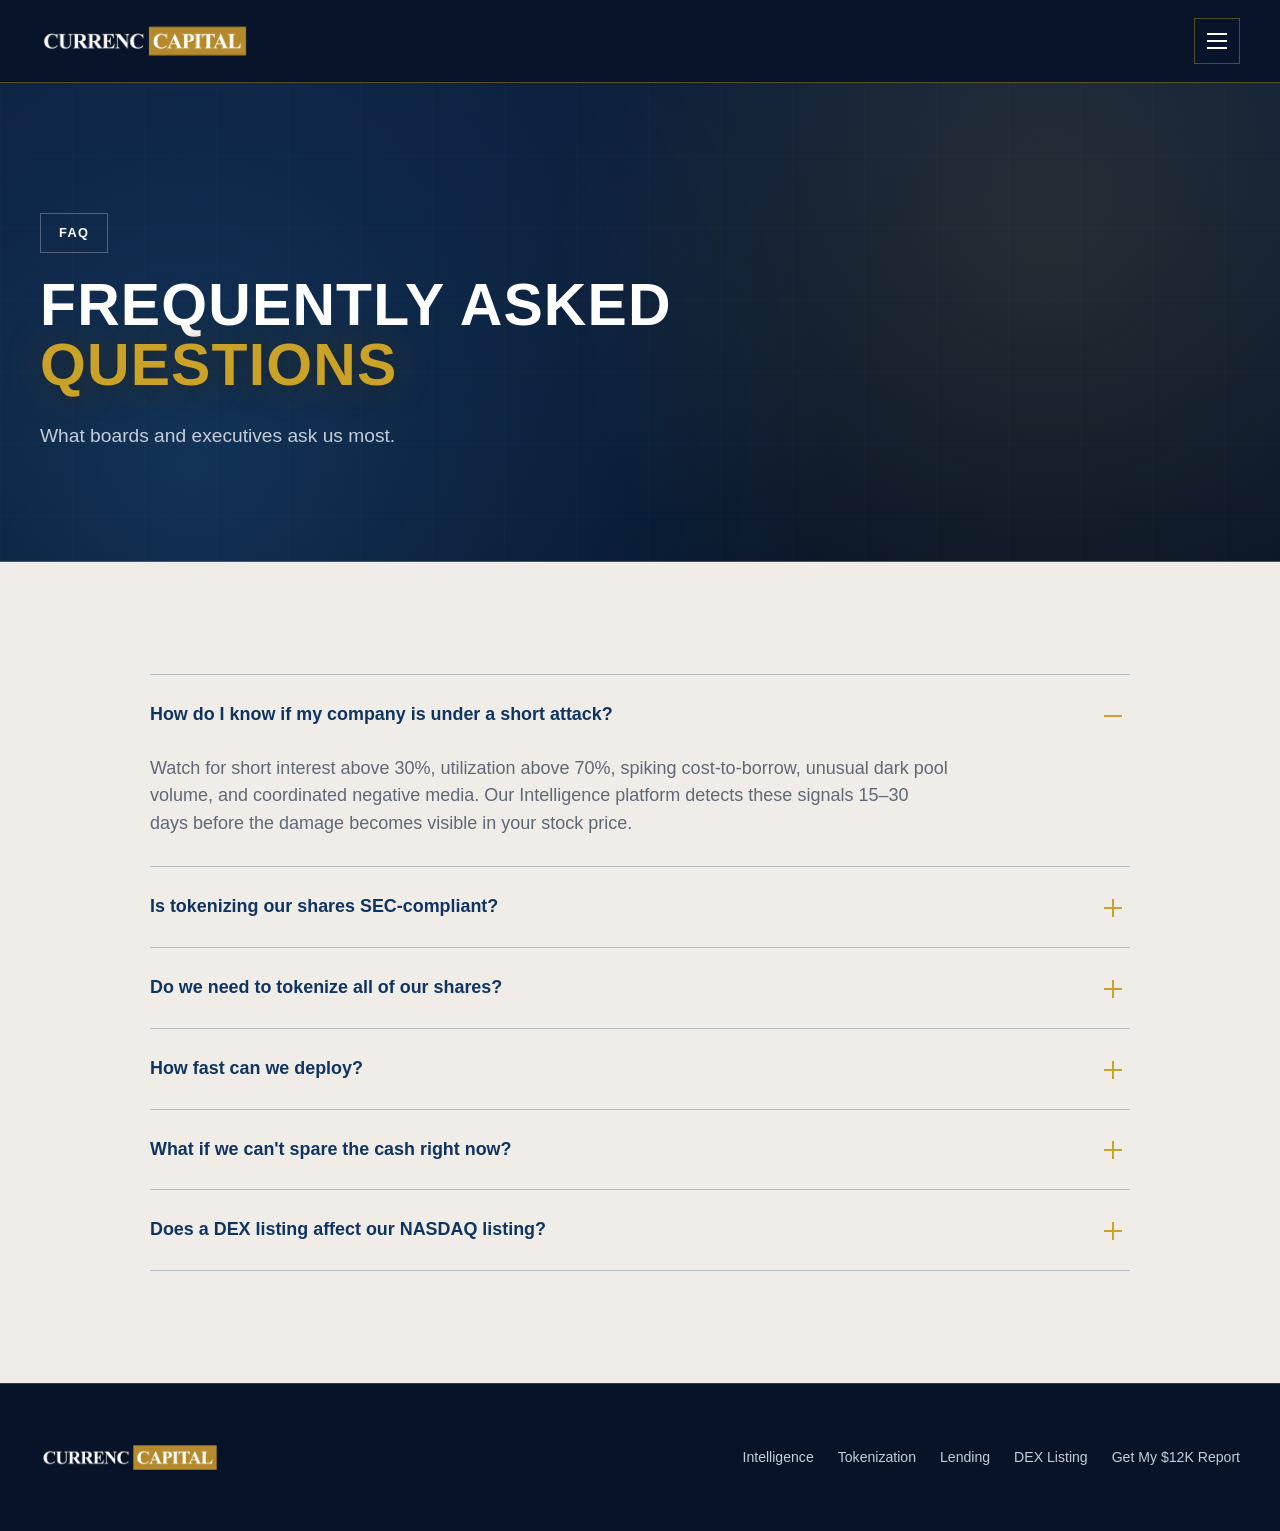
<file: faq.html>
<!doctype html>
<html lang="en">
  <head>
    <meta charset="utf-8" />
    <meta name="viewport" content="width=device-width, initial-scale=1" />
    <title>FAQ | CURRENC Capital</title>
    <meta name="description" content="Frequently asked questions about CURRENC Capital's Equity Defense Infrastructure." />
    <link rel="stylesheet" href="./styles.css?v=2026071an" />
  </head>
  <body>
    <svg class="icon-sprite" aria-hidden="true" focusable="false">
      <defs>
        <symbol id="icon-radar" viewBox="0 0 24 24">
          <circle cx="12" cy="12" r="9" fill="none" stroke="currentColor" stroke-width="1.6" />
          <circle cx="12" cy="12" r="4.2" fill="none" stroke="currentColor" stroke-width="1.6" />
          <circle cx="12" cy="12" r="1.3" fill="currentColor" stroke="none" />
          <path d="M12 3v3M21 12h-3" stroke="currentColor" stroke-width="1.6" stroke-linecap="round" />
        </symbol>
        <symbol id="icon-coin" viewBox="0 0 24 24">
          <circle cx="12" cy="12" r="8.5" fill="none" stroke="currentColor" stroke-width="1.6" />
          <circle cx="12" cy="12" r="4" fill="none" stroke="currentColor" stroke-width="1.4" />
          <path d="M12 2v2.2M12 19.8V22M2 12h2.2M19.8 12H22" stroke="currentColor" stroke-width="1.4" stroke-linecap="round" />
        </symbol>
        <symbol id="icon-bank" viewBox="0 0 24 24">
          <path d="M12 3 3 8h18L12 3z" fill="none" stroke="currentColor" stroke-width="1.6" stroke-linejoin="round" />
          <path d="M4 10h16M6 10v8M10.3 10v8M13.7 10v8M18 10v8M3 20h18" stroke="currentColor" stroke-width="1.6" stroke-linecap="round" />
        </symbol>
        <symbol id="icon-globe" viewBox="0 0 24 24">
          <circle cx="12" cy="12" r="9" fill="none" stroke="currentColor" stroke-width="1.6" />
          <ellipse cx="12" cy="12" rx="4" ry="9" fill="none" stroke="currentColor" stroke-width="1.6" />
          <path d="M3 12h18" stroke="currentColor" stroke-width="1.6" />
        </symbol>
        <symbol id="icon-megaphone" viewBox="0 0 24 24">
          <path d="M3 10v4h3l8 4.5V5.5L6 10H3z" fill="none" stroke="currentColor" stroke-width="1.6" stroke-linejoin="round" />
          <path d="M15 9.2a4 4 0 010 5.6" fill="none" stroke="currentColor" stroke-width="1.6" stroke-linecap="round" />
        </symbol>
        <symbol id="icon-ticker" viewBox="0 0 24 24">
          <path d="M3 16.5l5.5-6 4 3.5L21 5" fill="none" stroke="currentColor" stroke-width="1.7" stroke-linecap="round" stroke-linejoin="round" />
          <circle cx="21" cy="5" r="1.4" fill="currentColor" stroke="none" />
        </symbol>
        <symbol id="icon-clock" viewBox="0 0 24 24">
          <circle cx="12" cy="12" r="9" fill="none" stroke="currentColor" stroke-width="1.6" />
          <path d="M12 7v5l3.5 2" fill="none" stroke="currentColor" stroke-width="1.6" stroke-linecap="round" stroke-linejoin="round" />
        </symbol>
        <symbol id="icon-no-cash" viewBox="0 0 24 24">
          <rect x="2.5" y="6.5" width="19" height="12" rx="1.4" fill="none" stroke="currentColor" stroke-width="1.6" />
          <circle cx="12" cy="12.5" r="3" fill="none" stroke="currentColor" stroke-width="1.5" />
          <path d="M4 20L20 4" stroke="currentColor" stroke-width="1.6" stroke-linecap="round" />
        </symbol>
        <symbol id="icon-building" viewBox="0 0 24 24">
          <path d="M4 21V7.2L12 3l8 4.2V21" fill="none" stroke="currentColor" stroke-width="1.6" stroke-linejoin="round" />
          <path d="M9.5 21v-5.5h5V21M3 21h18" fill="none" stroke="currentColor" stroke-width="1.6" stroke-linecap="round" />
        </symbol>
        <symbol id="icon-warning" viewBox="0 0 24 24">
          <path d="M12 3 22 20H2L12 3z" fill="none" stroke="currentColor" stroke-width="1.6" stroke-linejoin="round" />
          <path d="M12 10v4M12 17h.01" stroke="currentColor" stroke-width="1.8" stroke-linecap="round" />
        </symbol>
        <symbol id="icon-gauge" viewBox="0 0 24 24">
          <path d="M4 16a8 8 0 0116 0" fill="none" stroke="currentColor" stroke-width="1.6" stroke-linecap="round" />
          <path d="M12 16l4.2-5" stroke="currentColor" stroke-width="1.6" stroke-linecap="round" />
          <circle cx="12" cy="16" r="1.3" fill="currentColor" stroke="none" />
        </symbol>
        <symbol id="icon-trend-down" viewBox="0 0 24 24">
          <path d="M3 6l6.5 6.5 4-4L21 17" fill="none" stroke="currentColor" stroke-width="1.7" stroke-linecap="round" stroke-linejoin="round" />
          <path d="M21 10.5V17h-6.5" fill="none" stroke="currentColor" stroke-width="1.7" stroke-linecap="round" stroke-linejoin="round" />
        </symbol>
        <symbol id="icon-trend-up" viewBox="0 0 24 24">
          <path d="M3 17.5l6.5-6.5 4 4L21 6.5" fill="none" stroke="currentColor" stroke-width="1.7" stroke-linecap="round" stroke-linejoin="round" />
          <path d="M15 6.5h6V12.5" fill="none" stroke="currentColor" stroke-width="1.7" stroke-linecap="round" stroke-linejoin="round" />
        </symbol>
        <symbol id="icon-hourglass" viewBox="0 0 24 24">
          <path d="M6 3h12M6 21h12" stroke="currentColor" stroke-width="1.6" stroke-linecap="round" />
          <path d="M7 3c0 5 5 5.4 5 9s-5 4-5 9M17 3c0 5-5 5.4-5 9s5 4 5 9" fill="none" stroke="currentColor" stroke-width="1.6" stroke-linejoin="round" />
        </symbol>
        <symbol id="icon-layers" viewBox="0 0 24 24">
          <path d="M12 2 2 7.5l10 5 10-5L12 2z" fill="none" stroke="currentColor" stroke-width="1.6" stroke-linejoin="round" />
          <path d="M2 12.3l10 5 10-5M2 17l10 5 10-5" fill="none" stroke="currentColor" stroke-width="1.6" stroke-linejoin="round" />
        </symbol>
        <symbol id="icon-shuffle" viewBox="0 0 24 24">
          <path d="M17 3h4v4M3 21 21 3M21 17v4h-4M14.5 14.5 21 21M3 3l5.5 5.5" fill="none" stroke="currentColor" stroke-width="1.6" stroke-linecap="round" stroke-linejoin="round" />
        </symbol>
        <symbol id="icon-moon" viewBox="0 0 24 24">
          <path d="M20.5 13.4A8.5 8.5 0 1110.6 3.5a7 7 0 009.9 9.9z" fill="none" stroke="currentColor" stroke-width="1.6" stroke-linejoin="round" />
        </symbol>
        <symbol id="icon-arrow-right" viewBox="0 0 24 24">
          <path d="M4 12h14M13 6l6 6-6 6" fill="none" stroke="currentColor" stroke-width="1.8" stroke-linecap="square" />
        </symbol>
        <symbol id="icon-badge-check" viewBox="0 0 24 24">
          <path d="M12 2.5 15 4.6 18.8 5 18 8.8 19 12l-1 3.2.8 3.8-3.8.4L12 21.5 9 19.4l-3.8-.4.8-3.8L5 12l1-3.2L5.2 5 9 4.6 12 2.5z" fill="none" stroke="currentColor" stroke-width="1.4" stroke-linejoin="round" />
          <path d="M8.5 12.3l2.3 2.3 4.7-4.7" fill="none" stroke="currentColor" stroke-width="1.7" stroke-linecap="round" stroke-linejoin="round" />
        </symbol>
        <symbol id="icon-rocket" viewBox="0 0 24 24">
          <path d="M14.5 4.5c3 .3 5 2.3 5.3 5.3-3.6.9-7.5 5.2-9.6 9.4l-3-3c4.2-2.1 8.5-6 9.4-9.6z" fill="none" stroke="currentColor" stroke-width="1.6" stroke-linejoin="round" />
          <path d="M4.8 19.2c.6-2.2 1.8-3.6 3.6-4M4.8 19.2c2.2-.6 3.6-1.8 4-3.6" fill="none" stroke="currentColor" stroke-width="1.6" stroke-linecap="round" />
          <circle cx="15" cy="9" r="1.4" fill="currentColor" stroke="none" />
        </symbol>
        <symbol id="icon-dollar" viewBox="0 0 24 24">
          <circle cx="12" cy="12" r="9" fill="none" stroke="currentColor" stroke-width="1.6" />
          <path d="M12 6.5v11M15 9.6c0-1.5-1.4-2.6-3-2.6s-3 1-3 2.4 1.3 2 3 2.6 3 1.1 3 2.6-1.4 2.4-3 2.4-3-1.1-3-2.4" fill="none" stroke="currentColor" stroke-width="1.5" stroke-linecap="round" />
        </symbol>
        <symbol id="icon-calendar" viewBox="0 0 24 24">
          <rect x="3" y="5" width="18" height="16" rx="1.4" fill="none" stroke="currentColor" stroke-width="1.6" />
          <path d="M3 10h18M8 3v4M16 3v4" stroke="currentColor" stroke-width="1.6" stroke-linecap="round" />
        </symbol>
        <symbol id="icon-mail" viewBox="0 0 24 24">
          <rect x="2.5" y="5" width="19" height="14" rx="1.4" fill="none" stroke="currentColor" stroke-width="1.6" />
          <path d="M3.5 6.5 12 13l8.5-6.5" fill="none" stroke="currentColor" stroke-width="1.6" stroke-linecap="round" stroke-linejoin="round" />
        </symbol>
        <symbol id="icon-doc" viewBox="0 0 24 24">
          <path d="M6 2.5h8L19 7.5V21.5H6z" fill="none" stroke="currentColor" stroke-width="1.6" stroke-linejoin="round" />
          <path d="M14 2.5v5h5M9 12h7M9 15.5h7M9 8.5h3" stroke="currentColor" stroke-width="1.5" stroke-linecap="round" />
        </symbol>
        <symbol id="icon-book" viewBox="0 0 24 24">
          <path d="M4 4.5A2.5 2.5 0 016.5 2H20v17.5H6.5A2.5 2.5 0 004 22z" fill="none" stroke="currentColor" stroke-width="1.6" stroke-linejoin="round" />
          <path d="M4 19.5A2.5 2.5 0 016.5 17H20M8 6.5h8" stroke="currentColor" stroke-width="1.6" stroke-linecap="round" />
        </symbol>
        <symbol id="icon-list" viewBox="0 0 24 24">
          <path d="M8 6h13M8 12h13M8 18h13" stroke="currentColor" stroke-width="1.7" stroke-linecap="round" />
          <path d="M3.5 6h.01M3.5 12h.01M3.5 18h.01" stroke="currentColor" stroke-width="2.4" stroke-linecap="round" />
        </symbol>
        <symbol id="icon-send" viewBox="0 0 24 24">
          <path d="M21 3 3 10.5l7 2.5 2.5 7L21 3z" fill="none" stroke="currentColor" stroke-width="1.6" stroke-linejoin="round" />
          <path d="M10 13 21 3" stroke="currentColor" stroke-width="1.6" stroke-linecap="round" />
        </symbol>
        <symbol id="icon-shield" viewBox="0 0 24 24">
          <path d="M12 2.5c2.6 1.2 4.6 1.7 7 2.2-.1 6.3-2 10.6-7 13.8-5-3.2-6.9-7.5-7-13.8 2.4-.5 4.4-1 7-2.2z" fill="none" stroke="currentColor" stroke-width="1.6" stroke-linejoin="round" />
          <path d="M9 11.5l2.2 2.2 4-4.5" fill="none" stroke="currentColor" stroke-width="1.7" stroke-linecap="round" stroke-linejoin="round" />
        </symbol>
      </defs>
    </svg>

    <header class="site-header">
      <div class="container header-inner">
        <a class="brand" href="./index.html" aria-label="CURRENC Capital home">
          <img src="./Resources/All-Logos_Currenc-Capital_Logo_White.png" alt="CURRENC Capital" />
        </a>
        <button class="nav-toggle" type="button" aria-label="Open menu" aria-expanded="false" aria-controls="primary-nav">
          <span></span><span></span><span></span>
        </button>
        <nav class="site-nav" id="primary-nav" aria-label="Primary navigation">
          <a data-i18n="common.nav.home" href="./index.html">Home</a>
          <a data-i18n="common.nav.story" href="./our-story.html">Our Story</a>
          <a data-i18n="common.nav.problem" href="./index.html#problem">Problem</a>
          <div class="nav-dd">
            <a class="nav-dd-toggle" href="./index.html#solution"><span data-i18n="common.nav.arsenal">Arsenal</span><svg class="nav-chev" viewBox="0 0 16 16" width="12" height="12" fill="none" aria-hidden="true"><path d="M4 6l4 4 4-4" stroke="currentColor" stroke-width="1.6" stroke-linecap="round" stroke-linejoin="round"/></svg></a>
            <div class="nav-dd-menu">
              <a data-i18n="common.nav.arsenal_overview" href="./index.html#solution">Arsenal Overview</a>
              <a data-i18n="common.nav.w01" href="weapon-intelligence.html">01 · Intelligence</a>
              <a data-i18n="common.nav.w02" href="weapon-tokenization.html">02 · Tokenization</a>
              <a data-i18n="common.nav.w03" href="weapon-lending.html">03 · Lending</a>
              <a data-i18n="common.nav.w04" href="weapon-dex-listing.html">04 · DEX Listing</a>
            </div>
          </div>
          <a data-i18n="common.nav.deployment" href="./index.html#deployment">Deployment</a>
          <a data-i18n="common.nav.partner" href="./partner-reseller.html">Partner Reseller (IR)</a>
          <a class="nav-cta nav-cta-mobile" data-i18n="common.cta.report" href="./short-analysis.html">Get My $12K Report</a>
          <div class="lang-switch lang-switch-mobile">
            <select class="lang-select" aria-label="Select language">
              <option value="en">Eng</option>
              <option value="zh-Hant">繁</option>
              <option value="zh-Hans">簡</option>
            </select>
          </div>
        </nav>
        <div class="lang-switch lang-switch-desktop">
          <select class="lang-select" aria-label="Select language">
            <option value="en">Eng</option>
            <option value="zh-Hant">繁</option>
            <option value="zh-Hans">簡</option>
          </select>
        </div>
        <a class="nav-cta nav-cta-desktop" data-i18n="common.cta.report" href="./short-analysis.html">Get My $12K Report</a>
      </div>
    </header>
    <div class="nav-scrim" hidden></div>
    <main>
      <section class="page-hero">
        <div class="container">
          <span class="page-hero-num" aria-hidden="true"></span>
          <p class="meta">FAQ</p>
          <h1>FREQUENTLY ASKED <span class="h1-accent">QUESTIONS</span></h1>
          <p class="hero-subhead">What boards and executives ask us most.</p>
        </div>
      </section>

      <section class="section-full section-light reveal">
        <div class="container">
          <div class="faq-list">
            <details class="faq-item" open>
              <summary data-i18n="home.faqq.001">How do I know if my company is under a short attack?<span class="faq-marker" aria-hidden="true"></span></summary>
              <div class="faq-body">
                <p data-i18n="home.faq.004">Watch for short interest above 30%, utilization above 70%, spiking cost-to-borrow, unusual dark pool volume, and coordinated negative media. Our Intelligence platform detects these signals 15–30 days before the damage becomes visible in your stock price.</p>
              </div>
            </details>
            <details class="faq-item">
              <summary data-i18n="home.faqq.002">Is tokenizing our shares SEC-compliant?<span class="faq-marker" aria-hidden="true"></span></summary>
              <div class="faq-body">
                <p data-i18n="home.faq.005">Yes. Tokenization is executed through Securitize — the first FINRA-approved broker-dealer for tokenized securities, with a registered ATS and over $1B tokenized. ERC-1400 security tokens carry programmable, auto-enforced compliance.</p>
              </div>
            </details>
            <details class="faq-item">
              <summary data-i18n="home.faqq.003">Do we need to tokenize all of our shares?<span class="faq-marker" aria-hidden="true"></span></summary>
              <div class="faq-body">
                <p data-i18n="home.faq.006">No. Most companies start with insider and treasury blocks. Every share you tokenize is a share removed from the global lending pool — reducing the ammunition available to short sellers. Each weapon is modular and can be deployed independently.</p>
              </div>
            </details>
            <details class="faq-item">
              <summary data-i18n="home.faqq.004">How fast can we deploy?<span class="faq-marker" aria-hidden="true"></span></summary>
              <div class="faq-body">
                <p data-i18n="home.faq.007">Intelligence + Tokenization go live in 4 weeks from signed engagement. Lending protocols add 2–3 weeks, DEX listing 3–4 weeks, and IR &amp; Market Making runs as an ongoing engagement.</p>
              </div>
            </details>
            <details class="faq-item">
              <summary data-i18n="home.faqq.005">What if we can't spare the cash right now?<span class="faq-marker" aria-hidden="true"></span></summary>
              <div class="faq-body">
                <p data-i18n="home.faq.008">We offer a no-cash-outlay option — pay in shares at the current market price. Companies under attack need every dollar for operations; our pricing is built around that reality.</p>
              </div>
            </details>
            <details class="faq-item">
              <summary data-i18n="home.faqq.006">Does a DEX listing affect our NASDAQ listing?<span class="faq-marker" aria-hidden="true"></span></summary>
              <div class="faq-body">
                <p data-i18n="home.faq.009">No — it's complementary. Your NASDAQ listing continues unchanged while tokenized shares trade 24/7 on-chain. Cross-market arbitrage by an institutional market maker keeps pricing in parity between venues.</p>
              </div>
            </details>
          </div>
        </div>
      </section>
    </main>

    <footer class="footer-simple">
      <div class="container">
        <img src="./Resources/All-Logos_Currenc-Capital_Logo_White.png" alt="CURRENC Capital" />
        <nav aria-label="Footer navigation">
          <a data-i18n="common.footer.intel" href="./weapon-intelligence.html">Intelligence</a>
          <a data-i18n="common.footer.token" href="./weapon-tokenization.html">Tokenization</a>
          <a data-i18n="common.footer.lend" href="./weapon-lending.html">Lending</a>
          <a data-i18n="common.footer.dex" href="./weapon-dex-listing.html">DEX Listing</a>
          <a data-i18n="common.cta.report" href="./short-analysis.html">Get My $12K Report</a>
        </nav>
      </div>
    </footer>

    <script src="./translations.js?v=2026071an"></script>
    <script src="./i18n.js?v=2026071an"></script>
    <script src="./script.js?v=2026071an"></script>
  </body>
</html>
</file>
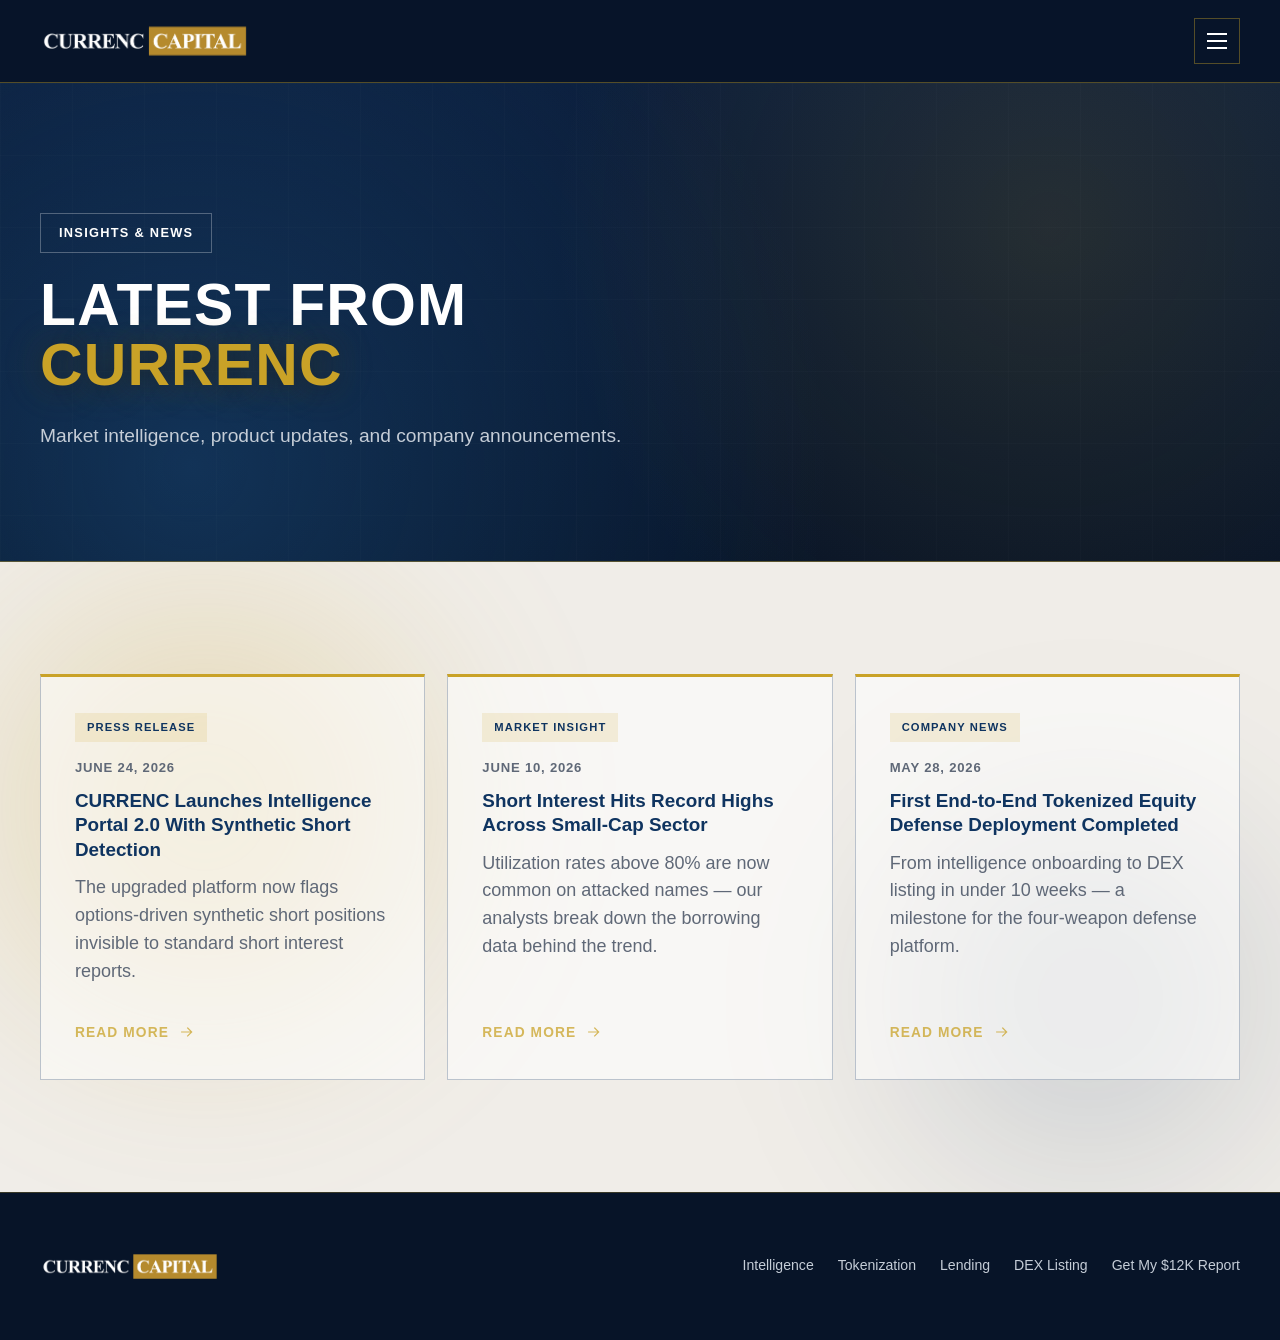
<file: insights.html>
<!doctype html>
<html lang="en">
  <head>
    <meta charset="utf-8" />
    <meta name="viewport" content="width=device-width, initial-scale=1" />
    <title>Insights &amp; News | CURRENC Capital</title>
    <meta name="description" content="Market intelligence, product updates, and company announcements from CURRENC Capital." />
    <link rel="stylesheet" href="./styles.css?v=2026071an" />
  </head>
  <body>
    <svg class="icon-sprite" aria-hidden="true" focusable="false">
      <defs>
        <symbol id="icon-radar" viewBox="0 0 24 24">
          <circle cx="12" cy="12" r="9" fill="none" stroke="currentColor" stroke-width="1.6" />
          <circle cx="12" cy="12" r="4.2" fill="none" stroke="currentColor" stroke-width="1.6" />
          <circle cx="12" cy="12" r="1.3" fill="currentColor" stroke="none" />
          <path d="M12 3v3M21 12h-3" stroke="currentColor" stroke-width="1.6" stroke-linecap="round" />
        </symbol>
        <symbol id="icon-coin" viewBox="0 0 24 24">
          <circle cx="12" cy="12" r="8.5" fill="none" stroke="currentColor" stroke-width="1.6" />
          <circle cx="12" cy="12" r="4" fill="none" stroke="currentColor" stroke-width="1.4" />
          <path d="M12 2v2.2M12 19.8V22M2 12h2.2M19.8 12H22" stroke="currentColor" stroke-width="1.4" stroke-linecap="round" />
        </symbol>
        <symbol id="icon-bank" viewBox="0 0 24 24">
          <path d="M12 3 3 8h18L12 3z" fill="none" stroke="currentColor" stroke-width="1.6" stroke-linejoin="round" />
          <path d="M4 10h16M6 10v8M10.3 10v8M13.7 10v8M18 10v8M3 20h18" stroke="currentColor" stroke-width="1.6" stroke-linecap="round" />
        </symbol>
        <symbol id="icon-globe" viewBox="0 0 24 24">
          <circle cx="12" cy="12" r="9" fill="none" stroke="currentColor" stroke-width="1.6" />
          <ellipse cx="12" cy="12" rx="4" ry="9" fill="none" stroke="currentColor" stroke-width="1.6" />
          <path d="M3 12h18" stroke="currentColor" stroke-width="1.6" />
        </symbol>
        <symbol id="icon-megaphone" viewBox="0 0 24 24">
          <path d="M3 10v4h3l8 4.5V5.5L6 10H3z" fill="none" stroke="currentColor" stroke-width="1.6" stroke-linejoin="round" />
          <path d="M15 9.2a4 4 0 010 5.6" fill="none" stroke="currentColor" stroke-width="1.6" stroke-linecap="round" />
        </symbol>
        <symbol id="icon-ticker" viewBox="0 0 24 24">
          <path d="M3 16.5l5.5-6 4 3.5L21 5" fill="none" stroke="currentColor" stroke-width="1.7" stroke-linecap="round" stroke-linejoin="round" />
          <circle cx="21" cy="5" r="1.4" fill="currentColor" stroke="none" />
        </symbol>
        <symbol id="icon-clock" viewBox="0 0 24 24">
          <circle cx="12" cy="12" r="9" fill="none" stroke="currentColor" stroke-width="1.6" />
          <path d="M12 7v5l3.5 2" fill="none" stroke="currentColor" stroke-width="1.6" stroke-linecap="round" stroke-linejoin="round" />
        </symbol>
        <symbol id="icon-no-cash" viewBox="0 0 24 24">
          <rect x="2.5" y="6.5" width="19" height="12" rx="1.4" fill="none" stroke="currentColor" stroke-width="1.6" />
          <circle cx="12" cy="12.5" r="3" fill="none" stroke="currentColor" stroke-width="1.5" />
          <path d="M4 20L20 4" stroke="currentColor" stroke-width="1.6" stroke-linecap="round" />
        </symbol>
        <symbol id="icon-building" viewBox="0 0 24 24">
          <path d="M4 21V7.2L12 3l8 4.2V21" fill="none" stroke="currentColor" stroke-width="1.6" stroke-linejoin="round" />
          <path d="M9.5 21v-5.5h5V21M3 21h18" fill="none" stroke="currentColor" stroke-width="1.6" stroke-linecap="round" />
        </symbol>
        <symbol id="icon-warning" viewBox="0 0 24 24">
          <path d="M12 3 22 20H2L12 3z" fill="none" stroke="currentColor" stroke-width="1.6" stroke-linejoin="round" />
          <path d="M12 10v4M12 17h.01" stroke="currentColor" stroke-width="1.8" stroke-linecap="round" />
        </symbol>
        <symbol id="icon-gauge" viewBox="0 0 24 24">
          <path d="M4 16a8 8 0 0116 0" fill="none" stroke="currentColor" stroke-width="1.6" stroke-linecap="round" />
          <path d="M12 16l4.2-5" stroke="currentColor" stroke-width="1.6" stroke-linecap="round" />
          <circle cx="12" cy="16" r="1.3" fill="currentColor" stroke="none" />
        </symbol>
        <symbol id="icon-trend-down" viewBox="0 0 24 24">
          <path d="M3 6l6.5 6.5 4-4L21 17" fill="none" stroke="currentColor" stroke-width="1.7" stroke-linecap="round" stroke-linejoin="round" />
          <path d="M21 10.5V17h-6.5" fill="none" stroke="currentColor" stroke-width="1.7" stroke-linecap="round" stroke-linejoin="round" />
        </symbol>
        <symbol id="icon-trend-up" viewBox="0 0 24 24">
          <path d="M3 17.5l6.5-6.5 4 4L21 6.5" fill="none" stroke="currentColor" stroke-width="1.7" stroke-linecap="round" stroke-linejoin="round" />
          <path d="M15 6.5h6V12.5" fill="none" stroke="currentColor" stroke-width="1.7" stroke-linecap="round" stroke-linejoin="round" />
        </symbol>
        <symbol id="icon-hourglass" viewBox="0 0 24 24">
          <path d="M6 3h12M6 21h12" stroke="currentColor" stroke-width="1.6" stroke-linecap="round" />
          <path d="M7 3c0 5 5 5.4 5 9s-5 4-5 9M17 3c0 5-5 5.4-5 9s5 4 5 9" fill="none" stroke="currentColor" stroke-width="1.6" stroke-linejoin="round" />
        </symbol>
        <symbol id="icon-layers" viewBox="0 0 24 24">
          <path d="M12 2 2 7.5l10 5 10-5L12 2z" fill="none" stroke="currentColor" stroke-width="1.6" stroke-linejoin="round" />
          <path d="M2 12.3l10 5 10-5M2 17l10 5 10-5" fill="none" stroke="currentColor" stroke-width="1.6" stroke-linejoin="round" />
        </symbol>
        <symbol id="icon-shuffle" viewBox="0 0 24 24">
          <path d="M17 3h4v4M3 21 21 3M21 17v4h-4M14.5 14.5 21 21M3 3l5.5 5.5" fill="none" stroke="currentColor" stroke-width="1.6" stroke-linecap="round" stroke-linejoin="round" />
        </symbol>
        <symbol id="icon-moon" viewBox="0 0 24 24">
          <path d="M20.5 13.4A8.5 8.5 0 1110.6 3.5a7 7 0 009.9 9.9z" fill="none" stroke="currentColor" stroke-width="1.6" stroke-linejoin="round" />
        </symbol>
        <symbol id="icon-arrow-right" viewBox="0 0 24 24">
          <path d="M4 12h14M13 6l6 6-6 6" fill="none" stroke="currentColor" stroke-width="1.8" stroke-linecap="square" />
        </symbol>
        <symbol id="icon-badge-check" viewBox="0 0 24 24">
          <path d="M12 2.5 15 4.6 18.8 5 18 8.8 19 12l-1 3.2.8 3.8-3.8.4L12 21.5 9 19.4l-3.8-.4.8-3.8L5 12l1-3.2L5.2 5 9 4.6 12 2.5z" fill="none" stroke="currentColor" stroke-width="1.4" stroke-linejoin="round" />
          <path d="M8.5 12.3l2.3 2.3 4.7-4.7" fill="none" stroke="currentColor" stroke-width="1.7" stroke-linecap="round" stroke-linejoin="round" />
        </symbol>
        <symbol id="icon-rocket" viewBox="0 0 24 24">
          <path d="M14.5 4.5c3 .3 5 2.3 5.3 5.3-3.6.9-7.5 5.2-9.6 9.4l-3-3c4.2-2.1 8.5-6 9.4-9.6z" fill="none" stroke="currentColor" stroke-width="1.6" stroke-linejoin="round" />
          <path d="M4.8 19.2c.6-2.2 1.8-3.6 3.6-4M4.8 19.2c2.2-.6 3.6-1.8 4-3.6" fill="none" stroke="currentColor" stroke-width="1.6" stroke-linecap="round" />
          <circle cx="15" cy="9" r="1.4" fill="currentColor" stroke="none" />
        </symbol>
        <symbol id="icon-dollar" viewBox="0 0 24 24">
          <circle cx="12" cy="12" r="9" fill="none" stroke="currentColor" stroke-width="1.6" />
          <path d="M12 6.5v11M15 9.6c0-1.5-1.4-2.6-3-2.6s-3 1-3 2.4 1.3 2 3 2.6 3 1.1 3 2.6-1.4 2.4-3 2.4-3-1.1-3-2.4" fill="none" stroke="currentColor" stroke-width="1.5" stroke-linecap="round" />
        </symbol>
        <symbol id="icon-calendar" viewBox="0 0 24 24">
          <rect x="3" y="5" width="18" height="16" rx="1.4" fill="none" stroke="currentColor" stroke-width="1.6" />
          <path d="M3 10h18M8 3v4M16 3v4" stroke="currentColor" stroke-width="1.6" stroke-linecap="round" />
        </symbol>
        <symbol id="icon-mail" viewBox="0 0 24 24">
          <rect x="2.5" y="5" width="19" height="14" rx="1.4" fill="none" stroke="currentColor" stroke-width="1.6" />
          <path d="M3.5 6.5 12 13l8.5-6.5" fill="none" stroke="currentColor" stroke-width="1.6" stroke-linecap="round" stroke-linejoin="round" />
        </symbol>
        <symbol id="icon-doc" viewBox="0 0 24 24">
          <path d="M6 2.5h8L19 7.5V21.5H6z" fill="none" stroke="currentColor" stroke-width="1.6" stroke-linejoin="round" />
          <path d="M14 2.5v5h5M9 12h7M9 15.5h7M9 8.5h3" stroke="currentColor" stroke-width="1.5" stroke-linecap="round" />
        </symbol>
        <symbol id="icon-book" viewBox="0 0 24 24">
          <path d="M4 4.5A2.5 2.5 0 016.5 2H20v17.5H6.5A2.5 2.5 0 004 22z" fill="none" stroke="currentColor" stroke-width="1.6" stroke-linejoin="round" />
          <path d="M4 19.5A2.5 2.5 0 016.5 17H20M8 6.5h8" stroke="currentColor" stroke-width="1.6" stroke-linecap="round" />
        </symbol>
        <symbol id="icon-list" viewBox="0 0 24 24">
          <path d="M8 6h13M8 12h13M8 18h13" stroke="currentColor" stroke-width="1.7" stroke-linecap="round" />
          <path d="M3.5 6h.01M3.5 12h.01M3.5 18h.01" stroke="currentColor" stroke-width="2.4" stroke-linecap="round" />
        </symbol>
        <symbol id="icon-send" viewBox="0 0 24 24">
          <path d="M21 3 3 10.5l7 2.5 2.5 7L21 3z" fill="none" stroke="currentColor" stroke-width="1.6" stroke-linejoin="round" />
          <path d="M10 13 21 3" stroke="currentColor" stroke-width="1.6" stroke-linecap="round" />
        </symbol>
        <symbol id="icon-shield" viewBox="0 0 24 24">
          <path d="M12 2.5c2.6 1.2 4.6 1.7 7 2.2-.1 6.3-2 10.6-7 13.8-5-3.2-6.9-7.5-7-13.8 2.4-.5 4.4-1 7-2.2z" fill="none" stroke="currentColor" stroke-width="1.6" stroke-linejoin="round" />
          <path d="M9 11.5l2.2 2.2 4-4.5" fill="none" stroke="currentColor" stroke-width="1.7" stroke-linecap="round" stroke-linejoin="round" />
        </symbol>
      </defs>
    </svg>

    <header class="site-header">
      <div class="container header-inner">
        <a class="brand" href="./index.html" aria-label="CURRENC Capital home">
          <img src="./Resources/All-Logos_Currenc-Capital_Logo_White.png" alt="CURRENC Capital" />
        </a>
        <button class="nav-toggle" type="button" aria-label="Open menu" aria-expanded="false" aria-controls="primary-nav">
          <span></span><span></span><span></span>
        </button>
        <nav class="site-nav" id="primary-nav" aria-label="Primary navigation">
          <a data-i18n="common.nav.home" href="./index.html">Home</a>
          <a data-i18n="common.nav.story" href="./our-story.html">Our Story</a>
          <a data-i18n="common.nav.problem" href="./index.html#problem">Problem</a>
          <div class="nav-dd">
            <a class="nav-dd-toggle" href="./index.html#solution"><span data-i18n="common.nav.arsenal">Arsenal</span><svg class="nav-chev" viewBox="0 0 16 16" width="12" height="12" fill="none" aria-hidden="true"><path d="M4 6l4 4 4-4" stroke="currentColor" stroke-width="1.6" stroke-linecap="round" stroke-linejoin="round"/></svg></a>
            <div class="nav-dd-menu">
              <a data-i18n="common.nav.arsenal_overview" href="./index.html#solution">Arsenal Overview</a>
              <a data-i18n="common.nav.w01" href="weapon-intelligence.html">01 · Intelligence</a>
              <a data-i18n="common.nav.w02" href="weapon-tokenization.html">02 · Tokenization</a>
              <a data-i18n="common.nav.w03" href="weapon-lending.html">03 · Lending</a>
              <a data-i18n="common.nav.w04" href="weapon-dex-listing.html">04 · DEX Listing</a>
            </div>
          </div>
          <a data-i18n="common.nav.deployment" href="./index.html#deployment">Deployment</a>
          <a data-i18n="common.nav.partner" href="./partner-reseller.html">Partner Reseller (IR)</a>
          <a class="nav-cta nav-cta-mobile" data-i18n="common.cta.report" href="./short-analysis.html">Get My $12K Report</a>
          <div class="lang-switch lang-switch-mobile">
            <select class="lang-select" aria-label="Select language">
              <option value="en">Eng</option>
              <option value="zh-Hant">繁</option>
              <option value="zh-Hans">簡</option>
            </select>
          </div>
        </nav>
        <div class="lang-switch lang-switch-desktop">
          <select class="lang-select" aria-label="Select language">
            <option value="en">Eng</option>
            <option value="zh-Hant">繁</option>
            <option value="zh-Hans">簡</option>
          </select>
        </div>
        <a class="nav-cta nav-cta-desktop" data-i18n="common.cta.report" href="./short-analysis.html">Get My $12K Report</a>
      </div>
    </header>
    <div class="nav-scrim" hidden></div>
    <main>
      <section class="page-hero">
        <div class="container">
          <span class="page-hero-num" aria-hidden="true"></span>
          <p class="meta">Insights &amp; News</p>
          <h1>LATEST FROM <span class="h1-accent">CURRENC</span></h1>
          <p class="hero-subhead">Market intelligence, product updates, and company announcements.</p>
        </div>
      </section>

      <section class="section-full section-light reveal">
        <div class="anim-bg light" aria-hidden="true"></div>
        <div class="container">
          <div class="news-grid reveal-stagger">
            <article class="news-card">
              <div class="news-tag">Press Release</div>
              <time datetime="2026-06-24">June 24, 2026</time>
              <h3 data-i18n="home.news.004">CURRENC Launches Intelligence Portal 2.0 With Synthetic Short Detection</h3>
              <p data-i18n="home.news.005">The upgraded platform now flags options-driven synthetic short positions invisible to standard short interest reports.</p>
              <span data-i18n="home.news.006" class="card-link is-soon">Read More<svg class="icon" aria-hidden="true"><use href="#icon-arrow-right"></use></svg></span>
            </article>
            <article class="news-card">
              <div class="news-tag">Market Insight</div>
              <time datetime="2026-06-10">June 10, 2026</time>
              <h3 data-i18n="home.news.007">Short Interest Hits Record Highs Across Small-Cap Sector</h3>
              <p data-i18n="home.news.008">Utilization rates above 80% are now common on attacked names — our analysts break down the borrowing data behind the trend.</p>
              <span data-i18n="home.news.009" class="card-link is-soon">Read More<svg class="icon" aria-hidden="true"><use href="#icon-arrow-right"></use></svg></span>
            </article>
            <article class="news-card">
              <div class="news-tag">Company News</div>
              <time datetime="2026-05-28">May 28, 2026</time>
              <h3 data-i18n="home.news.010">First End-to-End Tokenized Equity Defense Deployment Completed</h3>
              <p data-i18n="home.news.011">From intelligence onboarding to DEX listing in under 10 weeks — a milestone for the four-weapon defense platform.</p>
              <span data-i18n="home.news.012" class="card-link is-soon">Read More<svg class="icon" aria-hidden="true"><use href="#icon-arrow-right"></use></svg></span>
            </article>
          </div>
        </div>
      </section>
    </main>

    <footer class="footer-simple">
      <div class="container">
        <img src="./Resources/All-Logos_Currenc-Capital_Logo_White.png" alt="CURRENC Capital" />
        <nav aria-label="Footer navigation">
          <a data-i18n="common.footer.intel" href="./weapon-intelligence.html">Intelligence</a>
          <a data-i18n="common.footer.token" href="./weapon-tokenization.html">Tokenization</a>
          <a data-i18n="common.footer.lend" href="./weapon-lending.html">Lending</a>
          <a data-i18n="common.footer.dex" href="./weapon-dex-listing.html">DEX Listing</a>
          <a data-i18n="common.cta.report" href="./short-analysis.html">Get My $12K Report</a>
        </nav>
      </div>
    </footer>

    <script src="./translations.js?v=2026071an"></script>
    <script src="./i18n.js?v=2026071an"></script>
    <script src="./script.js?v=2026071an"></script>
  </body>
</html>
</file>
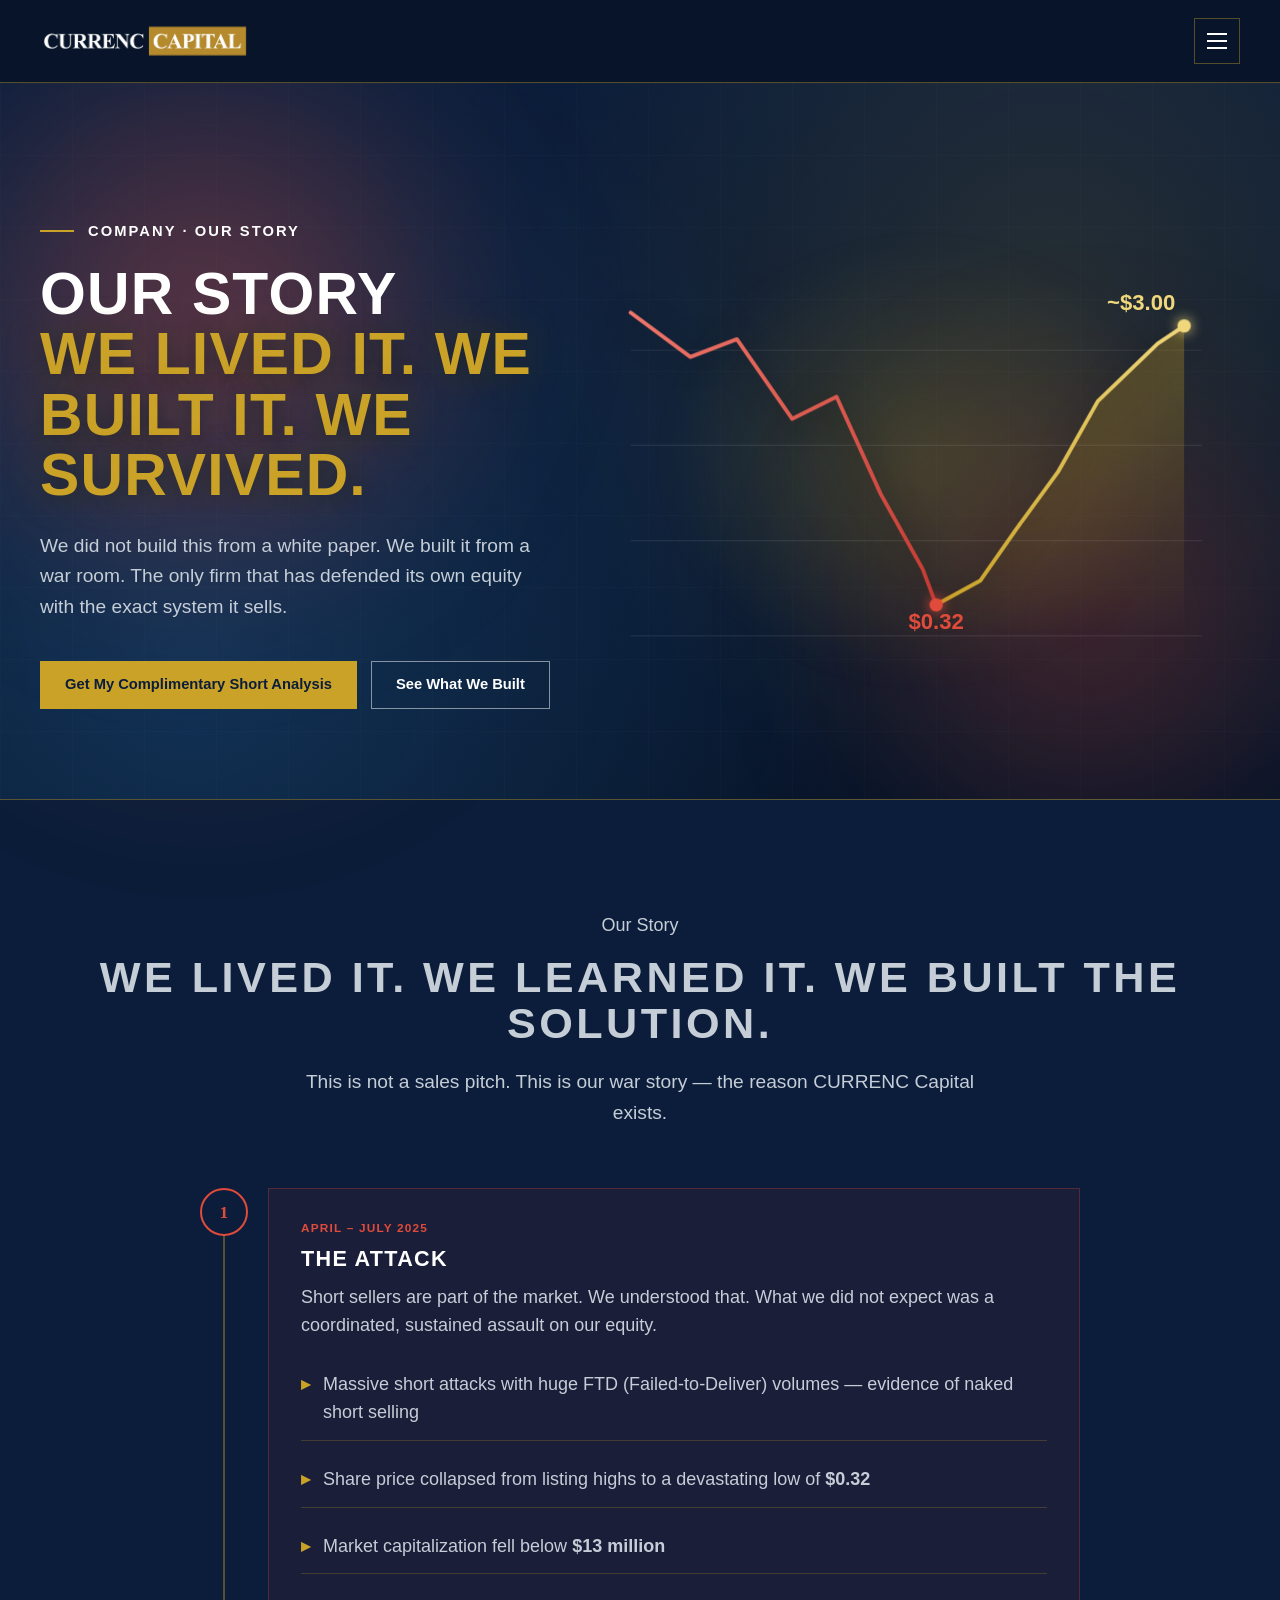
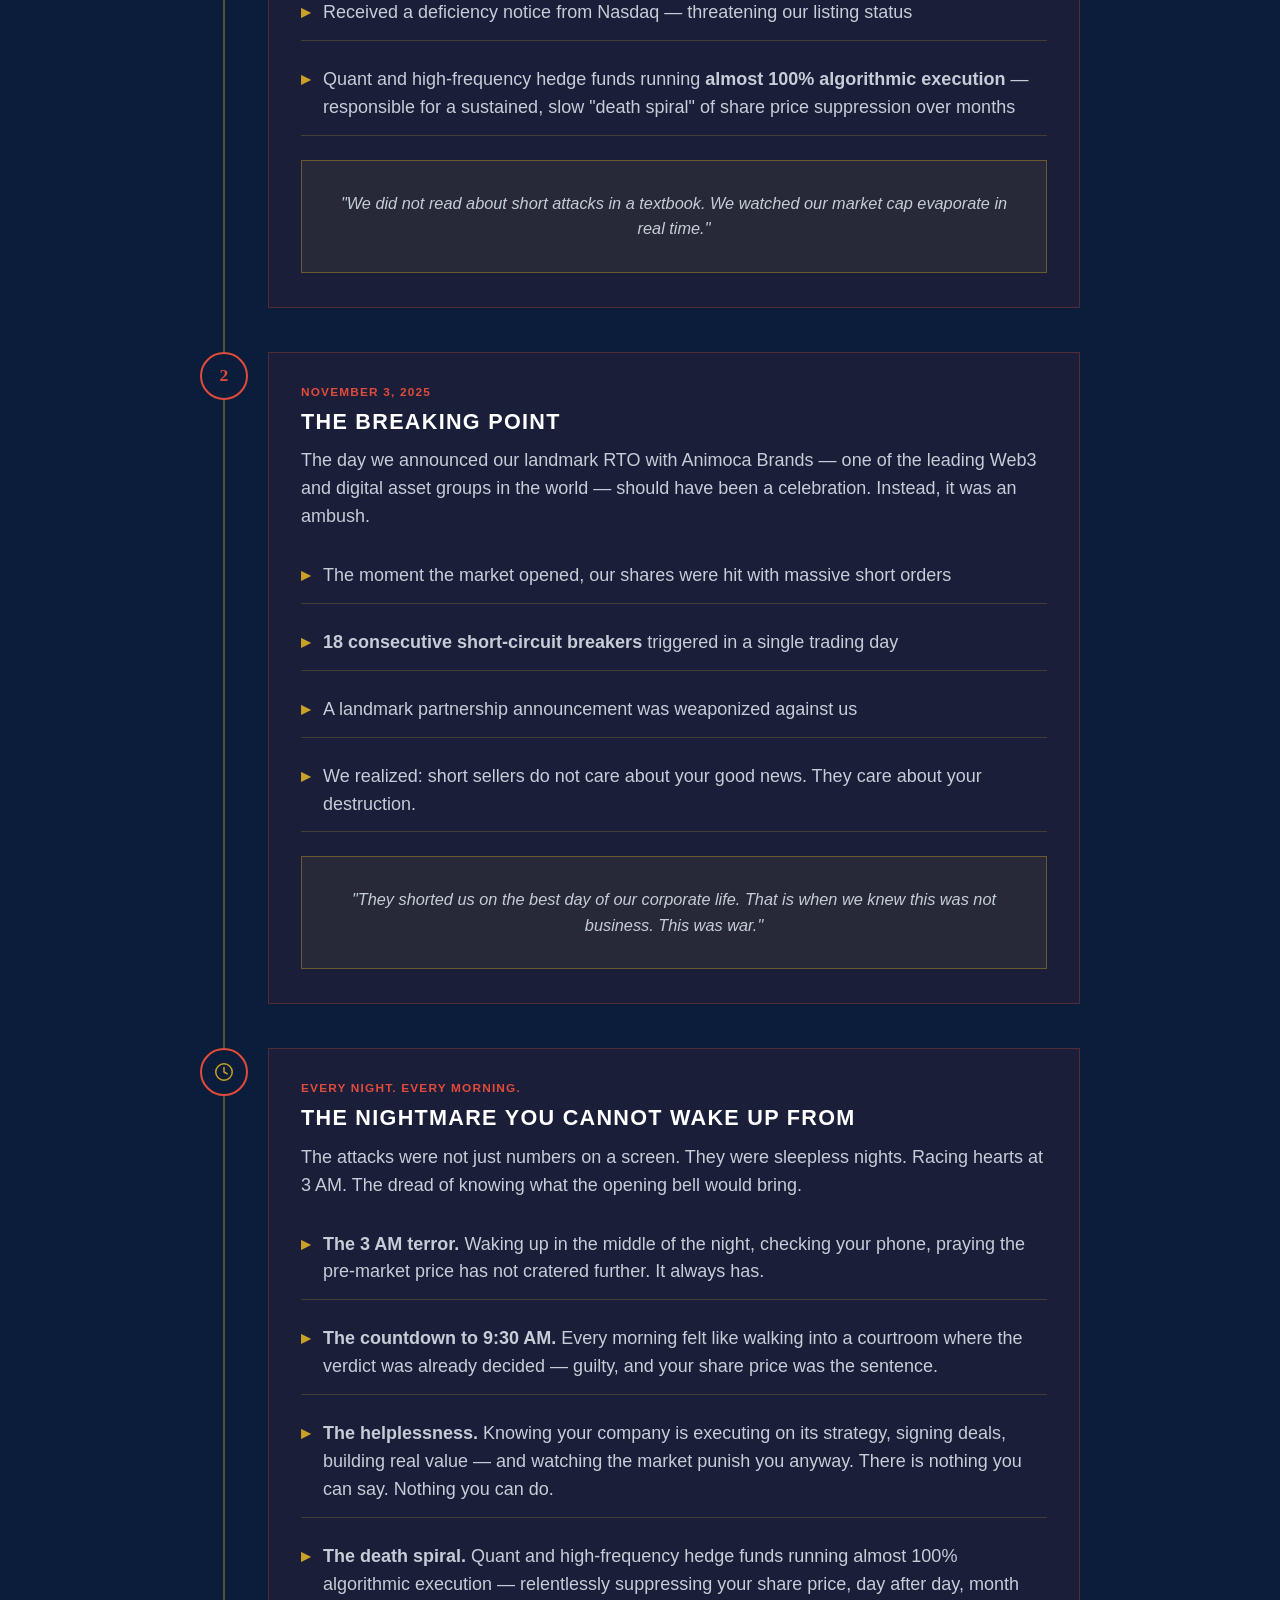
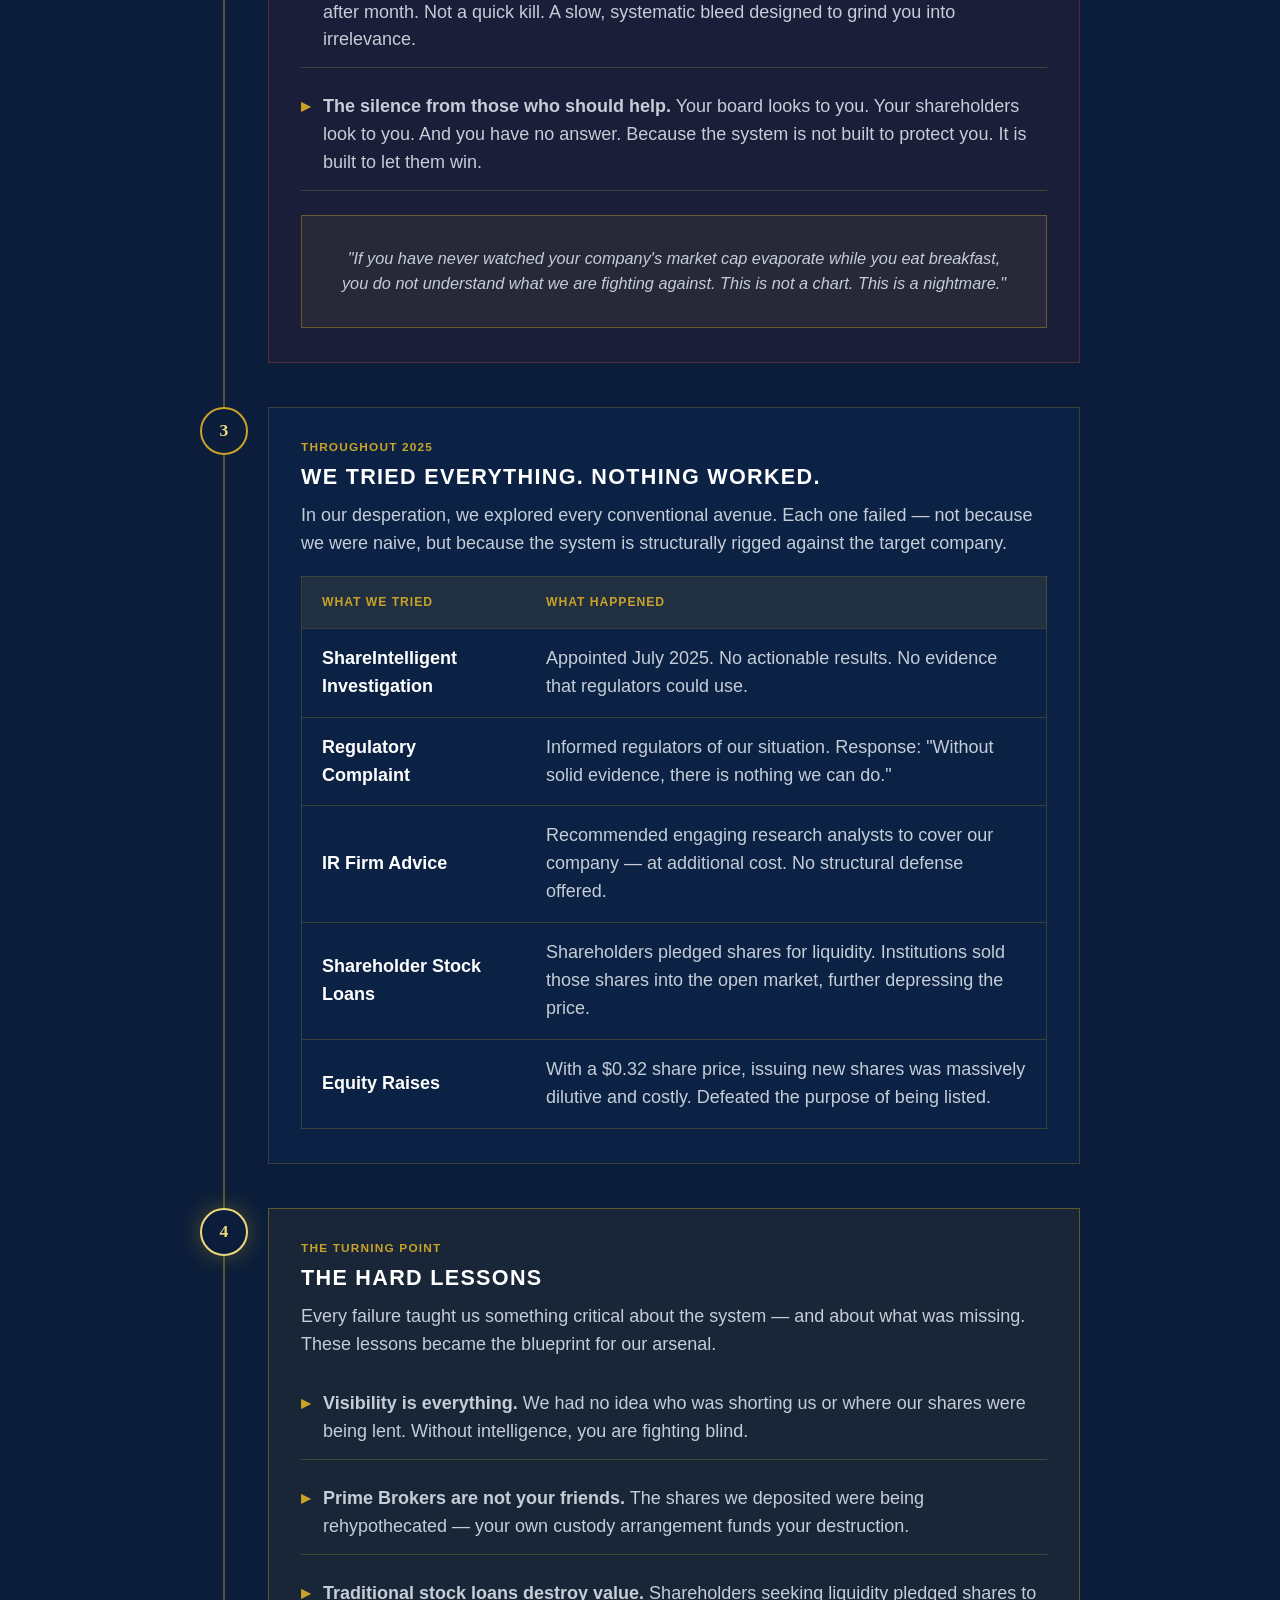
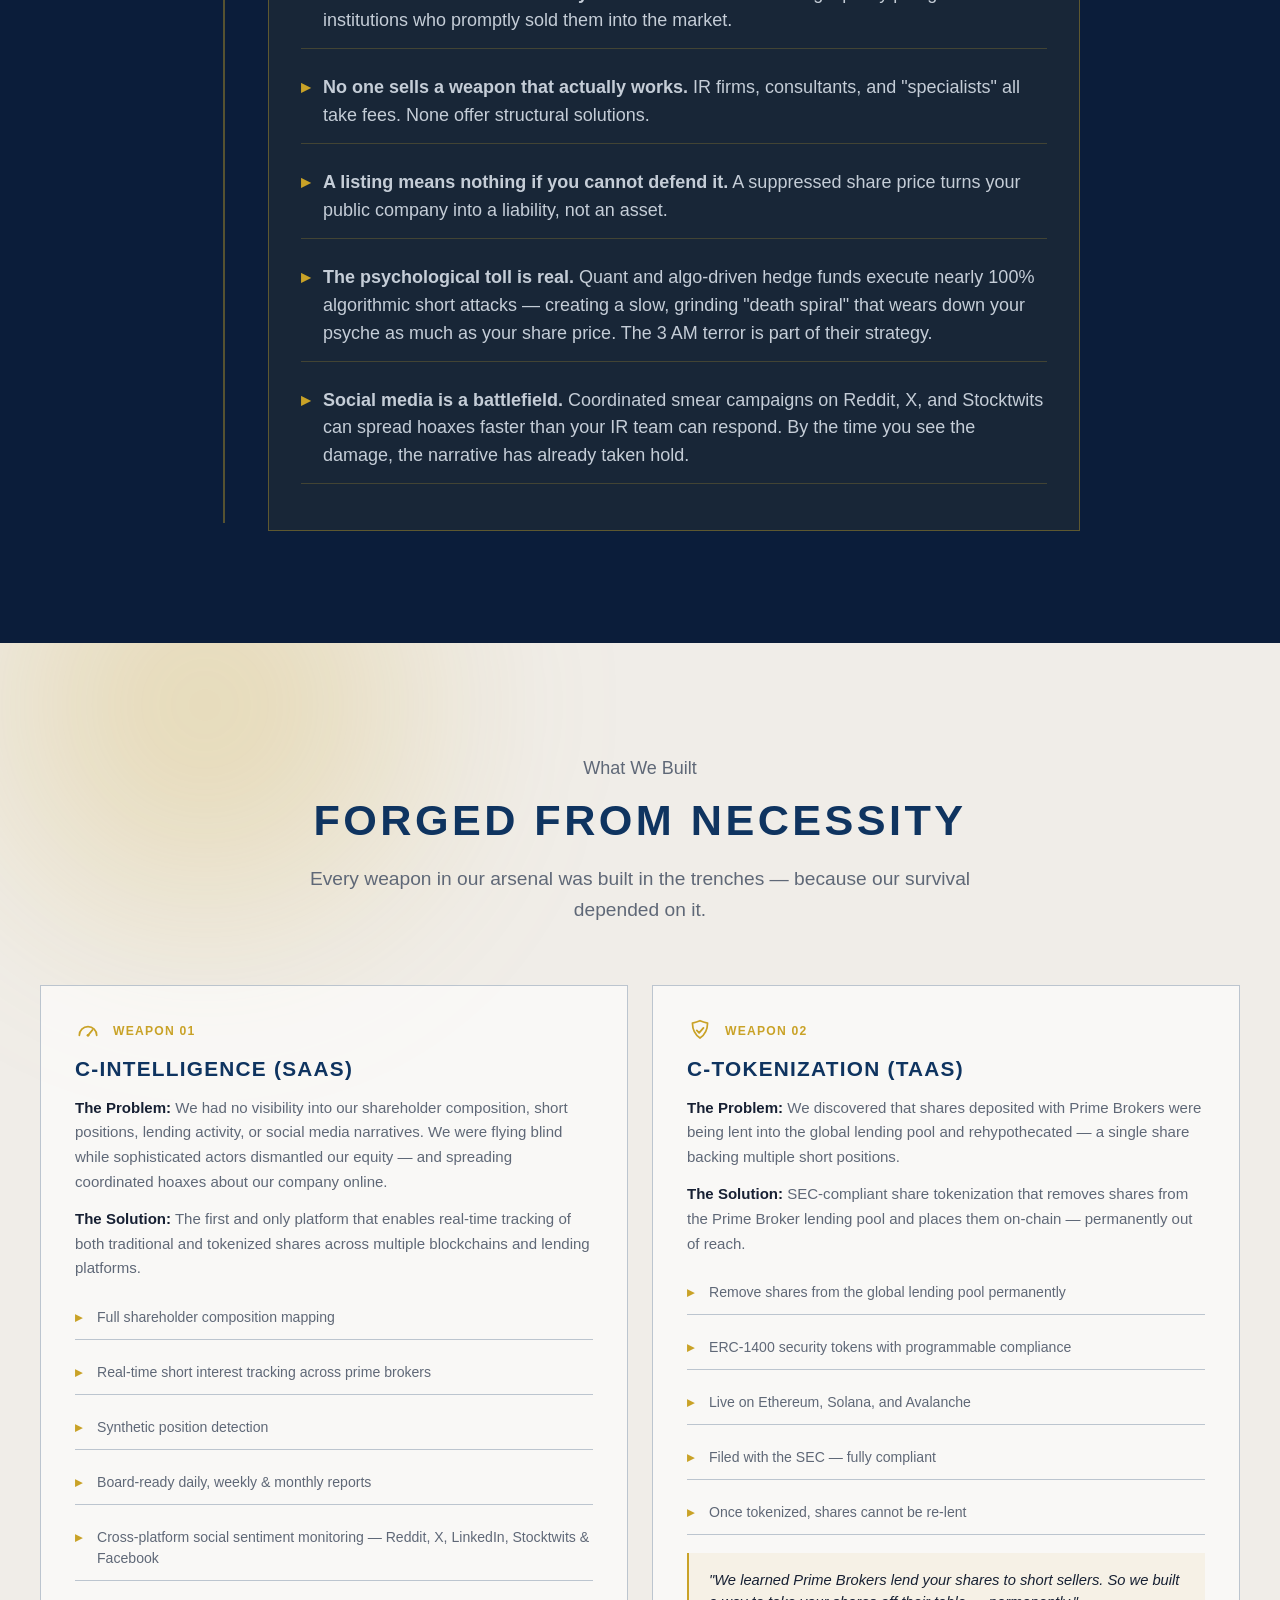
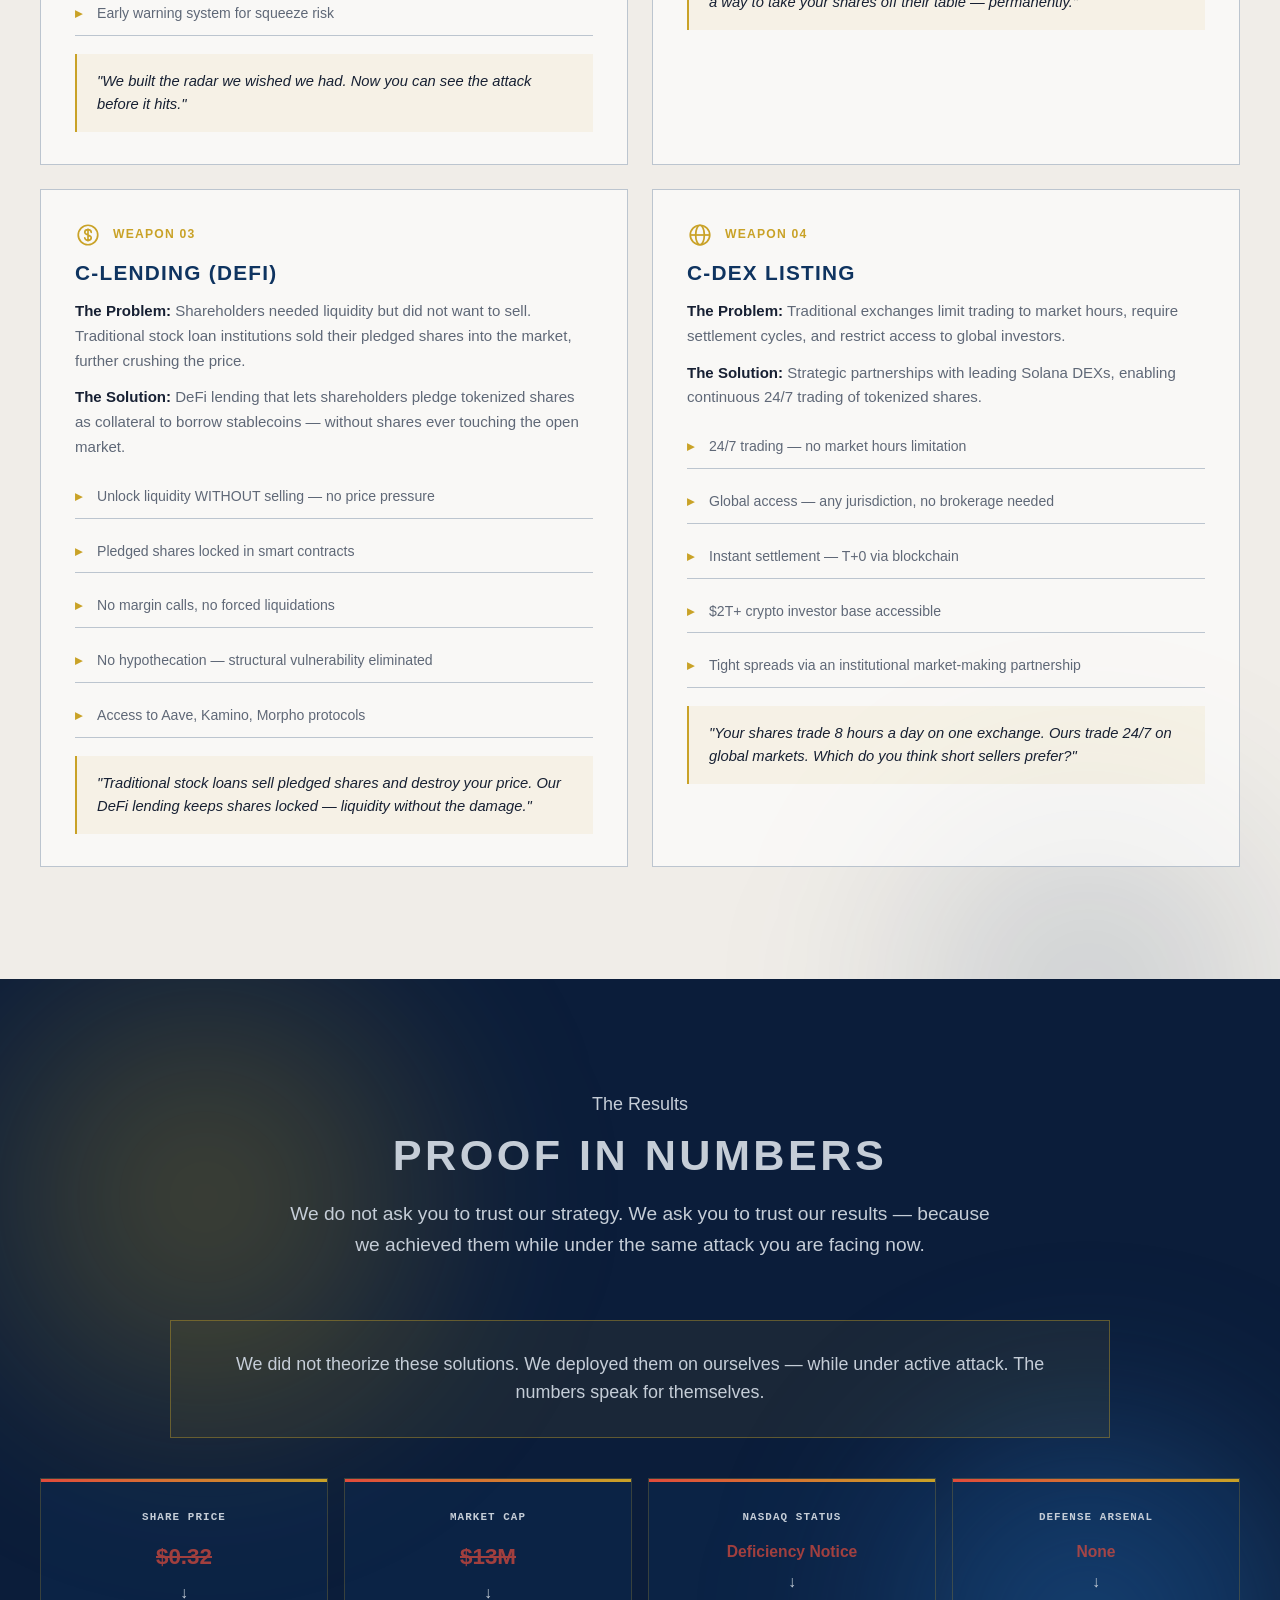
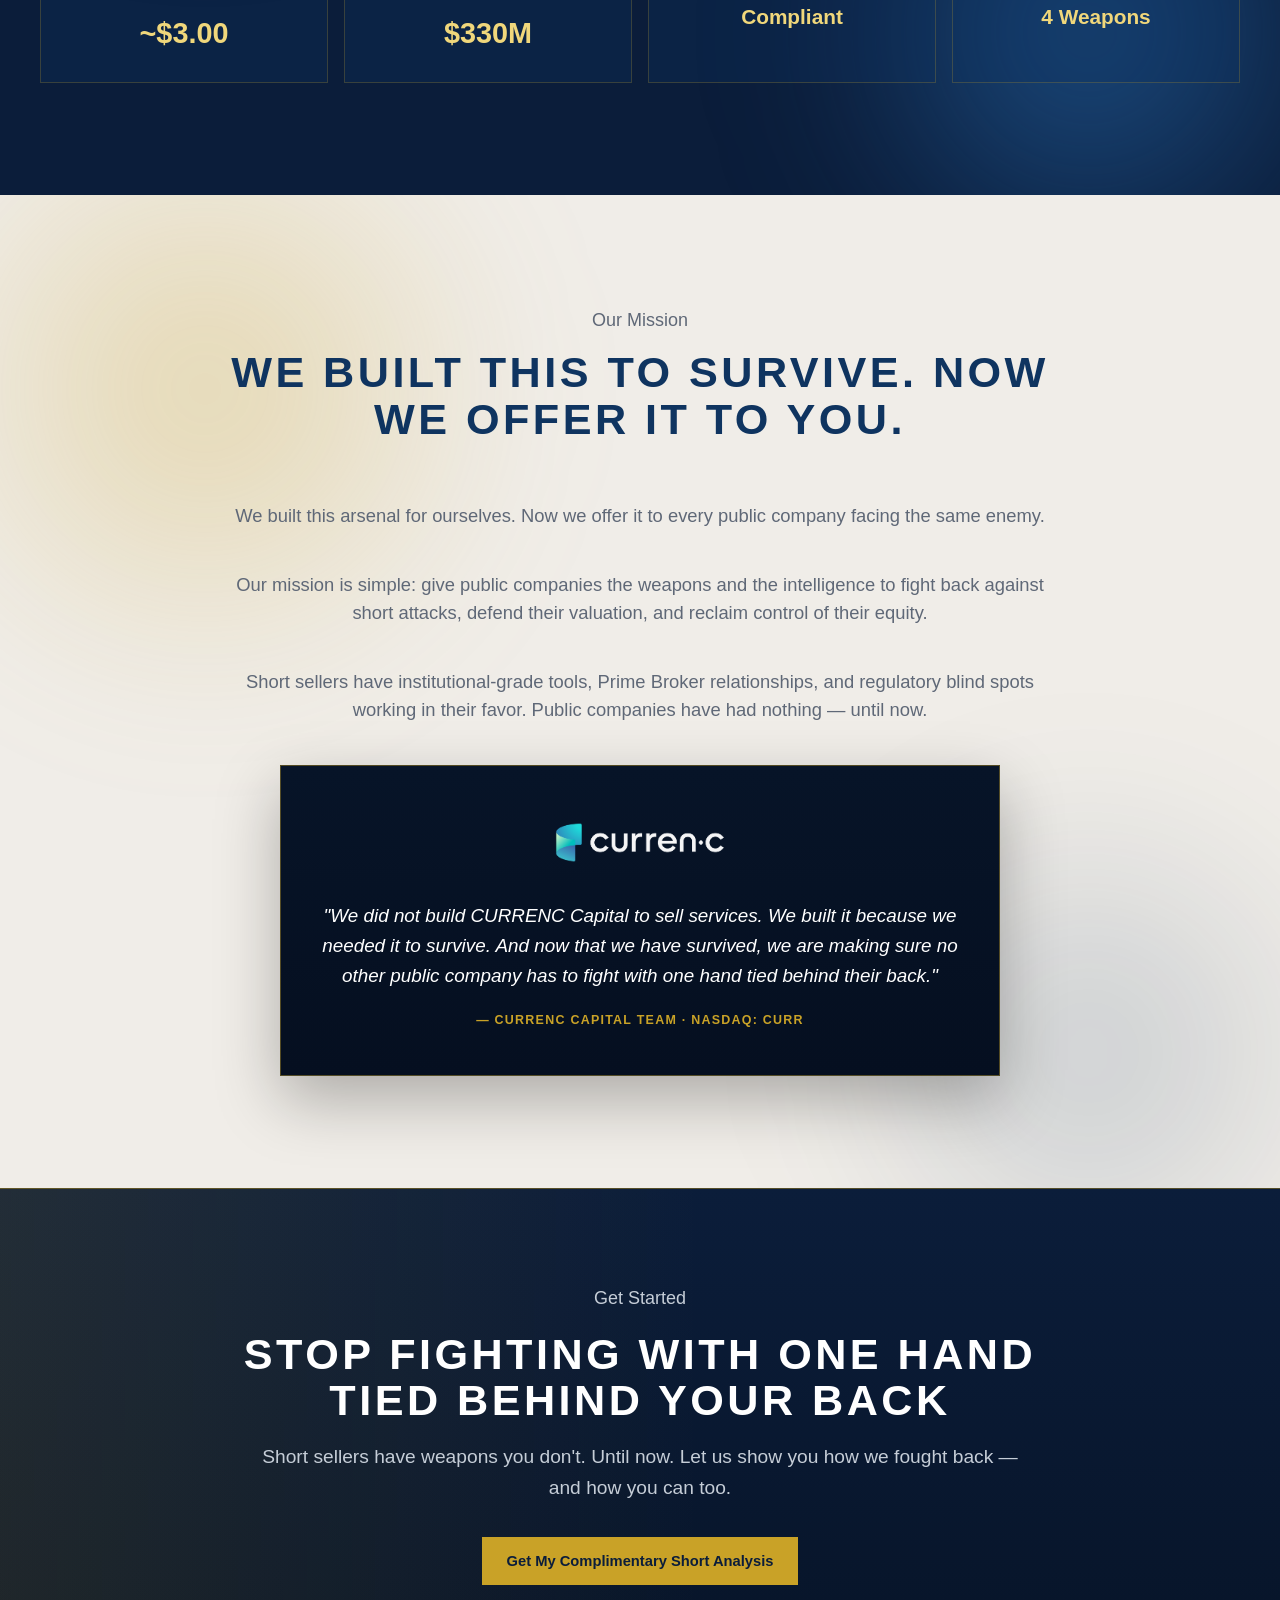
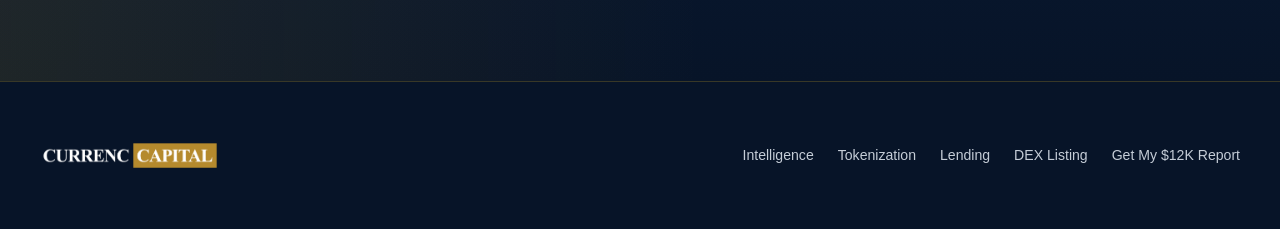
<file: our-story.html>
<!doctype html>
<html lang="en">
  <head>
    <meta charset="utf-8" />
    <meta name="viewport" content="width=device-width, initial-scale=1" />
    <title>Our Story | CURRENC Capital</title>
    <meta name="description" content="We did not build this from a white paper. We built it from a war room. The only firm that has defended its own equity with the exact system it sells." />
    <link rel="stylesheet" href="./styles.css?v=2026071an" />
  </head>
  <body>
    <svg class="icon-sprite" aria-hidden="true" focusable="false">
      <defs>
        <symbol id="icon-radar" viewBox="0 0 24 24">
          <circle cx="12" cy="12" r="9" fill="none" stroke="currentColor" stroke-width="1.6" />
          <circle cx="12" cy="12" r="4.2" fill="none" stroke="currentColor" stroke-width="1.6" />
          <circle cx="12" cy="12" r="1.3" fill="currentColor" stroke="none" />
          <path d="M12 3v3M21 12h-3" stroke="currentColor" stroke-width="1.6" stroke-linecap="round" />
        </symbol>
        <symbol id="icon-coin" viewBox="0 0 24 24">
          <circle cx="12" cy="12" r="8.5" fill="none" stroke="currentColor" stroke-width="1.6" />
          <circle cx="12" cy="12" r="4" fill="none" stroke="currentColor" stroke-width="1.4" />
          <path d="M12 2v2.2M12 19.8V22M2 12h2.2M19.8 12H22" stroke="currentColor" stroke-width="1.4" stroke-linecap="round" />
        </symbol>
        <symbol id="icon-bank" viewBox="0 0 24 24">
          <path d="M12 3 3 8h18L12 3z" fill="none" stroke="currentColor" stroke-width="1.6" stroke-linejoin="round" />
          <path d="M4 10h16M6 10v8M10.3 10v8M13.7 10v8M18 10v8M3 20h18" stroke="currentColor" stroke-width="1.6" stroke-linecap="round" />
        </symbol>
        <symbol id="icon-globe" viewBox="0 0 24 24">
          <circle cx="12" cy="12" r="9" fill="none" stroke="currentColor" stroke-width="1.6" />
          <ellipse cx="12" cy="12" rx="4" ry="9" fill="none" stroke="currentColor" stroke-width="1.6" />
          <path d="M3 12h18" stroke="currentColor" stroke-width="1.6" />
        </symbol>
        <symbol id="icon-megaphone" viewBox="0 0 24 24">
          <path d="M3 10v4h3l8 4.5V5.5L6 10H3z" fill="none" stroke="currentColor" stroke-width="1.6" stroke-linejoin="round" />
          <path d="M15 9.2a4 4 0 010 5.6" fill="none" stroke="currentColor" stroke-width="1.6" stroke-linecap="round" />
        </symbol>
        <symbol id="icon-ticker" viewBox="0 0 24 24">
          <path d="M3 16.5l5.5-6 4 3.5L21 5" fill="none" stroke="currentColor" stroke-width="1.7" stroke-linecap="round" stroke-linejoin="round" />
          <circle cx="21" cy="5" r="1.4" fill="currentColor" stroke="none" />
        </symbol>
        <symbol id="icon-clock" viewBox="0 0 24 24">
          <circle cx="12" cy="12" r="9" fill="none" stroke="currentColor" stroke-width="1.6" />
          <path d="M12 7v5l3.5 2" fill="none" stroke="currentColor" stroke-width="1.6" stroke-linecap="round" stroke-linejoin="round" />
        </symbol>
        <symbol id="icon-no-cash" viewBox="0 0 24 24">
          <rect x="2.5" y="6.5" width="19" height="12" rx="1.4" fill="none" stroke="currentColor" stroke-width="1.6" />
          <circle cx="12" cy="12.5" r="3" fill="none" stroke="currentColor" stroke-width="1.5" />
          <path d="M4 20L20 4" stroke="currentColor" stroke-width="1.6" stroke-linecap="round" />
        </symbol>
        <symbol id="icon-building" viewBox="0 0 24 24">
          <path d="M4 21V7.2L12 3l8 4.2V21" fill="none" stroke="currentColor" stroke-width="1.6" stroke-linejoin="round" />
          <path d="M9.5 21v-5.5h5V21M3 21h18" fill="none" stroke="currentColor" stroke-width="1.6" stroke-linecap="round" />
        </symbol>
        <symbol id="icon-warning" viewBox="0 0 24 24">
          <path d="M12 3 22 20H2L12 3z" fill="none" stroke="currentColor" stroke-width="1.6" stroke-linejoin="round" />
          <path d="M12 10v4M12 17h.01" stroke="currentColor" stroke-width="1.8" stroke-linecap="round" />
        </symbol>
        <symbol id="icon-gauge" viewBox="0 0 24 24">
          <path d="M4 16a8 8 0 0116 0" fill="none" stroke="currentColor" stroke-width="1.6" stroke-linecap="round" />
          <path d="M12 16l4.2-5" stroke="currentColor" stroke-width="1.6" stroke-linecap="round" />
          <circle cx="12" cy="16" r="1.3" fill="currentColor" stroke="none" />
        </symbol>
        <symbol id="icon-trend-down" viewBox="0 0 24 24">
          <path d="M3 6l6.5 6.5 4-4L21 17" fill="none" stroke="currentColor" stroke-width="1.7" stroke-linecap="round" stroke-linejoin="round" />
          <path d="M21 10.5V17h-6.5" fill="none" stroke="currentColor" stroke-width="1.7" stroke-linecap="round" stroke-linejoin="round" />
        </symbol>
        <symbol id="icon-trend-up" viewBox="0 0 24 24">
          <path d="M3 17.5l6.5-6.5 4 4L21 6.5" fill="none" stroke="currentColor" stroke-width="1.7" stroke-linecap="round" stroke-linejoin="round" />
          <path d="M15 6.5h6V12.5" fill="none" stroke="currentColor" stroke-width="1.7" stroke-linecap="round" stroke-linejoin="round" />
        </symbol>
        <symbol id="icon-hourglass" viewBox="0 0 24 24">
          <path d="M6 3h12M6 21h12" stroke="currentColor" stroke-width="1.6" stroke-linecap="round" />
          <path d="M7 3c0 5 5 5.4 5 9s-5 4-5 9M17 3c0 5-5 5.4-5 9s5 4 5 9" fill="none" stroke="currentColor" stroke-width="1.6" stroke-linejoin="round" />
        </symbol>
        <symbol id="icon-layers" viewBox="0 0 24 24">
          <path d="M12 2 2 7.5l10 5 10-5L12 2z" fill="none" stroke="currentColor" stroke-width="1.6" stroke-linejoin="round" />
          <path d="M2 12.3l10 5 10-5M2 17l10 5 10-5" fill="none" stroke="currentColor" stroke-width="1.6" stroke-linejoin="round" />
        </symbol>
        <symbol id="icon-shuffle" viewBox="0 0 24 24">
          <path d="M17 3h4v4M3 21 21 3M21 17v4h-4M14.5 14.5 21 21M3 3l5.5 5.5" fill="none" stroke="currentColor" stroke-width="1.6" stroke-linecap="round" stroke-linejoin="round" />
        </symbol>
        <symbol id="icon-moon" viewBox="0 0 24 24">
          <path d="M20.5 13.4A8.5 8.5 0 1110.6 3.5a7 7 0 009.9 9.9z" fill="none" stroke="currentColor" stroke-width="1.6" stroke-linejoin="round" />
        </symbol>
        <symbol id="icon-arrow-right" viewBox="0 0 24 24">
          <path d="M4 12h14M13 6l6 6-6 6" fill="none" stroke="currentColor" stroke-width="1.8" stroke-linecap="square" />
        </symbol>
        <symbol id="icon-badge-check" viewBox="0 0 24 24">
          <path d="M12 2.5 15 4.6 18.8 5 18 8.8 19 12l-1 3.2.8 3.8-3.8.4L12 21.5 9 19.4l-3.8-.4.8-3.8L5 12l1-3.2L5.2 5 9 4.6 12 2.5z" fill="none" stroke="currentColor" stroke-width="1.4" stroke-linejoin="round" />
          <path d="M8.5 12.3l2.3 2.3 4.7-4.7" fill="none" stroke="currentColor" stroke-width="1.7" stroke-linecap="round" stroke-linejoin="round" />
        </symbol>
        <symbol id="icon-rocket" viewBox="0 0 24 24">
          <path d="M14.5 4.5c3 .3 5 2.3 5.3 5.3-3.6.9-7.5 5.2-9.6 9.4l-3-3c4.2-2.1 8.5-6 9.4-9.6z" fill="none" stroke="currentColor" stroke-width="1.6" stroke-linejoin="round" />
          <path d="M4.8 19.2c.6-2.2 1.8-3.6 3.6-4M4.8 19.2c2.2-.6 3.6-1.8 4-3.6" fill="none" stroke="currentColor" stroke-width="1.6" stroke-linecap="round" />
          <circle cx="15" cy="9" r="1.4" fill="currentColor" stroke="none" />
        </symbol>
        <symbol id="icon-dollar" viewBox="0 0 24 24">
          <circle cx="12" cy="12" r="9" fill="none" stroke="currentColor" stroke-width="1.6" />
          <path d="M12 6.5v11M15 9.6c0-1.5-1.4-2.6-3-2.6s-3 1-3 2.4 1.3 2 3 2.6 3 1.1 3 2.6-1.4 2.4-3 2.4-3-1.1-3-2.4" fill="none" stroke="currentColor" stroke-width="1.5" stroke-linecap="round" />
        </symbol>
        <symbol id="icon-calendar" viewBox="0 0 24 24">
          <rect x="3" y="5" width="18" height="16" rx="1.4" fill="none" stroke="currentColor" stroke-width="1.6" />
          <path d="M3 10h18M8 3v4M16 3v4" stroke="currentColor" stroke-width="1.6" stroke-linecap="round" />
        </symbol>
        <symbol id="icon-mail" viewBox="0 0 24 24">
          <rect x="2.5" y="5" width="19" height="14" rx="1.4" fill="none" stroke="currentColor" stroke-width="1.6" />
          <path d="M3.5 6.5 12 13l8.5-6.5" fill="none" stroke="currentColor" stroke-width="1.6" stroke-linecap="round" stroke-linejoin="round" />
        </symbol>
        <symbol id="icon-doc" viewBox="0 0 24 24">
          <path d="M6 2.5h8L19 7.5V21.5H6z" fill="none" stroke="currentColor" stroke-width="1.6" stroke-linejoin="round" />
          <path d="M14 2.5v5h5M9 12h7M9 15.5h7M9 8.5h3" stroke="currentColor" stroke-width="1.5" stroke-linecap="round" />
        </symbol>
        <symbol id="icon-book" viewBox="0 0 24 24">
          <path d="M4 4.5A2.5 2.5 0 016.5 2H20v17.5H6.5A2.5 2.5 0 004 22z" fill="none" stroke="currentColor" stroke-width="1.6" stroke-linejoin="round" />
          <path d="M4 19.5A2.5 2.5 0 016.5 17H20M8 6.5h8" stroke="currentColor" stroke-width="1.6" stroke-linecap="round" />
        </symbol>
        <symbol id="icon-list" viewBox="0 0 24 24">
          <path d="M8 6h13M8 12h13M8 18h13" stroke="currentColor" stroke-width="1.7" stroke-linecap="round" />
          <path d="M3.5 6h.01M3.5 12h.01M3.5 18h.01" stroke="currentColor" stroke-width="2.4" stroke-linecap="round" />
        </symbol>
        <symbol id="icon-send" viewBox="0 0 24 24">
          <path d="M21 3 3 10.5l7 2.5 2.5 7L21 3z" fill="none" stroke="currentColor" stroke-width="1.6" stroke-linejoin="round" />
          <path d="M10 13 21 3" stroke="currentColor" stroke-width="1.6" stroke-linecap="round" />
        </symbol>
        <symbol id="icon-shield" viewBox="0 0 24 24">
          <path d="M12 2.5c2.6 1.2 4.6 1.7 7 2.2-.1 6.3-2 10.6-7 13.8-5-3.2-6.9-7.5-7-13.8 2.4-.5 4.4-1 7-2.2z" fill="none" stroke="currentColor" stroke-width="1.6" stroke-linejoin="round" />
          <path d="M9 11.5l2.2 2.2 4-4.5" fill="none" stroke="currentColor" stroke-width="1.7" stroke-linecap="round" stroke-linejoin="round" />
        </symbol>
      </defs>
    </svg>

    <header class="site-header">
      <div class="container header-inner">
        <a class="brand" href="./index.html" aria-label="CURRENC Capital home">
          <img src="./Resources/All-Logos_Currenc-Capital_Logo_White.png" alt="CURRENC Capital" />
        </a>
        <button class="nav-toggle" type="button" aria-label="Open menu" aria-expanded="false" aria-controls="primary-nav">
          <span></span><span></span><span></span>
        </button>
        <nav class="site-nav" id="primary-nav" aria-label="Primary navigation">
          <a data-i18n="common.nav.home" href="./index.html">Home</a>
          <a data-i18n="common.nav.story" href="./our-story.html">Our Story</a>
          <a data-i18n="common.nav.problem" href="./index.html#problem">Problem</a>
          <div class="nav-dd">
            <a class="nav-dd-toggle" href="./index.html#solution"><span data-i18n="common.nav.arsenal">Arsenal</span><svg class="nav-chev" viewBox="0 0 16 16" width="12" height="12" fill="none" aria-hidden="true"><path d="M4 6l4 4 4-4" stroke="currentColor" stroke-width="1.6" stroke-linecap="round" stroke-linejoin="round"/></svg></a>
            <div class="nav-dd-menu">
              <a data-i18n="common.nav.arsenal_overview" href="./index.html#solution">Arsenal Overview</a>
              <a data-i18n="common.nav.w01" href="weapon-intelligence.html">01 · Intelligence</a>
              <a data-i18n="common.nav.w02" href="weapon-tokenization.html">02 · Tokenization</a>
              <a data-i18n="common.nav.w03" href="weapon-lending.html">03 · Lending</a>
              <a data-i18n="common.nav.w04" href="weapon-dex-listing.html">04 · DEX Listing</a>
            </div>
          </div>
          <a data-i18n="common.nav.deployment" href="./index.html#deployment">Deployment</a>
          <a data-i18n="common.nav.partner" href="./partner-reseller.html">Partner Reseller (IR)</a>
          <a class="nav-cta nav-cta-mobile" data-i18n="common.cta.report" href="./short-analysis.html">Get My $12K Report</a>
          <div class="lang-switch lang-switch-mobile">
            <select class="lang-select" aria-label="Select language">
              <option value="en">Eng</option>
              <option value="zh-Hant">繁</option>
              <option value="zh-Hans">簡</option>
            </select>
          </div>
        </nav>
        <div class="lang-switch lang-switch-desktop">
          <select class="lang-select" aria-label="Select language">
            <option value="en">Eng</option>
            <option value="zh-Hant">繁</option>
            <option value="zh-Hans">簡</option>
          </select>
        </div>
        <a class="nav-cta nav-cta-desktop" data-i18n="common.cta.report" href="./short-analysis.html">Get My $12K Report</a>
      </div>
    </header>
    <div class="nav-scrim" hidden></div>

    <main class="story-page">
      <!-- HERO -->
      <section class="page-hero story-hero-split">
        <div class="anim-bg danger" aria-hidden="true"></div>
        <div class="container hero-split-grid">
          <div class="hero-split-text">
            <p data-i18n="story.hero.001" class="hero-kicker">Company · Our Story</p>
            <h1 data-i18n="story.hero.002">OUR STORY <span class="h1-accent">WE LIVED IT. WE BUILT IT. WE SURVIVED.</span></h1>
            <p data-i18n="story.hero.003" class="hero-subhead">We did not build this from a white paper. We built it from a war room. The only firm that has defended its own equity with the exact system it sells.</p>
            <div class="hero-actions">
              <a data-i18n="story.hero.004" class="button button-primary" href="./short-analysis.html">Get My Complimentary Short Analysis</a>
              <a data-i18n="story.hero.005" class="button button-secondary" href="#arsenal">See What We Built</a>
            </div>
          </div>
          <div class="hero-split-visual" aria-hidden="true">
            <svg class="story-chart" viewBox="0 0 560 420" role="img">
              <defs>
                <linearGradient id="scCrash" x1="0" y1="0" x2="1" y2="1">
                  <stop offset="0%" stop-color="#F0776B"/>
                  <stop offset="100%" stop-color="#C43B32"/>
                </linearGradient>
                <linearGradient id="scRecover" x1="0" y1="1" x2="1" y2="0">
                  <stop offset="0%" stop-color="#C9A227"/>
                  <stop offset="100%" stop-color="#F0D77B"/>
                </linearGradient>
                <linearGradient id="scArea" x1="0" y1="0" x2="0" y2="1">
                  <stop offset="0%" stop-color="rgba(201,162,39,0.34)"/>
                  <stop offset="100%" stop-color="rgba(201,162,39,0)"/>
                </linearGradient>
              </defs>
              <!-- grid -->
              <g class="sc-grid">
                <line x1="24" y1="372" x2="540" y2="372"/>
                <line x1="24" y1="286" x2="540" y2="286"/>
                <line x1="24" y1="200" x2="540" y2="200"/>
                <line x1="24" y1="114" x2="540" y2="114"/>
              </g>
              <!-- recovery area fill -->
              <path class="sc-area" d="M300 344 L340 322 L372 276 L410 224 L446 160 L500 108 L524 92 L524 372 L300 372 Z" fill="url(#scArea)"/>
              <!-- crash line -->
              <path class="sc-line sc-crash" d="M24 80 L78 120 L120 104 L170 176 L210 156 L250 244 L288 312 L300 344" fill="none" stroke="url(#scCrash)" stroke-width="3.5" stroke-linecap="round" stroke-linejoin="round"/>
              <!-- recovery line -->
              <path class="sc-line sc-recover" d="M300 344 L340 322 L372 276 L410 224 L446 160 L500 108 L524 92" fill="none" stroke="url(#scRecover)" stroke-width="3.5" stroke-linecap="round" stroke-linejoin="round"/>
              <!-- low point -->
              <circle class="sc-dot sc-dot-low" cx="300" cy="344" r="6"/>
              <text class="sc-label sc-label-low" x="300" y="366" text-anchor="middle">$0.32</text>
              <!-- high point -->
              <circle class="sc-dot sc-dot-high" cx="524" cy="92" r="6"/>
              <text class="sc-label sc-label-high" x="516" y="78" text-anchor="end">~$3.00</text>
            </svg>
          </div>
        </div>
      </section>

      <!-- STORY TIMELINE -->
      <section id="story" class="section-full section-dark reveal">
        <div class="anim-bg danger" aria-hidden="true"></div>
        <div class="container">
          <div class="section-heading centered">
            <p data-i18n="story.sec01.001" class="eyebrow">Our Story</p>
            <h2 data-i18n="story.sec01.002">WE LIVED IT. WE LEARNED IT. WE BUILT THE SOLUTION.</h2>
            <p data-i18n="story.sec01.003" class="section-subtitle">This is not a sales pitch. This is our war story — the reason CURRENC Capital exists.</p>
          </div>

          <ol class="story-timeline reveal-stagger">
            <li class="story-item is-danger">
              <span class="story-dot">1</span>
              <div class="story-card">
                <span data-i18n="story.ch01.001" class="story-date">April – July 2025</span>
                <h3 data-i18n="story.ch01.002">The Attack</h3>
                <p data-i18n="story.ch01.003">Short sellers are part of the market. We understood that. What we did not expect was a coordinated, sustained assault on our equity.</p>
                <ul class="tick-list">
                  <li data-i18n="story.ch01.004">Massive short attacks with huge FTD (Failed-to-Deliver) volumes — evidence of naked short selling</li>
                  <li data-i18n="story.ch01.005">Share price collapsed from listing highs to a devastating low of <strong>$0.32</strong></li>
                  <li data-i18n="story.ch01.006">Market capitalization fell below <strong>$13 million</strong></li>
                  <li data-i18n="story.ch01.007">Received a deficiency notice from Nasdaq — threatening our listing status</li>
                  <li data-i18n="story.ch01.008">Quant and high-frequency hedge funds running <strong>almost 100% algorithmic execution</strong> — responsible for a sustained, slow "death spiral" of share price suppression over months</li>
                </ul>
                <div data-i18n="story.ch01.009" class="callout-band">"We did not read about short attacks in a textbook. We watched our market cap evaporate in real time."</div>
              </div>
            </li>

            <li class="story-item is-danger">
              <span class="story-dot">2</span>
              <div class="story-card">
                <span data-i18n="story.ch02.001" class="story-date">November 3, 2025</span>
                <h3 data-i18n="story.ch02.002">The Breaking Point</h3>
                <p data-i18n="story.ch02.003">The day we announced our landmark RTO with Animoca Brands — one of the leading Web3 and digital asset groups in the world — should have been a celebration. Instead, it was an ambush.</p>
                <ul class="tick-list">
                  <li data-i18n="story.ch02.004">The moment the market opened, our shares were hit with massive short orders</li>
                  <li data-i18n="story.ch02.005"><strong>18 consecutive short-circuit breakers</strong> triggered in a single trading day</li>
                  <li data-i18n="story.ch02.006">A landmark partnership announcement was weaponized against us</li>
                  <li data-i18n="story.ch02.007">We realized: short sellers do not care about your good news. They care about your destruction.</li>
                </ul>
                <div data-i18n="story.ch02.008" class="callout-band">"They shorted us on the best day of our corporate life. That is when we knew this was not business. This was war."</div>
              </div>
            </li>

            <li class="story-item is-danger">
              <span class="story-dot" aria-hidden="true"><svg class="icon"><use href="#icon-clock"></use></svg></span>
              <div class="story-card">
                <span data-i18n="story.ch03.001" class="story-date">Every Night. Every Morning.</span>
                <h3 data-i18n="story.ch03.002">The Nightmare You Cannot Wake Up From</h3>
                <p data-i18n="story.ch03.003">The attacks were not just numbers on a screen. They were sleepless nights. Racing hearts at 3 AM. The dread of knowing what the opening bell would bring.</p>
                <ul class="tick-list">
                  <li data-i18n="story.ch03.004"><strong>The 3 AM terror.</strong> Waking up in the middle of the night, checking your phone, praying the pre-market price has not cratered further. It always has.</li>
                  <li data-i18n="story.ch03.005"><strong>The countdown to 9:30 AM.</strong> Every morning felt like walking into a courtroom where the verdict was already decided — guilty, and your share price was the sentence.</li>
                  <li data-i18n="story.ch03.006"><strong>The helplessness.</strong> Knowing your company is executing on its strategy, signing deals, building real value — and watching the market punish you anyway. There is nothing you can say. Nothing you can do.</li>
                  <li data-i18n="story.ch03.007"><strong>The death spiral.</strong> Quant and high-frequency hedge funds running almost 100% algorithmic execution — relentlessly suppressing your share price, day after day, month after month. Not a quick kill. A slow, systematic bleed designed to grind you into irrelevance.</li>
                  <li data-i18n="story.ch03.008"><strong>The silence from those who should help.</strong> Your board looks to you. Your shareholders look to you. And you have no answer. Because the system is not built to protect you. It is built to let them win.</li>
                </ul>
                <div data-i18n="story.ch03.009" class="callout-band">"If you have never watched your company's market cap evaporate while you eat breakfast, you do not understand what we are fighting against. This is not a chart. This is a nightmare."</div>
              </div>
            </li>

            <li class="story-item">
              <span class="story-dot">3</span>
              <div class="story-card">
                <span data-i18n="story.ch04.001" class="story-date">Throughout 2025</span>
                <h3 data-i18n="story.ch04.002">We Tried Everything. Nothing Worked.</h3>
                <p data-i18n="story.ch04.003">In our desperation, we explored every conventional avenue. Each one failed — not because we were naive, but because the system is structurally rigged against the target company.</p>
                <table class="data-table">
                  <thead><tr><th data-i18n="story.ch04.004">What We Tried</th><th data-i18n="story.ch04.005">What Happened</th></tr></thead>
                  <tbody>
                    <tr><td data-i18n="story.ch04.006">ShareIntelligent Investigation</td><td data-i18n="story.ch04.007">Appointed July 2025. No actionable results. No evidence that regulators could use.</td></tr>
                    <tr><td data-i18n="story.ch04.008">Regulatory Complaint</td><td data-i18n="story.ch04.009">Informed regulators of our situation. Response: "Without solid evidence, there is nothing we can do."</td></tr>
                    <tr><td data-i18n="story.ch04.010">IR Firm Advice</td><td data-i18n="story.ch04.011">Recommended engaging research analysts to cover our company — at additional cost. No structural defense offered.</td></tr>
                    <tr><td data-i18n="story.ch04.012">Shareholder Stock Loans</td><td data-i18n="story.ch04.013">Shareholders pledged shares for liquidity. Institutions sold those shares into the open market, further depressing the price.</td></tr>
                    <tr><td data-i18n="story.ch04.014">Equity Raises</td><td data-i18n="story.ch04.015">With a $0.32 share price, issuing new shares was massively dilutive and costly. Defeated the purpose of being listed.</td></tr>
                  </tbody>
                </table>
              </div>
            </li>

            <li class="story-item is-turn">
              <span class="story-dot">4</span>
              <div class="story-card">
                <span data-i18n="story.ch05.001" class="story-date">The Turning Point</span>
                <h3 data-i18n="story.ch05.002">The Hard Lessons</h3>
                <p data-i18n="story.ch05.003">Every failure taught us something critical about the system — and about what was missing. These lessons became the blueprint for our arsenal.</p>
                <ul class="tick-list">
                  <li data-i18n="story.ch05.004"><strong>Visibility is everything.</strong> We had no idea who was shorting us or where our shares were being lent. Without intelligence, you are fighting blind.</li>
                  <li data-i18n="story.ch05.005"><strong>Prime Brokers are not your friends.</strong> The shares we deposited were being rehypothecated — your own custody arrangement funds your destruction.</li>
                  <li data-i18n="story.ch05.006"><strong>Traditional stock loans destroy value.</strong> Shareholders seeking liquidity pledged shares to institutions who promptly sold them into the market.</li>
                  <li data-i18n="story.ch05.007"><strong>No one sells a weapon that actually works.</strong> IR firms, consultants, and "specialists" all take fees. None offer structural solutions.</li>
                  <li data-i18n="story.ch05.008"><strong>A listing means nothing if you cannot defend it.</strong> A suppressed share price turns your public company into a liability, not an asset.</li>
                  <li data-i18n="story.ch05.009"><strong>The psychological toll is real.</strong> Quant and algo-driven hedge funds execute nearly 100% algorithmic short attacks — creating a slow, grinding "death spiral" that wears down your psyche as much as your share price. The 3 AM terror is part of their strategy.</li>
                  <li data-i18n="story.ch05.010"><strong>Social media is a battlefield.</strong> Coordinated smear campaigns on Reddit, X, and Stocktwits can spread hoaxes faster than your IR team can respond. By the time you see the damage, the narrative has already taken hold.</li>
                </ul>
              </div>
            </li>
          </ol>
        </div>
      </section>

      <!-- WHAT WE BUILT (2x2 arsenal) -->
      <section id="arsenal" class="section-full section-light reveal">
        <div class="anim-bg light" aria-hidden="true"></div>
        <div class="container">
          <div class="section-heading centered">
            <p data-i18n="story.sec02.001" class="eyebrow">What We Built</p>
            <h2 data-i18n="story.sec02.002">FORGED FROM NECESSITY</h2>
            <p data-i18n="story.sec02.003" class="section-subtitle">Every weapon in our arsenal was built in the trenches — because our survival depended on it.</p>
          </div>

          <div class="story-arsenal reveal-stagger">
            <article class="story-weapon">
              <div class="sw-head"><svg class="icon" aria-hidden="true"><use href="#icon-gauge"></use></svg><span data-i18n="story.w01.001" class="sw-num">Weapon 01</span></div>
              <h3 data-i18n="story.w01.002">C-Intelligence (SaaS)</h3>
              <p><strong data-i18n="story.w01.003">The Problem:</strong> <span data-i18n="story.w01.004">We had no visibility into our shareholder composition, short positions, lending activity, or social media narratives. We were flying blind while sophisticated actors dismantled our equity — and spreading coordinated hoaxes about our company online.</span></p>
              <p><strong data-i18n="story.w01.005">The Solution:</strong> <span data-i18n="story.w01.006">The first and only platform that enables real-time tracking of both traditional and tokenized shares across multiple blockchains and lending platforms.</span></p>
              <ul class="tick-list">
                <li data-i18n="story.w01.007">Full shareholder composition mapping</li>
                <li data-i18n="story.w01.008">Real-time short interest tracking across prime brokers</li>
                <li data-i18n="story.w01.009">Synthetic position detection</li>
                <li data-i18n="story.w01.010">Board-ready daily, weekly &amp; monthly reports</li>
                <li data-i18n="story.w01.011">Cross-platform social sentiment monitoring — Reddit, X, LinkedIn, Stocktwits &amp; Facebook</li>
                <li data-i18n="story.w01.012">Early warning system for squeeze risk</li>
              </ul>
              <div data-i18n="story.w01.013" class="sw-pitch">"We built the radar we wished we had. Now you can see the attack before it hits."</div>
            </article>

            <article class="story-weapon">
              <div class="sw-head"><svg class="icon" aria-hidden="true"><use href="#icon-shield"></use></svg><span data-i18n="story.w02.001" class="sw-num">Weapon 02</span></div>
              <h3 data-i18n="story.w02.002">C-Tokenization (TaaS)</h3>
              <p><strong data-i18n="story.w02.003">The Problem:</strong> <span data-i18n="story.w02.004">We discovered that shares deposited with Prime Brokers were being lent into the global lending pool and rehypothecated — a single share backing multiple short positions.</span></p>
              <p><strong data-i18n="story.w02.005">The Solution:</strong> <span data-i18n="story.w02.006">SEC-compliant share tokenization that removes shares from the Prime Broker lending pool and places them on-chain — permanently out of reach.</span></p>
              <ul class="tick-list">
                <li data-i18n="story.w02.007">Remove shares from the global lending pool permanently</li>
                <li data-i18n="story.w02.008">ERC-1400 security tokens with programmable compliance</li>
                <li data-i18n="story.w02.009">Live on Ethereum, Solana, and Avalanche</li>
                <li data-i18n="story.w02.010">Filed with the SEC — fully compliant</li>
                <li data-i18n="story.w02.011">Once tokenized, shares cannot be re-lent</li>
              </ul>
              <div data-i18n="story.w02.012" class="sw-pitch">"We learned Prime Brokers lend your shares to short sellers. So we built a way to take your shares off their table — permanently."</div>
            </article>

            <article class="story-weapon">
              <div class="sw-head"><svg class="icon" aria-hidden="true"><use href="#icon-dollar"></use></svg><span data-i18n="story.w03.001" class="sw-num">Weapon 03</span></div>
              <h3 data-i18n="story.w03.002">C-Lending (DeFi)</h3>
              <p><strong data-i18n="story.w03.003">The Problem:</strong> <span data-i18n="story.w03.004">Shareholders needed liquidity but did not want to sell. Traditional stock loan institutions sold their pledged shares into the market, further crushing the price.</span></p>
              <p><strong data-i18n="story.w03.005">The Solution:</strong> <span data-i18n="story.w03.006">DeFi lending that lets shareholders pledge tokenized shares as collateral to borrow stablecoins — without shares ever touching the open market.</span></p>
              <ul class="tick-list">
                <li data-i18n="story.w03.007">Unlock liquidity WITHOUT selling — no price pressure</li>
                <li data-i18n="story.w03.008">Pledged shares locked in smart contracts</li>
                <li data-i18n="story.w03.009">No margin calls, no forced liquidations</li>
                <li data-i18n="story.w03.010">No hypothecation — structural vulnerability eliminated</li>
                <li data-i18n="story.w03.011">Access to Aave, Kamino, Morpho protocols</li>
              </ul>
              <div data-i18n="story.w03.012" class="sw-pitch">"Traditional stock loans sell pledged shares and destroy your price. Our DeFi lending keeps shares locked — liquidity without the damage."</div>
            </article>

            <article class="story-weapon">
              <div class="sw-head"><svg class="icon" aria-hidden="true"><use href="#icon-globe"></use></svg><span data-i18n="story.w04.001" class="sw-num">Weapon 04</span></div>
              <h3 data-i18n="story.w04.002">C-DEX Listing</h3>
              <p><strong data-i18n="story.w04.003">The Problem:</strong> <span data-i18n="story.w04.004">Traditional exchanges limit trading to market hours, require settlement cycles, and restrict access to global investors.</span></p>
              <p><strong data-i18n="story.w04.005">The Solution:</strong> <span data-i18n="story.w04.006">Strategic partnerships with leading Solana DEXs, enabling continuous 24/7 trading of tokenized shares.</span></p>
              <ul class="tick-list">
                <li data-i18n="story.w04.007">24/7 trading — no market hours limitation</li>
                <li data-i18n="story.w04.008">Global access — any jurisdiction, no brokerage needed</li>
                <li data-i18n="story.w04.009">Instant settlement — T+0 via blockchain</li>
                <li data-i18n="story.w04.010">$2T+ crypto investor base accessible</li>
                <li data-i18n="story.w04.011">Tight spreads via an institutional market-making partnership</li>
              </ul>
              <div data-i18n="story.w04.012" class="sw-pitch">"Your shares trade 8 hours a day on one exchange. Ours trade 24/7 on global markets. Which do you think short sellers prefer?"</div>
            </article>
          </div>
        </div>
      </section>

      <!-- RESULTS -->
      <section id="results" class="section-full section-dark reveal">
        <div class="anim-bg" aria-hidden="true"></div>
        <div class="container">
          <div class="section-heading centered">
            <p data-i18n="story.sec03.001" class="eyebrow">The Results</p>
            <h2 data-i18n="story.sec03.002">PROOF IN NUMBERS</h2>
            <p data-i18n="story.sec03.003" class="section-subtitle">We do not ask you to trust our strategy. We ask you to trust our results — because we achieved them while under the same attack you are facing now.</p>
          </div>
          <div data-i18n="story.sec03.004" class="callout-band">We did not theorize these solutions. We deployed them on ourselves — while under active attack. The numbers speak for themselves.</div>
          <div class="story-results reveal-stagger">
            <article>
              <span data-i18n="story.sec03.005" class="sr-label">Share Price</span>
              <span class="sr-before">$0.32</span>
              <span class="sr-arrow" aria-hidden="true">↓</span>
              <span class="sr-after">~$3.00</span>
            </article>
            <article>
              <span data-i18n="story.sec03.006" class="sr-label">Market Cap</span>
              <span class="sr-before">$13M</span>
              <span class="sr-arrow" aria-hidden="true">↓</span>
              <span class="sr-after">$330M</span>
            </article>
            <article>
              <span data-i18n="story.sec03.007" class="sr-label">Nasdaq Status</span>
              <span data-i18n="story.sec03.008" class="sr-before sr-text">Deficiency Notice</span>
              <span class="sr-arrow" aria-hidden="true">↓</span>
              <span data-i18n="story.sec03.009" class="sr-after sr-text">Compliant</span>
            </article>
            <article>
              <span data-i18n="story.sec03.010" class="sr-label">Defense Arsenal</span>
              <span data-i18n="story.sec03.011" class="sr-before sr-text">None</span>
              <span class="sr-arrow" aria-hidden="true">↓</span>
              <span data-i18n="story.sec03.012" class="sr-after sr-text">4 Weapons</span>
            </article>
          </div>
        </div>
      </section>

      <!-- OUR MISSION -->
      <section class="section-full section-light reveal">
        <div class="anim-bg light" aria-hidden="true"></div>
        <div class="container" style="max-width: 860px;">
          <div class="section-heading centered">
            <p data-i18n="story.sec04.001" class="eyebrow">Our Mission</p>
            <h2 data-i18n="story.sec04.002">WE BUILT THIS TO SURVIVE. NOW WE OFFER IT TO YOU.</h2>
          </div>
          <p data-i18n="story.sec04.003" class="wp-lead">We built this arsenal for ourselves. Now we offer it to every public company facing the same enemy.</p>
          <p data-i18n="story.sec04.004" class="wp-lead">Our mission is simple: give public companies the weapons and the intelligence to fight back against short attacks, defend their valuation, and reclaim control of their equity.</p>
          <p data-i18n="story.sec04.005" class="wp-lead">Short sellers have institutional-grade tools, Prime Broker relationships, and regulatory blind spots working in their favor. Public companies have had nothing — until now.</p>
          <div class="story-seal">
            <img src="./Resources/All Logos_Currenc_Logo_dark_bg.png" alt="CURRENC" class="story-seal-logo" />
            <p data-i18n="story.sec04.006" class="story-seal-quote">"We did not build CURRENC Capital to sell services. We built it because we needed it to survive. And now that we have survived, we are making sure no other public company has to fight with one hand tied behind their back."</p>
            <p data-i18n="story.sec04.007" class="story-seal-by">— CURRENC CAPITAL TEAM · NASDAQ: CURR</p>
          </div>
        </div>
      </section>

      <!-- FINAL CTA -->
      <section class="cta-band reveal">
        <div class="container">
          <p data-i18n="story.cta.001" class="eyebrow">Get Started</p>
          <h2 data-i18n="story.cta.002">STOP FIGHTING WITH ONE HAND TIED BEHIND YOUR BACK</h2>
          <p data-i18n="story.cta.003" class="section-subtitle">Short sellers have weapons you don't. Until now. Let us show you how we fought back — and how you can too.</p>
          <div class="hero-actions">
            <a data-i18n="story.cta.004" class="button button-primary" href="./short-analysis.html">Get My Complimentary Short Analysis</a>
          </div>
        </div>
      </section>
    </main>

    <footer class="footer-simple">
      <div class="container">
        <img src="./Resources/All-Logos_Currenc-Capital_Logo_White.png" alt="CURRENC Capital" />
        <nav aria-label="Footer navigation">
          <a data-i18n="common.footer.intel" href="./weapon-intelligence.html">Intelligence</a>
          <a data-i18n="common.footer.token" href="./weapon-tokenization.html">Tokenization</a>
          <a data-i18n="common.footer.lend" href="./weapon-lending.html">Lending</a>
          <a data-i18n="common.footer.dex" href="./weapon-dex-listing.html">DEX Listing</a>
          <a data-i18n="common.cta.report" href="./short-analysis.html">Get My $12K Report</a>
        </nav>
      </div>
    </footer>

    <script src="./translations.js?v=2026071an"></script>
    <script src="./i18n.js?v=2026071an"></script>
    <script src="./script.js?v=2026071an"></script>
  </body>
</html>
</file>
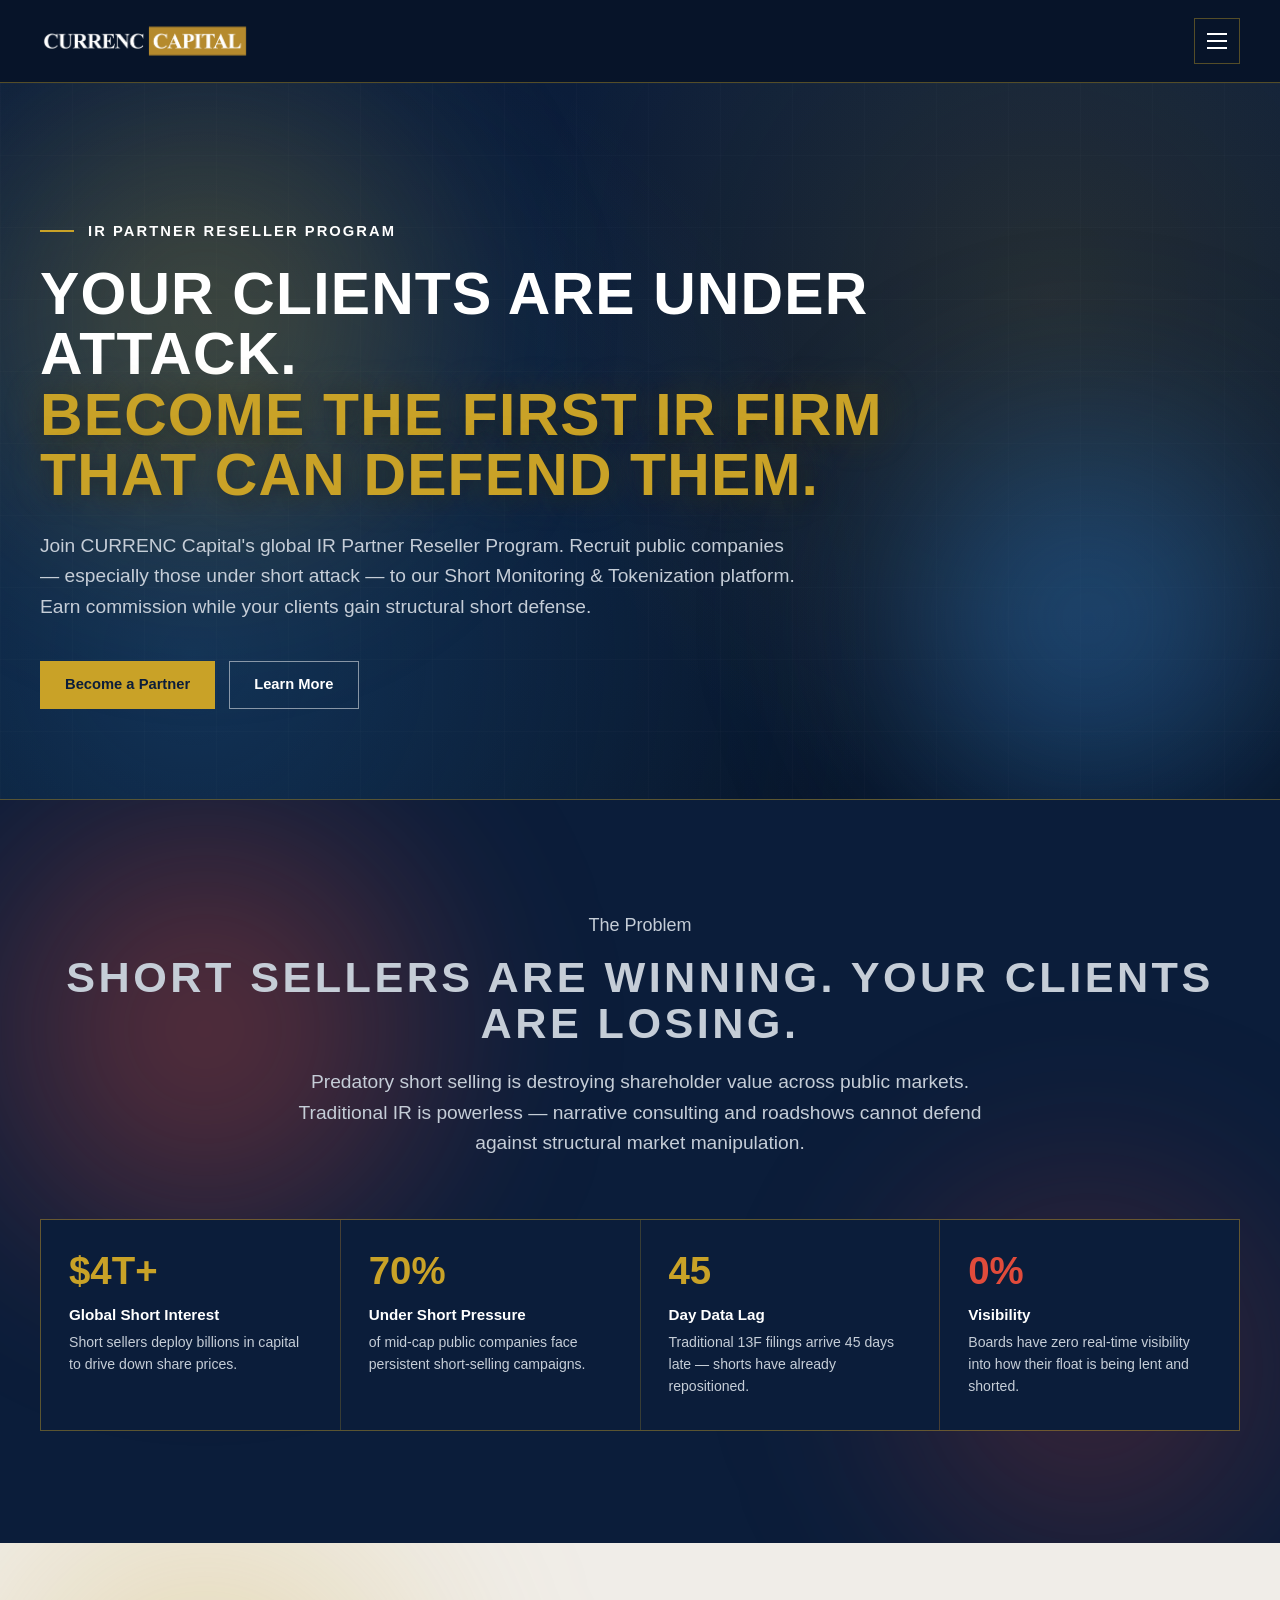
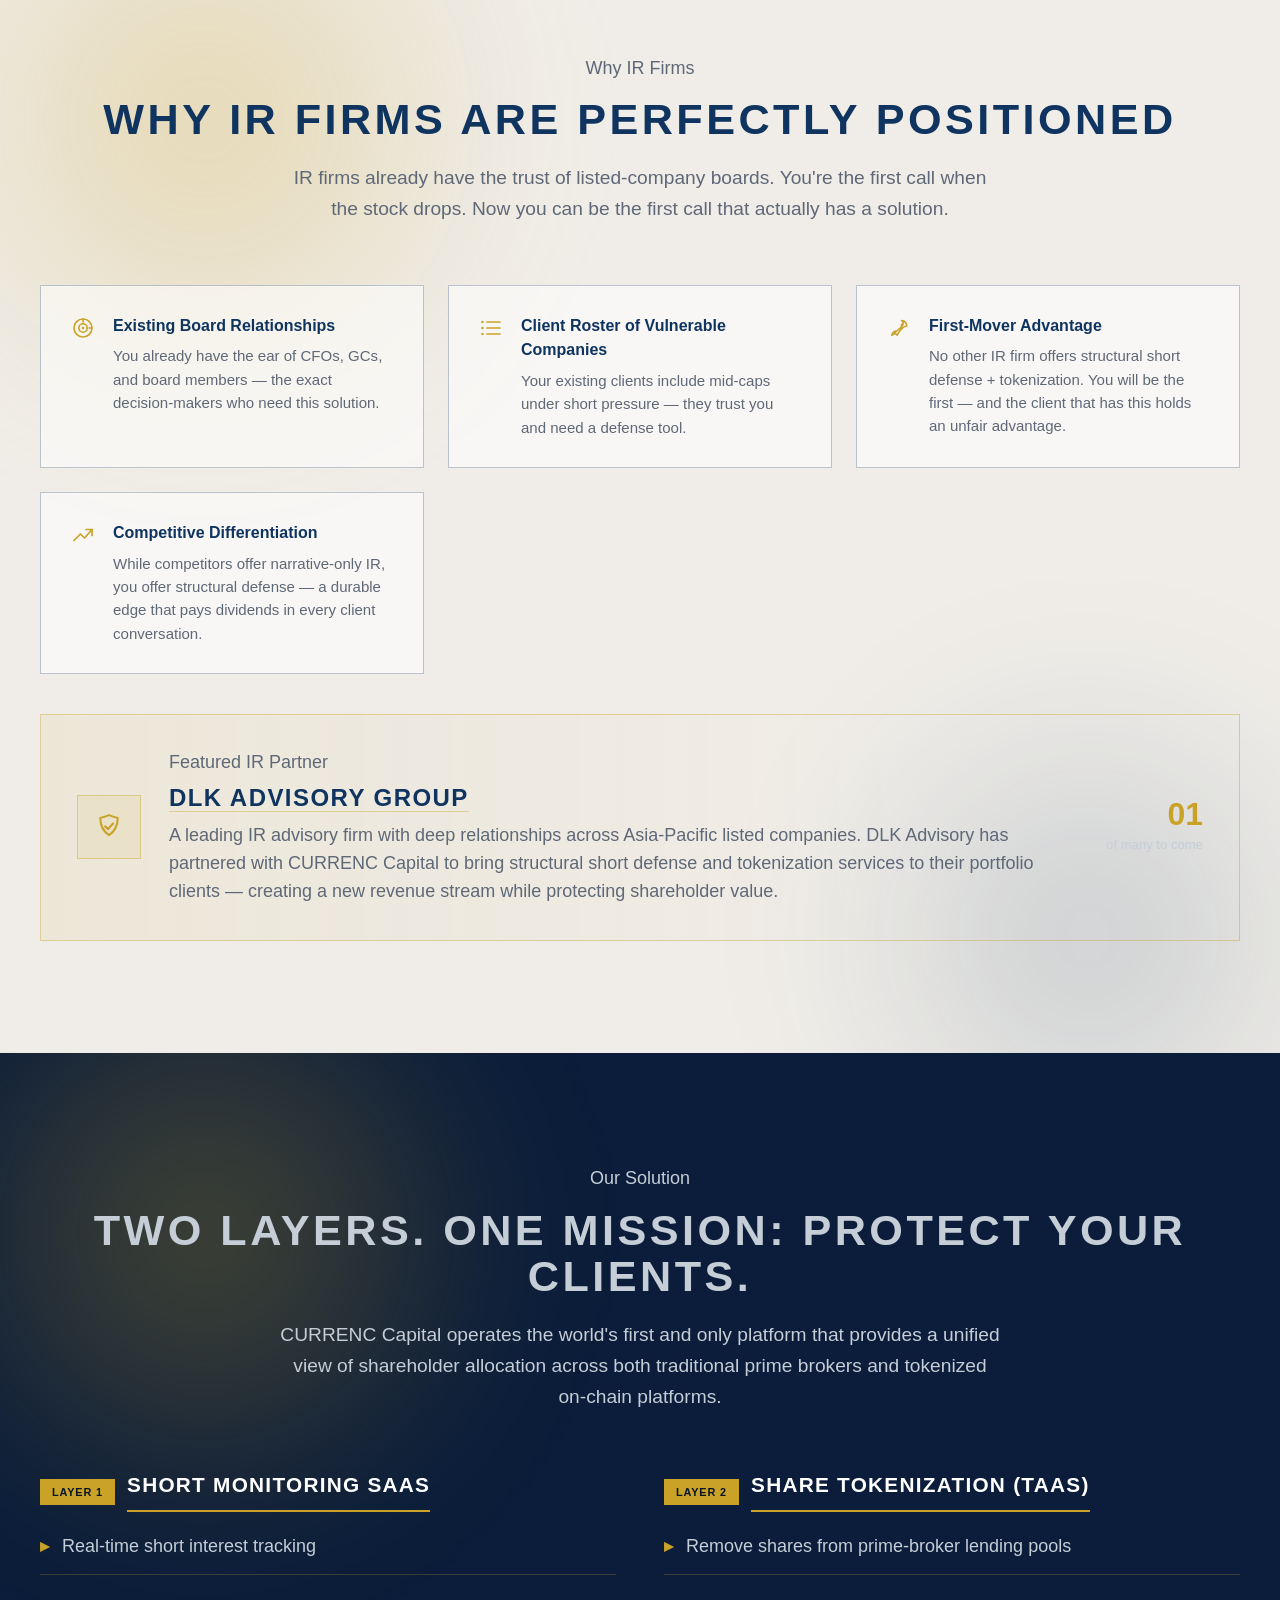
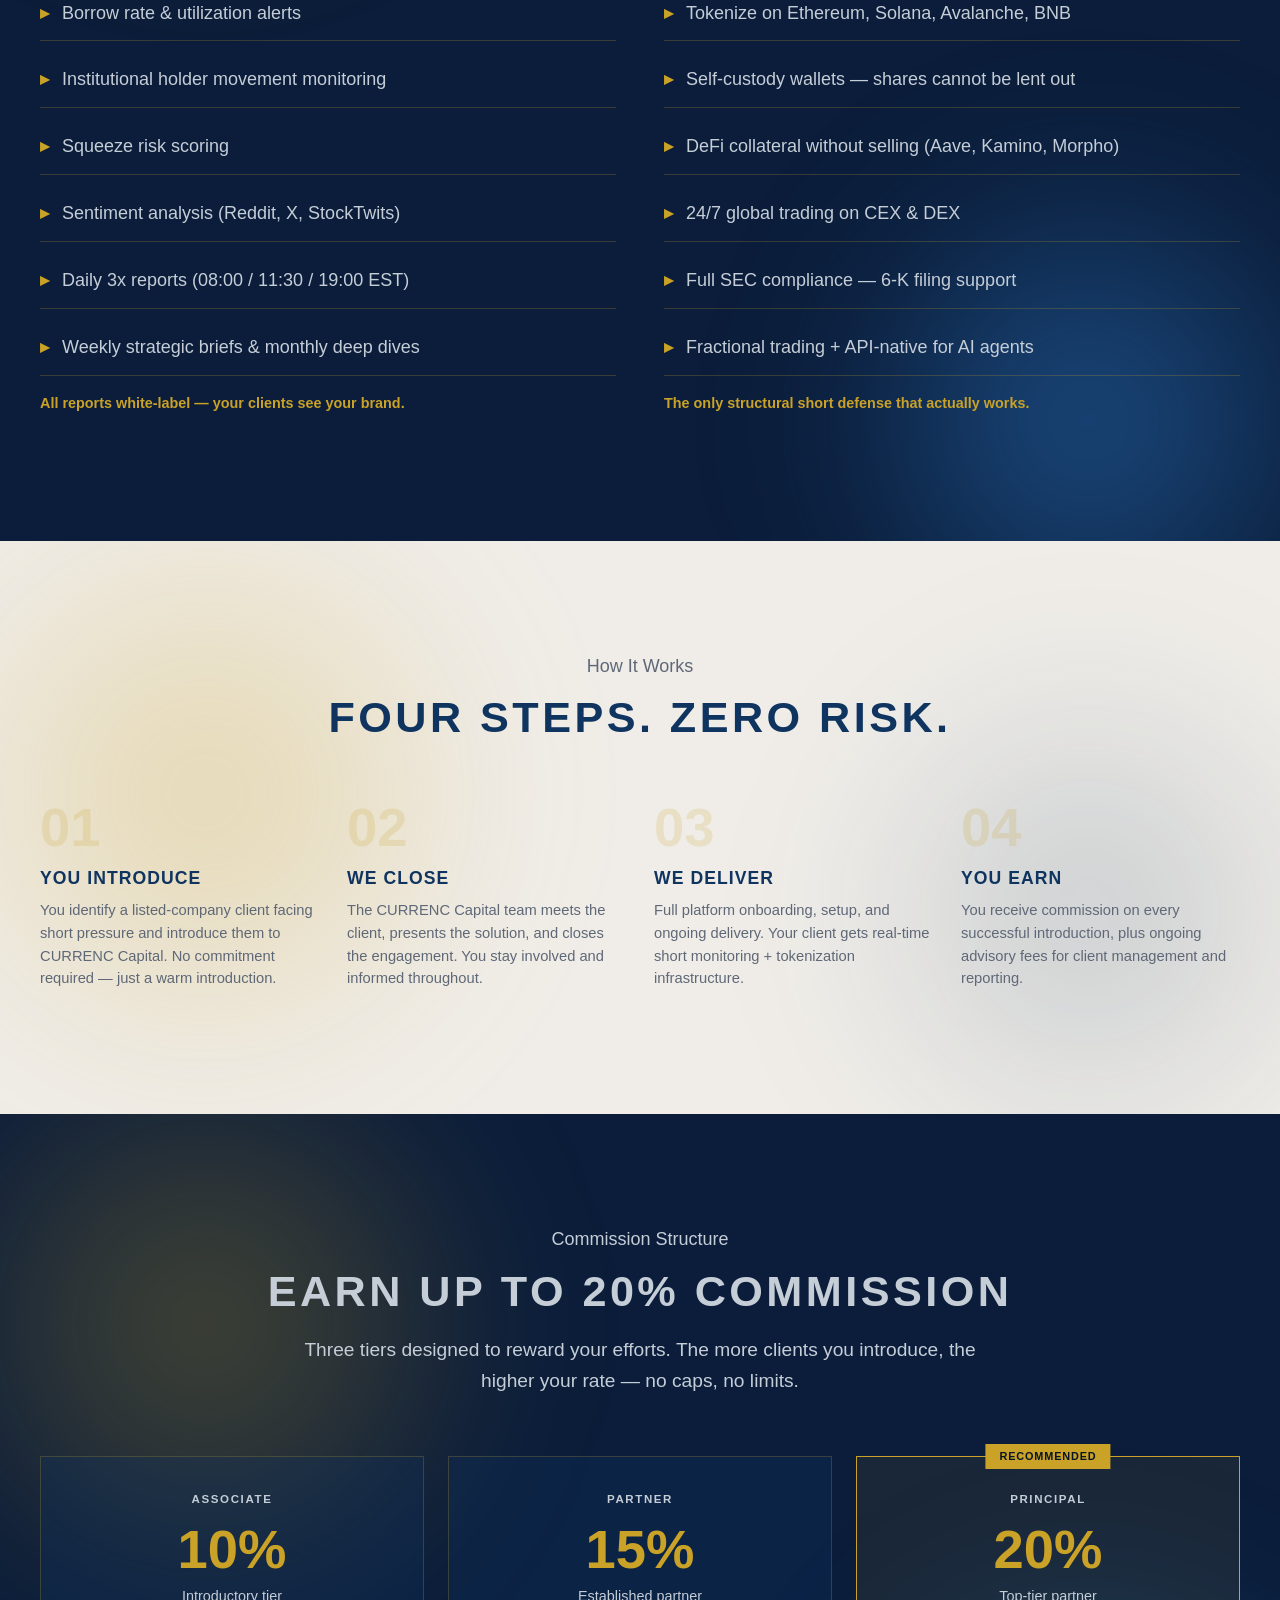
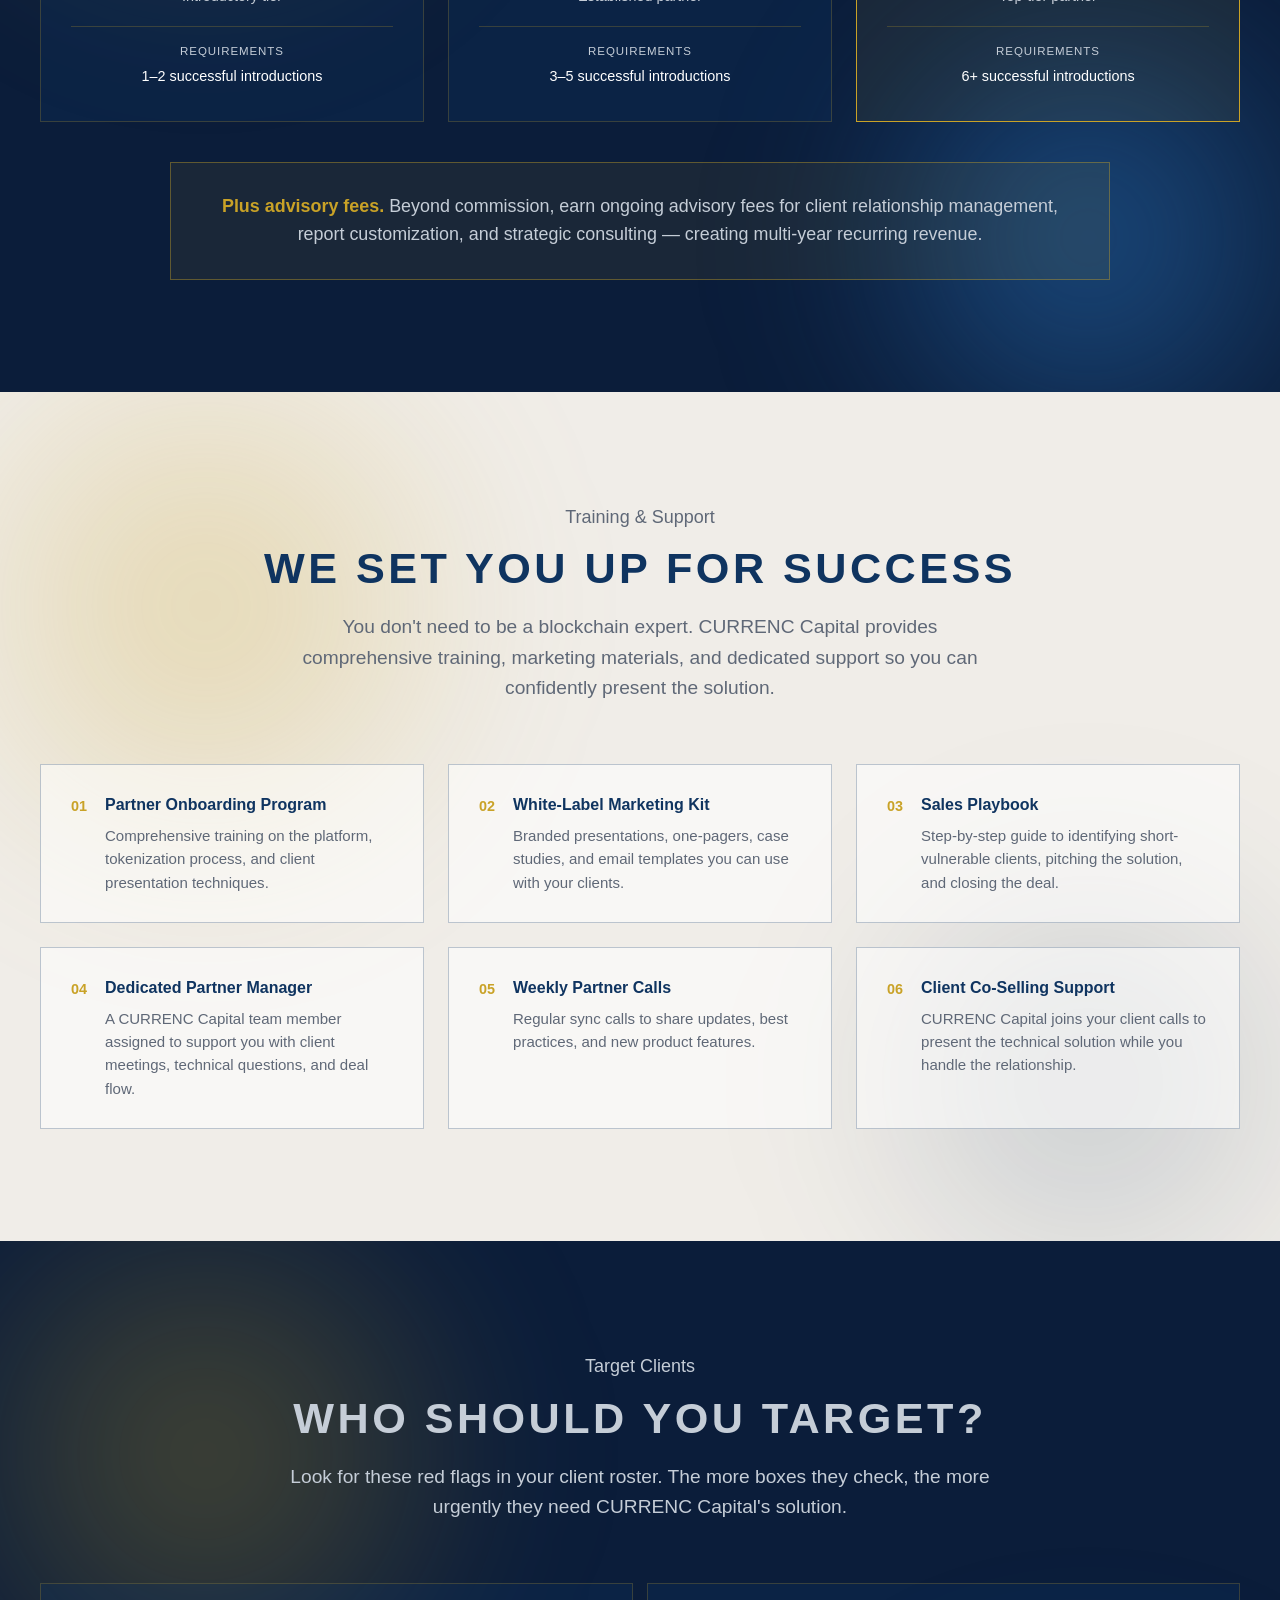
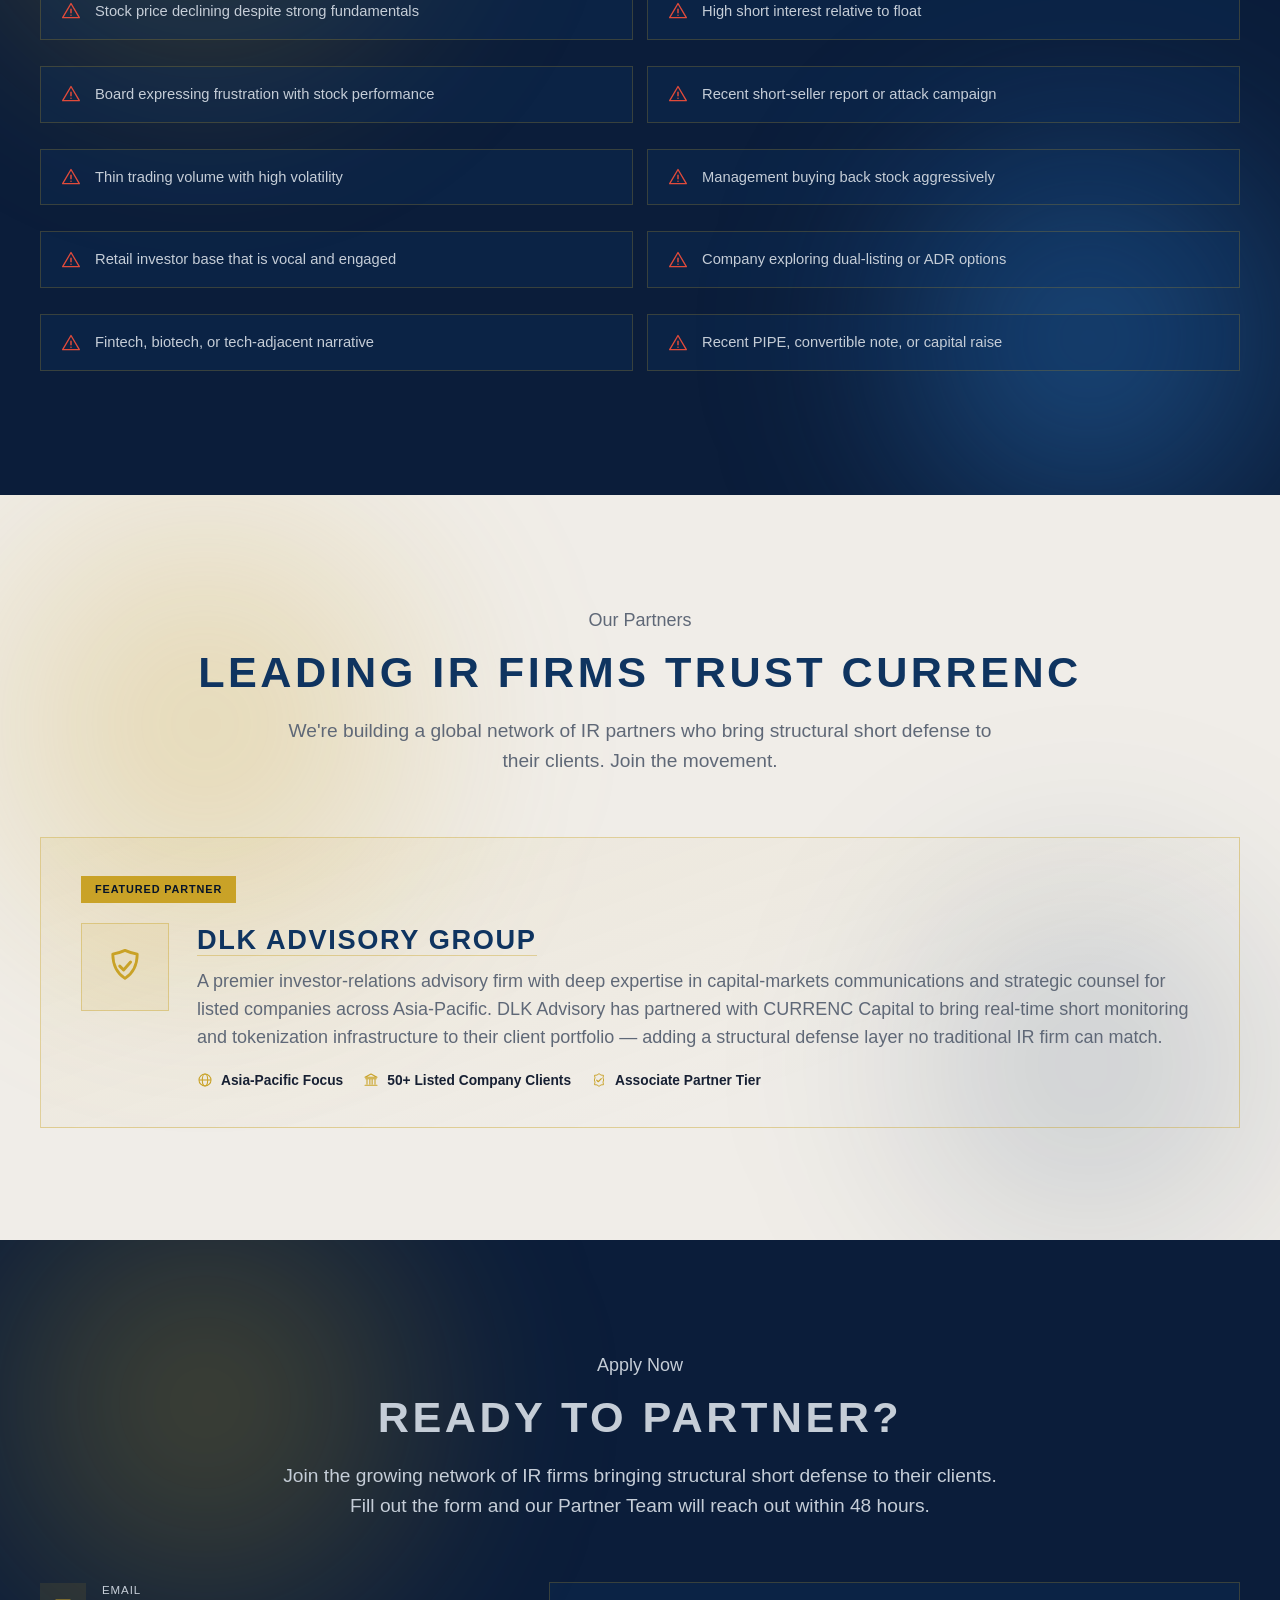
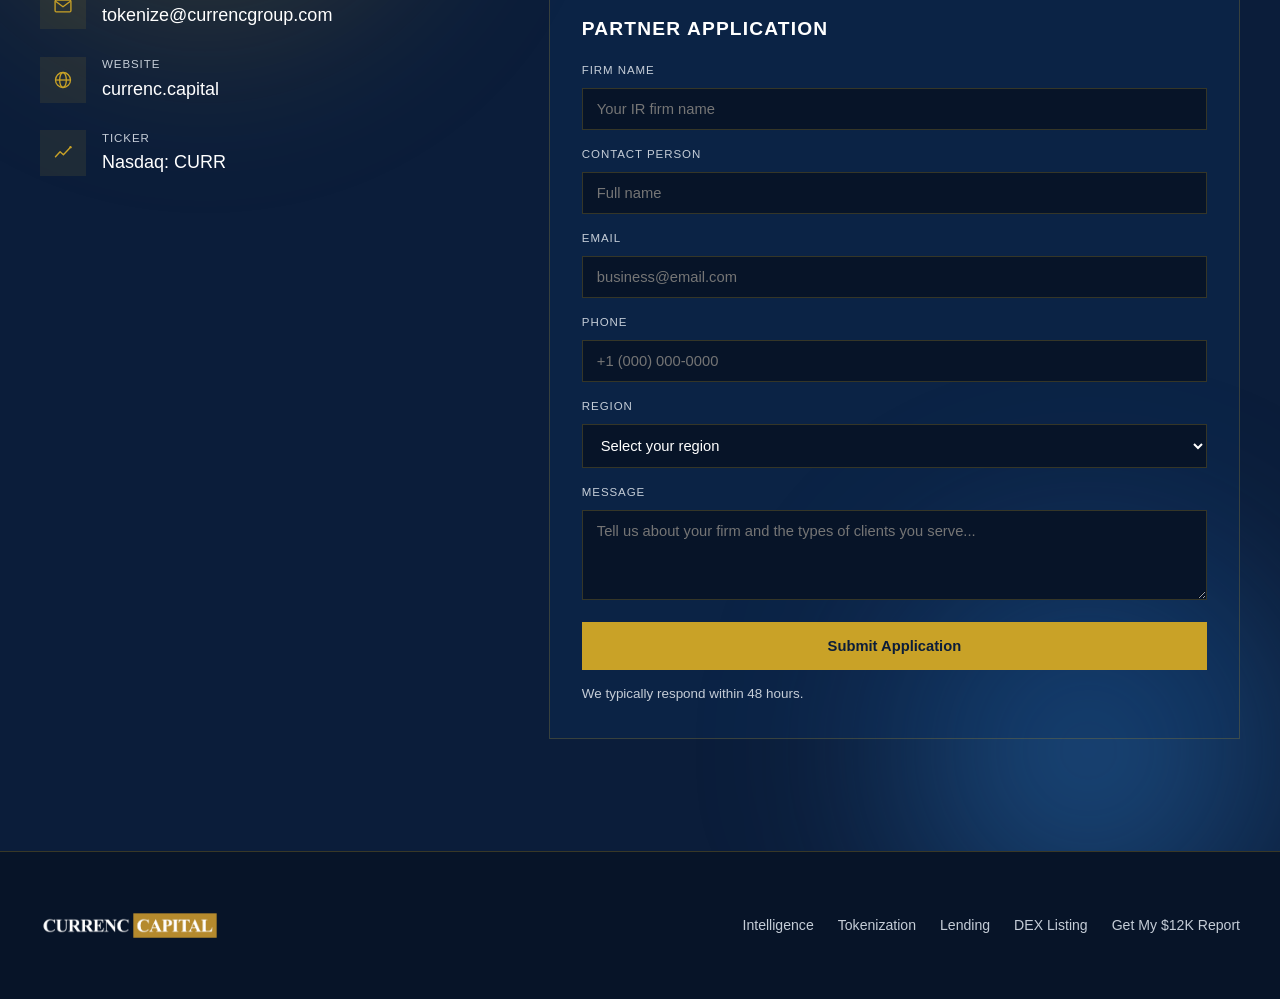
<file: partner-reseller.html>
<!doctype html>
<html lang="en">
  <head>
    <meta charset="utf-8" />
    <meta name="viewport" content="width=device-width, initial-scale=1" />
    <title>Partner Reseller (IR) | CURRENC Capital</title>
    <meta name="description" content="Join CURRENC Capital's global IR Partner Reseller Program. Help your listed-company clients fight short sellers with real-time monitoring and tokenization — and earn commission." />
    <link rel="stylesheet" href="./styles.css?v=2026071an" />
  </head>
  <body>
    <svg class="icon-sprite" aria-hidden="true" focusable="false">
      <defs>
        <symbol id="icon-radar" viewBox="0 0 24 24">
          <circle cx="12" cy="12" r="9" fill="none" stroke="currentColor" stroke-width="1.6" />
          <circle cx="12" cy="12" r="4.2" fill="none" stroke="currentColor" stroke-width="1.6" />
          <circle cx="12" cy="12" r="1.3" fill="currentColor" stroke="none" />
          <path d="M12 3v3M21 12h-3" stroke="currentColor" stroke-width="1.6" stroke-linecap="round" />
        </symbol>
        <symbol id="icon-coin" viewBox="0 0 24 24">
          <circle cx="12" cy="12" r="8.5" fill="none" stroke="currentColor" stroke-width="1.6" />
          <circle cx="12" cy="12" r="4" fill="none" stroke="currentColor" stroke-width="1.4" />
          <path d="M12 2v2.2M12 19.8V22M2 12h2.2M19.8 12H22" stroke="currentColor" stroke-width="1.4" stroke-linecap="round" />
        </symbol>
        <symbol id="icon-bank" viewBox="0 0 24 24">
          <path d="M12 3 3 8h18L12 3z" fill="none" stroke="currentColor" stroke-width="1.6" stroke-linejoin="round" />
          <path d="M4 10h16M6 10v8M10.3 10v8M13.7 10v8M18 10v8M3 20h18" stroke="currentColor" stroke-width="1.6" stroke-linecap="round" />
        </symbol>
        <symbol id="icon-globe" viewBox="0 0 24 24">
          <circle cx="12" cy="12" r="9" fill="none" stroke="currentColor" stroke-width="1.6" />
          <ellipse cx="12" cy="12" rx="4" ry="9" fill="none" stroke="currentColor" stroke-width="1.6" />
          <path d="M3 12h18" stroke="currentColor" stroke-width="1.6" />
        </symbol>
        <symbol id="icon-megaphone" viewBox="0 0 24 24">
          <path d="M3 10v4h3l8 4.5V5.5L6 10H3z" fill="none" stroke="currentColor" stroke-width="1.6" stroke-linejoin="round" />
          <path d="M15 9.2a4 4 0 010 5.6" fill="none" stroke="currentColor" stroke-width="1.6" stroke-linecap="round" />
        </symbol>
        <symbol id="icon-ticker" viewBox="0 0 24 24">
          <path d="M3 16.5l5.5-6 4 3.5L21 5" fill="none" stroke="currentColor" stroke-width="1.7" stroke-linecap="round" stroke-linejoin="round" />
          <circle cx="21" cy="5" r="1.4" fill="currentColor" stroke="none" />
        </symbol>
        <symbol id="icon-clock" viewBox="0 0 24 24">
          <circle cx="12" cy="12" r="9" fill="none" stroke="currentColor" stroke-width="1.6" />
          <path d="M12 7v5l3.5 2" fill="none" stroke="currentColor" stroke-width="1.6" stroke-linecap="round" stroke-linejoin="round" />
        </symbol>
        <symbol id="icon-no-cash" viewBox="0 0 24 24">
          <rect x="2.5" y="6.5" width="19" height="12" rx="1.4" fill="none" stroke="currentColor" stroke-width="1.6" />
          <circle cx="12" cy="12.5" r="3" fill="none" stroke="currentColor" stroke-width="1.5" />
          <path d="M4 20L20 4" stroke="currentColor" stroke-width="1.6" stroke-linecap="round" />
        </symbol>
        <symbol id="icon-building" viewBox="0 0 24 24">
          <path d="M4 21V7.2L12 3l8 4.2V21" fill="none" stroke="currentColor" stroke-width="1.6" stroke-linejoin="round" />
          <path d="M9.5 21v-5.5h5V21M3 21h18" fill="none" stroke="currentColor" stroke-width="1.6" stroke-linecap="round" />
        </symbol>
        <symbol id="icon-warning" viewBox="0 0 24 24">
          <path d="M12 3 22 20H2L12 3z" fill="none" stroke="currentColor" stroke-width="1.6" stroke-linejoin="round" />
          <path d="M12 10v4M12 17h.01" stroke="currentColor" stroke-width="1.8" stroke-linecap="round" />
        </symbol>
        <symbol id="icon-gauge" viewBox="0 0 24 24">
          <path d="M4 16a8 8 0 0116 0" fill="none" stroke="currentColor" stroke-width="1.6" stroke-linecap="round" />
          <path d="M12 16l4.2-5" stroke="currentColor" stroke-width="1.6" stroke-linecap="round" />
          <circle cx="12" cy="16" r="1.3" fill="currentColor" stroke="none" />
        </symbol>
        <symbol id="icon-trend-down" viewBox="0 0 24 24">
          <path d="M3 6l6.5 6.5 4-4L21 17" fill="none" stroke="currentColor" stroke-width="1.7" stroke-linecap="round" stroke-linejoin="round" />
          <path d="M21 10.5V17h-6.5" fill="none" stroke="currentColor" stroke-width="1.7" stroke-linecap="round" stroke-linejoin="round" />
        </symbol>
        <symbol id="icon-trend-up" viewBox="0 0 24 24">
          <path d="M3 17.5l6.5-6.5 4 4L21 6.5" fill="none" stroke="currentColor" stroke-width="1.7" stroke-linecap="round" stroke-linejoin="round" />
          <path d="M15 6.5h6V12.5" fill="none" stroke="currentColor" stroke-width="1.7" stroke-linecap="round" stroke-linejoin="round" />
        </symbol>
        <symbol id="icon-hourglass" viewBox="0 0 24 24">
          <path d="M6 3h12M6 21h12" stroke="currentColor" stroke-width="1.6" stroke-linecap="round" />
          <path d="M7 3c0 5 5 5.4 5 9s-5 4-5 9M17 3c0 5-5 5.4-5 9s5 4 5 9" fill="none" stroke="currentColor" stroke-width="1.6" stroke-linejoin="round" />
        </symbol>
        <symbol id="icon-layers" viewBox="0 0 24 24">
          <path d="M12 2 2 7.5l10 5 10-5L12 2z" fill="none" stroke="currentColor" stroke-width="1.6" stroke-linejoin="round" />
          <path d="M2 12.3l10 5 10-5M2 17l10 5 10-5" fill="none" stroke="currentColor" stroke-width="1.6" stroke-linejoin="round" />
        </symbol>
        <symbol id="icon-shuffle" viewBox="0 0 24 24">
          <path d="M17 3h4v4M3 21 21 3M21 17v4h-4M14.5 14.5 21 21M3 3l5.5 5.5" fill="none" stroke="currentColor" stroke-width="1.6" stroke-linecap="round" stroke-linejoin="round" />
        </symbol>
        <symbol id="icon-moon" viewBox="0 0 24 24">
          <path d="M20.5 13.4A8.5 8.5 0 1110.6 3.5a7 7 0 009.9 9.9z" fill="none" stroke="currentColor" stroke-width="1.6" stroke-linejoin="round" />
        </symbol>
        <symbol id="icon-arrow-right" viewBox="0 0 24 24">
          <path d="M4 12h14M13 6l6 6-6 6" fill="none" stroke="currentColor" stroke-width="1.8" stroke-linecap="square" />
        </symbol>
        <symbol id="icon-badge-check" viewBox="0 0 24 24">
          <path d="M12 2.5 15 4.6 18.8 5 18 8.8 19 12l-1 3.2.8 3.8-3.8.4L12 21.5 9 19.4l-3.8-.4.8-3.8L5 12l1-3.2L5.2 5 9 4.6 12 2.5z" fill="none" stroke="currentColor" stroke-width="1.4" stroke-linejoin="round" />
          <path d="M8.5 12.3l2.3 2.3 4.7-4.7" fill="none" stroke="currentColor" stroke-width="1.7" stroke-linecap="round" stroke-linejoin="round" />
        </symbol>
        <symbol id="icon-rocket" viewBox="0 0 24 24">
          <path d="M14.5 4.5c3 .3 5 2.3 5.3 5.3-3.6.9-7.5 5.2-9.6 9.4l-3-3c4.2-2.1 8.5-6 9.4-9.6z" fill="none" stroke="currentColor" stroke-width="1.6" stroke-linejoin="round" />
          <path d="M4.8 19.2c.6-2.2 1.8-3.6 3.6-4M4.8 19.2c2.2-.6 3.6-1.8 4-3.6" fill="none" stroke="currentColor" stroke-width="1.6" stroke-linecap="round" />
          <circle cx="15" cy="9" r="1.4" fill="currentColor" stroke="none" />
        </symbol>
        <symbol id="icon-dollar" viewBox="0 0 24 24">
          <circle cx="12" cy="12" r="9" fill="none" stroke="currentColor" stroke-width="1.6" />
          <path d="M12 6.5v11M15 9.6c0-1.5-1.4-2.6-3-2.6s-3 1-3 2.4 1.3 2 3 2.6 3 1.1 3 2.6-1.4 2.4-3 2.4-3-1.1-3-2.4" fill="none" stroke="currentColor" stroke-width="1.5" stroke-linecap="round" />
        </symbol>
        <symbol id="icon-calendar" viewBox="0 0 24 24">
          <rect x="3" y="5" width="18" height="16" rx="1.4" fill="none" stroke="currentColor" stroke-width="1.6" />
          <path d="M3 10h18M8 3v4M16 3v4" stroke="currentColor" stroke-width="1.6" stroke-linecap="round" />
        </symbol>
        <symbol id="icon-mail" viewBox="0 0 24 24">
          <rect x="2.5" y="5" width="19" height="14" rx="1.4" fill="none" stroke="currentColor" stroke-width="1.6" />
          <path d="M3.5 6.5 12 13l8.5-6.5" fill="none" stroke="currentColor" stroke-width="1.6" stroke-linecap="round" stroke-linejoin="round" />
        </symbol>
        <symbol id="icon-doc" viewBox="0 0 24 24">
          <path d="M6 2.5h8L19 7.5V21.5H6z" fill="none" stroke="currentColor" stroke-width="1.6" stroke-linejoin="round" />
          <path d="M14 2.5v5h5M9 12h7M9 15.5h7M9 8.5h3" stroke="currentColor" stroke-width="1.5" stroke-linecap="round" />
        </symbol>
        <symbol id="icon-book" viewBox="0 0 24 24">
          <path d="M4 4.5A2.5 2.5 0 016.5 2H20v17.5H6.5A2.5 2.5 0 004 22z" fill="none" stroke="currentColor" stroke-width="1.6" stroke-linejoin="round" />
          <path d="M4 19.5A2.5 2.5 0 016.5 17H20M8 6.5h8" stroke="currentColor" stroke-width="1.6" stroke-linecap="round" />
        </symbol>
        <symbol id="icon-list" viewBox="0 0 24 24">
          <path d="M8 6h13M8 12h13M8 18h13" stroke="currentColor" stroke-width="1.7" stroke-linecap="round" />
          <path d="M3.5 6h.01M3.5 12h.01M3.5 18h.01" stroke="currentColor" stroke-width="2.4" stroke-linecap="round" />
        </symbol>
        <symbol id="icon-send" viewBox="0 0 24 24">
          <path d="M21 3 3 10.5l7 2.5 2.5 7L21 3z" fill="none" stroke="currentColor" stroke-width="1.6" stroke-linejoin="round" />
          <path d="M10 13 21 3" stroke="currentColor" stroke-width="1.6" stroke-linecap="round" />
        </symbol>
        <symbol id="icon-shield" viewBox="0 0 24 24">
          <path d="M12 2.5c2.6 1.2 4.6 1.7 7 2.2-.1 6.3-2 10.6-7 13.8-5-3.2-6.9-7.5-7-13.8 2.4-.5 4.4-1 7-2.2z" fill="none" stroke="currentColor" stroke-width="1.6" stroke-linejoin="round" />
          <path d="M9 11.5l2.2 2.2 4-4.5" fill="none" stroke="currentColor" stroke-width="1.7" stroke-linecap="round" stroke-linejoin="round" />
        </symbol>
      </defs>
    </svg>

    <header class="site-header">
      <div class="container header-inner">
        <a class="brand" href="./index.html" aria-label="CURRENC Capital home">
          <img src="./Resources/All-Logos_Currenc-Capital_Logo_White.png" alt="CURRENC Capital" />
        </a>
        <button class="nav-toggle" type="button" aria-label="Open menu" aria-expanded="false" aria-controls="primary-nav">
          <span></span><span></span><span></span>
        </button>
        <nav class="site-nav" id="primary-nav" aria-label="Primary navigation">
          <a data-i18n="common.nav.home" href="./index.html">Home</a>
          <a data-i18n="common.nav.story" href="./our-story.html">Our Story</a>
          <a data-i18n="common.nav.problem" href="./index.html#problem">Problem</a>
          <div class="nav-dd">
            <a class="nav-dd-toggle" href="./index.html#solution"><span data-i18n="common.nav.arsenal">Arsenal</span><svg class="nav-chev" viewBox="0 0 16 16" width="12" height="12" fill="none" aria-hidden="true"><path d="M4 6l4 4 4-4" stroke="currentColor" stroke-width="1.6" stroke-linecap="round" stroke-linejoin="round"/></svg></a>
            <div class="nav-dd-menu">
              <a data-i18n="common.nav.arsenal_overview" href="./index.html#solution">Arsenal Overview</a>
              <a data-i18n="common.nav.w01" href="weapon-intelligence.html">01 · Intelligence</a>
              <a data-i18n="common.nav.w02" href="weapon-tokenization.html">02 · Tokenization</a>
              <a data-i18n="common.nav.w03" href="weapon-lending.html">03 · Lending</a>
              <a data-i18n="common.nav.w04" href="weapon-dex-listing.html">04 · DEX Listing</a>
            </div>
          </div>
          <a data-i18n="common.nav.deployment" href="./index.html#deployment">Deployment</a>
          <a data-i18n="common.nav.partner" href="./partner-reseller.html">Partner Reseller (IR)</a>
          <a class="nav-cta nav-cta-mobile" data-i18n="common.cta.report" href="./short-analysis.html">Get My $12K Report</a>
          <div class="lang-switch lang-switch-mobile">
            <select class="lang-select" aria-label="Select language">
              <option value="en">Eng</option>
              <option value="zh-Hant">繁</option>
              <option value="zh-Hans">簡</option>
            </select>
          </div>
        </nav>
        <div class="lang-switch lang-switch-desktop">
          <select class="lang-select" aria-label="Select language">
            <option value="en">Eng</option>
            <option value="zh-Hant">繁</option>
            <option value="zh-Hans">簡</option>
          </select>
        </div>
        <a class="nav-cta nav-cta-desktop" data-i18n="common.cta.report" href="./short-analysis.html">Get My $12K Report</a>
      </div>
    </header>
    <div class="nav-scrim" hidden></div>

    <main class="partner-page">
      <!-- HERO -->
      <section class="page-hero">
        <div class="anim-bg" aria-hidden="true"></div>
        <div class="container">
          <p class="hero-kicker">IR Partner Reseller Program</p>
          <h1>YOUR CLIENTS ARE UNDER ATTACK. <span class="h1-accent">BECOME THE FIRST IR FIRM THAT CAN DEFEND THEM.</span></h1>
          <p class="hero-subhead">Join CURRENC Capital's global IR Partner Reseller Program. Recruit public companies — especially those under short attack — to our Short Monitoring &amp; Tokenization platform. Earn commission while your clients gain structural short defense.</p>
          <div class="hero-actions">
            <a class="button button-primary" href="#apply">Become a Partner</a>
            <a class="button button-secondary" href="#why-ir">Learn More</a>
          </div>
        </div>
      </section>

      <!-- 01 PROBLEM -->
      <section id="problem" class="section-full section-dark reveal">
        <div class="anim-bg danger" aria-hidden="true"></div>
        <div class="container">
          <div class="section-heading centered">
            <p class="eyebrow">The Problem</p>
            <h2>SHORT SELLERS ARE WINNING. YOUR CLIENTS ARE LOSING.</h2>
            <p class="section-subtitle">Predatory short selling is destroying shareholder value across public markets. Traditional IR is powerless — narrative consulting and roadshows cannot defend against structural market manipulation.</p>
          </div>
          <div class="metric-grid m4 reveal-stagger">
            <article><strong>$4T+</strong><span class="m-label">Global Short Interest</span><p>Short sellers deploy billions in capital to drive down share prices.</p></article>
            <article><strong>70%</strong><span class="m-label">Under Short Pressure</span><p>of mid-cap public companies face persistent short-selling campaigns.</p></article>
            <article><strong>45</strong><span class="m-label">Day Data Lag</span><p>Traditional 13F filings arrive 45 days late — shorts have already repositioned.</p></article>
            <article><strong class="partner-stat-red">0%</strong><span class="m-label">Visibility</span><p>Boards have zero real-time visibility into how their float is being lent and shorted.</p></article>
          </div>
        </div>
      </section>

      <!-- 02 WHY IR FIRMS -->
      <section id="why-ir" class="section-full section-light reveal">
        <div class="anim-bg light" aria-hidden="true"></div>
        <div class="container">
          <div class="section-heading centered">
            <p class="eyebrow">Why IR Firms</p>
            <h2>WHY IR FIRMS ARE PERFECTLY POSITIONED</h2>
            <p class="section-subtitle">IR firms already have the trust of listed-company boards. You're the first call when the stock drops. Now you can be the first call that actually has a solution.</p>
          </div>
          <div class="feature-grid reveal-stagger">
            <article class="detail-card"><svg class="icon" aria-hidden="true"><use href="#icon-radar"></use></svg><div><strong>Existing Board Relationships</strong><p>You already have the ear of CFOs, GCs, and board members — the exact decision-makers who need this solution.</p></div></article>
            <article class="detail-card"><svg class="icon" aria-hidden="true"><use href="#icon-list"></use></svg><div><strong>Client Roster of Vulnerable Companies</strong><p>Your existing clients include mid-caps under short pressure — they trust you and need a defense tool.</p></div></article>
            <article class="detail-card"><svg class="icon" aria-hidden="true"><use href="#icon-rocket"></use></svg><div><strong>First-Mover Advantage</strong><p>No other IR firm offers structural short defense + tokenization. You will be the first — and the client that has this holds an unfair advantage.</p></div></article>
            <article class="detail-card"><svg class="icon" aria-hidden="true"><use href="#icon-trend-up"></use></svg><div><strong>Competitive Differentiation</strong><p>While competitors offer narrative-only IR, you offer structural defense — a durable edge that pays dividends in every client conversation.</p></div></article>
          </div>
          <div class="partner-feature">
            <div class="partner-feature-icon" aria-hidden="true"><svg class="icon"><use href="#icon-shield"></use></svg></div>
            <div class="partner-feature-body">
              <p class="eyebrow">Featured IR Partner</p>
              <h3><a href="https://www.dlkadvisory.com/" target="_blank" rel="noopener" class="partner-dlk-link">DLK Advisory Group</a></h3>
              <p>A leading IR advisory firm with deep relationships across Asia-Pacific listed companies. DLK Advisory has partnered with CURRENC Capital to bring structural short defense and tokenization services to their portfolio clients — creating a new revenue stream while protecting shareholder value.</p>
            </div>
            <div class="partner-feature-badge"><strong>01</strong><span>of many to come</span></div>
          </div>
        </div>
      </section>

      <!-- 03 OUR SOLUTION -->
      <section id="solution" class="section-full section-dark reveal">
        <div class="anim-bg" aria-hidden="true"></div>
        <div class="container">
          <div class="section-heading centered">
            <p class="eyebrow">Our Solution</p>
            <h2>TWO LAYERS. ONE MISSION: PROTECT YOUR CLIENTS.</h2>
            <p class="section-subtitle">CURRENC Capital operates the world's first and only platform that provides a unified view of shareholder allocation across both traditional prime brokers and tokenized on-chain platforms.</p>
          </div>
          <div class="wp-cols">
            <div class="wp-col">
              <div class="partner-layer-head"><span class="partner-layer-tag">Layer 1</span><h3>Short Monitoring SaaS</h3></div>
              <ul class="tick-list">
                <li>Real-time short interest tracking</li>
                <li>Borrow rate &amp; utilization alerts</li>
                <li>Institutional holder movement monitoring</li>
                <li>Squeeze risk scoring</li>
                <li>Sentiment analysis (Reddit, X, StockTwits)</li>
                <li>Daily 3x reports (08:00 / 11:30 / 19:00 EST)</li>
                <li>Weekly strategic briefs &amp; monthly deep dives</li>
              </ul>
              <p class="partner-layer-note">All reports white-label — your clients see your brand.</p>
            </div>
            <div class="wp-col">
              <div class="partner-layer-head"><span class="partner-layer-tag">Layer 2</span><h3>Share Tokenization (TaaS)</h3></div>
              <ul class="tick-list">
                <li>Remove shares from prime-broker lending pools</li>
                <li>Tokenize on Ethereum, Solana, Avalanche, BNB</li>
                <li>Self-custody wallets — shares cannot be lent out</li>
                <li>DeFi collateral without selling (Aave, Kamino, Morpho)</li>
                <li>24/7 global trading on CEX &amp; DEX</li>
                <li>Full SEC compliance — 6-K filing support</li>
                <li>Fractional trading + API-native for AI agents</li>
              </ul>
              <p class="partner-layer-note">The only structural short defense that actually works.</p>
            </div>
          </div>
        </div>
      </section>

      <!-- 04 HOW IT WORKS -->
      <section class="section-full section-light reveal">
        <div class="anim-bg light" aria-hidden="true"></div>
        <div class="container">
          <div class="section-heading centered">
            <p class="eyebrow">How It Works</p>
            <h2>FOUR STEPS. ZERO RISK.</h2>
          </div>
          <ol class="partner-steps reveal-stagger">
            <li><span class="partner-step-num">01</span><h3>You Introduce</h3><p>You identify a listed-company client facing short pressure and introduce them to CURRENC Capital. No commitment required — just a warm introduction.</p></li>
            <li><span class="partner-step-num">02</span><h3>We Close</h3><p>The CURRENC Capital team meets the client, presents the solution, and closes the engagement. You stay involved and informed throughout.</p></li>
            <li><span class="partner-step-num">03</span><h3>We Deliver</h3><p>Full platform onboarding, setup, and ongoing delivery. Your client gets real-time short monitoring + tokenization infrastructure.</p></li>
            <li><span class="partner-step-num">04</span><h3>You Earn</h3><p>You receive commission on every successful introduction, plus ongoing advisory fees for client management and reporting.</p></li>
          </ol>
        </div>
      </section>

      <!-- 05 COMMISSION -->
      <section id="commission" class="section-full section-dark reveal">
        <div class="anim-bg" aria-hidden="true"></div>
        <div class="container">
          <div class="section-heading centered">
            <p class="eyebrow">Commission Structure</p>
            <h2>EARN UP TO 20% COMMISSION</h2>
            <p class="section-subtitle">Three tiers designed to reward your efforts. The more clients you introduce, the higher your rate — no caps, no limits.</p>
          </div>
          <div class="partner-tiers reveal-stagger">
            <article class="partner-tier">
              <span class="partner-tier-name">Associate</span>
              <strong class="partner-tier-pct">10%</strong>
              <span class="partner-tier-sub">Introductory tier</span>
              <div class="partner-tier-req"><span>Requirements</span>1–2 successful introductions</div>
            </article>
            <article class="partner-tier">
              <span class="partner-tier-name">Partner</span>
              <strong class="partner-tier-pct">15%</strong>
              <span class="partner-tier-sub">Established partner</span>
              <div class="partner-tier-req"><span>Requirements</span>3–5 successful introductions</div>
            </article>
            <article class="partner-tier is-featured">
              <span class="partner-tier-badge">Recommended</span>
              <span class="partner-tier-name">Principal</span>
              <strong class="partner-tier-pct">20%</strong>
              <span class="partner-tier-sub">Top-tier partner</span>
              <div class="partner-tier-req"><span>Requirements</span>6+ successful introductions</div>
            </article>
          </div>
          <div class="callout-band"><strong>Plus advisory fees.</strong> Beyond commission, earn ongoing advisory fees for client relationship management, report customization, and strategic consulting — creating multi-year recurring revenue.</div>
        </div>
      </section>

      <!-- 06 TRAINING -->
      <section class="section-full section-light reveal">
        <div class="anim-bg light" aria-hidden="true"></div>
        <div class="container">
          <div class="section-heading centered">
            <p class="eyebrow">Training &amp; Support</p>
            <h2>WE SET YOU UP FOR SUCCESS</h2>
            <p class="section-subtitle">You don't need to be a blockchain expert. CURRENC Capital provides comprehensive training, marketing materials, and dedicated support so you can confidently present the solution.</p>
          </div>
          <div class="feature-grid reveal-stagger">
            <article class="detail-card"><span class="partner-mini-num">01</span><div><strong>Partner Onboarding Program</strong><p>Comprehensive training on the platform, tokenization process, and client presentation techniques.</p></div></article>
            <article class="detail-card"><span class="partner-mini-num">02</span><div><strong>White-Label Marketing Kit</strong><p>Branded presentations, one-pagers, case studies, and email templates you can use with your clients.</p></div></article>
            <article class="detail-card"><span class="partner-mini-num">03</span><div><strong>Sales Playbook</strong><p>Step-by-step guide to identifying short-vulnerable clients, pitching the solution, and closing the deal.</p></div></article>
            <article class="detail-card"><span class="partner-mini-num">04</span><div><strong>Dedicated Partner Manager</strong><p>A CURRENC Capital team member assigned to support you with client meetings, technical questions, and deal flow.</p></div></article>
            <article class="detail-card"><span class="partner-mini-num">05</span><div><strong>Weekly Partner Calls</strong><p>Regular sync calls to share updates, best practices, and new product features.</p></div></article>
            <article class="detail-card"><span class="partner-mini-num">06</span><div><strong>Client Co-Selling Support</strong><p>CURRENC Capital joins your client calls to present the technical solution while you handle the relationship.</p></div></article>
          </div>
        </div>
      </section>

      <!-- 07 TARGET CLIENTS -->
      <section class="section-full section-dark reveal">
        <div class="anim-bg" aria-hidden="true"></div>
        <div class="container">
          <div class="section-heading centered">
            <p class="eyebrow">Target Clients</p>
            <h2>WHO SHOULD YOU TARGET?</h2>
            <p class="section-subtitle">Look for these red flags in your client roster. The more boxes they check, the more urgently they need CURRENC Capital's solution.</p>
          </div>
          <ul class="partner-flags reveal-stagger">
            <li><svg class="icon" aria-hidden="true"><use href="#icon-warning"></use></svg>Stock price declining despite strong fundamentals</li>
            <li><svg class="icon" aria-hidden="true"><use href="#icon-warning"></use></svg>High short interest relative to float</li>
            <li><svg class="icon" aria-hidden="true"><use href="#icon-warning"></use></svg>Board expressing frustration with stock performance</li>
            <li><svg class="icon" aria-hidden="true"><use href="#icon-warning"></use></svg>Recent short-seller report or attack campaign</li>
            <li><svg class="icon" aria-hidden="true"><use href="#icon-warning"></use></svg>Thin trading volume with high volatility</li>
            <li><svg class="icon" aria-hidden="true"><use href="#icon-warning"></use></svg>Management buying back stock aggressively</li>
            <li><svg class="icon" aria-hidden="true"><use href="#icon-warning"></use></svg>Retail investor base that is vocal and engaged</li>
            <li><svg class="icon" aria-hidden="true"><use href="#icon-warning"></use></svg>Company exploring dual-listing or ADR options</li>
            <li><svg class="icon" aria-hidden="true"><use href="#icon-warning"></use></svg>Fintech, biotech, or tech-adjacent narrative</li>
            <li><svg class="icon" aria-hidden="true"><use href="#icon-warning"></use></svg>Recent PIPE, convertible note, or capital raise</li>
          </ul>
        </div>
      </section>

      <!-- 08 PARTNERS -->
      <section id="partners" class="section-full section-light reveal">
        <div class="anim-bg light" aria-hidden="true"></div>
        <div class="container">
          <div class="section-heading centered">
            <p class="eyebrow">Our Partners</p>
            <h2>LEADING IR FIRMS TRUST CURRENC</h2>
            <p class="section-subtitle">We're building a global network of IR partners who bring structural short defense to their clients. Join the movement.</p>
          </div>
          <div class="partner-featured">
            <span class="partner-featured-tag">Featured Partner</span>
            <div class="partner-featured-row">
              <div class="partner-featured-icon" aria-hidden="true"><svg class="icon"><use href="#icon-shield"></use></svg></div>
              <div class="partner-featured-body">
                <h3><a href="https://www.dlkadvisory.com/" target="_blank" rel="noopener" class="partner-dlk-link">DLK Advisory Group</a></h3>
                <p>A premier investor-relations advisory firm with deep expertise in capital-markets communications and strategic counsel for listed companies across Asia-Pacific. DLK Advisory has partnered with CURRENC Capital to bring real-time short monitoring and tokenization infrastructure to their client portfolio — adding a structural defense layer no traditional IR firm can match.</p>
                <div class="partner-featured-meta">
                  <span><svg class="icon" aria-hidden="true"><use href="#icon-globe"></use></svg>Asia-Pacific Focus</span>
                  <span><svg class="icon" aria-hidden="true"><use href="#icon-bank"></use></svg>50+ Listed Company Clients</span>
                  <span><svg class="icon" aria-hidden="true"><use href="#icon-badge-check"></use></svg>Associate Partner Tier</span>
                </div>
              </div>
            </div>
          </div>
        </div>
      </section>

      <!-- 10 APPLY -->
      <section id="apply" class="section-full section-dark reveal">
        <div class="anim-bg" aria-hidden="true"></div>
        <div class="container">
          <div class="section-heading centered">
            <p class="eyebrow">Apply Now</p>
            <h2>READY TO PARTNER?</h2>
            <p class="section-subtitle">Join the growing network of IR firms bringing structural short defense to their clients. Fill out the form and our Partner Team will reach out within 48 hours.</p>
          </div>
          <div class="partner-apply">
            <div class="partner-contact">
              <div class="partner-contact-item"><span class="partner-contact-ic" aria-hidden="true"><svg class="icon"><use href="#icon-mail"></use></svg></span><div><span class="partner-contact-label">Email</span>tokenize@currencgroup.com</div></div>
              <div class="partner-contact-item"><span class="partner-contact-ic" aria-hidden="true"><svg class="icon"><use href="#icon-globe"></use></svg></span><div><span class="partner-contact-label">Website</span>currenc.capital</div></div>
              <div class="partner-contact-item"><span class="partner-contact-ic" aria-hidden="true"><svg class="icon"><use href="#icon-ticker"></use></svg></span><div><span class="partner-contact-label">Ticker</span>Nasdaq: CURR</div></div>
            </div>
            <form class="partner-form" id="partner-apply-form" novalidate>
              <h3>Partner Application</h3>
              <label for="pf-firm">Firm Name<input type="text" id="pf-firm" name="firm" placeholder="Your IR firm name" autocomplete="organization" required /></label>
              <label for="pf-contact">Contact Person<input type="text" id="pf-contact" name="contact" placeholder="Full name" autocomplete="name" required /></label>
              <label for="pf-email">Email<input type="email" id="pf-email" name="email" placeholder="business@email.com" autocomplete="email" required /></label>
              <label for="pf-phone">Phone<input type="tel" id="pf-phone" name="phone" placeholder="+1 (000) 000-0000" autocomplete="tel" /></label>
              <label for="pf-region">Region
                <select id="pf-region" name="region">
                  <option value="">Select your region</option>
                  <option>North America</option>
                  <option>Asia-Pacific</option>
                  <option>Europe</option>
                  <option>Middle East</option>
                  <option>Other</option>
                </select>
              </label>
              <label for="pf-message">Message<textarea rows="4" id="pf-message" name="message" placeholder="Tell us about your firm and the types of clients you serve..."></textarea></label>
              <div class="visually-hidden" aria-hidden="true">
                <label for="pf-botcheck">Leave this field empty</label>
                <input type="checkbox" id="pf-botcheck" name="botcheck" tabindex="-1" autocomplete="off" />
              </div>
              <button type="submit" class="button button-primary">Submit Application</button>
              <p class="form-note" data-form-note>We typically respond within 48 hours.</p>
            </form>
          </div>
        </div>
      </section>
    </main>

    <footer class="footer-simple">
      <div class="container">
        <img src="./Resources/All-Logos_Currenc-Capital_Logo_White.png" alt="CURRENC Capital" />
        <nav aria-label="Footer navigation">
          <a data-i18n="common.footer.intel" href="./weapon-intelligence.html">Intelligence</a>
          <a data-i18n="common.footer.token" href="./weapon-tokenization.html">Tokenization</a>
          <a data-i18n="common.footer.lend" href="./weapon-lending.html">Lending</a>
          <a data-i18n="common.footer.dex" href="./weapon-dex-listing.html">DEX Listing</a>
          <a data-i18n="common.cta.report" href="./short-analysis.html">Get My $12K Report</a>
        </nav>
      </div>
    </footer>

    <script src="./translations.js?v=2026071an"></script>
    <script src="./i18n.js?v=2026071an"></script>
    <script src="./script.js?v=2026071an"></script>
  </body>
</html>
</file>
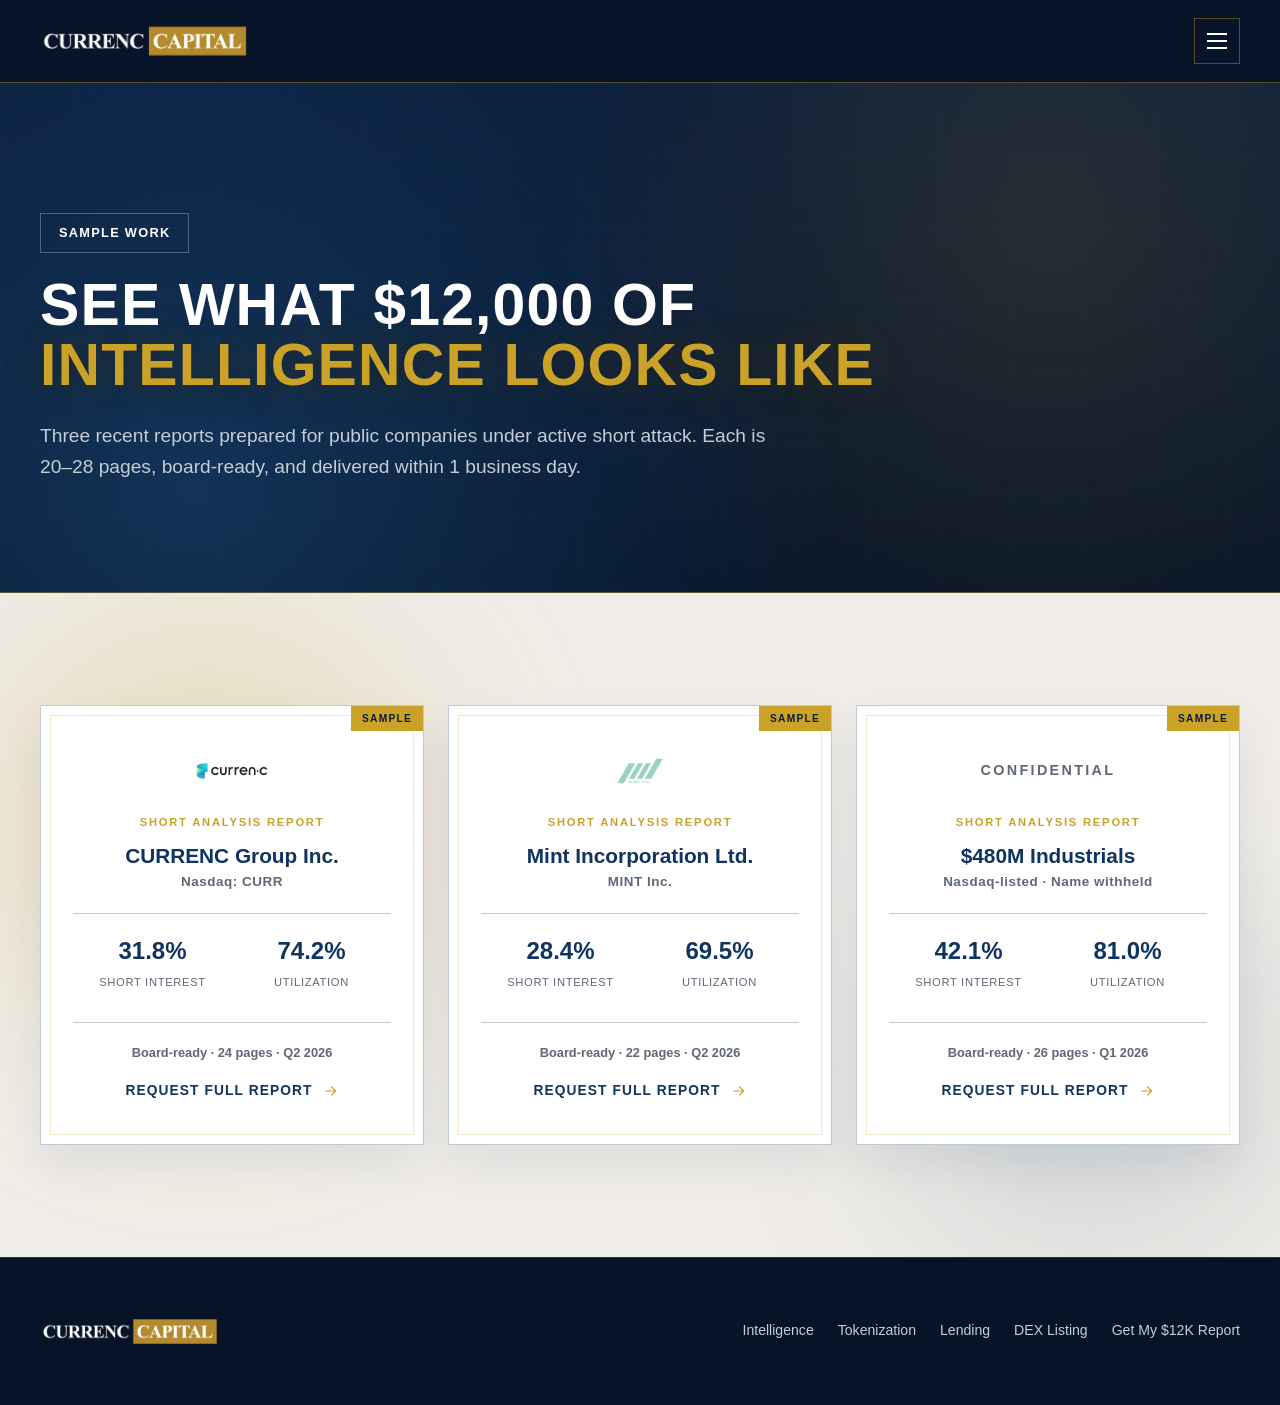
<file: sample-reports.html>
<!doctype html>
<html lang="en">
  <head>
    <meta charset="utf-8" />
    <meta name="viewport" content="width=device-width, initial-scale=1" />
    <title>Sample Analysis Reports | CURRENC Capital</title>
    <meta name="description" content="See what $12,000 of institutional-grade short analysis intelligence looks like — sample reports from CURRENC Capital." />
    <link rel="stylesheet" href="./styles.css?v=2026071an" />
  </head>
  <body>
    <svg class="icon-sprite" aria-hidden="true" focusable="false">
      <defs>
        <symbol id="icon-radar" viewBox="0 0 24 24">
          <circle cx="12" cy="12" r="9" fill="none" stroke="currentColor" stroke-width="1.6" />
          <circle cx="12" cy="12" r="4.2" fill="none" stroke="currentColor" stroke-width="1.6" />
          <circle cx="12" cy="12" r="1.3" fill="currentColor" stroke="none" />
          <path d="M12 3v3M21 12h-3" stroke="currentColor" stroke-width="1.6" stroke-linecap="round" />
        </symbol>
        <symbol id="icon-coin" viewBox="0 0 24 24">
          <circle cx="12" cy="12" r="8.5" fill="none" stroke="currentColor" stroke-width="1.6" />
          <circle cx="12" cy="12" r="4" fill="none" stroke="currentColor" stroke-width="1.4" />
          <path d="M12 2v2.2M12 19.8V22M2 12h2.2M19.8 12H22" stroke="currentColor" stroke-width="1.4" stroke-linecap="round" />
        </symbol>
        <symbol id="icon-bank" viewBox="0 0 24 24">
          <path d="M12 3 3 8h18L12 3z" fill="none" stroke="currentColor" stroke-width="1.6" stroke-linejoin="round" />
          <path d="M4 10h16M6 10v8M10.3 10v8M13.7 10v8M18 10v8M3 20h18" stroke="currentColor" stroke-width="1.6" stroke-linecap="round" />
        </symbol>
        <symbol id="icon-globe" viewBox="0 0 24 24">
          <circle cx="12" cy="12" r="9" fill="none" stroke="currentColor" stroke-width="1.6" />
          <ellipse cx="12" cy="12" rx="4" ry="9" fill="none" stroke="currentColor" stroke-width="1.6" />
          <path d="M3 12h18" stroke="currentColor" stroke-width="1.6" />
        </symbol>
        <symbol id="icon-megaphone" viewBox="0 0 24 24">
          <path d="M3 10v4h3l8 4.5V5.5L6 10H3z" fill="none" stroke="currentColor" stroke-width="1.6" stroke-linejoin="round" />
          <path d="M15 9.2a4 4 0 010 5.6" fill="none" stroke="currentColor" stroke-width="1.6" stroke-linecap="round" />
        </symbol>
        <symbol id="icon-ticker" viewBox="0 0 24 24">
          <path d="M3 16.5l5.5-6 4 3.5L21 5" fill="none" stroke="currentColor" stroke-width="1.7" stroke-linecap="round" stroke-linejoin="round" />
          <circle cx="21" cy="5" r="1.4" fill="currentColor" stroke="none" />
        </symbol>
        <symbol id="icon-clock" viewBox="0 0 24 24">
          <circle cx="12" cy="12" r="9" fill="none" stroke="currentColor" stroke-width="1.6" />
          <path d="M12 7v5l3.5 2" fill="none" stroke="currentColor" stroke-width="1.6" stroke-linecap="round" stroke-linejoin="round" />
        </symbol>
        <symbol id="icon-no-cash" viewBox="0 0 24 24">
          <rect x="2.5" y="6.5" width="19" height="12" rx="1.4" fill="none" stroke="currentColor" stroke-width="1.6" />
          <circle cx="12" cy="12.5" r="3" fill="none" stroke="currentColor" stroke-width="1.5" />
          <path d="M4 20L20 4" stroke="currentColor" stroke-width="1.6" stroke-linecap="round" />
        </symbol>
        <symbol id="icon-building" viewBox="0 0 24 24">
          <path d="M4 21V7.2L12 3l8 4.2V21" fill="none" stroke="currentColor" stroke-width="1.6" stroke-linejoin="round" />
          <path d="M9.5 21v-5.5h5V21M3 21h18" fill="none" stroke="currentColor" stroke-width="1.6" stroke-linecap="round" />
        </symbol>
        <symbol id="icon-warning" viewBox="0 0 24 24">
          <path d="M12 3 22 20H2L12 3z" fill="none" stroke="currentColor" stroke-width="1.6" stroke-linejoin="round" />
          <path d="M12 10v4M12 17h.01" stroke="currentColor" stroke-width="1.8" stroke-linecap="round" />
        </symbol>
        <symbol id="icon-gauge" viewBox="0 0 24 24">
          <path d="M4 16a8 8 0 0116 0" fill="none" stroke="currentColor" stroke-width="1.6" stroke-linecap="round" />
          <path d="M12 16l4.2-5" stroke="currentColor" stroke-width="1.6" stroke-linecap="round" />
          <circle cx="12" cy="16" r="1.3" fill="currentColor" stroke="none" />
        </symbol>
        <symbol id="icon-trend-down" viewBox="0 0 24 24">
          <path d="M3 6l6.5 6.5 4-4L21 17" fill="none" stroke="currentColor" stroke-width="1.7" stroke-linecap="round" stroke-linejoin="round" />
          <path d="M21 10.5V17h-6.5" fill="none" stroke="currentColor" stroke-width="1.7" stroke-linecap="round" stroke-linejoin="round" />
        </symbol>
        <symbol id="icon-trend-up" viewBox="0 0 24 24">
          <path d="M3 17.5l6.5-6.5 4 4L21 6.5" fill="none" stroke="currentColor" stroke-width="1.7" stroke-linecap="round" stroke-linejoin="round" />
          <path d="M15 6.5h6V12.5" fill="none" stroke="currentColor" stroke-width="1.7" stroke-linecap="round" stroke-linejoin="round" />
        </symbol>
        <symbol id="icon-hourglass" viewBox="0 0 24 24">
          <path d="M6 3h12M6 21h12" stroke="currentColor" stroke-width="1.6" stroke-linecap="round" />
          <path d="M7 3c0 5 5 5.4 5 9s-5 4-5 9M17 3c0 5-5 5.4-5 9s5 4 5 9" fill="none" stroke="currentColor" stroke-width="1.6" stroke-linejoin="round" />
        </symbol>
        <symbol id="icon-layers" viewBox="0 0 24 24">
          <path d="M12 2 2 7.5l10 5 10-5L12 2z" fill="none" stroke="currentColor" stroke-width="1.6" stroke-linejoin="round" />
          <path d="M2 12.3l10 5 10-5M2 17l10 5 10-5" fill="none" stroke="currentColor" stroke-width="1.6" stroke-linejoin="round" />
        </symbol>
        <symbol id="icon-shuffle" viewBox="0 0 24 24">
          <path d="M17 3h4v4M3 21 21 3M21 17v4h-4M14.5 14.5 21 21M3 3l5.5 5.5" fill="none" stroke="currentColor" stroke-width="1.6" stroke-linecap="round" stroke-linejoin="round" />
        </symbol>
        <symbol id="icon-moon" viewBox="0 0 24 24">
          <path d="M20.5 13.4A8.5 8.5 0 1110.6 3.5a7 7 0 009.9 9.9z" fill="none" stroke="currentColor" stroke-width="1.6" stroke-linejoin="round" />
        </symbol>
        <symbol id="icon-arrow-right" viewBox="0 0 24 24">
          <path d="M4 12h14M13 6l6 6-6 6" fill="none" stroke="currentColor" stroke-width="1.8" stroke-linecap="square" />
        </symbol>
        <symbol id="icon-badge-check" viewBox="0 0 24 24">
          <path d="M12 2.5 15 4.6 18.8 5 18 8.8 19 12l-1 3.2.8 3.8-3.8.4L12 21.5 9 19.4l-3.8-.4.8-3.8L5 12l1-3.2L5.2 5 9 4.6 12 2.5z" fill="none" stroke="currentColor" stroke-width="1.4" stroke-linejoin="round" />
          <path d="M8.5 12.3l2.3 2.3 4.7-4.7" fill="none" stroke="currentColor" stroke-width="1.7" stroke-linecap="round" stroke-linejoin="round" />
        </symbol>
        <symbol id="icon-rocket" viewBox="0 0 24 24">
          <path d="M14.5 4.5c3 .3 5 2.3 5.3 5.3-3.6.9-7.5 5.2-9.6 9.4l-3-3c4.2-2.1 8.5-6 9.4-9.6z" fill="none" stroke="currentColor" stroke-width="1.6" stroke-linejoin="round" />
          <path d="M4.8 19.2c.6-2.2 1.8-3.6 3.6-4M4.8 19.2c2.2-.6 3.6-1.8 4-3.6" fill="none" stroke="currentColor" stroke-width="1.6" stroke-linecap="round" />
          <circle cx="15" cy="9" r="1.4" fill="currentColor" stroke="none" />
        </symbol>
        <symbol id="icon-dollar" viewBox="0 0 24 24">
          <circle cx="12" cy="12" r="9" fill="none" stroke="currentColor" stroke-width="1.6" />
          <path d="M12 6.5v11M15 9.6c0-1.5-1.4-2.6-3-2.6s-3 1-3 2.4 1.3 2 3 2.6 3 1.1 3 2.6-1.4 2.4-3 2.4-3-1.1-3-2.4" fill="none" stroke="currentColor" stroke-width="1.5" stroke-linecap="round" />
        </symbol>
        <symbol id="icon-calendar" viewBox="0 0 24 24">
          <rect x="3" y="5" width="18" height="16" rx="1.4" fill="none" stroke="currentColor" stroke-width="1.6" />
          <path d="M3 10h18M8 3v4M16 3v4" stroke="currentColor" stroke-width="1.6" stroke-linecap="round" />
        </symbol>
        <symbol id="icon-mail" viewBox="0 0 24 24">
          <rect x="2.5" y="5" width="19" height="14" rx="1.4" fill="none" stroke="currentColor" stroke-width="1.6" />
          <path d="M3.5 6.5 12 13l8.5-6.5" fill="none" stroke="currentColor" stroke-width="1.6" stroke-linecap="round" stroke-linejoin="round" />
        </symbol>
        <symbol id="icon-doc" viewBox="0 0 24 24">
          <path d="M6 2.5h8L19 7.5V21.5H6z" fill="none" stroke="currentColor" stroke-width="1.6" stroke-linejoin="round" />
          <path d="M14 2.5v5h5M9 12h7M9 15.5h7M9 8.5h3" stroke="currentColor" stroke-width="1.5" stroke-linecap="round" />
        </symbol>
        <symbol id="icon-book" viewBox="0 0 24 24">
          <path d="M4 4.5A2.5 2.5 0 016.5 2H20v17.5H6.5A2.5 2.5 0 004 22z" fill="none" stroke="currentColor" stroke-width="1.6" stroke-linejoin="round" />
          <path d="M4 19.5A2.5 2.5 0 016.5 17H20M8 6.5h8" stroke="currentColor" stroke-width="1.6" stroke-linecap="round" />
        </symbol>
        <symbol id="icon-list" viewBox="0 0 24 24">
          <path d="M8 6h13M8 12h13M8 18h13" stroke="currentColor" stroke-width="1.7" stroke-linecap="round" />
          <path d="M3.5 6h.01M3.5 12h.01M3.5 18h.01" stroke="currentColor" stroke-width="2.4" stroke-linecap="round" />
        </symbol>
        <symbol id="icon-send" viewBox="0 0 24 24">
          <path d="M21 3 3 10.5l7 2.5 2.5 7L21 3z" fill="none" stroke="currentColor" stroke-width="1.6" stroke-linejoin="round" />
          <path d="M10 13 21 3" stroke="currentColor" stroke-width="1.6" stroke-linecap="round" />
        </symbol>
        <symbol id="icon-shield" viewBox="0 0 24 24">
          <path d="M12 2.5c2.6 1.2 4.6 1.7 7 2.2-.1 6.3-2 10.6-7 13.8-5-3.2-6.9-7.5-7-13.8 2.4-.5 4.4-1 7-2.2z" fill="none" stroke="currentColor" stroke-width="1.6" stroke-linejoin="round" />
          <path d="M9 11.5l2.2 2.2 4-4.5" fill="none" stroke="currentColor" stroke-width="1.7" stroke-linecap="round" stroke-linejoin="round" />
        </symbol>
      </defs>
    </svg>

    <header class="site-header">
      <div class="container header-inner">
        <a class="brand" href="./index.html" aria-label="CURRENC Capital home">
          <img src="./Resources/All-Logos_Currenc-Capital_Logo_White.png" alt="CURRENC Capital" />
        </a>
        <button class="nav-toggle" type="button" aria-label="Open menu" aria-expanded="false" aria-controls="primary-nav">
          <span></span><span></span><span></span>
        </button>
        <nav class="site-nav" id="primary-nav" aria-label="Primary navigation">
          <a data-i18n="common.nav.home" href="./index.html">Home</a>
          <a data-i18n="common.nav.story" href="./our-story.html">Our Story</a>
          <a data-i18n="common.nav.problem" href="./index.html#problem">Problem</a>
          <div class="nav-dd">
            <a class="nav-dd-toggle" href="./index.html#solution"><span data-i18n="common.nav.arsenal">Arsenal</span><svg class="nav-chev" viewBox="0 0 16 16" width="12" height="12" fill="none" aria-hidden="true"><path d="M4 6l4 4 4-4" stroke="currentColor" stroke-width="1.6" stroke-linecap="round" stroke-linejoin="round"/></svg></a>
            <div class="nav-dd-menu">
              <a data-i18n="common.nav.arsenal_overview" href="./index.html#solution">Arsenal Overview</a>
              <a data-i18n="common.nav.w01" href="weapon-intelligence.html">01 · Intelligence</a>
              <a data-i18n="common.nav.w02" href="weapon-tokenization.html">02 · Tokenization</a>
              <a data-i18n="common.nav.w03" href="weapon-lending.html">03 · Lending</a>
              <a data-i18n="common.nav.w04" href="weapon-dex-listing.html">04 · DEX Listing</a>
            </div>
          </div>
          <a data-i18n="common.nav.deployment" href="./index.html#deployment">Deployment</a>
          <a data-i18n="common.nav.partner" href="./partner-reseller.html">Partner Reseller (IR)</a>
          <a class="nav-cta nav-cta-mobile" data-i18n="common.cta.report" href="./short-analysis.html">Get My $12K Report</a>
          <div class="lang-switch lang-switch-mobile">
            <select class="lang-select" aria-label="Select language">
              <option value="en">Eng</option>
              <option value="zh-Hant">繁</option>
              <option value="zh-Hans">簡</option>
            </select>
          </div>
        </nav>
        <div class="lang-switch lang-switch-desktop">
          <select class="lang-select" aria-label="Select language">
            <option value="en">Eng</option>
            <option value="zh-Hant">繁</option>
            <option value="zh-Hans">簡</option>
          </select>
        </div>
        <a class="nav-cta nav-cta-desktop" data-i18n="common.cta.report" href="./short-analysis.html">Get My $12K Report</a>
      </div>
    </header>
    <div class="nav-scrim" hidden></div>
    <main>
      <section class="page-hero">
        <div class="container">
          <span class="page-hero-num" aria-hidden="true"></span>
          <p class="meta">Sample Work</p>
          <h1>SEE WHAT $12,000 OF <span class="h1-accent">INTELLIGENCE LOOKS LIKE</span></h1>
          <p class="hero-subhead">Three recent reports prepared for public companies under active short attack. Each is 20–28 pages, board-ready, and delivered within 1 business day.</p>
        </div>
      </section>

      <section class="section-full section-light reveal">
        <div class="anim-bg light" aria-hidden="true"></div>
        <div class="container">
          <div class="tombstone-grid reveal-stagger">
            <article class="tombstone">
              <span data-i18n="home.analysis.004" class="tomb-badge">Sample</span>
              <div class="tomb-logo"><img src="./Resources/currenc.png" alt="CURRENC Group Inc." /></div>
              <span data-i18n="home.analysis.005" class="tomb-kicker">Short Analysis Report</span>
              <h3 data-i18n="home.analysis.006">CURRENC Group Inc.</h3>
              <p data-i18n="home.analysis.007" class="tomb-sub">Nasdaq: CURR</p>
              <ul class="tomb-metrics">
                <li data-i18n="home.analysis.008"><strong>31.8%</strong><span>Short Interest</span></li>
                <li data-i18n="home.analysis.009"><strong>74.2%</strong><span>Utilization</span></li>
              </ul>
              <span data-i18n="home.analysis.010" class="tomb-foot">Board-ready · 24 pages · Q2 2026</span>
              <a class="card-link" href="./short-analysis.html">Request Full Report<svg class="icon" aria-hidden="true"><use href="#icon-arrow-right"></use></svg></a>
            </article>
            <article class="tombstone">
              <span data-i18n="home.analysis.011" class="tomb-badge">Sample</span>
              <div class="tomb-logo"><img src="./Resources/mimi.png" alt="Mint Incorporation Ltd." /></div>
              <span data-i18n="home.analysis.012" class="tomb-kicker">Short Analysis Report</span>
              <h3 data-i18n="home.analysis.013">Mint Incorporation Ltd.</h3>
              <p data-i18n="home.analysis.014" class="tomb-sub">MINT Inc.</p>
              <ul class="tomb-metrics">
                <li data-i18n="home.analysis.015"><strong>28.4%</strong><span>Short Interest</span></li>
                <li data-i18n="home.analysis.016"><strong>69.5%</strong><span>Utilization</span></li>
              </ul>
              <span data-i18n="home.analysis.017" class="tomb-foot">Board-ready · 22 pages · Q2 2026</span>
              <a class="card-link" href="./short-analysis.html">Request Full Report<svg class="icon" aria-hidden="true"><use href="#icon-arrow-right"></use></svg></a>
            </article>
            <article class="tombstone">
              <span data-i18n="home.analysis.018" class="tomb-badge">Sample</span>
              <div class="tomb-logo tomb-logo-text">Confidential</div>
              <span data-i18n="home.analysis.019" class="tomb-kicker">Short Analysis Report</span>
              <h3 data-i18n="home.analysis.020">$480M Industrials</h3>
              <p data-i18n="home.analysis.021" class="tomb-sub">Nasdaq-listed · Name withheld</p>
              <ul class="tomb-metrics">
                <li data-i18n="home.analysis.022"><strong>42.1%</strong><span>Short Interest</span></li>
                <li data-i18n="home.analysis.023"><strong>81.0%</strong><span>Utilization</span></li>
              </ul>
              <span data-i18n="home.analysis.024" class="tomb-foot">Board-ready · 26 pages · Q1 2026</span>
              <a class="card-link" href="./short-analysis.html">Request Full Report<svg class="icon" aria-hidden="true"><use href="#icon-arrow-right"></use></svg></a>
            </article>
          </div>
        </div>
      </section>
    </main>

    <footer class="footer-simple">
      <div class="container">
        <img src="./Resources/All-Logos_Currenc-Capital_Logo_White.png" alt="CURRENC Capital" />
        <nav aria-label="Footer navigation">
          <a data-i18n="common.footer.intel" href="./weapon-intelligence.html">Intelligence</a>
          <a data-i18n="common.footer.token" href="./weapon-tokenization.html">Tokenization</a>
          <a data-i18n="common.footer.lend" href="./weapon-lending.html">Lending</a>
          <a data-i18n="common.footer.dex" href="./weapon-dex-listing.html">DEX Listing</a>
          <a data-i18n="common.cta.report" href="./short-analysis.html">Get My $12K Report</a>
        </nav>
      </div>
    </footer>

    <script src="./translations.js?v=2026071an"></script>
    <script src="./i18n.js?v=2026071an"></script>
    <script src="./script.js?v=2026071an"></script>
  </body>
</html>
</file>
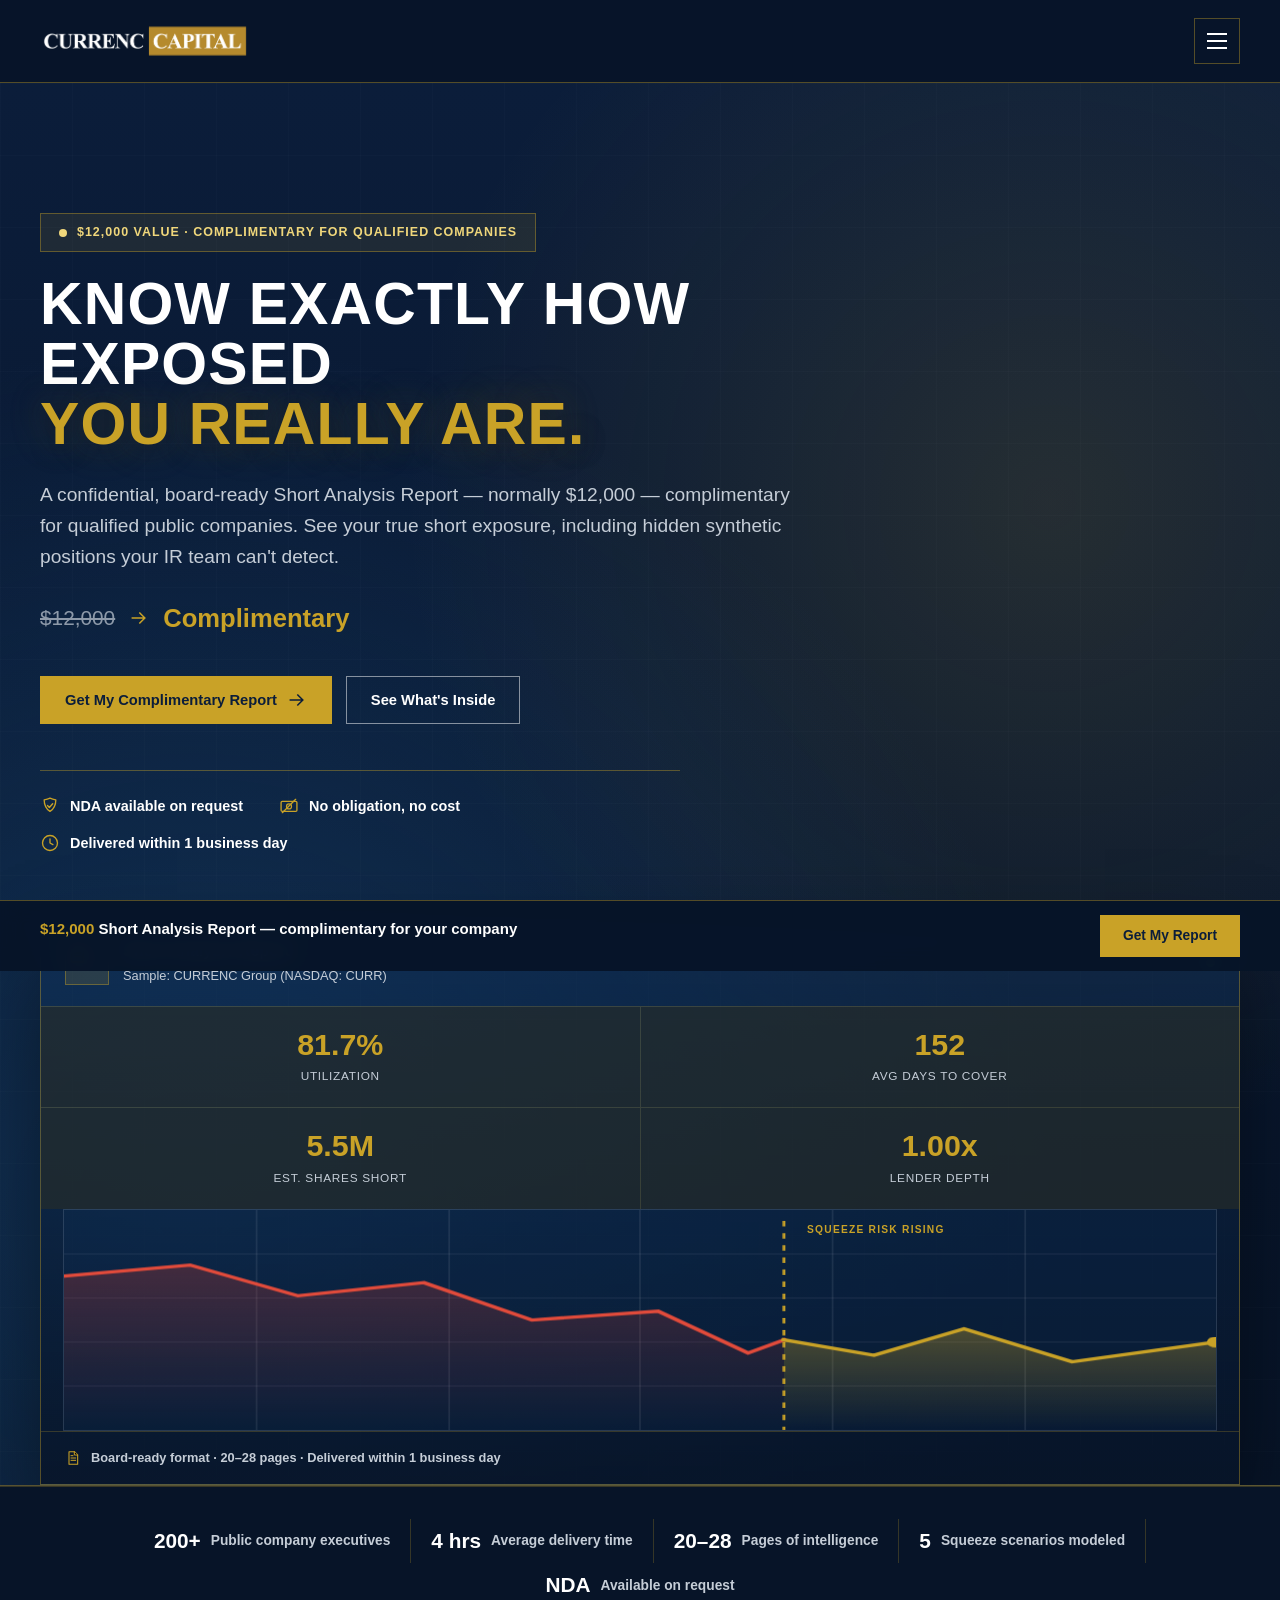
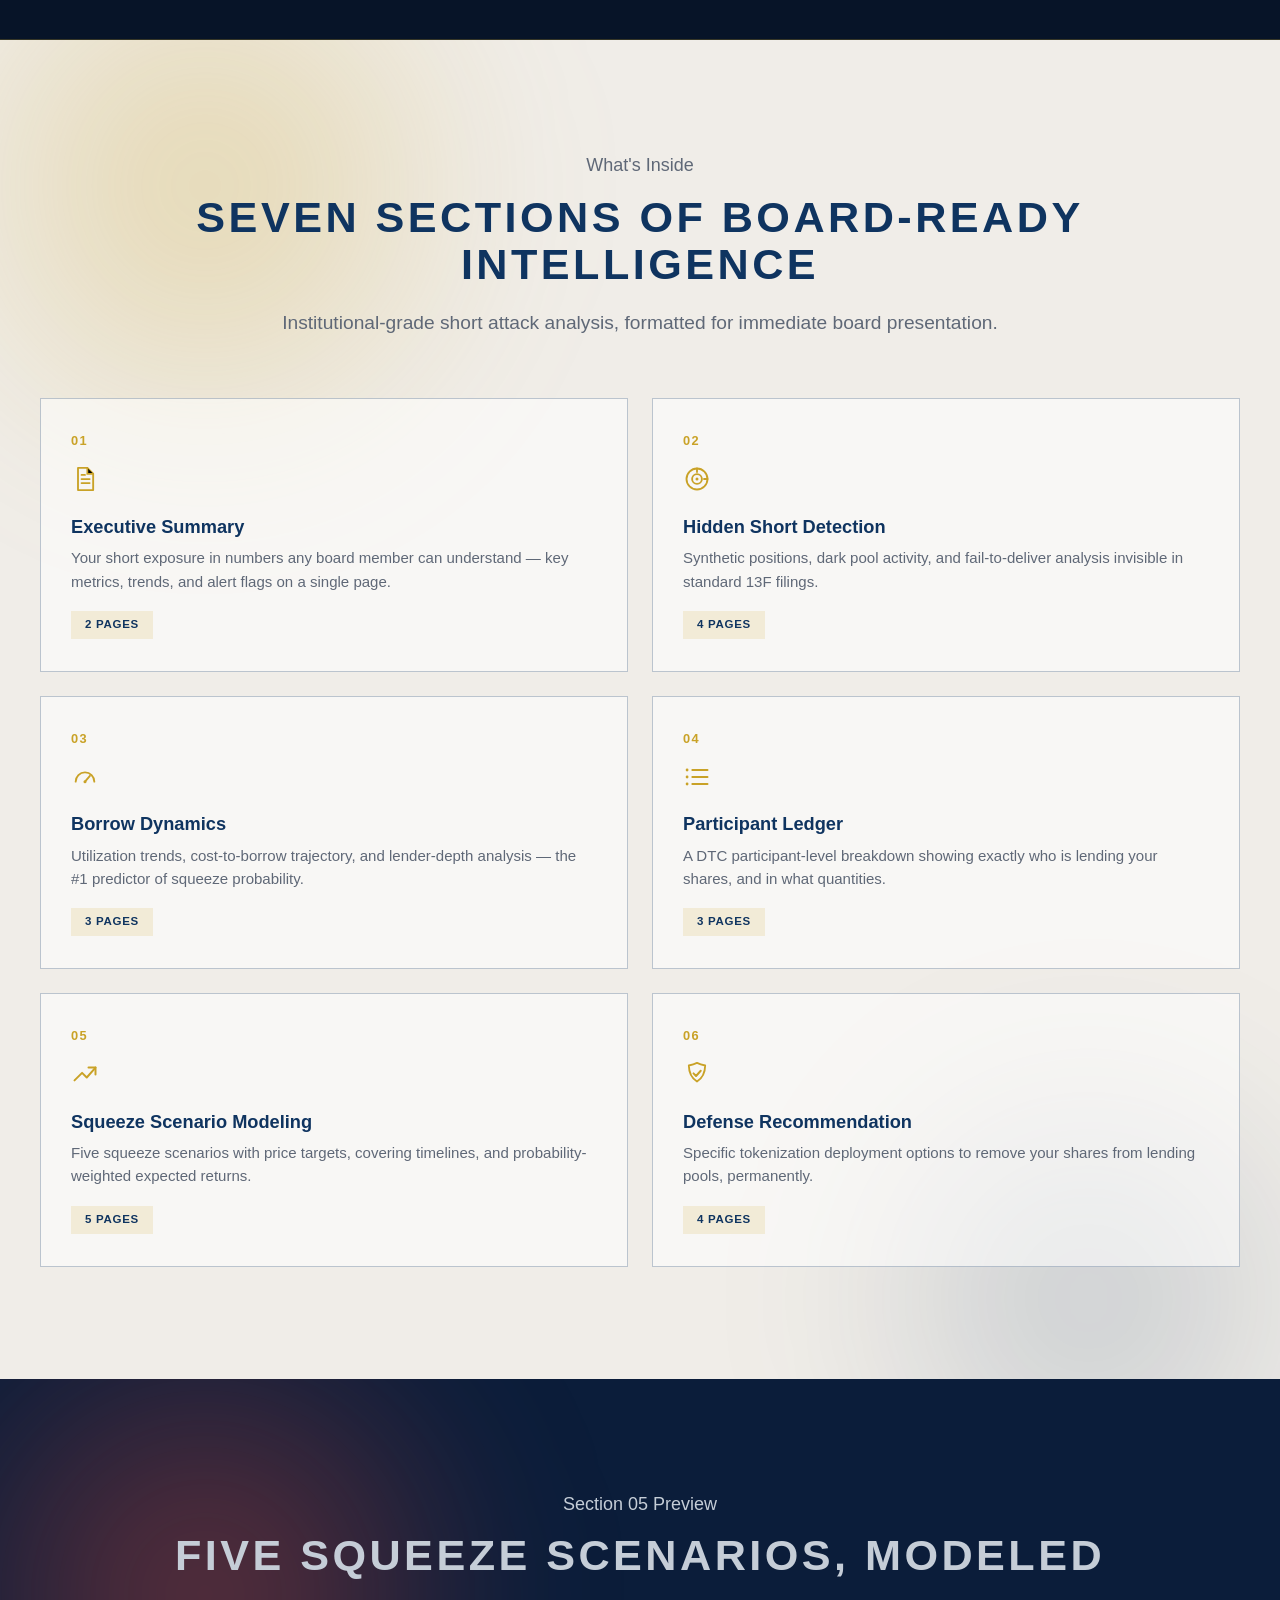
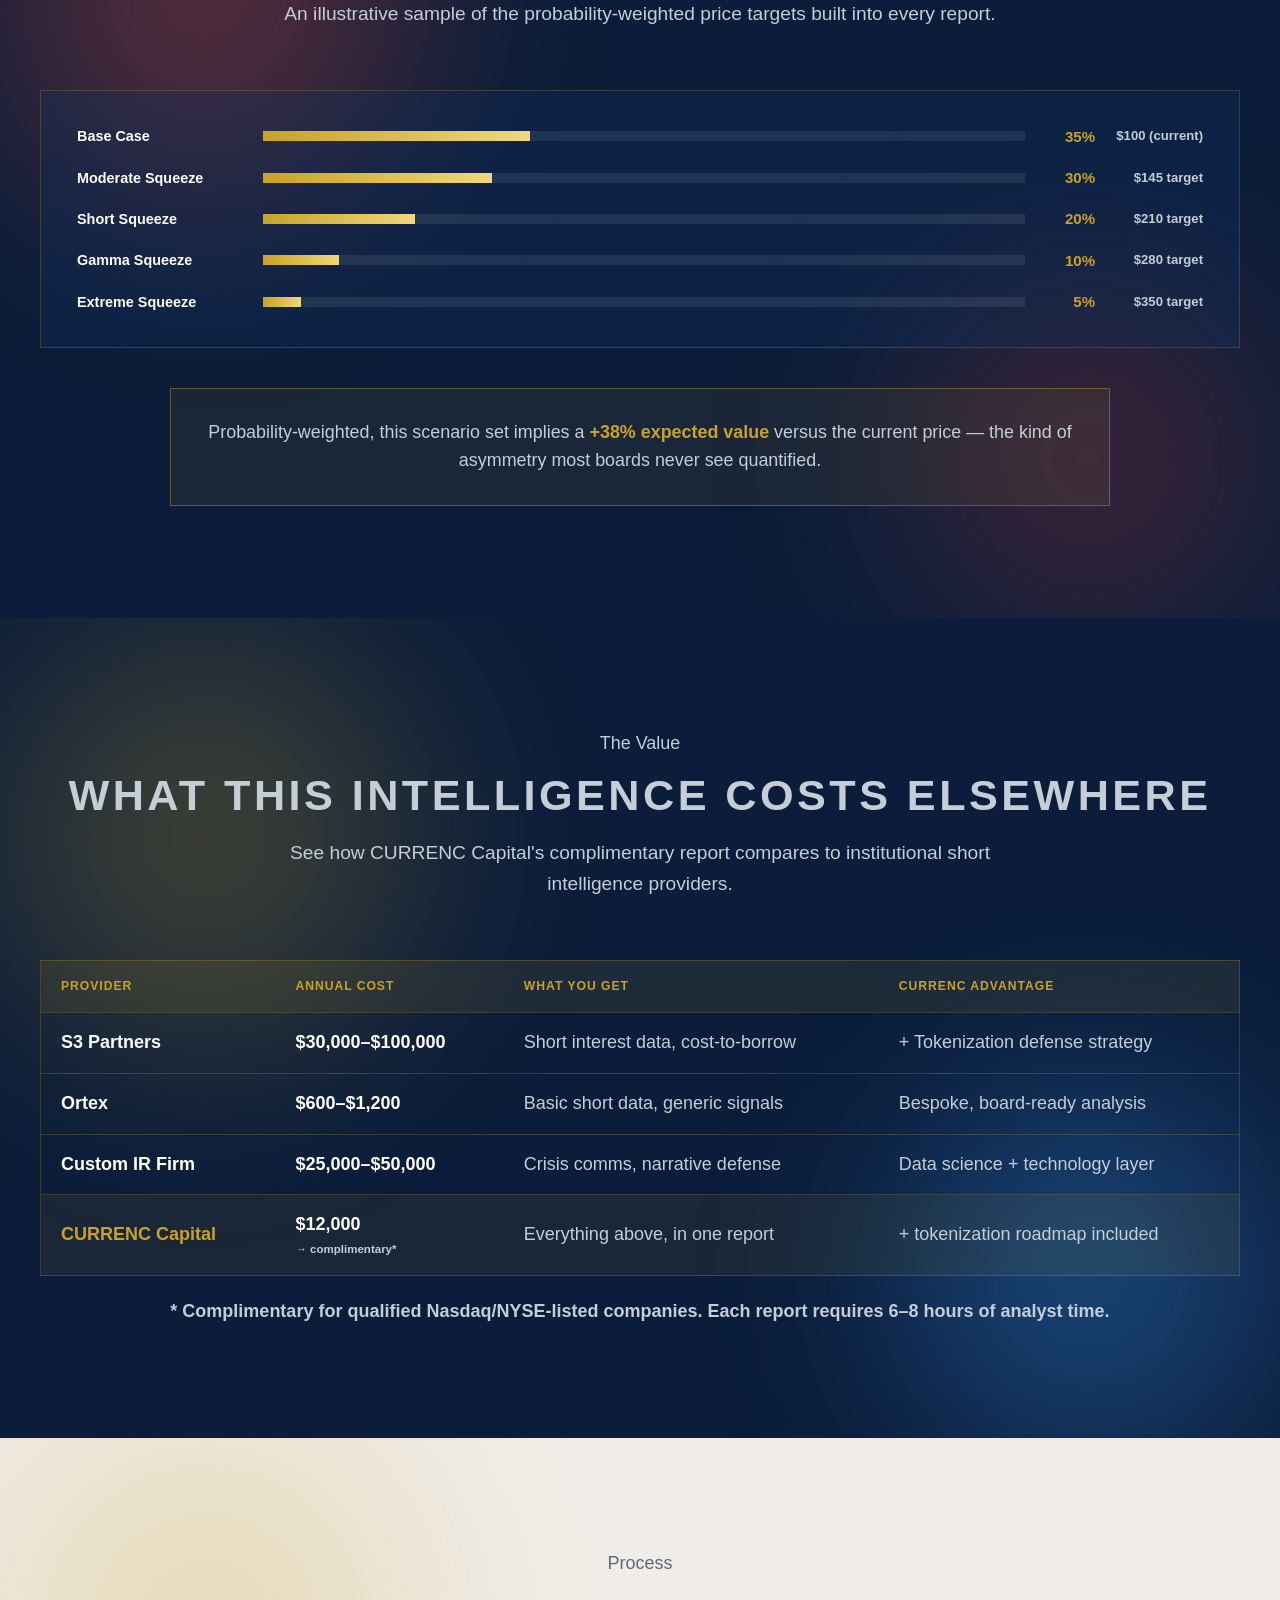
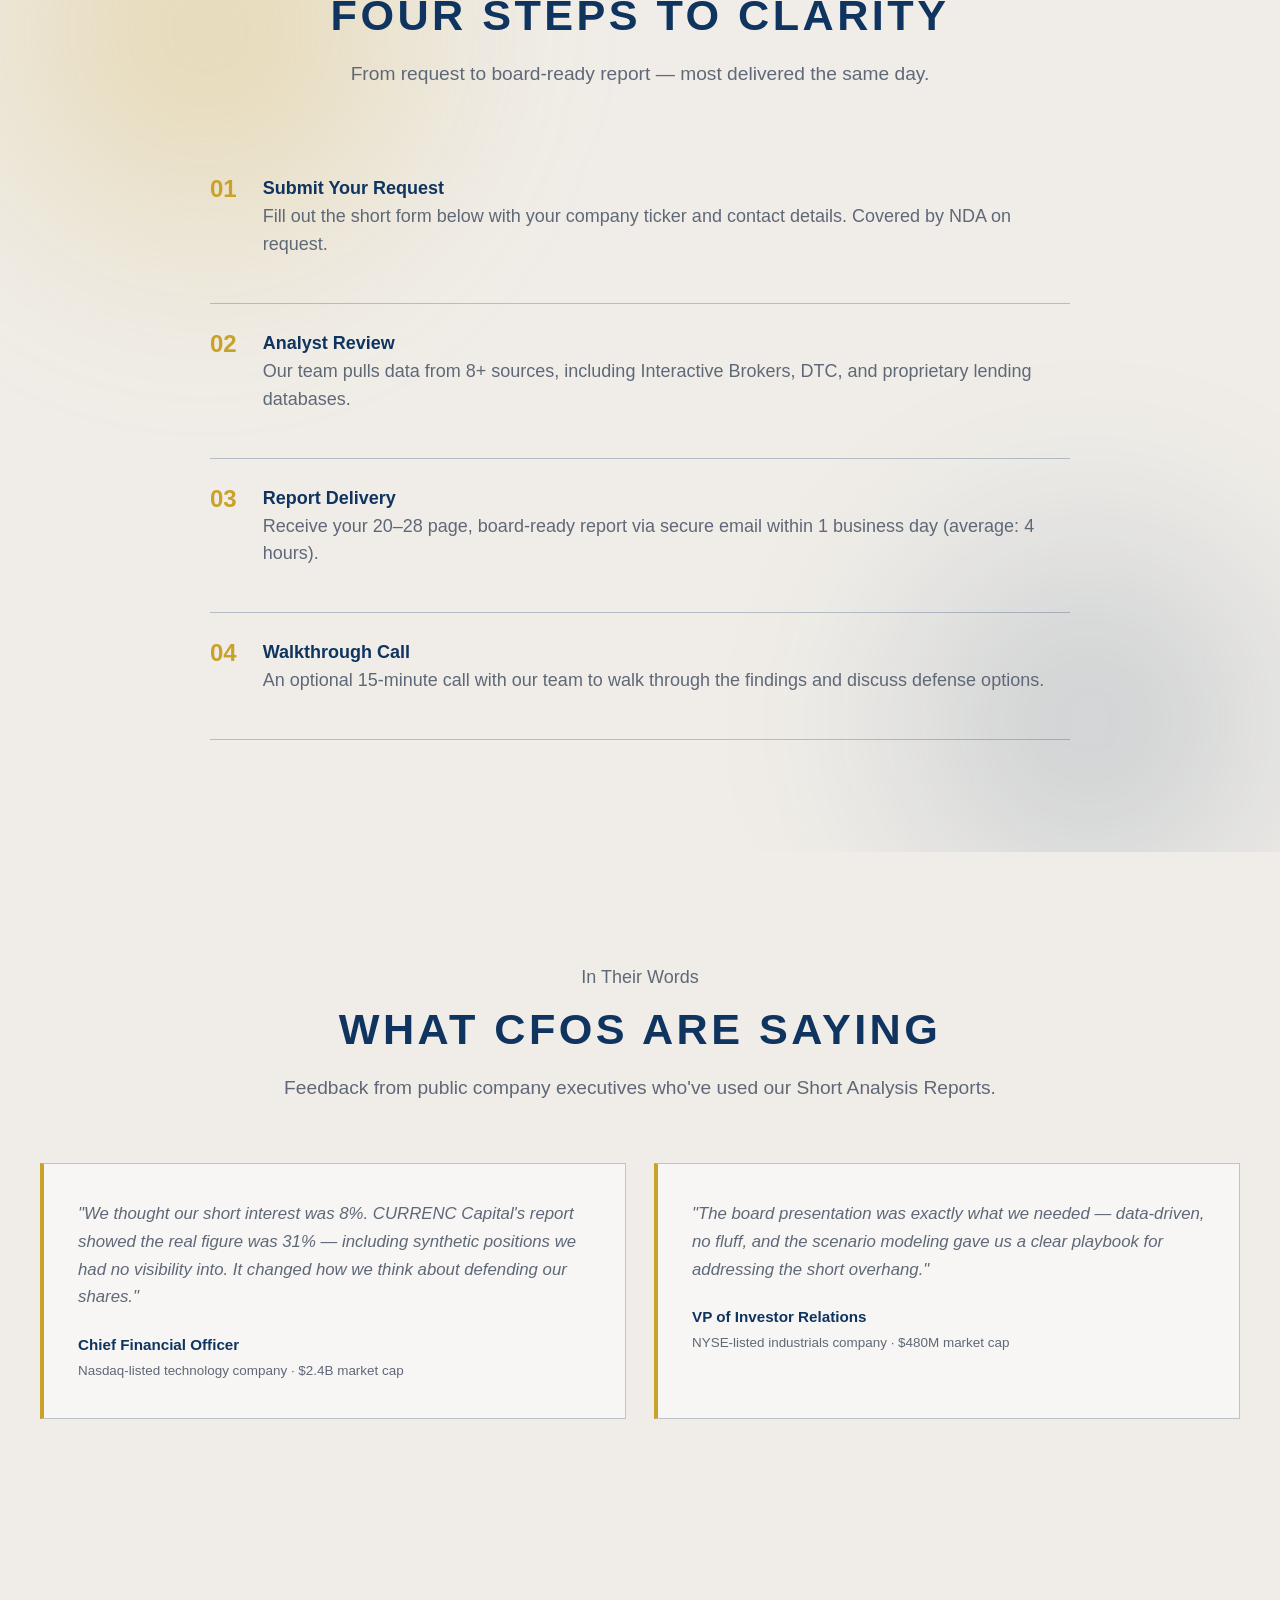
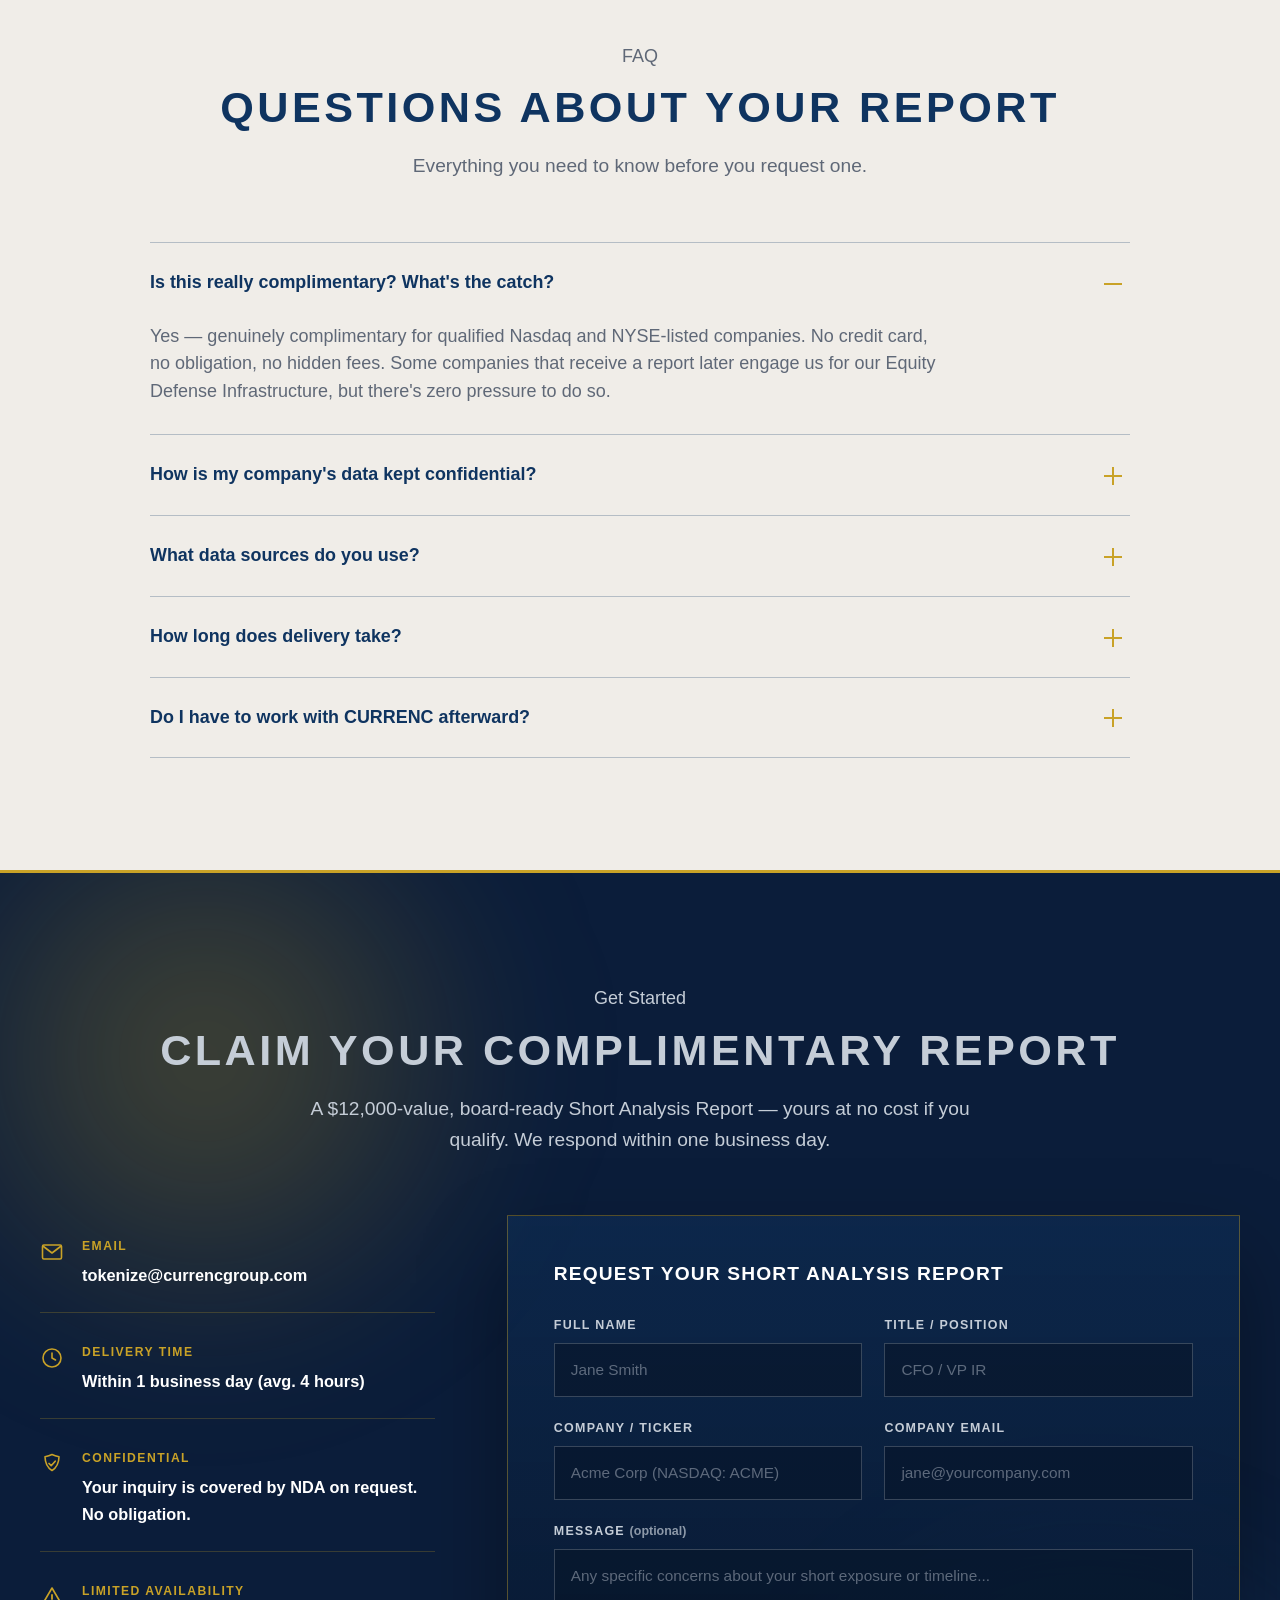
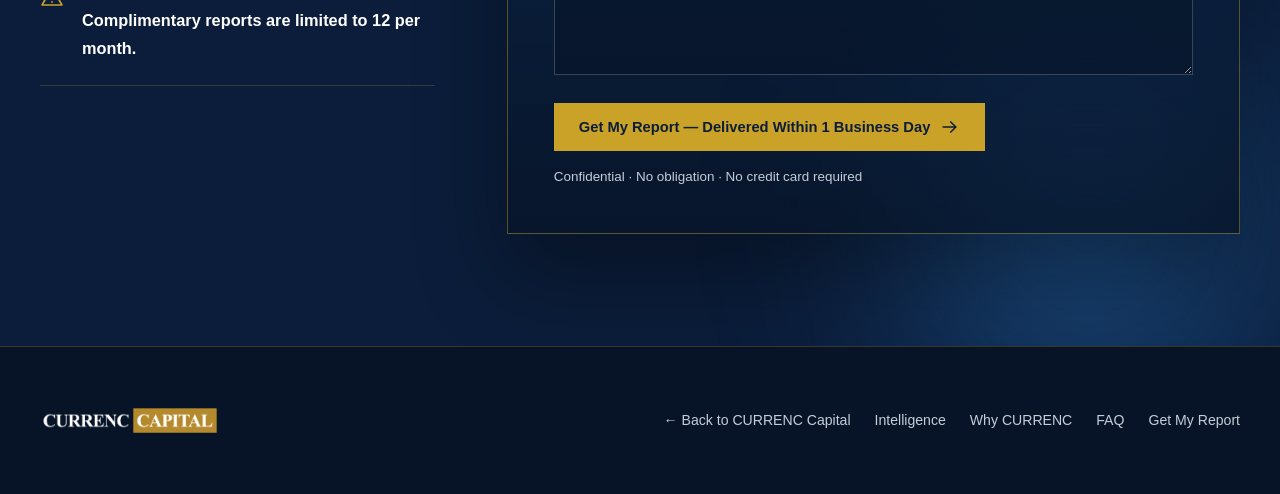
<file: short-analysis.html>
<!doctype html>
<html lang="en">
  <head>
    <meta charset="utf-8" />
    <meta name="viewport" content="width=device-width, initial-scale=1" />
    <title>Short Analysis Report | $12,000 Value, Complimentary — CURRENC Capital</title>
    <meta name="description" content="Get a complimentary $12,000 Short Analysis Report for your public company — 20-28 pages of board-ready intelligence on your true short exposure, including hidden synthetic positions and squeeze scenario modeling." />
    <link rel="stylesheet" href="./styles.css?v=2026071an" />
  </head>
  <body>
    <svg class="icon-sprite" aria-hidden="true" focusable="false">
      <defs>
        <symbol id="icon-radar" viewBox="0 0 24 24">
          <circle cx="12" cy="12" r="9" fill="none" stroke="currentColor" stroke-width="1.6" />
          <circle cx="12" cy="12" r="4.2" fill="none" stroke="currentColor" stroke-width="1.6" />
          <circle cx="12" cy="12" r="1.3" fill="currentColor" stroke="none" />
          <path d="M12 3v3M21 12h-3" stroke="currentColor" stroke-width="1.6" stroke-linecap="round" />
        </symbol>
        <symbol id="icon-coin" viewBox="0 0 24 24">
          <circle cx="12" cy="12" r="8.5" fill="none" stroke="currentColor" stroke-width="1.6" />
          <circle cx="12" cy="12" r="4" fill="none" stroke="currentColor" stroke-width="1.4" />
          <path d="M12 2v2.2M12 19.8V22M2 12h2.2M19.8 12H22" stroke="currentColor" stroke-width="1.4" stroke-linecap="round" />
        </symbol>
        <symbol id="icon-bank" viewBox="0 0 24 24">
          <path d="M12 3 3 8h18L12 3z" fill="none" stroke="currentColor" stroke-width="1.6" stroke-linejoin="round" />
          <path d="M4 10h16M6 10v8M10.3 10v8M13.7 10v8M18 10v8M3 20h18" stroke="currentColor" stroke-width="1.6" stroke-linecap="round" />
        </symbol>
        <symbol id="icon-globe" viewBox="0 0 24 24">
          <circle cx="12" cy="12" r="9" fill="none" stroke="currentColor" stroke-width="1.6" />
          <ellipse cx="12" cy="12" rx="4" ry="9" fill="none" stroke="currentColor" stroke-width="1.6" />
          <path d="M3 12h18" stroke="currentColor" stroke-width="1.6" />
        </symbol>
        <symbol id="icon-megaphone" viewBox="0 0 24 24">
          <path d="M3 10v4h3l8 4.5V5.5L6 10H3z" fill="none" stroke="currentColor" stroke-width="1.6" stroke-linejoin="round" />
          <path d="M15 9.2a4 4 0 010 5.6" fill="none" stroke="currentColor" stroke-width="1.6" stroke-linecap="round" />
        </symbol>
        <symbol id="icon-ticker" viewBox="0 0 24 24">
          <path d="M3 16.5l5.5-6 4 3.5L21 5" fill="none" stroke="currentColor" stroke-width="1.7" stroke-linecap="round" stroke-linejoin="round" />
          <circle cx="21" cy="5" r="1.4" fill="currentColor" stroke="none" />
        </symbol>
        <symbol id="icon-clock" viewBox="0 0 24 24">
          <circle cx="12" cy="12" r="9" fill="none" stroke="currentColor" stroke-width="1.6" />
          <path d="M12 7v5l3.5 2" fill="none" stroke="currentColor" stroke-width="1.6" stroke-linecap="round" stroke-linejoin="round" />
        </symbol>
        <symbol id="icon-no-cash" viewBox="0 0 24 24">
          <rect x="2.5" y="6.5" width="19" height="12" rx="1.4" fill="none" stroke="currentColor" stroke-width="1.6" />
          <circle cx="12" cy="12.5" r="3" fill="none" stroke="currentColor" stroke-width="1.5" />
          <path d="M4 20L20 4" stroke="currentColor" stroke-width="1.6" stroke-linecap="round" />
        </symbol>
        <symbol id="icon-building" viewBox="0 0 24 24">
          <path d="M4 21V7.2L12 3l8 4.2V21" fill="none" stroke="currentColor" stroke-width="1.6" stroke-linejoin="round" />
          <path d="M9.5 21v-5.5h5V21M3 21h18" fill="none" stroke="currentColor" stroke-width="1.6" stroke-linecap="round" />
        </symbol>
        <symbol id="icon-warning" viewBox="0 0 24 24">
          <path d="M12 3 22 20H2L12 3z" fill="none" stroke="currentColor" stroke-width="1.6" stroke-linejoin="round" />
          <path d="M12 10v4M12 17h.01" stroke="currentColor" stroke-width="1.8" stroke-linecap="round" />
        </symbol>
        <symbol id="icon-gauge" viewBox="0 0 24 24">
          <path d="M4 16a8 8 0 0116 0" fill="none" stroke="currentColor" stroke-width="1.6" stroke-linecap="round" />
          <path d="M12 16l4.2-5" stroke="currentColor" stroke-width="1.6" stroke-linecap="round" />
          <circle cx="12" cy="16" r="1.3" fill="currentColor" stroke="none" />
        </symbol>
        <symbol id="icon-trend-down" viewBox="0 0 24 24">
          <path d="M3 6l6.5 6.5 4-4L21 17" fill="none" stroke="currentColor" stroke-width="1.7" stroke-linecap="round" stroke-linejoin="round" />
          <path d="M21 10.5V17h-6.5" fill="none" stroke="currentColor" stroke-width="1.7" stroke-linecap="round" stroke-linejoin="round" />
        </symbol>
        <symbol id="icon-trend-up" viewBox="0 0 24 24">
          <path d="M3 17.5l6.5-6.5 4 4L21 6.5" fill="none" stroke="currentColor" stroke-width="1.7" stroke-linecap="round" stroke-linejoin="round" />
          <path d="M15 6.5h6V12.5" fill="none" stroke="currentColor" stroke-width="1.7" stroke-linecap="round" stroke-linejoin="round" />
        </symbol>
        <symbol id="icon-hourglass" viewBox="0 0 24 24">
          <path d="M6 3h12M6 21h12" stroke="currentColor" stroke-width="1.6" stroke-linecap="round" />
          <path d="M7 3c0 5 5 5.4 5 9s-5 4-5 9M17 3c0 5-5 5.4-5 9s5 4 5 9" fill="none" stroke="currentColor" stroke-width="1.6" stroke-linejoin="round" />
        </symbol>
        <symbol id="icon-layers" viewBox="0 0 24 24">
          <path d="M12 2 2 7.5l10 5 10-5L12 2z" fill="none" stroke="currentColor" stroke-width="1.6" stroke-linejoin="round" />
          <path d="M2 12.3l10 5 10-5M2 17l10 5 10-5" fill="none" stroke="currentColor" stroke-width="1.6" stroke-linejoin="round" />
        </symbol>
        <symbol id="icon-shuffle" viewBox="0 0 24 24">
          <path d="M17 3h4v4M3 21 21 3M21 17v4h-4M14.5 14.5 21 21M3 3l5.5 5.5" fill="none" stroke="currentColor" stroke-width="1.6" stroke-linecap="round" stroke-linejoin="round" />
        </symbol>
        <symbol id="icon-moon" viewBox="0 0 24 24">
          <path d="M20.5 13.4A8.5 8.5 0 1110.6 3.5a7 7 0 009.9 9.9z" fill="none" stroke="currentColor" stroke-width="1.6" stroke-linejoin="round" />
        </symbol>
        <symbol id="icon-arrow-right" viewBox="0 0 24 24">
          <path d="M4 12h14M13 6l6 6-6 6" fill="none" stroke="currentColor" stroke-width="1.8" stroke-linecap="square" />
        </symbol>
        <symbol id="icon-badge-check" viewBox="0 0 24 24">
          <path d="M12 2.5 15 4.6 18.8 5 18 8.8 19 12l-1 3.2.8 3.8-3.8.4L12 21.5 9 19.4l-3.8-.4.8-3.8L5 12l1-3.2L5.2 5 9 4.6 12 2.5z" fill="none" stroke="currentColor" stroke-width="1.4" stroke-linejoin="round" />
          <path d="M8.5 12.3l2.3 2.3 4.7-4.7" fill="none" stroke="currentColor" stroke-width="1.7" stroke-linecap="round" stroke-linejoin="round" />
        </symbol>
        <symbol id="icon-rocket" viewBox="0 0 24 24">
          <path d="M14.5 4.5c3 .3 5 2.3 5.3 5.3-3.6.9-7.5 5.2-9.6 9.4l-3-3c4.2-2.1 8.5-6 9.4-9.6z" fill="none" stroke="currentColor" stroke-width="1.6" stroke-linejoin="round" />
          <path d="M4.8 19.2c.6-2.2 1.8-3.6 3.6-4M4.8 19.2c2.2-.6 3.6-1.8 4-3.6" fill="none" stroke="currentColor" stroke-width="1.6" stroke-linecap="round" />
          <circle cx="15" cy="9" r="1.4" fill="currentColor" stroke="none" />
        </symbol>
        <symbol id="icon-dollar" viewBox="0 0 24 24">
          <circle cx="12" cy="12" r="9" fill="none" stroke="currentColor" stroke-width="1.6" />
          <path d="M12 6.5v11M15 9.6c0-1.5-1.4-2.6-3-2.6s-3 1-3 2.4 1.3 2 3 2.6 3 1.1 3 2.6-1.4 2.4-3 2.4-3-1.1-3-2.4" fill="none" stroke="currentColor" stroke-width="1.5" stroke-linecap="round" />
        </symbol>
        <symbol id="icon-calendar" viewBox="0 0 24 24">
          <rect x="3" y="5" width="18" height="16" rx="1.4" fill="none" stroke="currentColor" stroke-width="1.6" />
          <path d="M3 10h18M8 3v4M16 3v4" stroke="currentColor" stroke-width="1.6" stroke-linecap="round" />
        </symbol>
        <symbol id="icon-mail" viewBox="0 0 24 24">
          <rect x="2.5" y="5" width="19" height="14" rx="1.4" fill="none" stroke="currentColor" stroke-width="1.6" />
          <path d="M3.5 6.5 12 13l8.5-6.5" fill="none" stroke="currentColor" stroke-width="1.6" stroke-linecap="round" stroke-linejoin="round" />
        </symbol>
        <symbol id="icon-doc" viewBox="0 0 24 24">
          <path d="M6 2.5h8L19 7.5V21.5H6z" fill="none" stroke="currentColor" stroke-width="1.6" stroke-linejoin="round" />
          <path d="M14 2.5v5h5M9 12h7M9 15.5h7M9 8.5h3" stroke="currentColor" stroke-width="1.5" stroke-linecap="round" />
        </symbol>
        <symbol id="icon-book" viewBox="0 0 24 24">
          <path d="M4 4.5A2.5 2.5 0 016.5 2H20v17.5H6.5A2.5 2.5 0 004 22z" fill="none" stroke="currentColor" stroke-width="1.6" stroke-linejoin="round" />
          <path d="M4 19.5A2.5 2.5 0 016.5 17H20M8 6.5h8" stroke="currentColor" stroke-width="1.6" stroke-linecap="round" />
        </symbol>
        <symbol id="icon-list" viewBox="0 0 24 24">
          <path d="M8 6h13M8 12h13M8 18h13" stroke="currentColor" stroke-width="1.7" stroke-linecap="round" />
          <path d="M3.5 6h.01M3.5 12h.01M3.5 18h.01" stroke="currentColor" stroke-width="2.4" stroke-linecap="round" />
        </symbol>
        <symbol id="icon-send" viewBox="0 0 24 24">
          <path d="M21 3 3 10.5l7 2.5 2.5 7L21 3z" fill="none" stroke="currentColor" stroke-width="1.6" stroke-linejoin="round" />
          <path d="M10 13 21 3" stroke="currentColor" stroke-width="1.6" stroke-linecap="round" />
        </symbol>
        <symbol id="icon-shield" viewBox="0 0 24 24">
          <path d="M12 2.5c2.6 1.2 4.6 1.7 7 2.2-.1 6.3-2 10.6-7 13.8-5-3.2-6.9-7.5-7-13.8 2.4-.5 4.4-1 7-2.2z" fill="none" stroke="currentColor" stroke-width="1.6" stroke-linejoin="round" />
          <path d="M9 11.5l2.2 2.2 4-4.5" fill="none" stroke="currentColor" stroke-width="1.7" stroke-linecap="round" stroke-linejoin="round" />
        </symbol>
      </defs>
    </svg>

    <header class="site-header">
      <div class="container header-inner">
        <a class="brand" href="./index.html" aria-label="CURRENC Capital home">
          <img src="./Resources/All-Logos_Currenc-Capital_Logo_White.png" alt="CURRENC Capital" />
        </a>
        <button class="nav-toggle" type="button" aria-label="Open menu" aria-expanded="false" aria-controls="primary-nav">
          <span></span><span></span><span></span>
        </button>
        <nav class="site-nav" id="primary-nav" aria-label="Primary navigation">
          <a data-i18n="common.nav.home" href="./index.html">Home</a>
          <a data-i18n="common.nav.story" href="./our-story.html">Our Story</a>
          <a data-i18n="common.nav.problem" href="./index.html#problem">Problem</a>
          <div class="nav-dd">
            <a class="nav-dd-toggle" href="./index.html#solution"><span data-i18n="common.nav.arsenal">Arsenal</span><svg class="nav-chev" viewBox="0 0 16 16" width="12" height="12" fill="none" aria-hidden="true"><path d="M4 6l4 4 4-4" stroke="currentColor" stroke-width="1.6" stroke-linecap="round" stroke-linejoin="round"/></svg></a>
            <div class="nav-dd-menu">
              <a data-i18n="common.nav.arsenal_overview" href="./index.html#solution">Arsenal Overview</a>
              <a data-i18n="common.nav.w01" href="weapon-intelligence.html">01 · Intelligence</a>
              <a data-i18n="common.nav.w02" href="weapon-tokenization.html">02 · Tokenization</a>
              <a data-i18n="common.nav.w03" href="weapon-lending.html">03 · Lending</a>
              <a data-i18n="common.nav.w04" href="weapon-dex-listing.html">04 · DEX Listing</a>
            </div>
          </div>
          <a data-i18n="common.nav.deployment" href="./index.html#deployment">Deployment</a>
          <a data-i18n="common.nav.partner" href="./partner-reseller.html">Partner Reseller (IR)</a>
          <a class="nav-cta nav-cta-mobile" data-i18n="common.cta.report" href="#form">Get My $12K Report</a>
          <div class="lang-switch lang-switch-mobile">
            <select class="lang-select" aria-label="Select language">
              <option value="en">Eng</option>
              <option value="zh-Hant">繁</option>
              <option value="zh-Hans">簡</option>
            </select>
          </div>
          
        </nav>
        <div class="lang-switch lang-switch-desktop">
          <select class="lang-select" aria-label="Select language">
            <option value="en">Eng</option>
            <option value="zh-Hant">繁</option>
            <option value="zh-Hans">簡</option>
          </select>
        </div>
        
        <a class="nav-cta nav-cta-desktop" data-i18n="common.cta.report" href="#form">Get My $12K Report</a>
      </div>
    </header>
    <div class="nav-scrim" hidden></div>

    <main>
      <section class="page-hero report-hero">
        <div class="container">
          <div class="report-hero-grid">
            <div class="reveal">
              <div class="value-badge"><i class="chip-dot"></i>$12,000 VALUE · COMPLIMENTARY FOR QUALIFIED COMPANIES</div>
              <h1 data-i18n="report.sec01.001">KNOW EXACTLY HOW EXPOSED<span class="h1-accent">YOU REALLY ARE.</span></h1>
              <p data-i18n="report.sec01.002" class="hero-subhead">A confidential, board-ready Short Analysis Report — normally $12,000 — complimentary for qualified public companies. See your true short exposure, including hidden synthetic positions your IR team can't detect.</p>
              <div class="price-swap">
                <span data-i18n="report.sec01.003" class="was">$12,000</span>
                <svg class="icon" aria-hidden="true"><use href="#icon-arrow-right"></use></svg>
                <span data-i18n="report.sec01.004" class="now">Complimentary</span>
              </div>
              <div class="hero-actions">
                <a data-i18n="report.sec01.005" class="button button-primary" href="#form">Get My Complimentary Report<svg class="icon" aria-hidden="true"><use href="#icon-arrow-right"></use></svg></a>
                <a data-i18n="report.sec01.006" class="button button-secondary" href="#inside">See What's Inside</a>
              </div>
              <div class="hero-meta">
                <span data-i18n="report.sec01.007"><svg class="icon" aria-hidden="true"><use href="#icon-shield"></use></svg>NDA available on request</span>
                <span data-i18n="report.sec01.008"><svg class="icon" aria-hidden="true"><use href="#icon-no-cash"></use></svg>No obligation, no cost</span>
                <span data-i18n="report.sec01.009"><svg class="icon" aria-hidden="true"><use href="#icon-clock"></use></svg>Delivered within 1 business day</span>
              </div>
            </div>

            <div class="report-card reveal" aria-hidden="true">
              <div class="report-card-head">
                <span class="report-icon-badge"><svg class="icon" aria-hidden="true"><use href="#icon-doc"></use></svg></span>
                <div><strong data-i18n="report.sec01.010">Short Analysis Report</strong><span data-i18n="report.sec01.011">Sample: CURRENC Group (NASDAQ: CURR)</span></div>
                <i class="live-dot"></i>
              </div>
              <div class="report-stat-grid">
                <div><strong data-i18n="report.sec01.012" data-count="81.7" data-prefix="" data-suffix="%">81.7%</strong><span data-i18n="report.sec01.013">Utilization</span></div>
                <div><strong data-i18n="report.sec01.014" data-count="152" data-prefix="" data-suffix="">152</strong><span data-i18n="report.sec01.015">Avg Days to Cover</span></div>
                <div><strong data-i18n="report.sec01.016" data-count="5.5" data-prefix="" data-suffix="M">5.5M</strong><span data-i18n="report.sec01.017">Est. Shares Short</span></div>
                <div><strong data-i18n="report.sec01.018" data-count="1.00" data-prefix="" data-suffix="x">1.00x</strong><span data-i18n="report.sec01.019">Lender Depth</span></div>
              </div>
              <div class="mockup-chart">
                <svg viewBox="0 0 640 200" preserveAspectRatio="none" focusable="false" aria-hidden="true">
                  <defs>
                    <linearGradient id="pRedFill" x1="0" y1="0" x2="0" y2="1">
                      <stop offset="0%" stop-color="#C43B32" stop-opacity="0.3" /><stop offset="100%" stop-color="#C43B32" stop-opacity="0" />
                    </linearGradient>
                    <linearGradient id="pGoldFill" x1="0" y1="0" x2="0" y2="1">
                      <stop offset="0%" stop-color="#C9A227" stop-opacity="0.35" /><stop offset="100%" stop-color="#C9A227" stop-opacity="0" />
                    </linearGradient>
                  </defs>
                  <g class="pchart-grid"><path d="M0 40H640M0 80H640M0 120H640M0 160H640" /><path d="M107 0V200M214 0V200M320 0V200M427 0V200M534 0V200" /></g>
                  <path class="pchart-red-area" d="M0 60 L70 50 L130 78 L200 66 L260 100 L330 92 L380 130 L400 118 L400 200 L0 200 Z" />
                  <path class="pchart-red" d="M0 60 L70 50 L130 78 L200 66 L260 100 L330 92 L380 130 L400 118" />
                  <line class="pchart-marker" x1="400" y1="10" x2="400" y2="200" />
                  <path class="pchart-gold-area" d="M400 118 L450 132 L500 108 L560 138 L640 120 L640 200 L400 200 Z" />
                  <path class="pchart-gold" d="M400 118 L450 132 L500 108 L560 138 L640 120" />
                  <circle class="pchart-dot" cx="640" cy="120" r="5" />
                </svg>
                <span data-i18n="report.sec01.020" class="pchart-label">SQUEEZE RISK RISING</span>
              </div>
              <div class="report-card-foot"><svg class="icon" aria-hidden="true"><use href="#icon-doc"></use></svg>Board-ready format · 20–28 pages · Delivered within 1 business day</div>
            </div>
          </div>
        </div>
      </section>

      <section class="stat-strip-section reveal">
        <div class="container">
          <div class="stat-strip">
            <span data-i18n="report.sec02.001" class="stat-strip-item"><strong>200+</strong>Public company executives</span>
            <span data-i18n="report.sec02.002" class="stat-strip-item"><strong>4 hrs</strong>Average delivery time</span>
            <span data-i18n="report.sec02.003" class="stat-strip-item"><strong>20–28</strong>Pages of intelligence</span>
            <span data-i18n="report.sec02.004" class="stat-strip-item"><strong>5</strong>Squeeze scenarios modeled</span>
            <span data-i18n="report.sec02.005" class="stat-strip-item"><strong>NDA</strong>Available on request</span>
          </div>
        </div>
      </section>

      <section id="inside" class="section-full section-light reveal">
        <div class="anim-bg light" aria-hidden="true"></div>
        <div class="container">
          <div class="section-heading centered">
            <p data-i18n="report.inside.001" class="eyebrow">What's Inside</p>
            <h2 data-i18n="report.inside.002">SEVEN SECTIONS OF BOARD-READY INTELLIGENCE</h2>
            <p data-i18n="report.inside.003" class="section-subtitle">Institutional-grade short attack analysis, formatted for immediate board presentation.</p>
          </div>
          <div class="report-grid reveal-stagger">
            <article class="report-item">
              <span data-i18n="report.inside.004" class="r-num">01</span>
              <svg class="icon" aria-hidden="true" style="width:28px;height:28px;margin-bottom:14px;"><use href="#icon-doc"></use></svg>
              <h3 data-i18n="report.inside.005">Executive Summary</h3>
              <p data-i18n="report.inside.006">Your short exposure in numbers any board member can understand — key metrics, trends, and alert flags on a single page.</p>
              <span data-i18n="report.inside.007" class="page-tag">2 pages</span>
            </article>
            <article class="report-item">
              <span data-i18n="report.inside.008" class="r-num">02</span>
              <svg class="icon" aria-hidden="true" style="width:28px;height:28px;margin-bottom:14px;"><use href="#icon-radar"></use></svg>
              <h3 data-i18n="report.inside.009">Hidden Short Detection</h3>
              <p data-i18n="report.inside.010">Synthetic positions, dark pool activity, and fail-to-deliver analysis invisible in standard 13F filings.</p>
              <span data-i18n="report.inside.011" class="page-tag">4 pages</span>
            </article>
            <article class="report-item">
              <span data-i18n="report.inside.012" class="r-num">03</span>
              <svg class="icon" aria-hidden="true" style="width:28px;height:28px;margin-bottom:14px;"><use href="#icon-gauge"></use></svg>
              <h3 data-i18n="report.inside.013">Borrow Dynamics</h3>
              <p data-i18n="report.inside.014">Utilization trends, cost-to-borrow trajectory, and lender-depth analysis — the #1 predictor of squeeze probability.</p>
              <span data-i18n="report.inside.015" class="page-tag">3 pages</span>
            </article>
            <article class="report-item">
              <span data-i18n="report.inside.016" class="r-num">04</span>
              <svg class="icon" aria-hidden="true" style="width:28px;height:28px;margin-bottom:14px;"><use href="#icon-list"></use></svg>
              <h3 data-i18n="report.inside.017">Participant Ledger</h3>
              <p data-i18n="report.inside.018">A DTC participant-level breakdown showing exactly who is lending your shares, and in what quantities.</p>
              <span data-i18n="report.inside.019" class="page-tag">3 pages</span>
            </article>
            <article class="report-item">
              <span data-i18n="report.inside.020" class="r-num">05</span>
              <svg class="icon" aria-hidden="true" style="width:28px;height:28px;margin-bottom:14px;"><use href="#icon-trend-up"></use></svg>
              <h3 data-i18n="report.inside.021">Squeeze Scenario Modeling</h3>
              <p data-i18n="report.inside.022">Five squeeze scenarios with price targets, covering timelines, and probability-weighted expected returns.</p>
              <span data-i18n="report.inside.023" class="page-tag">5 pages</span>
            </article>
            <article class="report-item">
              <span data-i18n="report.inside.024" class="r-num">06</span>
              <svg class="icon" aria-hidden="true" style="width:28px;height:28px;margin-bottom:14px;"><use href="#icon-shield"></use></svg>
              <h3 data-i18n="report.inside.025">Defense Recommendation</h3>
              <p data-i18n="report.inside.026">Specific tokenization deployment options to remove your shares from lending pools, permanently.</p>
              <span data-i18n="report.inside.027" class="page-tag">4 pages</span>
            </article>
          </div>
        </div>
      </section>

      <section class="section-full section-dark reveal">
        <div class="anim-bg danger" aria-hidden="true"></div>
        <div class="container">
          <div class="section-heading centered">
            <p data-i18n="report.sec04.001" class="eyebrow">Section 05 Preview</p>
            <h2 data-i18n="report.sec04.002">FIVE SQUEEZE SCENARIOS, MODELED</h2>
            <p data-i18n="report.sec04.003" class="section-subtitle">An illustrative sample of the probability-weighted price targets built into every report.</p>
          </div>
          <div class="scenario-panel reveal-stagger">
            <div class="scenario-row">
              <span data-i18n="report.sec04.004" class="scenario-label">Base Case</span>
              <div class="scenario-track"><span class="scenario-fill" style="--pct:35%"></span></div>
              <span data-i18n="report.sec04.005" class="scenario-pct">35%</span>
              <span data-i18n="report.sec04.006" class="scenario-target">$100 (current)</span>
            </div>
            <div class="scenario-row">
              <span data-i18n="report.sec04.007" class="scenario-label">Moderate Squeeze</span>
              <div class="scenario-track"><span class="scenario-fill" style="--pct:30%"></span></div>
              <span data-i18n="report.sec04.008" class="scenario-pct">30%</span>
              <span data-i18n="report.sec04.009" class="scenario-target">$145 target</span>
            </div>
            <div class="scenario-row">
              <span data-i18n="report.sec04.010" class="scenario-label">Short Squeeze</span>
              <div class="scenario-track"><span class="scenario-fill" style="--pct:20%"></span></div>
              <span data-i18n="report.sec04.011" class="scenario-pct">20%</span>
              <span data-i18n="report.sec04.012" class="scenario-target">$210 target</span>
            </div>
            <div class="scenario-row">
              <span data-i18n="report.sec04.013" class="scenario-label">Gamma Squeeze</span>
              <div class="scenario-track"><span class="scenario-fill" style="--pct:10%"></span></div>
              <span data-i18n="report.sec04.014" class="scenario-pct">10%</span>
              <span data-i18n="report.sec04.015" class="scenario-target">$280 target</span>
            </div>
            <div class="scenario-row">
              <span data-i18n="report.sec04.016" class="scenario-label">Extreme Squeeze</span>
              <div class="scenario-track"><span class="scenario-fill" style="--pct:5%"></span></div>
              <span data-i18n="report.sec04.017" class="scenario-pct">5%</span>
              <span data-i18n="report.sec04.018" class="scenario-target">$350 target</span>
            </div>
          </div>
          <div class="callout-band">Probability-weighted, this scenario set implies a <strong data-i18n="report.sec04.019">+38% expected value</strong> versus the current price — the kind of asymmetry most boards never see quantified.</div>
        </div>
      </section>

      <section class="section-full section-dark reveal">
        <div class="anim-bg" aria-hidden="true"></div>
        <div class="container">
          <div class="section-heading centered">
            <p data-i18n="report.sec05.001" class="eyebrow">The Value</p>
            <h2 data-i18n="report.sec05.002">WHAT THIS INTELLIGENCE COSTS ELSEWHERE</h2>
            <p data-i18n="report.sec05.003" class="section-subtitle">See how CURRENC Capital's complimentary report compares to institutional short intelligence providers.</p>
          </div>
          <table class="data-table">
            <thead><tr><th data-i18n="report.sec05.004">Provider</th><th data-i18n="report.sec05.005">Annual Cost</th><th data-i18n="report.sec05.006">What You Get</th><th data-i18n="report.sec05.007">CURRENC Advantage</th></tr></thead>
            <tbody>
              <tr>
                <td data-i18n="report.sec05.008">S3 Partners</td>
                <td data-i18n="report.sec05.009" class="price"><strong>$30,000–$100,000</strong></td>
                <td data-i18n="report.sec05.010">Short interest data, cost-to-borrow</td>
                <td data-i18n="report.sec05.011">+ Tokenization defense strategy</td>
              </tr>
              <tr>
                <td data-i18n="report.sec05.012">Ortex</td>
                <td data-i18n="report.sec05.013" class="price"><strong>$600–$1,200</strong></td>
                <td data-i18n="report.sec05.014">Basic short data, generic signals</td>
                <td data-i18n="report.sec05.015">Bespoke, board-ready analysis</td>
              </tr>
              <tr>
                <td data-i18n="report.sec05.016">Custom IR Firm</td>
                <td data-i18n="report.sec05.017" class="price"><strong>$25,000–$50,000</strong></td>
                <td data-i18n="report.sec05.018">Crisis comms, narrative defense</td>
                <td data-i18n="report.sec05.019">Data science + technology layer</td>
              </tr>
              <tr class="highlight">
                <td data-i18n="report.sec05.020">CURRENC Capital</td>
                <td data-i18n="report.sec05.021" class="price"><strong>$12,000</strong><small>→ complimentary*</small></td>
                <td data-i18n="report.sec05.022">Everything above, in one report</td>
                <td data-i18n="report.sec05.023">+ tokenization roadmap included</td>
              </tr>
            </tbody>
          </table>
          <p data-i18n="report.sec05.024" class="wp-note">* Complimentary for qualified Nasdaq/NYSE-listed companies. Each report requires 6–8 hours of analyst time.</p>
        </div>
      </section>

      <section class="section-full section-light reveal">
        <div class="anim-bg light" aria-hidden="true"></div>
        <div class="container">
          <div class="section-heading centered">
            <p data-i18n="report.sec06.001" class="eyebrow">Process</p>
            <h2 data-i18n="report.sec06.002">FOUR STEPS TO CLARITY</h2>
            <p data-i18n="report.sec06.003" class="section-subtitle">From request to board-ready report — most delivered the same day.</p>
          </div>
          <ol class="steps-list">
            <li><div><strong data-i18n="report.sec06.004">Submit Your Request</strong><p data-i18n="report.sec06.005">Fill out the short form below with your company ticker and contact details. Covered by NDA on request.</p></div></li>
            <li><div><strong data-i18n="report.sec06.006">Analyst Review</strong><p data-i18n="report.sec06.007">Our team pulls data from 8+ sources, including Interactive Brokers, DTC, and proprietary lending databases.</p></div></li>
            <li><div><strong data-i18n="report.sec06.008">Report Delivery</strong><p data-i18n="report.sec06.009">Receive your 20–28 page, board-ready report via secure email within 1 business day (average: 4 hours).</p></div></li>
            <li><div><strong data-i18n="report.sec06.010">Walkthrough Call</strong><p data-i18n="report.sec06.011">An optional 15-minute call with our team to walk through the findings and discuss defense options.</p></div></li>
          </ol>
        </div>
      </section>

      <section class="section-full section-light reveal">
        <div class="container">
          <div class="section-heading centered">
            <p data-i18n="report.sec07.001" class="eyebrow">In Their Words</p>
            <h2 data-i18n="report.sec07.002">WHAT CFOs ARE SAYING</h2>
            <p data-i18n="report.sec07.003" class="section-subtitle">Feedback from public company executives who've used our Short Analysis Reports.</p>
          </div>
          <div class="testi-grid reveal-stagger">
            <article class="testi-card">
              <p data-i18n="report.sec07.004" class="testi-quote">"We thought our short interest was 8%. CURRENC Capital's report showed the real figure was 31% — including synthetic positions we had no visibility into. It changed how we think about defending our shares."</p>
              <div class="testi-author">Chief Financial Officer</div>
              <div class="testi-role">Nasdaq-listed technology company · $2.4B market cap</div>
            </article>
            <article class="testi-card">
              <p data-i18n="report.sec07.005" class="testi-quote">"The board presentation was exactly what we needed — data-driven, no fluff, and the scenario modeling gave us a clear playbook for addressing the short overhang."</p>
              <div class="testi-author">VP of Investor Relations</div>
              <div class="testi-role">NYSE-listed industrials company · $480M market cap</div>
            </article>
          </div>
        </div>
      </section>

      <section class="section-full section-light reveal">
        <div class="container">
          <div class="section-heading centered">
            <p data-i18n="report.sec08.001" class="eyebrow">FAQ</p>
            <h2 data-i18n="report.sec08.002">QUESTIONS ABOUT YOUR REPORT</h2>
            <p data-i18n="report.sec08.003" class="section-subtitle">Everything you need to know before you request one.</p>
          </div>
          <div class="faq-list">
            <details class="faq-item" open>
              <summary data-i18n="report.faqq.001">Is this really complimentary? What's the catch?<span class="faq-marker" aria-hidden="true"></span></summary>
              <div class="faq-body"><p data-i18n="report.sec08.004">Yes — genuinely complimentary for qualified Nasdaq and NYSE-listed companies. No credit card, no obligation, no hidden fees. Some companies that receive a report later engage us for our Equity Defense Infrastructure, but there's zero pressure to do so.</p></div>
            </details>
            <details class="faq-item">
              <summary data-i18n="report.faqq.002">How is my company's data kept confidential?<span class="faq-marker" aria-hidden="true"></span></summary>
              <div class="faq-body"><p data-i18n="report.sec08.005">Your inquiry and report are covered by NDA on request. Reports are delivered via secure email to your corporate address only, and we never share client data, ticker names, or findings with third parties.</p></div>
            </details>
            <details class="faq-item">
              <summary data-i18n="report.faqq.003">What data sources do you use?<span class="faq-marker" aria-hidden="true"></span></summary>
              <div class="faq-body"><p data-i18n="report.sec08.006">We combine 8+ sources — Interactive Brokers securities lending, DTC participant data, FINRA short interest, options-market analytics, dark pool monitoring, and our proprietary synthetic-position detection models.</p></div>
            </details>
            <details class="faq-item">
              <summary data-i18n="report.faqq.004">How long does delivery take?<span class="faq-marker" aria-hidden="true"></span></summary>
              <div class="faq-body"><p data-i18n="report.sec08.007">We commit to 1 business day; our average delivery time is 4 hours for requests received during US market hours. Each report requires 6–8 hours of analyst time, so we limit complimentary reports to 12 per month.</p></div>
            </details>
            <details class="faq-item">
              <summary data-i18n="report.faqq.005">Do I have to work with CURRENC afterward?<span class="faq-marker" aria-hidden="true"></span></summary>
              <div class="faq-body"><p data-i18n="report.sec08.008">No. The report is yours to keep and act on however you choose. If you'd like help acting on the findings, our Equity Defense Infrastructure is there — but it's entirely your call.</p></div>
            </details>
          </div>
        </div>
      </section>

      <section id="form" class="section-full contact-section reveal">
        <div class="anim-bg" aria-hidden="true"></div>
        <div class="container">
          <div class="section-heading centered">
            <p data-i18n="report.form.001" class="eyebrow">Get Started</p>
            <h2 data-i18n="report.form.002">CLAIM YOUR COMPLIMENTARY REPORT</h2>
            <p data-i18n="report.form.003" class="section-subtitle">A $12,000-value, board-ready Short Analysis Report — yours at no cost if you qualify. We respond within one business day.</p>
          </div>
          <div class="contact-grid">
            <div class="contact-info">
              <div class="contact-row">
                <svg class="icon" aria-hidden="true"><use href="#icon-mail"></use></svg>
                <div><strong data-i18n="report.form.004">Email</strong><a href="mailto:tokenize@currencgroup.com">tokenize@currencgroup.com</a></div>
              </div>
              <div class="contact-row">
                <svg class="icon" aria-hidden="true"><use href="#icon-clock"></use></svg>
                <div><strong data-i18n="report.form.005">Delivery Time</strong><span data-i18n="report.form.006">Within 1 business day (avg. 4 hours)</span></div>
              </div>
              <div class="contact-row">
                <svg class="icon" aria-hidden="true"><use href="#icon-shield"></use></svg>
                <div><strong data-i18n="report.form.007">Confidential</strong><span data-i18n="report.form.008">Your inquiry is covered by NDA on request. No obligation.</span></div>
              </div>
              <div class="contact-row">
                <svg class="icon" aria-hidden="true"><use href="#icon-warning"></use></svg>
                <div><strong data-i18n="report.form.009">Limited Availability</strong><span data-i18n="report.form.010">Complimentary reports are limited to 12 per month.</span></div>
              </div>
            </div>
            <form class="contact-form" id="contact-form" novalidate>
              <h3 data-i18n="report.form.011">REQUEST YOUR SHORT ANALYSIS REPORT</h3>
              <div class="form-grid">
                <div class="form-field">
                  <label data-i18n="report.form.012" for="cf-name">Full Name</label>
                  <input data-i18n-placeholder="report.form.019.ph" type="text" id="cf-name" name="name" placeholder="Jane Smith" autocomplete="name" required />
                </div>
                <div class="form-field">
                  <label data-i18n="report.form.013" for="cf-title">Title / Position</label>
                  <input data-i18n-placeholder="report.form.020.ph" type="text" id="cf-title" name="title" placeholder="CFO / VP IR" autocomplete="organization-title" required />
                </div>
                <div class="form-field">
                  <label data-i18n="report.form.014" for="cf-company">Company / Ticker</label>
                  <input data-i18n-placeholder="report.form.021.ph" type="text" id="cf-company" name="company" placeholder="Acme Corp (NASDAQ: ACME)" autocomplete="organization" required />
                </div>
                <div class="form-field">
                  <label data-i18n="report.form.015" for="cf-email">Company Email</label>
                  <input data-i18n-placeholder="report.form.022.ph" type="email" id="cf-email" name="email" placeholder="jane@yourcompany.com" autocomplete="email" required />
                </div>
                <div class="form-field form-field-wide">
                  <label data-i18n="report.form.016" for="cf-message">Message <em>(optional)</em></label>
                  <textarea data-i18n-placeholder="report.form.023.ph" id="cf-message" name="message" rows="4" placeholder="Any specific concerns about your short exposure or timeline..."></textarea>
                </div>
                <div class="form-field visually-hidden" aria-hidden="true">
                  <label for="cf-botcheck">Leave this field empty</label>
                  <input type="checkbox" id="cf-botcheck" name="botcheck" tabindex="-1" autocomplete="off" />
                </div>
              </div>
              <button data-i18n="report.form.017" class="button button-primary" type="submit">
                Get My Report — Delivered Within 1 Business Day<svg class="icon" aria-hidden="true"><use href="#icon-arrow-right"></use></svg>
              </button>
              <p data-i18n="report.form.018" class="form-note" data-form-note>Confidential · No obligation · No credit card required</p>
            </form>
          </div>
        </div>
      </section>
    </main>

    <footer class="footer-simple">
      <div class="container">
        <img src="./Resources/All-Logos_Currenc-Capital_Logo_White.png" alt="CURRENC Capital" />
        <nav aria-label="Footer navigation">
          <a data-i18n="report.foot.001" href="./index.html">← Back to CURRENC Capital</a>
          <a data-i18n="common.footer.intel" href="./weapon-intelligence.html">Intelligence</a>
          <a data-i18n="common.nav.why" href="./index.html#why">Why CURRENC</a>
          <a data-i18n="report.foot.002" href="./faq.html">FAQ</a>
          <a data-i18n="report.cta.get_report" href="#form">Get My Report</a>
        </nav>
      </div>
    </footer>

    <div class="report-sticky" id="report-sticky">
      <div class="container">
        <p class="report-sticky-text" data-i18n="report.sticky.001"><b>$12,000</b> Short Analysis Report — complimentary for your company</p>
        <a class="button button-primary" data-i18n="report.cta.get_report" href="#form">Get My Report</a>
      </div>
    </div>

    <script src="./translations.js?v=2026071an"></script>
    <script src="./i18n.js?v=2026071an"></script>
    <script src="./script.js?v=2026071an"></script>
  </body>
</html>
</file>
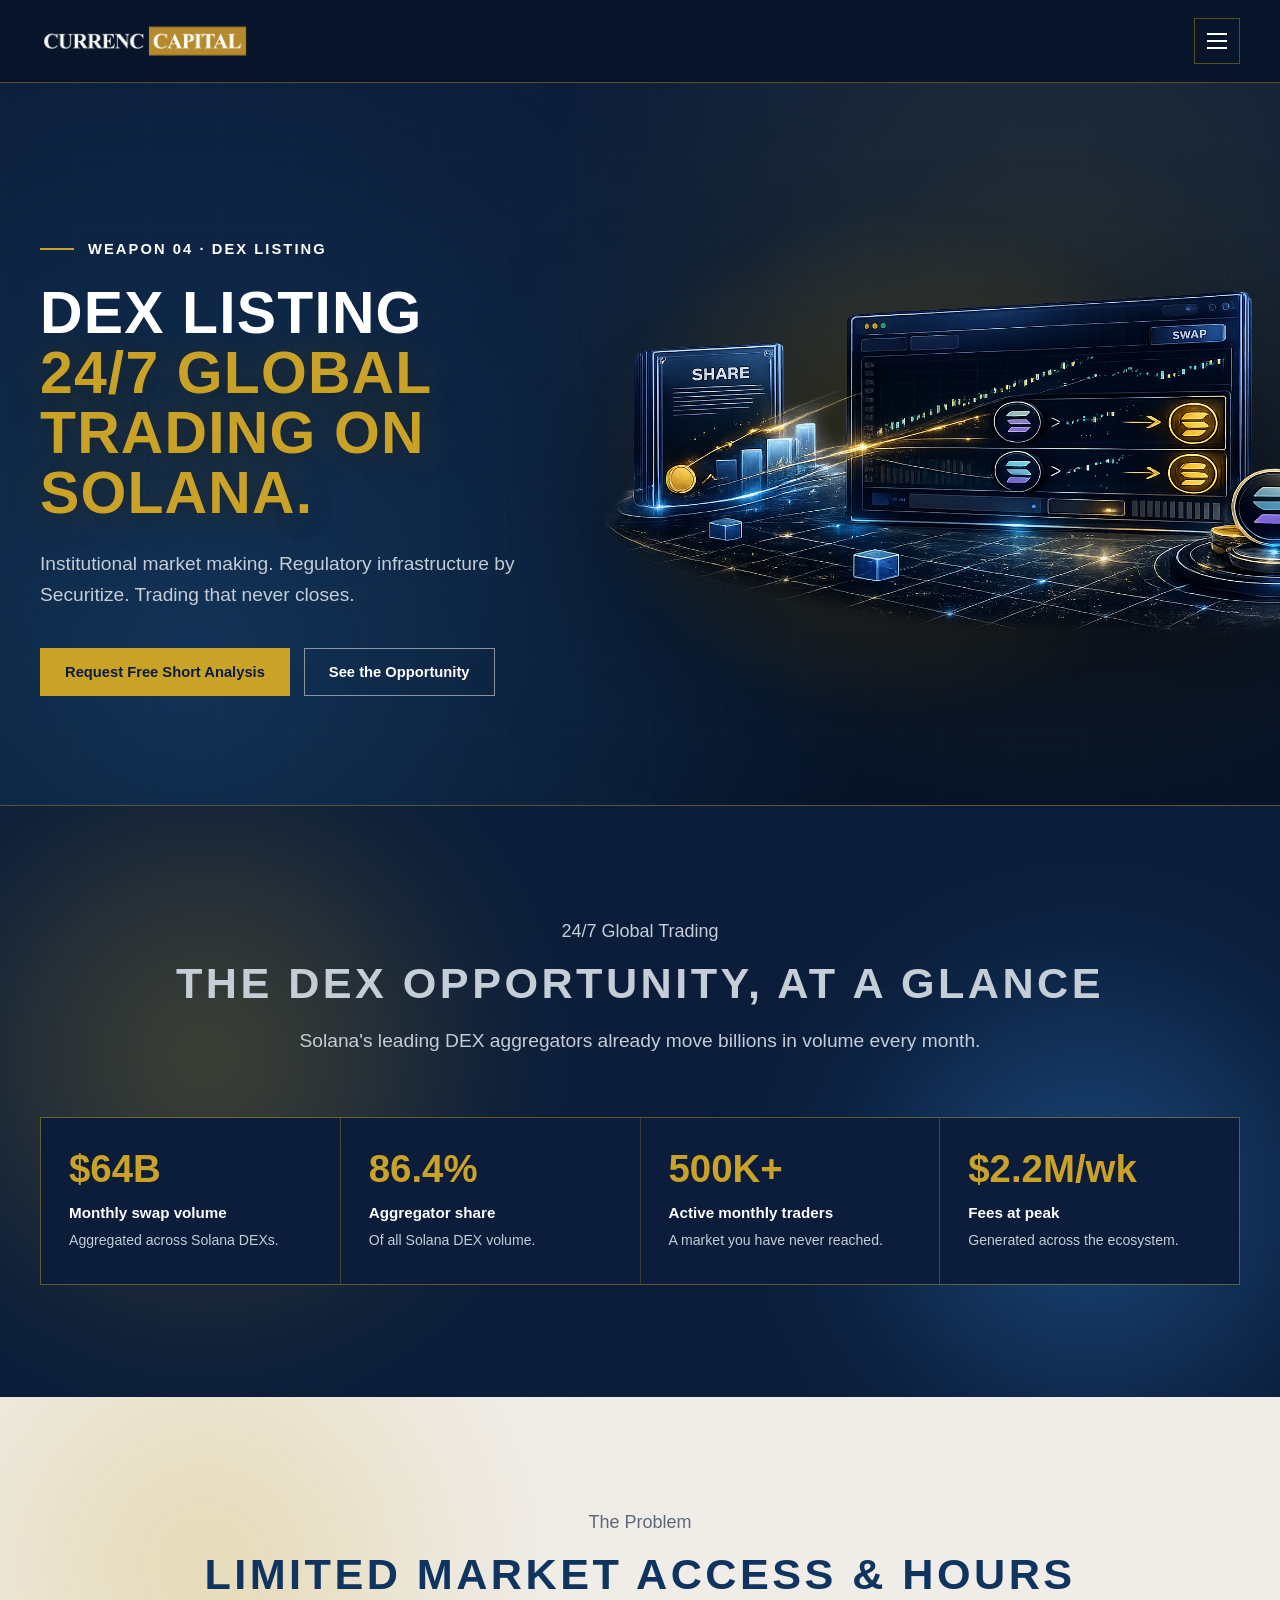
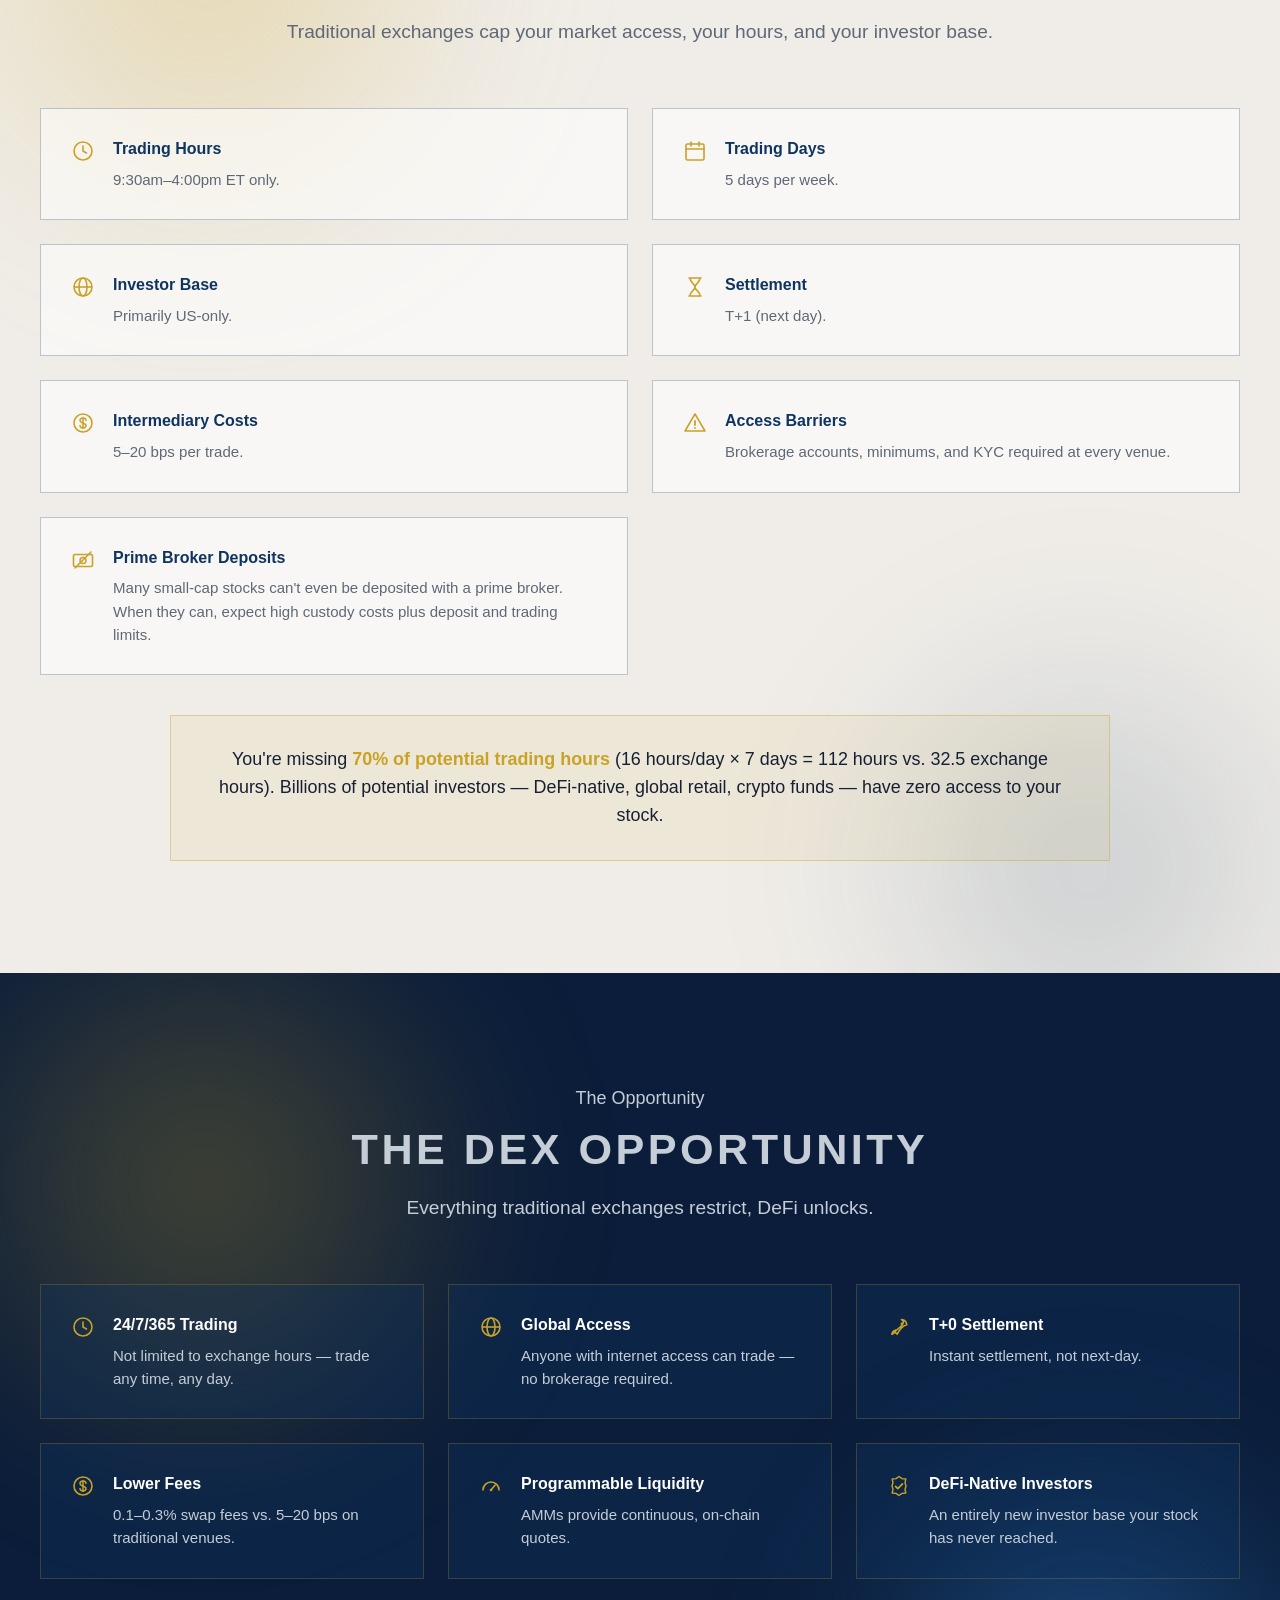
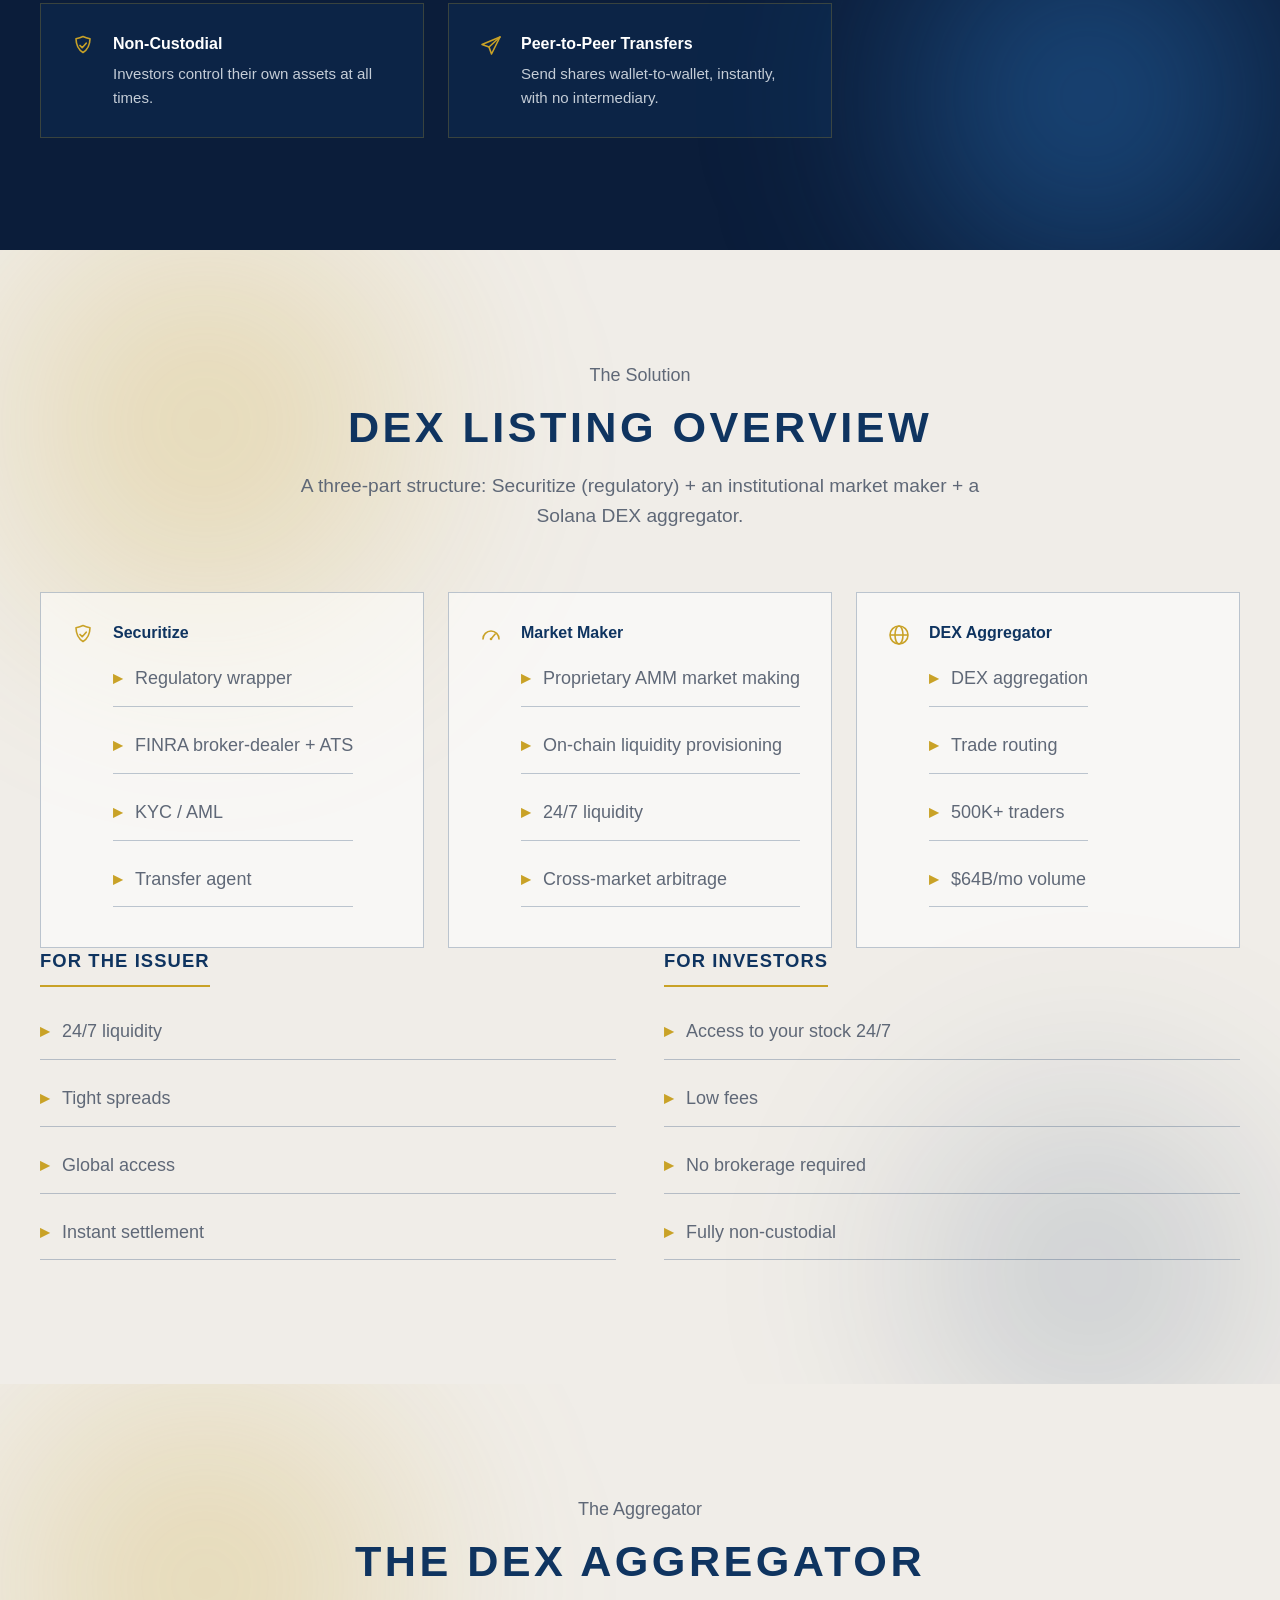
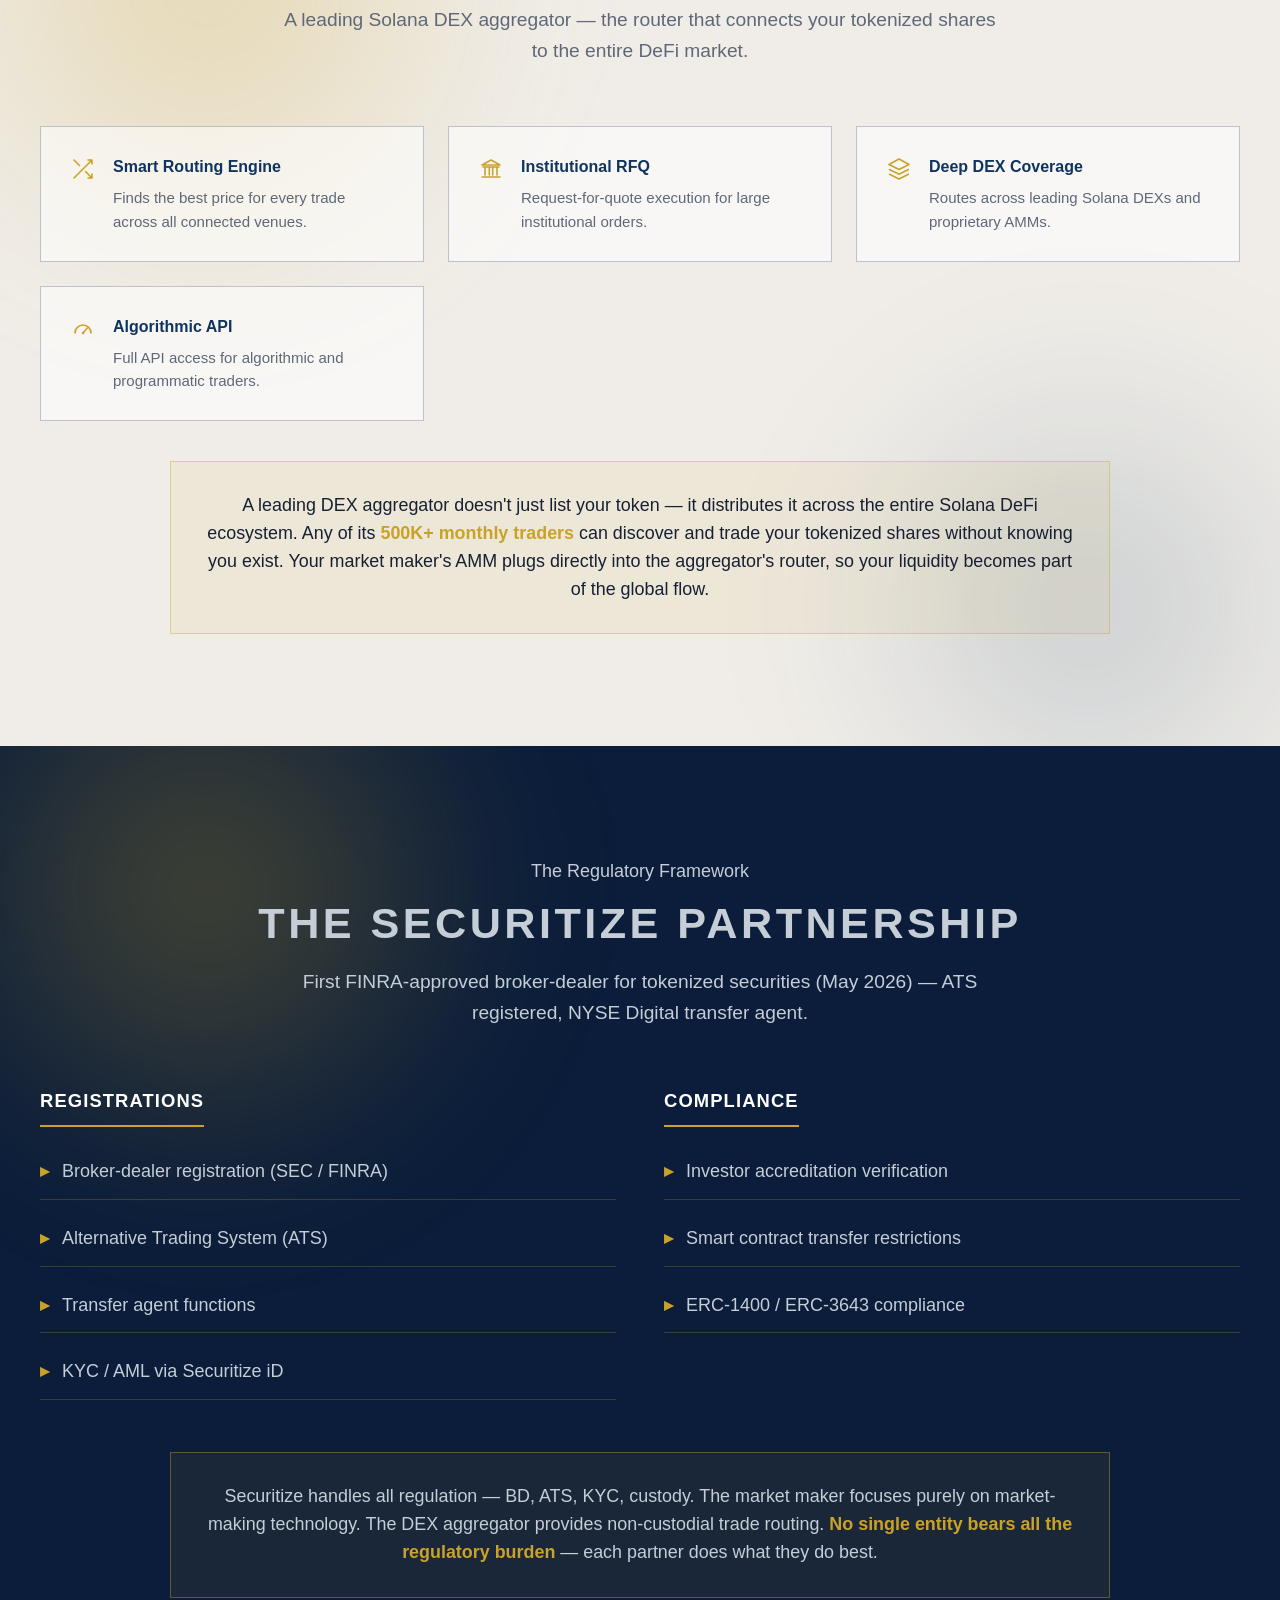
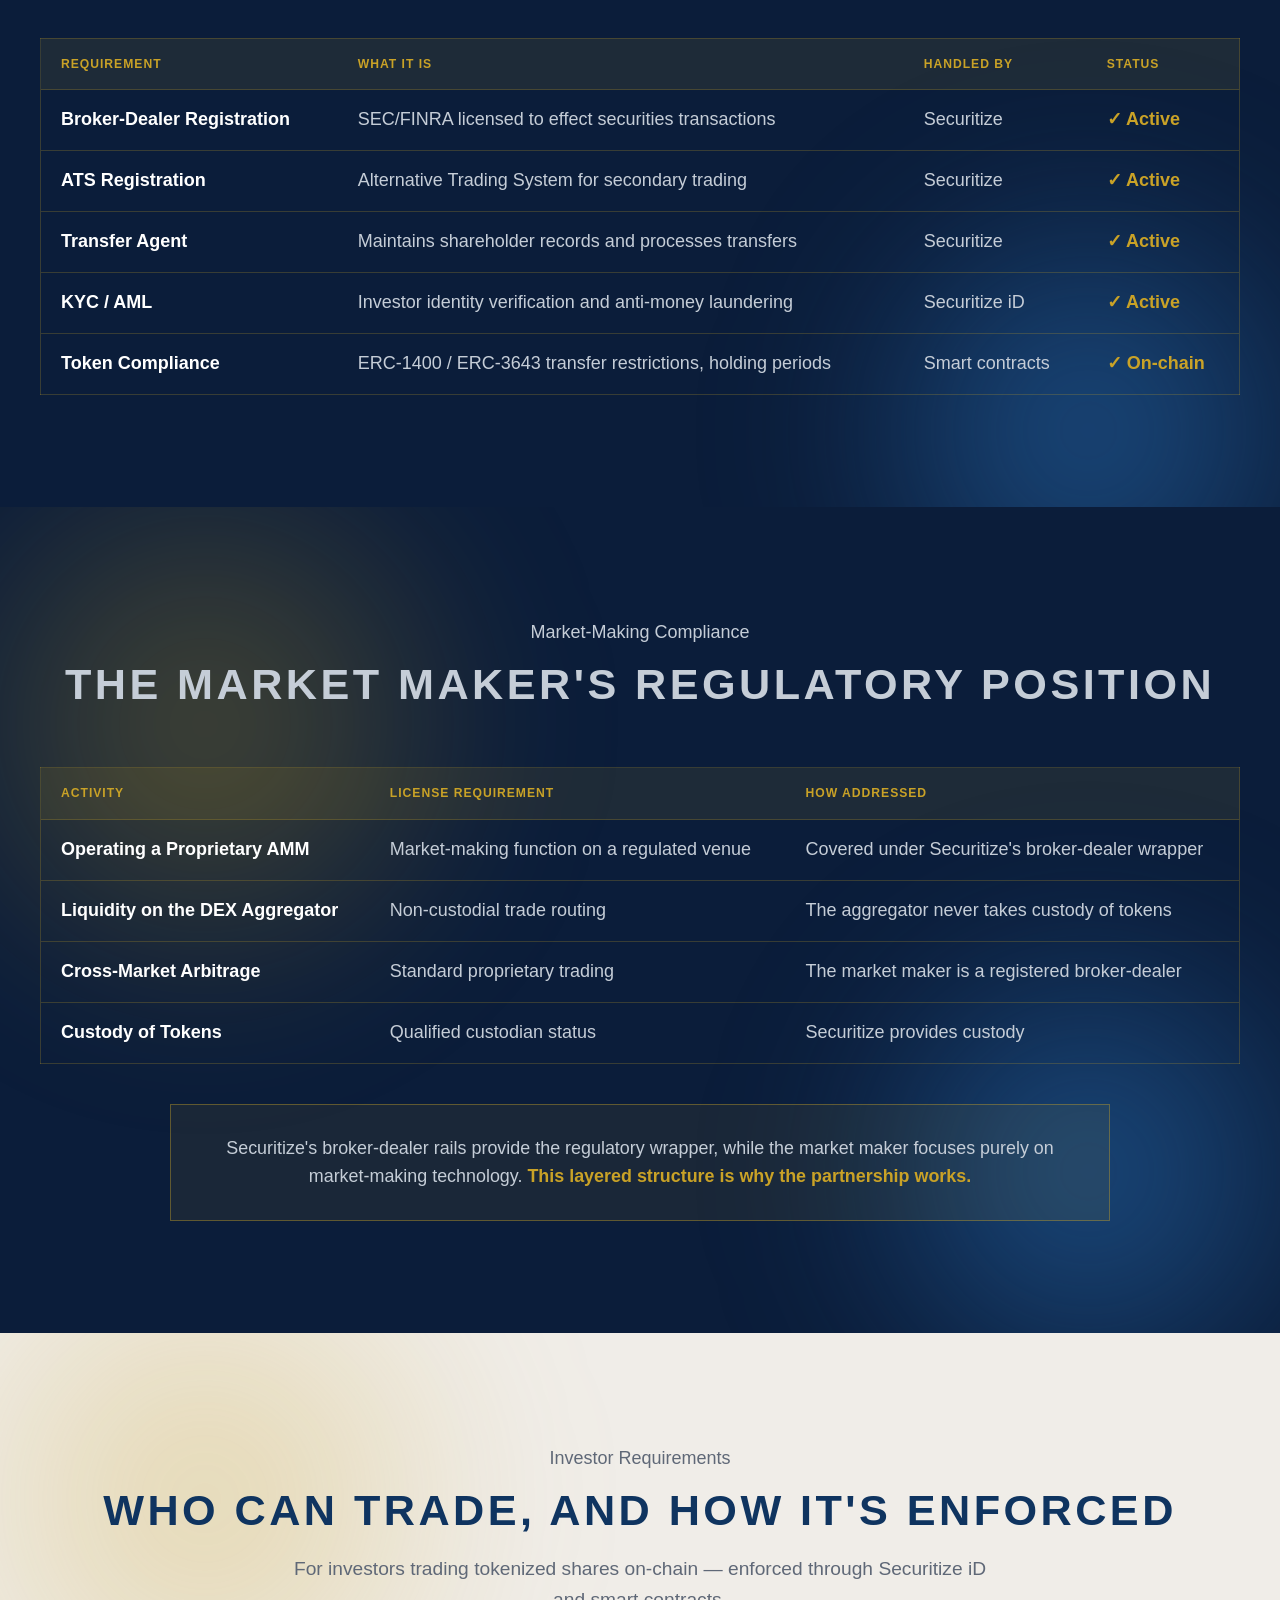
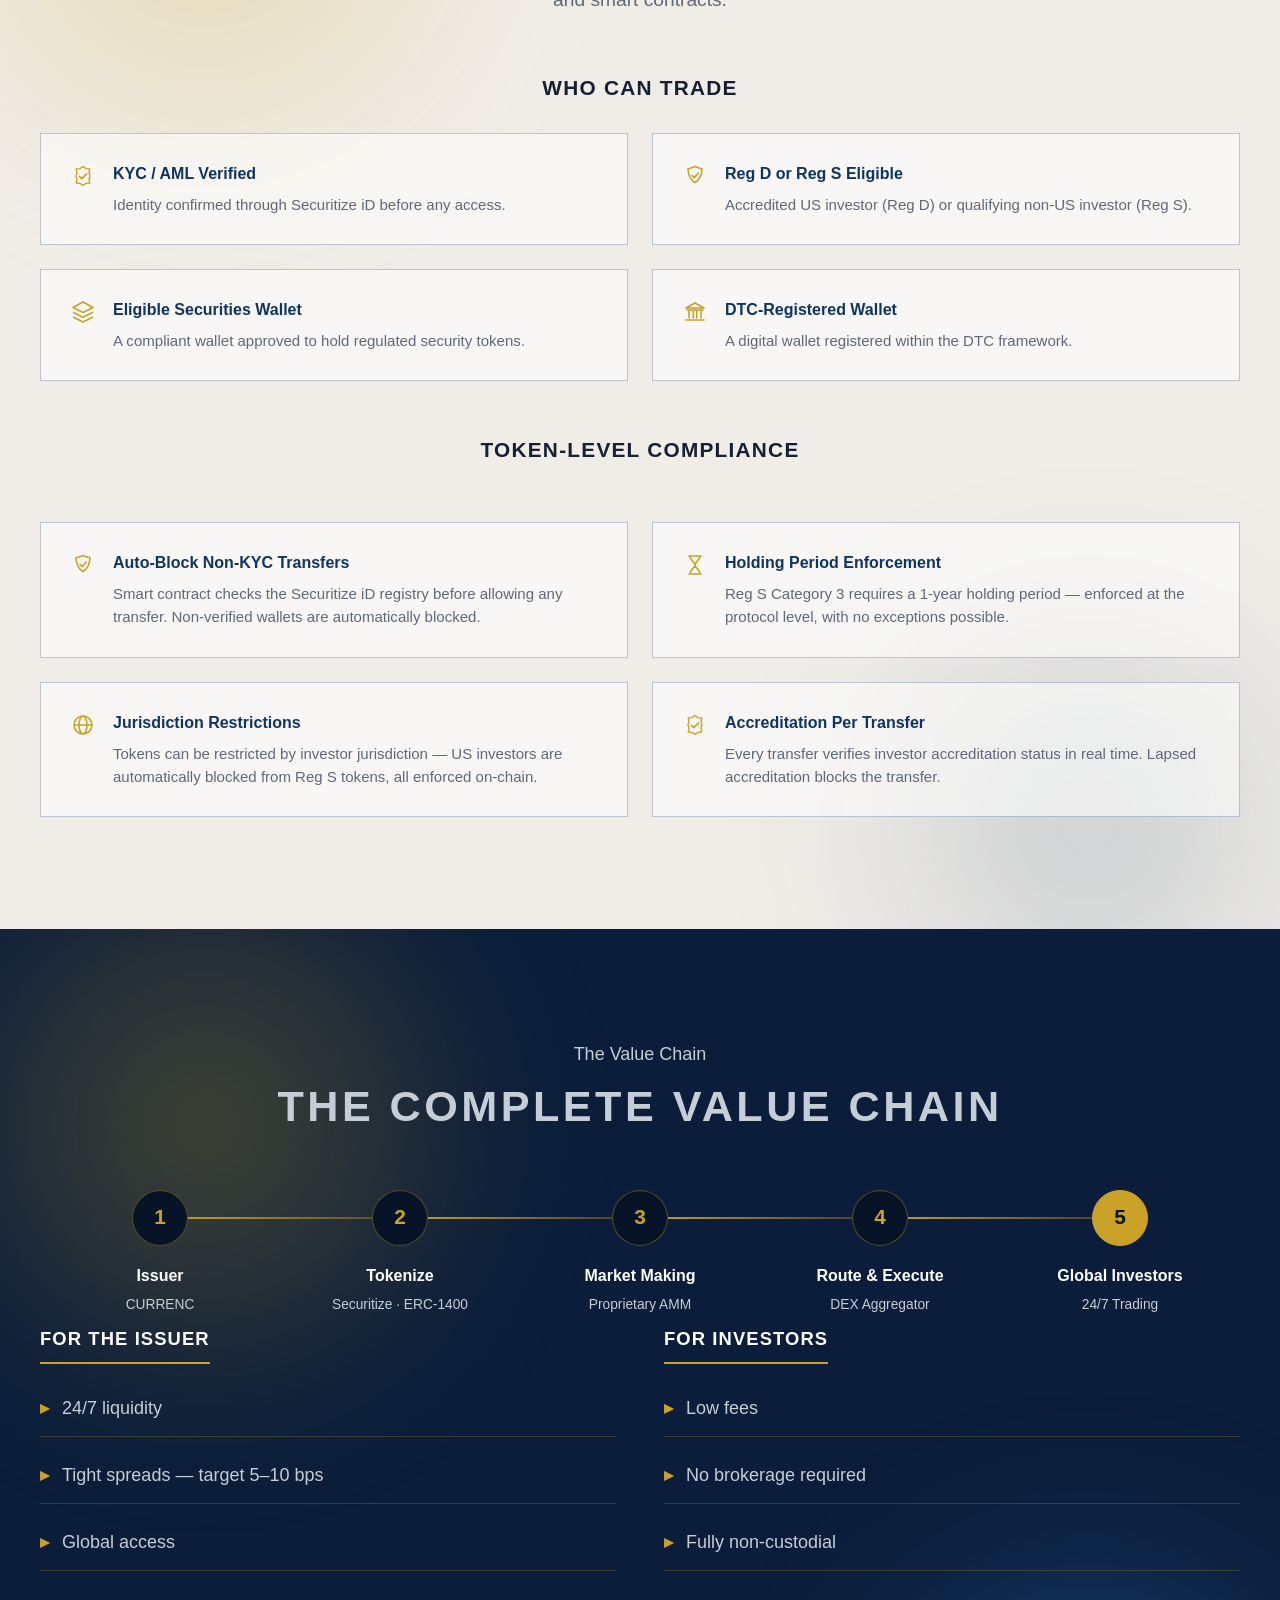
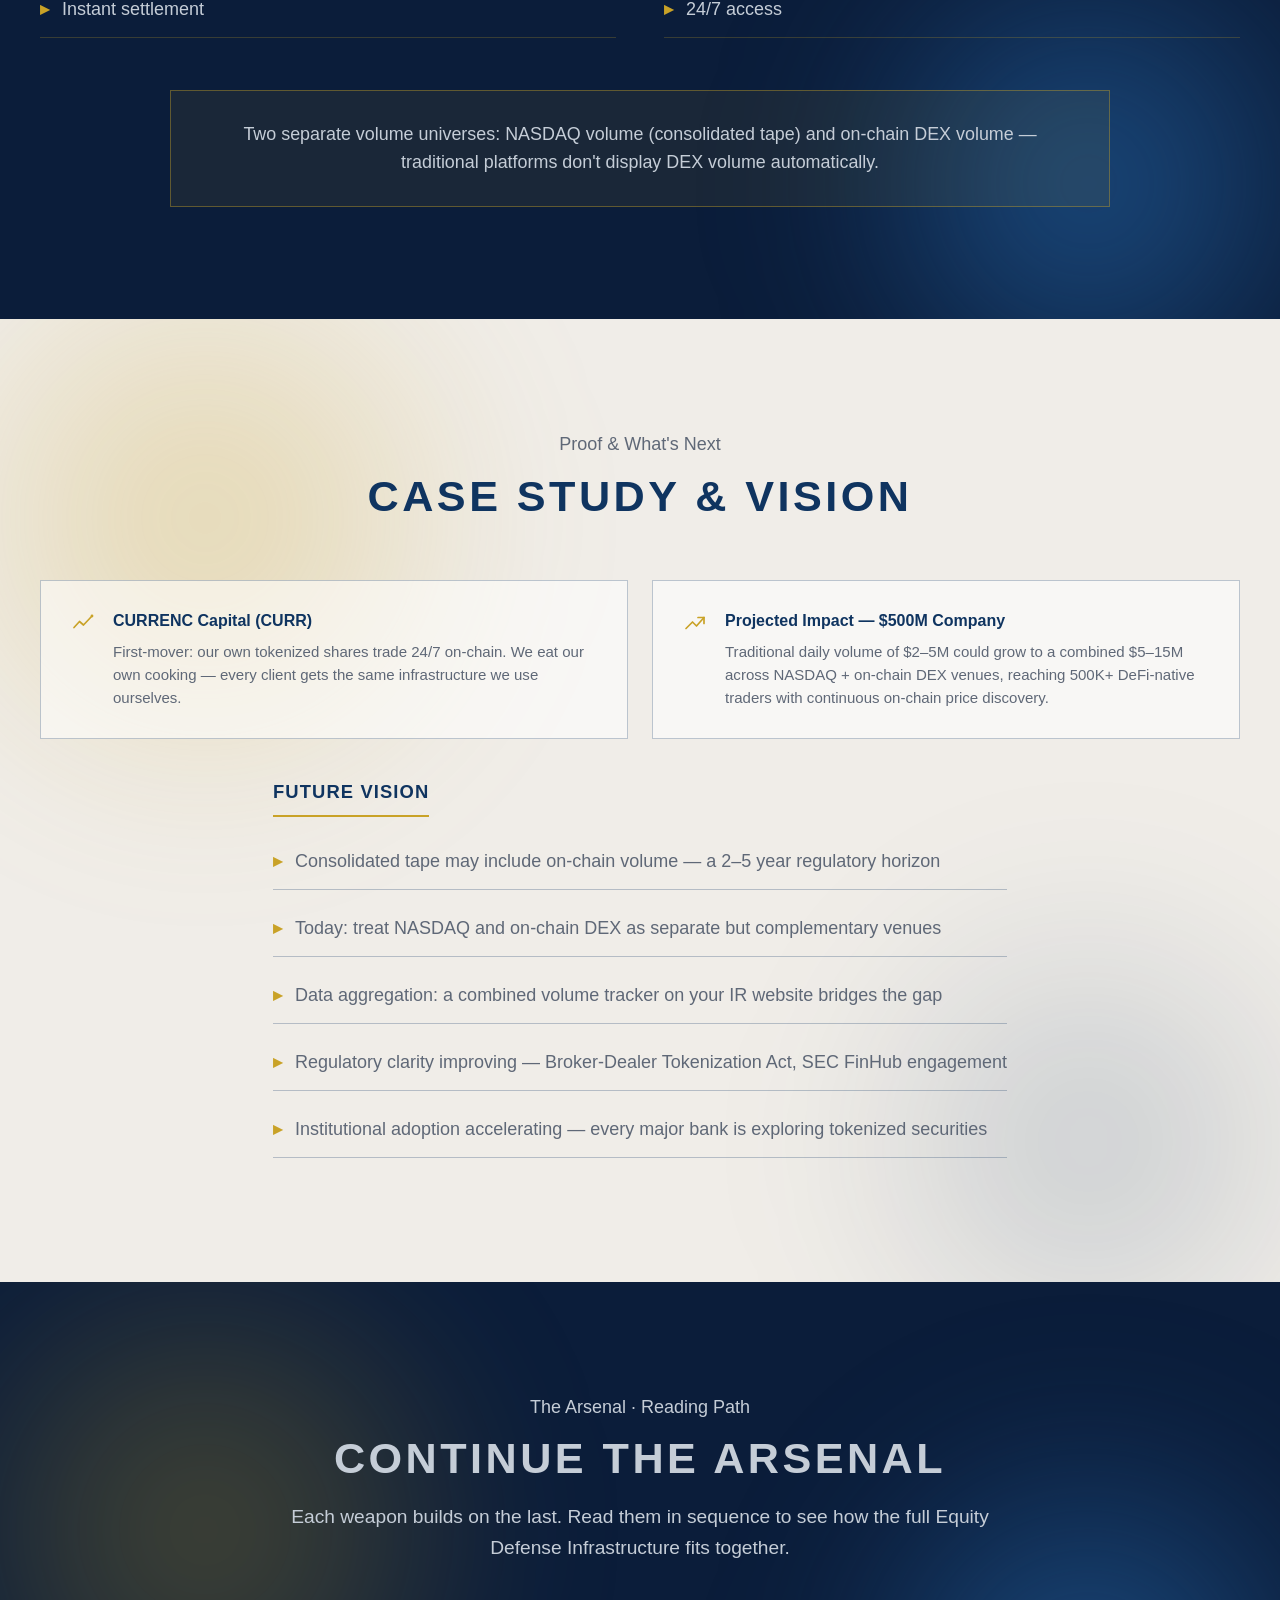
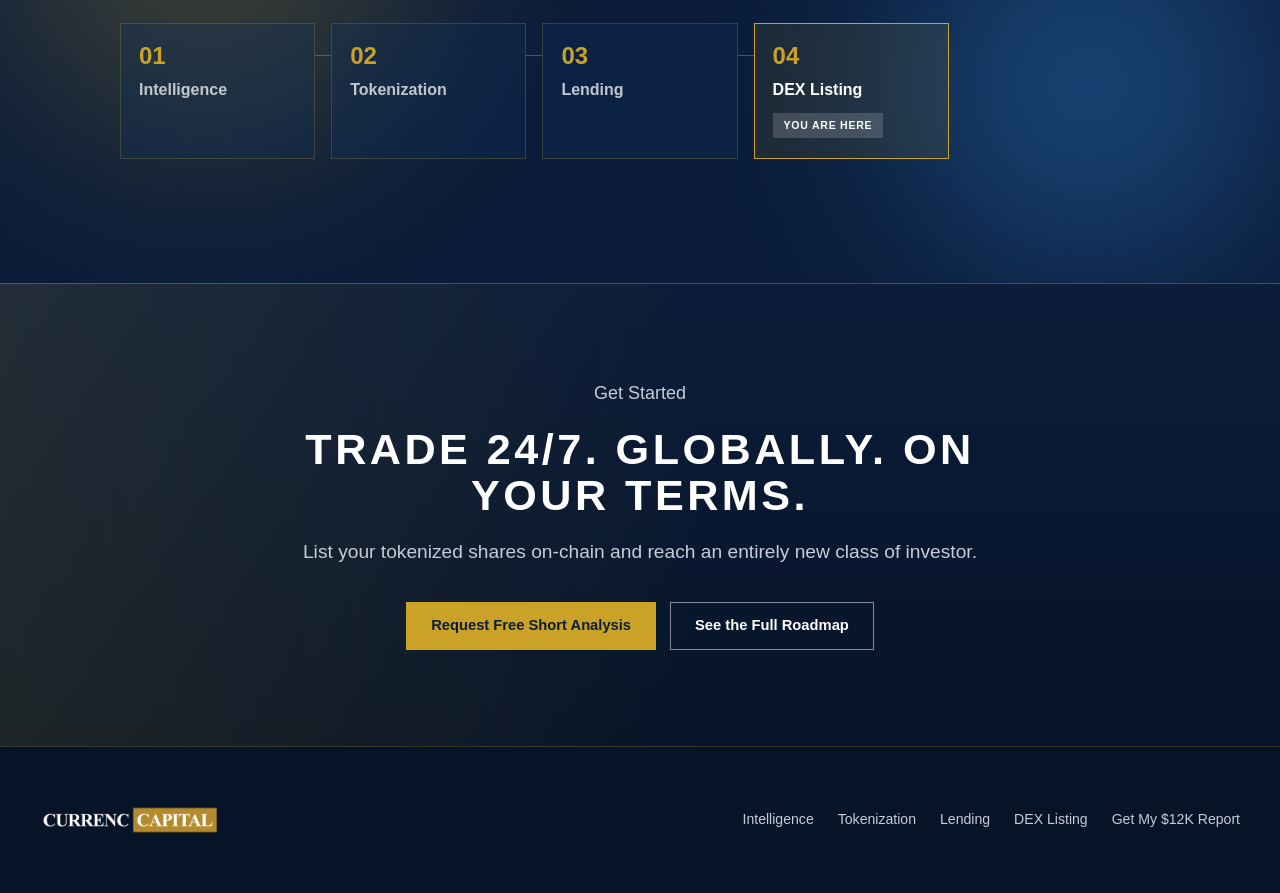
<file: weapon-dex-listing.html>
<!doctype html>
<html lang="en">
  <head>
    <meta charset="utf-8" />
    <meta name="viewport" content="width=device-width, initial-scale=1" />
    <title>DEX Listing | CURRENC Capital</title>
    <meta name="description" content="24/7 global trading on Solana. Institutional market making and Securitize-backed regulatory infrastructure for tokenized shares." />
    <link rel="stylesheet" href="./styles.css?v=2026071an" />
  </head>
  <body>
    <svg class="icon-sprite" aria-hidden="true" focusable="false">
      <defs>
        <symbol id="icon-radar" viewBox="0 0 24 24">
          <circle cx="12" cy="12" r="9" fill="none" stroke="currentColor" stroke-width="1.6" />
          <circle cx="12" cy="12" r="4.2" fill="none" stroke="currentColor" stroke-width="1.6" />
          <circle cx="12" cy="12" r="1.3" fill="currentColor" stroke="none" />
          <path d="M12 3v3M21 12h-3" stroke="currentColor" stroke-width="1.6" stroke-linecap="round" />
        </symbol>
        <symbol id="icon-coin" viewBox="0 0 24 24">
          <circle cx="12" cy="12" r="8.5" fill="none" stroke="currentColor" stroke-width="1.6" />
          <circle cx="12" cy="12" r="4" fill="none" stroke="currentColor" stroke-width="1.4" />
          <path d="M12 2v2.2M12 19.8V22M2 12h2.2M19.8 12H22" stroke="currentColor" stroke-width="1.4" stroke-linecap="round" />
        </symbol>
        <symbol id="icon-bank" viewBox="0 0 24 24">
          <path d="M12 3 3 8h18L12 3z" fill="none" stroke="currentColor" stroke-width="1.6" stroke-linejoin="round" />
          <path d="M4 10h16M6 10v8M10.3 10v8M13.7 10v8M18 10v8M3 20h18" stroke="currentColor" stroke-width="1.6" stroke-linecap="round" />
        </symbol>
        <symbol id="icon-globe" viewBox="0 0 24 24">
          <circle cx="12" cy="12" r="9" fill="none" stroke="currentColor" stroke-width="1.6" />
          <ellipse cx="12" cy="12" rx="4" ry="9" fill="none" stroke="currentColor" stroke-width="1.6" />
          <path d="M3 12h18" stroke="currentColor" stroke-width="1.6" />
        </symbol>
        <symbol id="icon-megaphone" viewBox="0 0 24 24">
          <path d="M3 10v4h3l8 4.5V5.5L6 10H3z" fill="none" stroke="currentColor" stroke-width="1.6" stroke-linejoin="round" />
          <path d="M15 9.2a4 4 0 010 5.6" fill="none" stroke="currentColor" stroke-width="1.6" stroke-linecap="round" />
        </symbol>
        <symbol id="icon-ticker" viewBox="0 0 24 24">
          <path d="M3 16.5l5.5-6 4 3.5L21 5" fill="none" stroke="currentColor" stroke-width="1.7" stroke-linecap="round" stroke-linejoin="round" />
          <circle cx="21" cy="5" r="1.4" fill="currentColor" stroke="none" />
        </symbol>
        <symbol id="icon-clock" viewBox="0 0 24 24">
          <circle cx="12" cy="12" r="9" fill="none" stroke="currentColor" stroke-width="1.6" />
          <path d="M12 7v5l3.5 2" fill="none" stroke="currentColor" stroke-width="1.6" stroke-linecap="round" stroke-linejoin="round" />
        </symbol>
        <symbol id="icon-no-cash" viewBox="0 0 24 24">
          <rect x="2.5" y="6.5" width="19" height="12" rx="1.4" fill="none" stroke="currentColor" stroke-width="1.6" />
          <circle cx="12" cy="12.5" r="3" fill="none" stroke="currentColor" stroke-width="1.5" />
          <path d="M4 20L20 4" stroke="currentColor" stroke-width="1.6" stroke-linecap="round" />
        </symbol>
        <symbol id="icon-building" viewBox="0 0 24 24">
          <path d="M4 21V7.2L12 3l8 4.2V21" fill="none" stroke="currentColor" stroke-width="1.6" stroke-linejoin="round" />
          <path d="M9.5 21v-5.5h5V21M3 21h18" fill="none" stroke="currentColor" stroke-width="1.6" stroke-linecap="round" />
        </symbol>
        <symbol id="icon-warning" viewBox="0 0 24 24">
          <path d="M12 3 22 20H2L12 3z" fill="none" stroke="currentColor" stroke-width="1.6" stroke-linejoin="round" />
          <path d="M12 10v4M12 17h.01" stroke="currentColor" stroke-width="1.8" stroke-linecap="round" />
        </symbol>
        <symbol id="icon-gauge" viewBox="0 0 24 24">
          <path d="M4 16a8 8 0 0116 0" fill="none" stroke="currentColor" stroke-width="1.6" stroke-linecap="round" />
          <path d="M12 16l4.2-5" stroke="currentColor" stroke-width="1.6" stroke-linecap="round" />
          <circle cx="12" cy="16" r="1.3" fill="currentColor" stroke="none" />
        </symbol>
        <symbol id="icon-trend-down" viewBox="0 0 24 24">
          <path d="M3 6l6.5 6.5 4-4L21 17" fill="none" stroke="currentColor" stroke-width="1.7" stroke-linecap="round" stroke-linejoin="round" />
          <path d="M21 10.5V17h-6.5" fill="none" stroke="currentColor" stroke-width="1.7" stroke-linecap="round" stroke-linejoin="round" />
        </symbol>
        <symbol id="icon-trend-up" viewBox="0 0 24 24">
          <path d="M3 17.5l6.5-6.5 4 4L21 6.5" fill="none" stroke="currentColor" stroke-width="1.7" stroke-linecap="round" stroke-linejoin="round" />
          <path d="M15 6.5h6V12.5" fill="none" stroke="currentColor" stroke-width="1.7" stroke-linecap="round" stroke-linejoin="round" />
        </symbol>
        <symbol id="icon-hourglass" viewBox="0 0 24 24">
          <path d="M6 3h12M6 21h12" stroke="currentColor" stroke-width="1.6" stroke-linecap="round" />
          <path d="M7 3c0 5 5 5.4 5 9s-5 4-5 9M17 3c0 5-5 5.4-5 9s5 4 5 9" fill="none" stroke="currentColor" stroke-width="1.6" stroke-linejoin="round" />
        </symbol>
        <symbol id="icon-layers" viewBox="0 0 24 24">
          <path d="M12 2 2 7.5l10 5 10-5L12 2z" fill="none" stroke="currentColor" stroke-width="1.6" stroke-linejoin="round" />
          <path d="M2 12.3l10 5 10-5M2 17l10 5 10-5" fill="none" stroke="currentColor" stroke-width="1.6" stroke-linejoin="round" />
        </symbol>
        <symbol id="icon-shuffle" viewBox="0 0 24 24">
          <path d="M17 3h4v4M3 21 21 3M21 17v4h-4M14.5 14.5 21 21M3 3l5.5 5.5" fill="none" stroke="currentColor" stroke-width="1.6" stroke-linecap="round" stroke-linejoin="round" />
        </symbol>
        <symbol id="icon-moon" viewBox="0 0 24 24">
          <path d="M20.5 13.4A8.5 8.5 0 1110.6 3.5a7 7 0 009.9 9.9z" fill="none" stroke="currentColor" stroke-width="1.6" stroke-linejoin="round" />
        </symbol>
        <symbol id="icon-arrow-right" viewBox="0 0 24 24">
          <path d="M4 12h14M13 6l6 6-6 6" fill="none" stroke="currentColor" stroke-width="1.8" stroke-linecap="square" />
        </symbol>
        <symbol id="icon-badge-check" viewBox="0 0 24 24">
          <path d="M12 2.5 15 4.6 18.8 5 18 8.8 19 12l-1 3.2.8 3.8-3.8.4L12 21.5 9 19.4l-3.8-.4.8-3.8L5 12l1-3.2L5.2 5 9 4.6 12 2.5z" fill="none" stroke="currentColor" stroke-width="1.4" stroke-linejoin="round" />
          <path d="M8.5 12.3l2.3 2.3 4.7-4.7" fill="none" stroke="currentColor" stroke-width="1.7" stroke-linecap="round" stroke-linejoin="round" />
        </symbol>
        <symbol id="icon-rocket" viewBox="0 0 24 24">
          <path d="M14.5 4.5c3 .3 5 2.3 5.3 5.3-3.6.9-7.5 5.2-9.6 9.4l-3-3c4.2-2.1 8.5-6 9.4-9.6z" fill="none" stroke="currentColor" stroke-width="1.6" stroke-linejoin="round" />
          <path d="M4.8 19.2c.6-2.2 1.8-3.6 3.6-4M4.8 19.2c2.2-.6 3.6-1.8 4-3.6" fill="none" stroke="currentColor" stroke-width="1.6" stroke-linecap="round" />
          <circle cx="15" cy="9" r="1.4" fill="currentColor" stroke="none" />
        </symbol>
        <symbol id="icon-dollar" viewBox="0 0 24 24">
          <circle cx="12" cy="12" r="9" fill="none" stroke="currentColor" stroke-width="1.6" />
          <path d="M12 6.5v11M15 9.6c0-1.5-1.4-2.6-3-2.6s-3 1-3 2.4 1.3 2 3 2.6 3 1.1 3 2.6-1.4 2.4-3 2.4-3-1.1-3-2.4" fill="none" stroke="currentColor" stroke-width="1.5" stroke-linecap="round" />
        </symbol>
        <symbol id="icon-calendar" viewBox="0 0 24 24">
          <rect x="3" y="5" width="18" height="16" rx="1.4" fill="none" stroke="currentColor" stroke-width="1.6" />
          <path d="M3 10h18M8 3v4M16 3v4" stroke="currentColor" stroke-width="1.6" stroke-linecap="round" />
        </symbol>
        <symbol id="icon-mail" viewBox="0 0 24 24">
          <rect x="2.5" y="5" width="19" height="14" rx="1.4" fill="none" stroke="currentColor" stroke-width="1.6" />
          <path d="M3.5 6.5 12 13l8.5-6.5" fill="none" stroke="currentColor" stroke-width="1.6" stroke-linecap="round" stroke-linejoin="round" />
        </symbol>
        <symbol id="icon-doc" viewBox="0 0 24 24">
          <path d="M6 2.5h8L19 7.5V21.5H6z" fill="none" stroke="currentColor" stroke-width="1.6" stroke-linejoin="round" />
          <path d="M14 2.5v5h5M9 12h7M9 15.5h7M9 8.5h3" stroke="currentColor" stroke-width="1.5" stroke-linecap="round" />
        </symbol>
        <symbol id="icon-book" viewBox="0 0 24 24">
          <path d="M4 4.5A2.5 2.5 0 016.5 2H20v17.5H6.5A2.5 2.5 0 004 22z" fill="none" stroke="currentColor" stroke-width="1.6" stroke-linejoin="round" />
          <path d="M4 19.5A2.5 2.5 0 016.5 17H20M8 6.5h8" stroke="currentColor" stroke-width="1.6" stroke-linecap="round" />
        </symbol>
        <symbol id="icon-list" viewBox="0 0 24 24">
          <path d="M8 6h13M8 12h13M8 18h13" stroke="currentColor" stroke-width="1.7" stroke-linecap="round" />
          <path d="M3.5 6h.01M3.5 12h.01M3.5 18h.01" stroke="currentColor" stroke-width="2.4" stroke-linecap="round" />
        </symbol>
        <symbol id="icon-send" viewBox="0 0 24 24">
          <path d="M21 3 3 10.5l7 2.5 2.5 7L21 3z" fill="none" stroke="currentColor" stroke-width="1.6" stroke-linejoin="round" />
          <path d="M10 13 21 3" stroke="currentColor" stroke-width="1.6" stroke-linecap="round" />
        </symbol>
        <symbol id="icon-shield" viewBox="0 0 24 24">
          <path d="M12 2.5c2.6 1.2 4.6 1.7 7 2.2-.1 6.3-2 10.6-7 13.8-5-3.2-6.9-7.5-7-13.8 2.4-.5 4.4-1 7-2.2z" fill="none" stroke="currentColor" stroke-width="1.6" stroke-linejoin="round" />
          <path d="M9 11.5l2.2 2.2 4-4.5" fill="none" stroke="currentColor" stroke-width="1.7" stroke-linecap="round" stroke-linejoin="round" />
        </symbol>
      </defs>
    </svg>

    <header class="site-header">
      <div class="container header-inner">
        <a class="brand" href="./index.html" aria-label="CURRENC Capital home">
          <img src="./Resources/All-Logos_Currenc-Capital_Logo_White.png" alt="CURRENC Capital" />
        </a>
        <button class="nav-toggle" type="button" aria-label="Open menu" aria-expanded="false" aria-controls="primary-nav">
          <span></span><span></span><span></span>
        </button>
        <nav class="site-nav" id="primary-nav" aria-label="Primary navigation">
          <a data-i18n="common.nav.home" href="./index.html">Home</a>
          <a data-i18n="common.nav.story" href="./our-story.html">Our Story</a>
          <a data-i18n="common.nav.problem" href="./index.html#problem">Problem</a>
          <div class="nav-dd">
            <a class="nav-dd-toggle" href="./index.html#solution"><span data-i18n="common.nav.arsenal">Arsenal</span><svg class="nav-chev" viewBox="0 0 16 16" width="12" height="12" fill="none" aria-hidden="true"><path d="M4 6l4 4 4-4" stroke="currentColor" stroke-width="1.6" stroke-linecap="round" stroke-linejoin="round"/></svg></a>
            <div class="nav-dd-menu">
              <a data-i18n="common.nav.arsenal_overview" href="./index.html#solution">Arsenal Overview</a>
              <a data-i18n="common.nav.w01" href="weapon-intelligence.html">01 · Intelligence</a>
              <a data-i18n="common.nav.w02" href="weapon-tokenization.html">02 · Tokenization</a>
              <a data-i18n="common.nav.w03" href="weapon-lending.html">03 · Lending</a>
              <a data-i18n="common.nav.w04" href="weapon-dex-listing.html">04 · DEX Listing</a>
            </div>
          </div>
          <a data-i18n="common.nav.deployment" href="./index.html#deployment">Deployment</a>
          <a data-i18n="common.nav.partner" href="./partner-reseller.html">Partner Reseller (IR)</a>
          <a class="nav-cta nav-cta-mobile" data-i18n="common.cta.report" href="./short-analysis.html">Get My $12K Report</a>
          <div class="lang-switch lang-switch-mobile">
            <select class="lang-select" aria-label="Select language">
              <option value="en">Eng</option>
              <option value="zh-Hant">繁</option>
              <option value="zh-Hans">簡</option>
            </select>
          </div>
          
        </nav>
        <div class="lang-switch lang-switch-desktop">
          <select class="lang-select" aria-label="Select language">
            <option value="en">Eng</option>
            <option value="zh-Hant">繁</option>
            <option value="zh-Hans">簡</option>
          </select>
        </div>
        
        <a class="nav-cta nav-cta-desktop" data-i18n="common.cta.report" href="./short-analysis.html">Get My $12K Report</a>
      </div>
    </header>
    <div class="nav-scrim" hidden></div>
    <main class="dex-enhanced">
      <section class="page-hero dex-hero-split">
        <div class="container hero-split-grid">
          <div class="hero-split-text">
            <span data-i18n="dex.sec01.001" class="page-hero-num" aria-hidden="true">04</span>
            <p data-i18n="dex.sec01.002" class="hero-kicker">Weapon 04 · DEX Listing</p>
            <h1 data-i18n="dex.sec01.003">DEX LISTING <span class="h1-accent">24/7 GLOBAL TRADING ON SOLANA.</span></h1>
            <p data-i18n="dex.sec01.004" class="hero-subhead">Institutional market making. Regulatory infrastructure by Securitize. Trading that never closes.</p>
            <div class="hero-actions">
              <a data-i18n="dex.sec01.005" class="button button-primary" href="./short-analysis.html">Request Free Short Analysis</a>
              <a data-i18n="dex.sec01.006" class="button button-secondary" href="#opportunity">See the Opportunity</a>
            </div>
          </div>
          <div class="hero-split-visual" aria-hidden="true">
            <img src="./Resources/dex_hero.png" alt="" class="dex-hero-image" />
          </div>
        </div>
      </section>

      <section class="section-full section-dark reveal">
        <div class="anim-bg" aria-hidden="true"></div>
        <div class="container">
          <div class="section-heading centered">
            <p data-i18n="dex.sec02.001" class="eyebrow">24/7 Global Trading</p>
            <h2 data-i18n="dex.sec02.002">THE DEX OPPORTUNITY, AT A GLANCE</h2>
            <p data-i18n="dex.sec02.003" class="section-subtitle">Solana's leading DEX aggregators already move billions in volume every month.</p>
          </div>
          <div class="metric-grid m4">
            <article><strong data-i18n="dex.sec02.004">$64B</strong><span data-i18n="dex.sec02.005" class="m-label">Monthly swap volume</span><p data-i18n="dex.sec02.006">Aggregated across Solana DEXs.</p></article>
            <article><strong data-i18n="dex.sec02.007">86.4%</strong><span data-i18n="dex.sec02.008" class="m-label">Aggregator share</span><p data-i18n="dex.sec02.009">Of all Solana DEX volume.</p></article>
            <article><strong data-i18n="dex.sec02.010">500K+</strong><span data-i18n="dex.sec02.011" class="m-label">Active monthly traders</span><p data-i18n="dex.sec02.012">A market you have never reached.</p></article>
            <article><strong data-i18n="dex.sec02.013">$2.2M/wk</strong><span data-i18n="dex.sec02.014" class="m-label">Fees at peak</span><p data-i18n="dex.sec02.015">Generated across the ecosystem.</p></article>
          </div>
        </div>
      </section>

      <section id="problem" class="section-full section-light reveal">
        <div class="anim-bg light" aria-hidden="true"></div>
        <div class="container">
          <div class="section-heading centered">
            <p data-i18n="dex.problem.001" class="eyebrow">The Problem</p>
            <h2 data-i18n="dex.problem.002">LIMITED MARKET ACCESS &amp; HOURS</h2>
            <p data-i18n="dex.problem.003" class="section-subtitle">Traditional exchanges cap your market access, your hours, and your investor base.</p>
          </div>
          <div class="detail-grid reveal-stagger">
            <article class="detail-card">
              <svg class="icon" aria-hidden="true"><use href="#icon-clock"></use></svg>
              <div><strong data-i18n="dex.problem.004">Trading Hours</strong><p data-i18n="dex.problem.005">9:30am–4:00pm ET only.</p></div>
            </article>
            <article class="detail-card">
              <svg class="icon" aria-hidden="true"><use href="#icon-calendar"></use></svg>
              <div><strong data-i18n="dex.problem.006">Trading Days</strong><p data-i18n="dex.problem.007">5 days per week.</p></div>
            </article>
            <article class="detail-card">
              <svg class="icon" aria-hidden="true"><use href="#icon-globe"></use></svg>
              <div><strong data-i18n="dex.problem.008">Investor Base</strong><p data-i18n="dex.problem.009">Primarily US-only.</p></div>
            </article>
            <article class="detail-card">
              <svg class="icon" aria-hidden="true"><use href="#icon-hourglass"></use></svg>
              <div><strong data-i18n="dex.problem.010">Settlement</strong><p data-i18n="dex.problem.011">T+1 (next day).</p></div>
            </article>
            <article class="detail-card">
              <svg class="icon" aria-hidden="true"><use href="#icon-dollar"></use></svg>
              <div><strong data-i18n="dex.problem.012">Intermediary Costs</strong><p data-i18n="dex.problem.013">5–20 bps per trade.</p></div>
            </article>
            <article class="detail-card">
              <svg class="icon" aria-hidden="true"><use href="#icon-warning"></use></svg>
              <div><strong data-i18n="dex.problem.014">Access Barriers</strong><p data-i18n="dex.problem.015">Brokerage accounts, minimums, and KYC required at every venue.</p></div>
            </article>
            <article class="detail-card">
              <svg class="icon" aria-hidden="true"><use href="#icon-no-cash"></use></svg>
              <div><strong data-i18n="dex.problem.016">Prime Broker Deposits</strong><p data-i18n="dex.problem.017">Many small-cap stocks can't even be deposited with a prime broker. When they can, expect high custody costs plus deposit and trading limits.</p></div>
            </article>
          </div>
          <div class="callout-band">You're missing <strong data-i18n="dex.problem.018">70% of potential trading hours</strong> (16 hours/day × 7 days = 112 hours vs. 32.5 exchange hours). Billions of potential investors — DeFi-native, global retail, crypto funds — have zero access to your stock.</div>
        </div>
      </section>

      <section id="opportunity" class="section-full section-dark reveal">
        <div class="anim-bg" aria-hidden="true"></div>
        <div class="container">
          <div class="section-heading centered">
            <p data-i18n="dex.opportunity.001" class="eyebrow">The Opportunity</p>
            <h2 data-i18n="dex.opportunity.002">THE DEX OPPORTUNITY</h2>
            <p data-i18n="dex.opportunity.003" class="section-subtitle">Everything traditional exchanges restrict, DeFi unlocks.</p>
          </div>
          <div class="feature-grid reveal-stagger">
            <article class="detail-card">
              <svg class="icon" aria-hidden="true"><use href="#icon-clock"></use></svg>
              <div><strong data-i18n="dex.opportunity.004">24/7/365 Trading</strong><p data-i18n="dex.opportunity.005">Not limited to exchange hours — trade any time, any day.</p></div>
            </article>
            <article class="detail-card">
              <svg class="icon" aria-hidden="true"><use href="#icon-globe"></use></svg>
              <div><strong data-i18n="dex.opportunity.006">Global Access</strong><p data-i18n="dex.opportunity.007">Anyone with internet access can trade — no brokerage required.</p></div>
            </article>
            <article class="detail-card">
              <svg class="icon" aria-hidden="true"><use href="#icon-rocket"></use></svg>
              <div><strong data-i18n="dex.opportunity.008">T+0 Settlement</strong><p data-i18n="dex.opportunity.009">Instant settlement, not next-day.</p></div>
            </article>
            <article class="detail-card">
              <svg class="icon" aria-hidden="true"><use href="#icon-dollar"></use></svg>
              <div><strong data-i18n="dex.opportunity.010">Lower Fees</strong><p data-i18n="dex.opportunity.011">0.1–0.3% swap fees vs. 5–20 bps on traditional venues.</p></div>
            </article>
            <article class="detail-card">
              <svg class="icon" aria-hidden="true"><use href="#icon-gauge"></use></svg>
              <div><strong data-i18n="dex.opportunity.012">Programmable Liquidity</strong><p data-i18n="dex.opportunity.013">AMMs provide continuous, on-chain quotes.</p></div>
            </article>
            <article class="detail-card">
              <svg class="icon" aria-hidden="true"><use href="#icon-badge-check"></use></svg>
              <div><strong data-i18n="dex.opportunity.014">DeFi-Native Investors</strong><p data-i18n="dex.opportunity.015">An entirely new investor base your stock has never reached.</p></div>
            </article>
            <article class="detail-card">
              <svg class="icon" aria-hidden="true"><use href="#icon-shield"></use></svg>
              <div><strong data-i18n="dex.opportunity.016">Non-Custodial</strong><p data-i18n="dex.opportunity.017">Investors control their own assets at all times.</p></div>
            </article>
            <article class="detail-card">
              <svg class="icon" aria-hidden="true"><use href="#icon-send"></use></svg>
              <div><strong data-i18n="dex.opportunity.018">Peer-to-Peer Transfers</strong><p data-i18n="dex.opportunity.019">Send shares wallet-to-wallet, instantly, with no intermediary.</p></div>
            </article>
          </div>
        </div>
      </section>

      <section id="solution" class="section-full section-light reveal">
        <div class="anim-bg light" aria-hidden="true"></div>
        <div class="container">
          <div class="section-heading centered">
            <p data-i18n="dex.solution.001" class="eyebrow">The Solution</p>
            <h2 data-i18n="dex.solution.002">DEX LISTING OVERVIEW</h2>
            <p data-i18n="dex.solution.003" class="section-subtitle">A three-part structure: Securitize (regulatory) + an institutional market maker + a Solana DEX aggregator.</p>
          </div>
          <div class="feature-grid reveal-stagger">
            <article class="detail-card">
              <svg class="icon" aria-hidden="true"><use href="#icon-shield"></use></svg>
              <div><strong data-i18n="dex.solution.004">Securitize</strong><ul class="tick-list">
                <li data-i18n="dex.solution.005">Regulatory wrapper</li>
                <li data-i18n="dex.solution.006">FINRA broker-dealer + ATS</li>
                <li data-i18n="dex.solution.007">KYC / AML</li>
                <li data-i18n="dex.solution.008">Transfer agent</li>
              </ul></div>
            </article>
            <article class="detail-card">
              <svg class="icon" aria-hidden="true"><use href="#icon-gauge"></use></svg>
              <div><strong data-i18n="dex.solution.009">Market Maker</strong><ul class="tick-list">
                <li data-i18n="dex.solution.010">Proprietary AMM market making</li>
                <li data-i18n="dex.solution.011">On-chain liquidity provisioning</li>
                <li data-i18n="dex.solution.012">24/7 liquidity</li>
                <li data-i18n="dex.solution.013">Cross-market arbitrage</li>
              </ul></div>
            </article>
            <article class="detail-card">
              <svg class="icon" aria-hidden="true"><use href="#icon-globe"></use></svg>
              <div><strong data-i18n="dex.solution.014">DEX Aggregator</strong><ul class="tick-list">
                <li data-i18n="dex.solution.015">DEX aggregation</li>
                <li data-i18n="dex.solution.016">Trade routing</li>
                <li data-i18n="dex.solution.017">500K+ traders</li>
                <li data-i18n="dex.solution.018">$64B/mo volume</li>
              </ul></div>
            </article>
          </div>
          <div class="wp-cols">
            <div class="wp-col">
              <h3 data-i18n="dex.solution.019">For the Issuer</h3>
              <ul class="tick-list">
                <li data-i18n="dex.solution.020">24/7 liquidity</li>
                <li data-i18n="dex.solution.021">Tight spreads</li>
                <li data-i18n="dex.solution.022">Global access</li>
                <li data-i18n="dex.solution.023">Instant settlement</li>
              </ul>
            </div>
            <div class="wp-col">
              <h3 data-i18n="dex.solution.024">For Investors</h3>
              <ul class="tick-list">
                <li data-i18n="dex.solution.025">Access to your stock 24/7</li>
                <li data-i18n="dex.solution.026">Low fees</li>
                <li data-i18n="dex.solution.027">No brokerage required</li>
                <li data-i18n="dex.solution.028">Fully non-custodial</li>
              </ul>
            </div>
          </div>
        </div>
      </section>

      <section class="section-full section-light reveal">
        <div class="anim-bg light" aria-hidden="true"></div>
        <div class="container">
          <div class="section-heading centered">
            <p data-i18n="dex.sec06.001" class="eyebrow">The Aggregator</p>
            <h2 data-i18n="dex.sec06.002">THE DEX AGGREGATOR</h2>
            <p data-i18n="dex.sec06.003" class="section-subtitle">A leading Solana DEX aggregator — the router that connects your tokenized shares to the entire DeFi market.</p>
          </div>
          <div class="feature-grid reveal-stagger">
            <article class="detail-card">
              <svg class="icon" aria-hidden="true"><use href="#icon-shuffle"></use></svg>
              <div><strong data-i18n="dex.sec06.004">Smart Routing Engine</strong><p data-i18n="dex.sec06.005">Finds the best price for every trade across all connected venues.</p></div>
            </article>
            <article class="detail-card">
              <svg class="icon" aria-hidden="true"><use href="#icon-bank"></use></svg>
              <div><strong data-i18n="dex.sec06.006">Institutional RFQ</strong><p data-i18n="dex.sec06.007">Request-for-quote execution for large institutional orders.</p></div>
            </article>
            <article class="detail-card">
              <svg class="icon" aria-hidden="true"><use href="#icon-layers"></use></svg>
              <div><strong data-i18n="dex.sec06.008">Deep DEX Coverage</strong><p data-i18n="dex.sec06.010">Routes across leading Solana DEXs and proprietary AMMs.</p></div>
            </article>
            <article class="detail-card">
              <svg class="icon" aria-hidden="true"><use href="#icon-gauge"></use></svg>
              <div><strong data-i18n="dex.sec06.011">Algorithmic API</strong><p data-i18n="dex.sec06.012">Full API access for algorithmic and programmatic traders.</p></div>
            </article>
          </div>
          <div class="callout-band">A leading DEX aggregator doesn't just list your token — it distributes it across the entire Solana DeFi ecosystem. Any of its <strong data-i18n="dex.sec06.009">500K+ monthly traders</strong> can discover and trade your tokenized shares without knowing you exist. Your market maker's AMM plugs directly into the aggregator's router, so your liquidity becomes part of the global flow.</div>
        </div>
      </section>

      <section class="section-full section-dark reveal">
        <div class="anim-bg" aria-hidden="true"></div>
        <div class="container">
          <div class="section-heading centered">
            <p data-i18n="dex.sec07.001" class="eyebrow">The Regulatory Framework</p>
            <h2 data-i18n="dex.sec07.002">THE SECURITIZE PARTNERSHIP</h2>
            <p data-i18n="dex.sec07.003" class="section-subtitle">First FINRA-approved broker-dealer for tokenized securities (May 2026) — ATS registered, NYSE Digital transfer agent.</p>
          </div>
          <div class="wp-cols">
            <div class="wp-col">
              <h3 data-i18n="dex.sec07.004">Registrations</h3>
              <ul class="tick-list">
                <li data-i18n="dex.sec07.005">Broker-dealer registration (SEC / FINRA)</li>
                <li data-i18n="dex.sec07.006">Alternative Trading System (ATS)</li>
                <li data-i18n="dex.sec07.007">Transfer agent functions</li>
                <li data-i18n="dex.sec07.008">KYC / AML via Securitize iD</li>
              </ul>
            </div>
            <div class="wp-col">
              <h3 data-i18n="dex.sec07.009">Compliance</h3>
              <ul class="tick-list">
                <li data-i18n="dex.sec07.010">Investor accreditation verification</li>
                <li data-i18n="dex.sec07.011">Smart contract transfer restrictions</li>
                <li data-i18n="dex.sec07.012">ERC-1400 / ERC-3643 compliance</li>
              </ul>
            </div>
          </div>
          <div class="callout-band">Securitize handles all regulation — BD, ATS, KYC, custody. The market maker focuses purely on market-making technology. The DEX aggregator provides non-custodial trade routing. <strong data-i18n="dex.sec07.013">No single entity bears all the regulatory burden</strong> — each partner does what they do best.</div>
          <table class="data-table" style="margin-top:40px;">
            <thead><tr><th data-i18n="dex.sec07.014">Requirement</th><th data-i18n="dex.sec07.015">What It Is</th><th data-i18n="dex.sec07.016">Handled By</th><th data-i18n="dex.sec07.017">Status</th></tr></thead>
            <tbody>
              <tr><td data-i18n="dex.sec07.018">Broker-Dealer Registration</td><td data-i18n="dex.sec07.019">SEC/FINRA licensed to effect securities transactions</td><td data-i18n="dex.sec07.020">Securitize</td><td data-i18n="dex.sec07.021" class="freq">✓ Active</td></tr>
              <tr><td data-i18n="dex.sec07.022">ATS Registration</td><td data-i18n="dex.sec07.023">Alternative Trading System for secondary trading</td><td data-i18n="dex.sec07.024">Securitize</td><td data-i18n="dex.sec07.025" class="freq">✓ Active</td></tr>
              <tr><td data-i18n="dex.sec07.026">Transfer Agent</td><td data-i18n="dex.sec07.027">Maintains shareholder records and processes transfers</td><td data-i18n="dex.sec07.028">Securitize</td><td data-i18n="dex.sec07.029" class="freq">✓ Active</td></tr>
              <tr><td data-i18n="dex.sec07.030">KYC / AML</td><td data-i18n="dex.sec07.031">Investor identity verification and anti-money laundering</td><td data-i18n="dex.sec07.032">Securitize iD</td><td data-i18n="dex.sec07.033" class="freq">✓ Active</td></tr>
              <tr><td data-i18n="dex.sec07.034">Token Compliance</td><td data-i18n="dex.sec07.035">ERC-1400 / ERC-3643 transfer restrictions, holding periods</td><td data-i18n="dex.sec07.036">Smart contracts</td><td data-i18n="dex.sec07.037" class="freq">✓ On-chain</td></tr>
            </tbody>
          </table>
        </div>
      </section>

      <section class="section-full section-dark reveal">
        <div class="anim-bg" aria-hidden="true"></div>
        <div class="container">
          <div class="section-heading centered">
            <p data-i18n="dex.sec08.001" class="eyebrow">Market-Making Compliance</p>
            <h2 data-i18n="dex.sec08.002">THE MARKET MAKER'S REGULATORY POSITION</h2>
          </div>
          <table class="data-table">
            <thead><tr><th data-i18n="dex.sec08.003">Activity</th><th data-i18n="dex.sec08.004">License Requirement</th><th data-i18n="dex.sec08.005">How Addressed</th></tr></thead>
            <tbody>
              <tr><td data-i18n="dex.sec08.006">Operating a Proprietary AMM</td><td data-i18n="dex.sec08.007">Market-making function on a regulated venue</td><td data-i18n="dex.sec08.008">Covered under Securitize's broker-dealer wrapper</td></tr>
              <tr><td data-i18n="dex.sec08.009">Liquidity on the DEX Aggregator</td><td data-i18n="dex.sec08.010">Non-custodial trade routing</td><td data-i18n="dex.sec08.011">The aggregator never takes custody of tokens</td></tr>
              <tr><td data-i18n="dex.sec08.012">Cross-Market Arbitrage</td><td data-i18n="dex.sec08.013">Standard proprietary trading</td><td data-i18n="dex.sec08.014">The market maker is a registered broker-dealer</td></tr>
              <tr><td data-i18n="dex.sec08.015">Custody of Tokens</td><td data-i18n="dex.sec08.016">Qualified custodian status</td><td data-i18n="dex.sec08.017">Securitize provides custody</td></tr>
            </tbody>
          </table>
          <div class="callout-band">Securitize's broker-dealer rails provide the regulatory wrapper, while the market maker focuses purely on market-making technology. <strong data-i18n="dex.sec08.018">This layered structure is why the partnership works.</strong></div>
        </div>
      </section>

      <section class="section-full section-light reveal">
        <div class="anim-bg light" aria-hidden="true"></div>
        <div class="container">
          <div class="section-heading centered">
            <p data-i18n="dex.sec09.001" class="eyebrow">Investor Requirements</p>
            <h2 data-i18n="dex.sec09.002">WHO CAN TRADE, AND HOW IT'S ENFORCED</h2>
            <p data-i18n="dex.sec09.003" class="section-subtitle">For investors trading tokenized shares on-chain — enforced through Securitize iD and smart contracts.</p>
          </div>
          <div class="section-heading centered" style="margin-bottom:32px;">
            <h3 data-i18n="dex.sec09.004" style="font-size:1.3rem; color:var(--ink);">Who Can Trade</h3>
          </div>
          <div class="detail-grid reveal-stagger">
            <article class="detail-card">
              <svg class="icon" aria-hidden="true"><use href="#icon-badge-check"></use></svg>
              <div><strong data-i18n="dex.sec09.005">KYC / AML Verified</strong><p data-i18n="dex.sec09.018">Identity confirmed through Securitize iD before any access.</p></div>
            </article>
            <article class="detail-card">
              <svg class="icon" aria-hidden="true"><use href="#icon-shield"></use></svg>
              <div><strong data-i18n="dex.sec09.006">Reg D or Reg S Eligible</strong><p data-i18n="dex.sec09.019">Accredited US investor (Reg D) or qualifying non-US investor (Reg S).</p></div>
            </article>
            <article class="detail-card">
              <svg class="icon" aria-hidden="true"><use href="#icon-layers"></use></svg>
              <div><strong data-i18n="dex.sec09.007">Eligible Securities Wallet</strong><p data-i18n="dex.sec09.020">A compliant wallet approved to hold regulated security tokens.</p></div>
            </article>
            <article class="detail-card">
              <svg class="icon" aria-hidden="true"><use href="#icon-bank"></use></svg>
              <div><strong data-i18n="dex.sec09.008">DTC-Registered Wallet</strong><p data-i18n="dex.sec09.021">A digital wallet registered within the DTC framework.</p></div>
            </article>
          </div>
          <div class="section-heading centered" style="margin-top:56px;">
            <h3 data-i18n="dex.sec09.009" style="font-size:1.3rem; color:var(--ink);">Token-Level Compliance</h3>
          </div>
          <div class="detail-grid reveal-stagger">
            <article class="detail-card">
              <svg class="icon" aria-hidden="true"><use href="#icon-shield"></use></svg>
              <div><strong data-i18n="dex.sec09.010">Auto-Block Non-KYC Transfers</strong><p data-i18n="dex.sec09.011">Smart contract checks the Securitize iD registry before allowing any transfer. Non-verified wallets are automatically blocked.</p></div>
            </article>
            <article class="detail-card">
              <svg class="icon" aria-hidden="true"><use href="#icon-hourglass"></use></svg>
              <div><strong data-i18n="dex.sec09.012">Holding Period Enforcement</strong><p data-i18n="dex.sec09.013">Reg S Category 3 requires a 1-year holding period — enforced at the protocol level, with no exceptions possible.</p></div>
            </article>
            <article class="detail-card">
              <svg class="icon" aria-hidden="true"><use href="#icon-globe"></use></svg>
              <div><strong data-i18n="dex.sec09.014">Jurisdiction Restrictions</strong><p data-i18n="dex.sec09.015">Tokens can be restricted by investor jurisdiction — US investors are automatically blocked from Reg S tokens, all enforced on-chain.</p></div>
            </article>
            <article class="detail-card">
              <svg class="icon" aria-hidden="true"><use href="#icon-badge-check"></use></svg>
              <div><strong data-i18n="dex.sec09.016">Accreditation Per Transfer</strong><p data-i18n="dex.sec09.017">Every transfer verifies investor accreditation status in real time. Lapsed accreditation blocks the transfer.</p></div>
            </article>
          </div>
        </div>
      </section>

      <section class="section-full section-dark reveal">
        <div class="anim-bg" aria-hidden="true"></div>
        <div class="container">
          <div class="section-heading centered">
            <p data-i18n="dex.sec10.001" class="eyebrow">The Value Chain</p>
            <h2 data-i18n="dex.sec10.002">THE COMPLETE VALUE CHAIN</h2>
          </div>
          <ol class="dex-flow reveal-stagger">
            <li class="dex-flow-step">
              <span class="dex-flow-num">1</span>
              <strong data-i18n="dex.sec10.014">Issuer</strong>
              <span data-i18n="dex.sec10.015" class="dex-flow-sub">CURRENC</span>
            </li>
            <li class="dex-flow-step">
              <span class="dex-flow-num">2</span>
              <strong data-i18n="dex.sec10.016">Tokenize</strong>
              <span data-i18n="dex.sec10.017" class="dex-flow-sub">Securitize · ERC-1400</span>
            </li>
            <li class="dex-flow-step">
              <span class="dex-flow-num">3</span>
              <strong data-i18n="dex.sec10.018">Market Making</strong>
              <span data-i18n="dex.sec10.019" class="dex-flow-sub">Proprietary AMM</span>
            </li>
            <li class="dex-flow-step">
              <span class="dex-flow-num">4</span>
              <strong data-i18n="dex.sec10.020">Route &amp; Execute</strong>
              <span data-i18n="dex.sec10.021" class="dex-flow-sub">DEX Aggregator</span>
            </li>
            <li class="dex-flow-step is-end">
              <span class="dex-flow-num">5</span>
              <strong data-i18n="dex.sec10.022">Global Investors</strong>
              <span data-i18n="dex.sec10.023" class="dex-flow-sub">24/7 Trading</span>
            </li>
          </ol>
          <div class="wp-cols">
            <div class="wp-col">
              <h3 data-i18n="dex.sec10.004">For the Issuer</h3>
              <ul class="tick-list">
                <li data-i18n="dex.sec10.005">24/7 liquidity</li>
                <li data-i18n="dex.sec10.006">Tight spreads — target 5–10 bps</li>
                <li data-i18n="dex.sec10.007">Global access</li>
                <li data-i18n="dex.sec10.008">Instant settlement</li>
              </ul>
            </div>
            <div class="wp-col">
              <h3 data-i18n="dex.sec10.009">For Investors</h3>
              <ul class="tick-list">
                <li data-i18n="dex.sec10.010">Low fees</li>
                <li data-i18n="dex.sec10.011">No brokerage required</li>
                <li data-i18n="dex.sec10.012">Fully non-custodial</li>
                <li data-i18n="dex.sec10.013">24/7 access</li>
              </ul>
            </div>
          </div>
          <div class="callout-band">Two separate volume universes: NASDAQ volume (consolidated tape) and on-chain DEX volume — traditional platforms don't display DEX volume automatically.</div>
        </div>
      </section>

      <section class="section-full section-light reveal">
        <div class="anim-bg light" aria-hidden="true"></div>
        <div class="container">
          <div class="section-heading centered">
            <p data-i18n="dex.sec11.001" class="eyebrow">Proof &amp; What's Next</p>
            <h2 data-i18n="dex.sec11.002">CASE STUDY &amp; VISION</h2>
          </div>
          <div class="detail-grid reveal-stagger">
            <article class="detail-card">
              <svg class="icon" aria-hidden="true"><use href="#icon-ticker"></use></svg>
              <div><strong data-i18n="dex.sec11.003">CURRENC Capital (CURR)</strong><p data-i18n="dex.sec11.004">First-mover: our own tokenized shares trade 24/7 on-chain. We eat our own cooking — every client gets the same infrastructure we use ourselves.</p></div>
            </article>
            <article class="detail-card">
              <svg class="icon" aria-hidden="true"><use href="#icon-trend-up"></use></svg>
              <div><strong data-i18n="dex.sec11.005">Projected Impact — $500M Company</strong><p data-i18n="dex.sec11.006">Traditional daily volume of $2–5M could grow to a combined $5–15M across NASDAQ + on-chain DEX venues, reaching 500K+ DeFi-native traders with continuous on-chain price discovery.</p></div>
            </article>
          </div>
          <div class="wp-cols" style="grid-template-columns: 1fr; margin-top:40px;">
            <div class="wp-col" style="max-width:860px; margin:0 auto;">
              <h3 data-i18n="dex.sec11.007">Future Vision</h3>
              <ul class="tick-list">
                <li data-i18n="dex.sec11.008">Consolidated tape may include on-chain volume — a 2–5 year regulatory horizon</li>
                <li data-i18n="dex.sec11.009">Today: treat NASDAQ and on-chain DEX as separate but complementary venues</li>
                <li data-i18n="dex.sec11.010">Data aggregation: a combined volume tracker on your IR website bridges the gap</li>
                <li data-i18n="dex.sec11.011">Regulatory clarity improving — Broker-Dealer Tokenization Act, SEC FinHub engagement</li>
                <li data-i18n="dex.sec11.012">Institutional adoption accelerating — every major bank is exploring tokenized securities</li>
              </ul>
            </div>
          </div>
        </div>
      </section>

      <!-- READING PATH — continue the arsenal -->
      <section class="section-full section-dark reveal">
        <div class="anim-bg" aria-hidden="true"></div>
        <div class="container">
          <div class="section-heading centered">
            <p data-i18n="common.path.eyebrow" class="eyebrow">The Arsenal · Reading Path</p>
            <h2 data-i18n="common.path.title">CONTINUE THE ARSENAL</h2>
            <p data-i18n="common.path.subtitle" class="section-subtitle">Each weapon builds on the last. Read them in sequence to see how the full Equity Defense Infrastructure fits together.</p>
          </div>
          <ol class="arsenal-journey">
            <li class="aj-step is-upcoming">
              <a href="weapon-intelligence.html">
                <span class="aj-num">01</span>
                <span data-i18n="common.footer.intel" class="aj-name">Intelligence</span>
              </a>
            </li>
            <li class="aj-step is-upcoming">
              <a href="weapon-tokenization.html">
                <span class="aj-num">02</span>
                <span data-i18n="common.footer.token" class="aj-name">Tokenization</span>
              </a>
            </li>
            <li class="aj-step is-upcoming">
              <a href="weapon-lending.html">
                <span class="aj-num">03</span>
                <span data-i18n="common.footer.lend" class="aj-name">Lending</span>
              </a>
            </li>
            <li class="aj-step is-current">
              <span>
                <span class="aj-num">04</span>
                <span data-i18n="common.footer.dex" class="aj-name">DEX Listing</span>
                <span data-i18n="common.path.here" class="aj-badge">You are here</span>
              </span>
            </li>
          </ol>
        </div>
      </section>

      <section class="cta-band reveal">
        <div class="container">
          <p data-i18n="dex.sec12.001" class="eyebrow">Get Started</p>
          <h2 data-i18n="dex.sec12.002">TRADE 24/7. GLOBALLY. ON YOUR TERMS.</h2>
          <p data-i18n="dex.sec12.003" class="section-subtitle">List your tokenized shares on-chain and reach an entirely new class of investor.</p>
          <div class="hero-actions">
            <a data-i18n="dex.sec12.004" class="button button-primary" href="./short-analysis.html">Request Free Short Analysis</a>
            <a data-i18n="dex.sec12.005" class="button button-secondary" href="./index.html#deployment">See the Full Roadmap</a>
          </div>
        </div>
      </section>
    </main>

    <footer class="footer-simple">
      <div class="container">
        <img src="./Resources/All-Logos_Currenc-Capital_Logo_White.png" alt="CURRENC Capital" />
        <nav aria-label="Footer navigation">
          <a data-i18n="common.footer.intel" href="./weapon-intelligence.html">Intelligence</a>
          <a data-i18n="common.footer.token" href="./weapon-tokenization.html">Tokenization</a>
          <a data-i18n="common.footer.lend" href="./weapon-lending.html">Lending</a>
          <a data-i18n="common.footer.dex" href="./weapon-dex-listing.html">DEX Listing</a>
          <a data-i18n="common.cta.report" href="./short-analysis.html">Get My $12K Report</a>
        </nav>
      </div>
    </footer>

    <script src="./translations.js?v=2026071an"></script>
    <script src="./i18n.js?v=2026071an"></script>
    <script src="./script.js?v=2026071an"></script>
  </body>
</html>
</file>
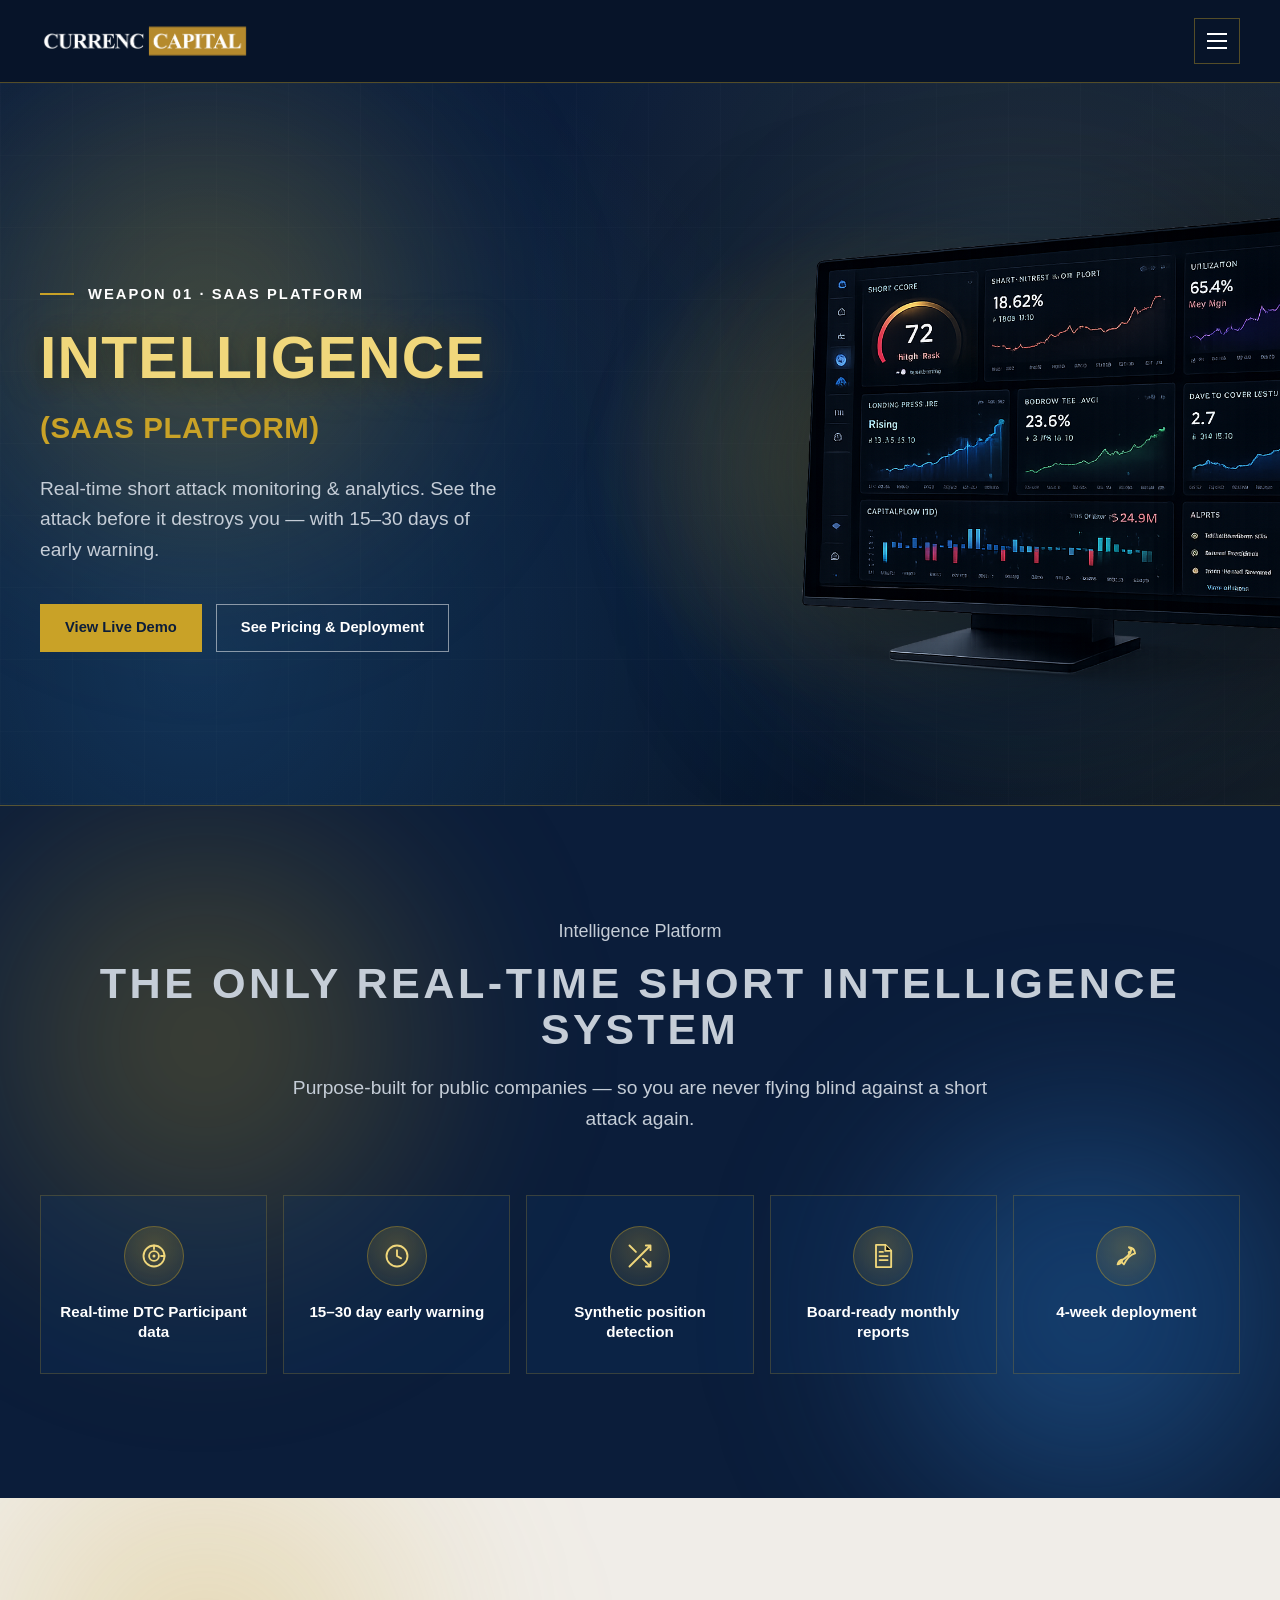
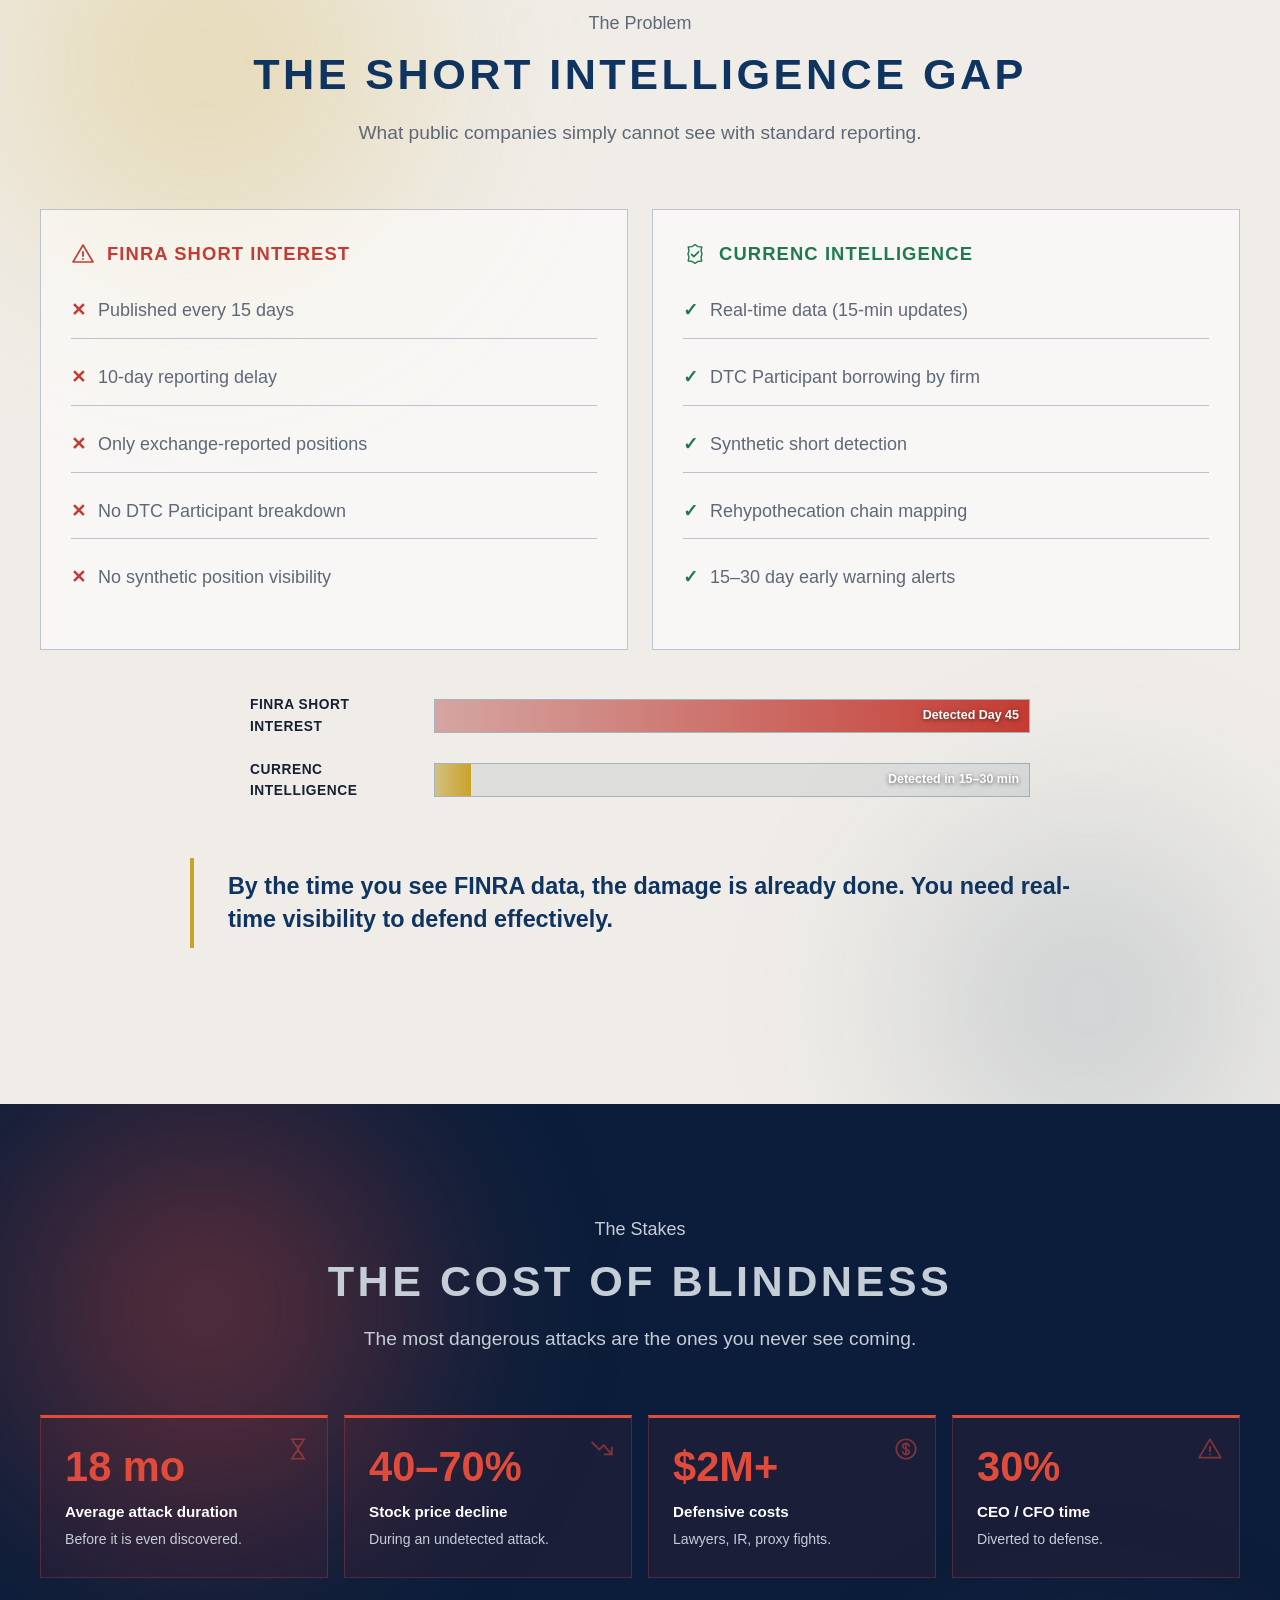
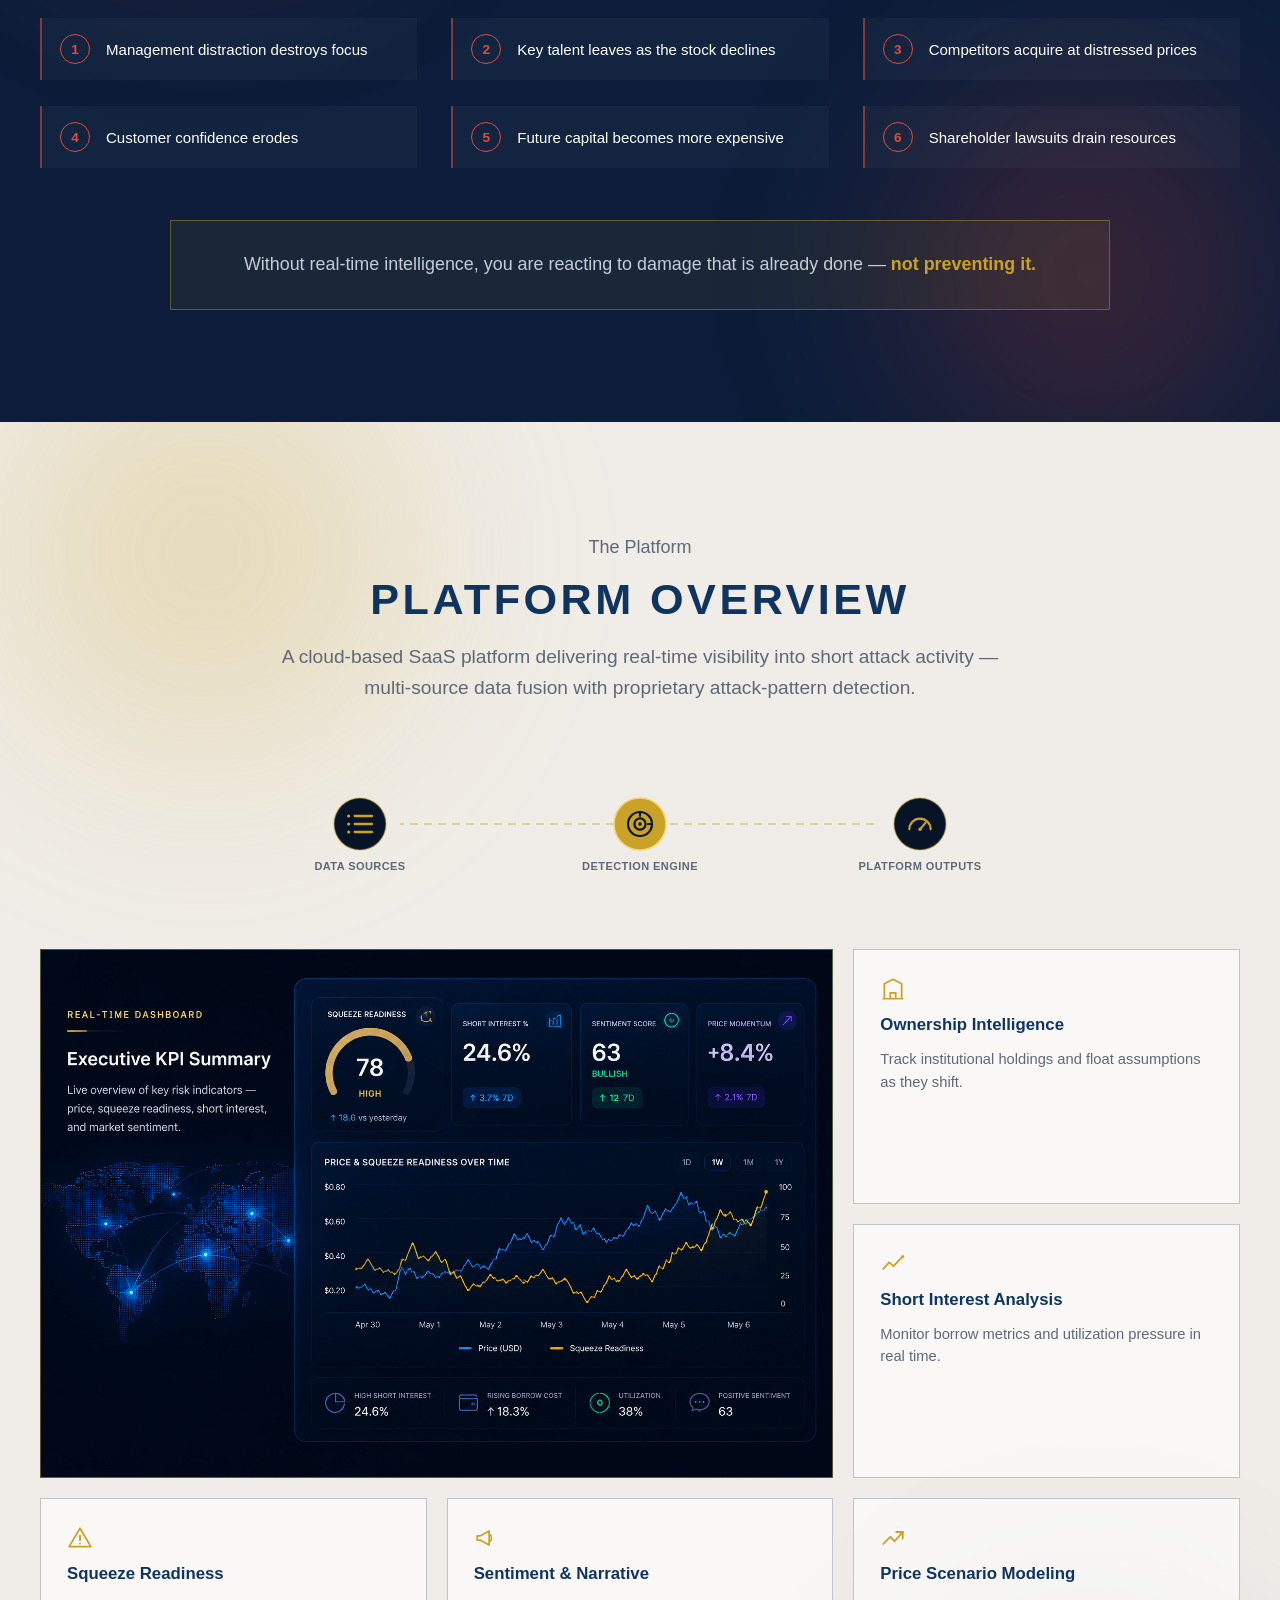
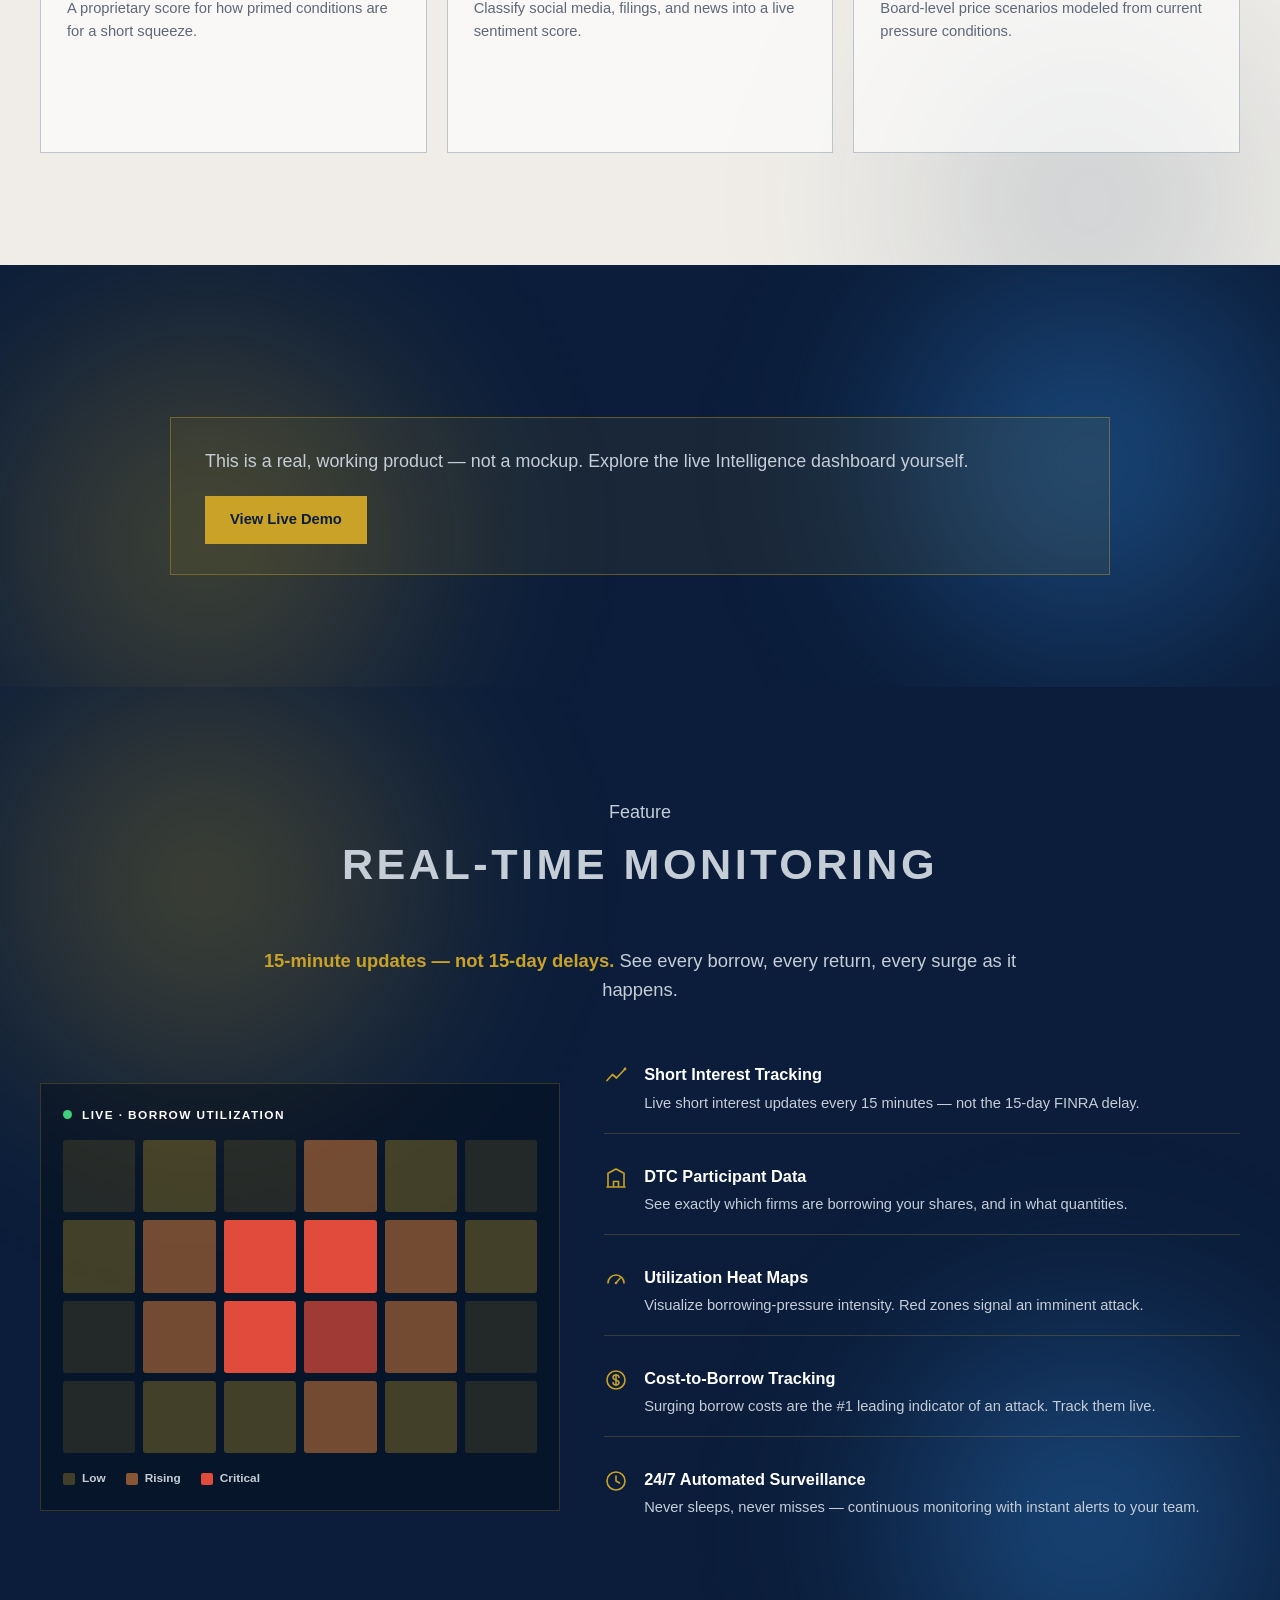
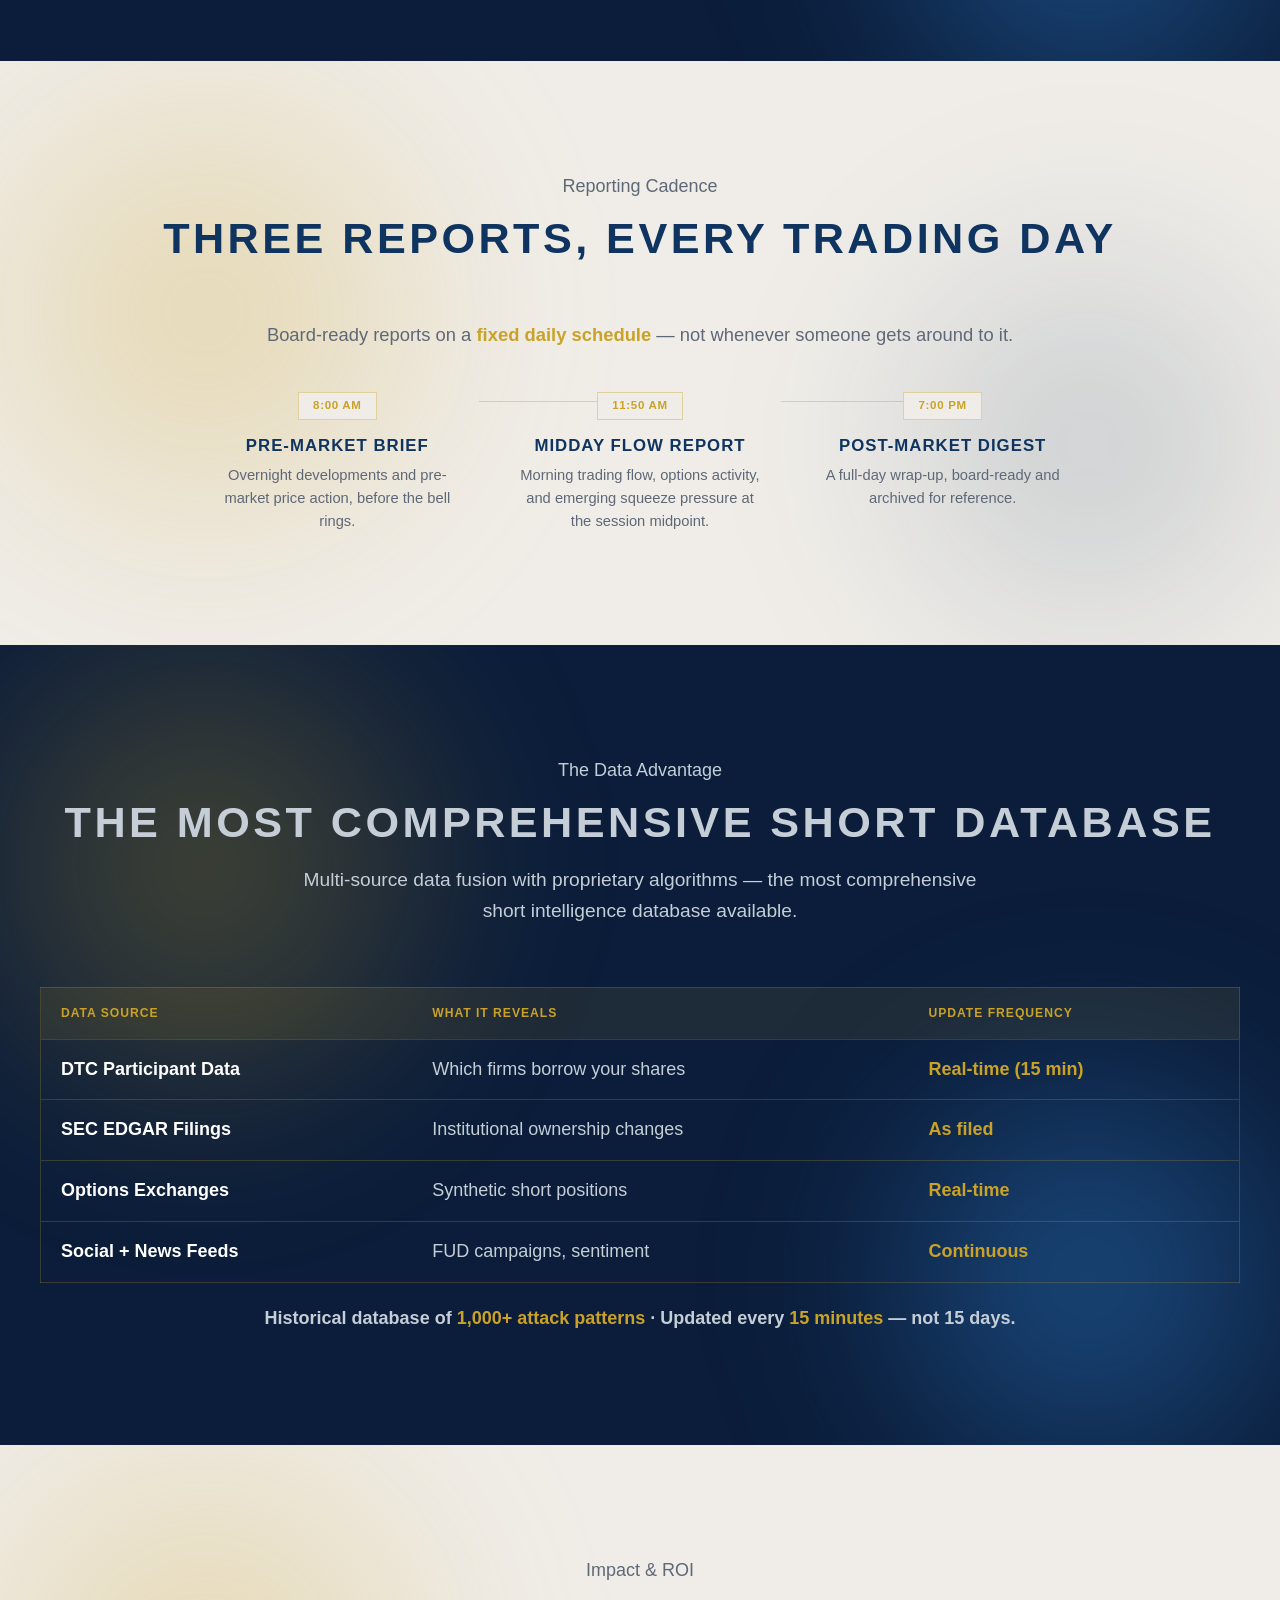
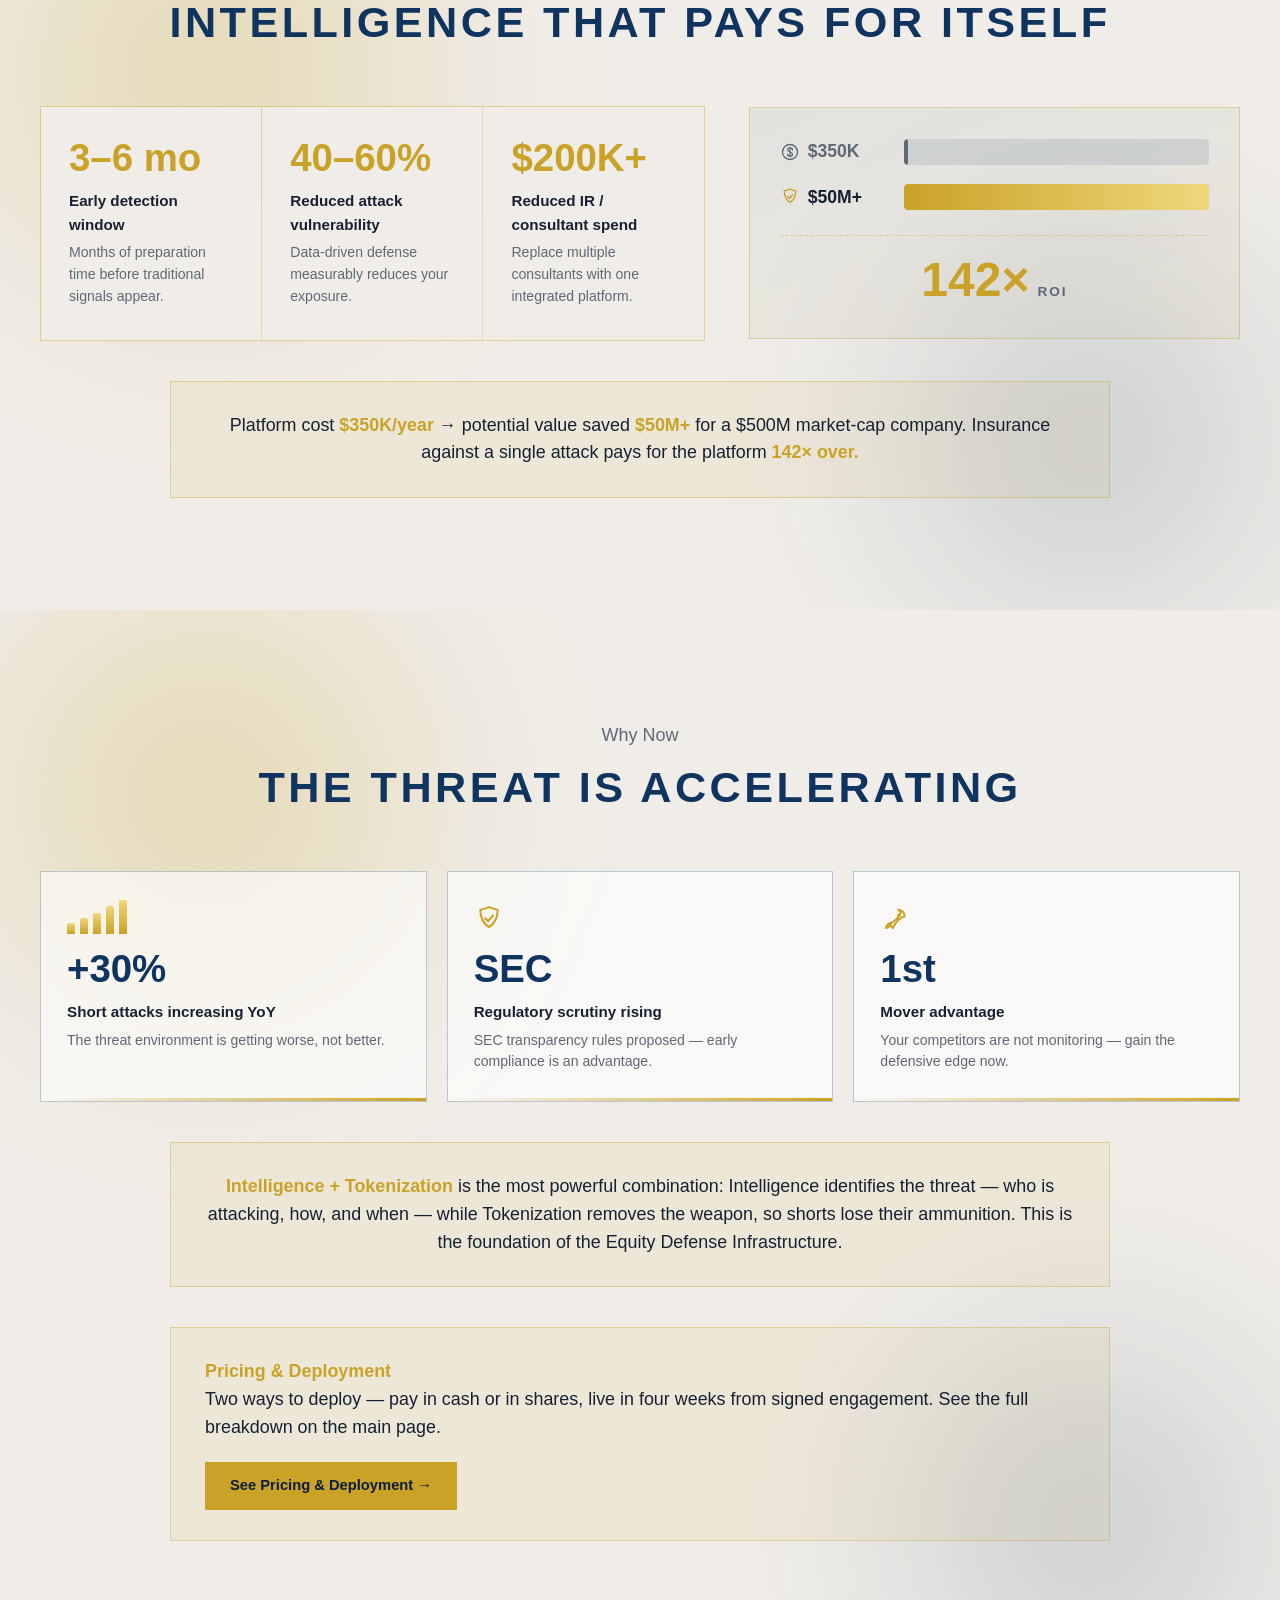
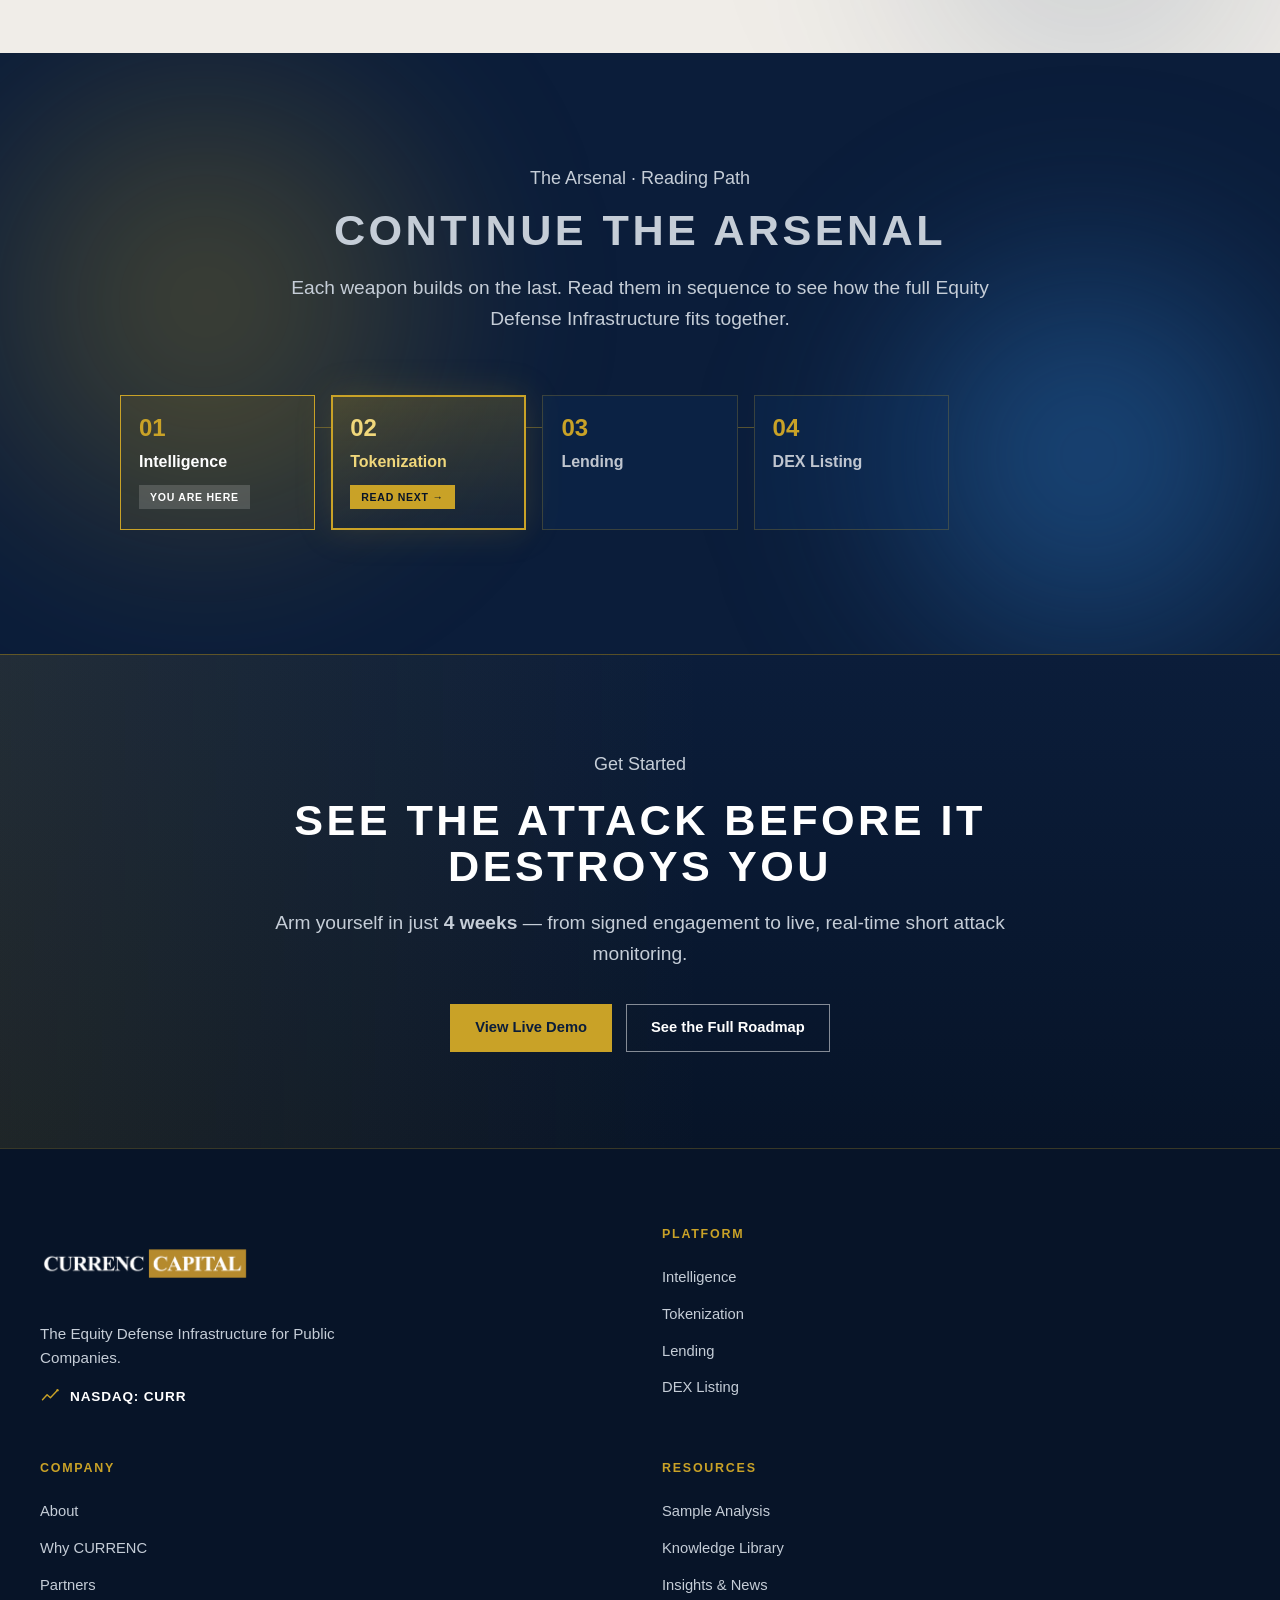
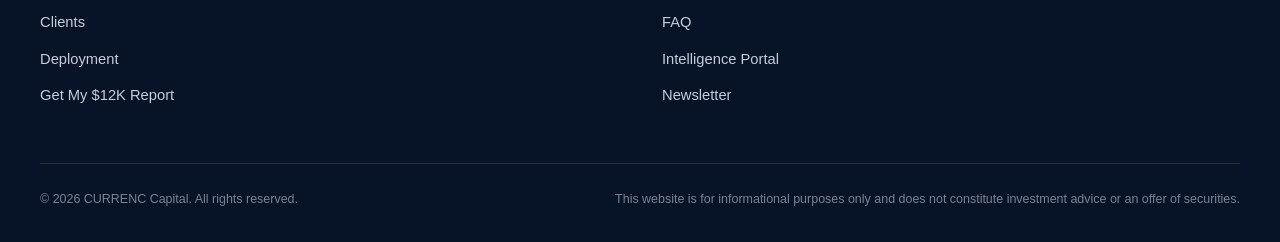
<file: weapon-intelligence.html>
<!doctype html>
<html lang="en">
  <head>
    <meta charset="utf-8" />
    <meta name="viewport" content="width=device-width, initial-scale=1" />
    <title>Intelligence (SaaS Platform) | CURRENC Capital</title>
    <meta name="description" content="CURRENC Intelligence — real-time short attack monitoring and analytics for public companies. See the attack before it destroys you, with 15-30 days of early warning." />
    <link rel="stylesheet" href="./styles.css?v=2026071an" />
  </head>
  <body>
<svg class="icon-sprite" aria-hidden="true" focusable="false">
      <defs>
        <symbol id="icon-radar" viewBox="0 0 24 24">
          <circle cx="12" cy="12" r="9" fill="none" stroke="currentColor" stroke-width="1.6" />
          <circle cx="12" cy="12" r="4.2" fill="none" stroke="currentColor" stroke-width="1.6" />
          <circle cx="12" cy="12" r="1.3" fill="currentColor" stroke="none" />
          <path d="M12 3v3M21 12h-3" stroke="currentColor" stroke-width="1.6" stroke-linecap="round" />
        </symbol>
        <symbol id="icon-coin" viewBox="0 0 24 24">
          <circle cx="12" cy="12" r="8.5" fill="none" stroke="currentColor" stroke-width="1.6" />
          <circle cx="12" cy="12" r="4" fill="none" stroke="currentColor" stroke-width="1.4" />
          <path d="M12 2v2.2M12 19.8V22M2 12h2.2M19.8 12H22" stroke="currentColor" stroke-width="1.4" stroke-linecap="round" />
        </symbol>
        <symbol id="icon-bank" viewBox="0 0 24 24">
          <path d="M12 3 3 8h18L12 3z" fill="none" stroke="currentColor" stroke-width="1.6" stroke-linejoin="round" />
          <path d="M4 10h16M6 10v8M10.3 10v8M13.7 10v8M18 10v8M3 20h18" stroke="currentColor" stroke-width="1.6" stroke-linecap="round" />
        </symbol>
        <symbol id="icon-globe" viewBox="0 0 24 24">
          <circle cx="12" cy="12" r="9" fill="none" stroke="currentColor" stroke-width="1.6" />
          <ellipse cx="12" cy="12" rx="4" ry="9" fill="none" stroke="currentColor" stroke-width="1.6" />
          <path d="M3 12h18" stroke="currentColor" stroke-width="1.6" />
        </symbol>
        <symbol id="icon-megaphone" viewBox="0 0 24 24">
          <path d="M3 10v4h3l8 4.5V5.5L6 10H3z" fill="none" stroke="currentColor" stroke-width="1.6" stroke-linejoin="round" />
          <path d="M15 9.2a4 4 0 010 5.6" fill="none" stroke="currentColor" stroke-width="1.6" stroke-linecap="round" />
        </symbol>
        <symbol id="icon-ticker" viewBox="0 0 24 24">
          <path d="M3 16.5l5.5-6 4 3.5L21 5" fill="none" stroke="currentColor" stroke-width="1.7" stroke-linecap="round" stroke-linejoin="round" />
          <circle cx="21" cy="5" r="1.4" fill="currentColor" stroke="none" />
        </symbol>
        <symbol id="icon-clock" viewBox="0 0 24 24">
          <circle cx="12" cy="12" r="9" fill="none" stroke="currentColor" stroke-width="1.6" />
          <path d="M12 7v5l3.5 2" fill="none" stroke="currentColor" stroke-width="1.6" stroke-linecap="round" stroke-linejoin="round" />
        </symbol>
        <symbol id="icon-no-cash" viewBox="0 0 24 24">
          <rect x="2.5" y="6.5" width="19" height="12" rx="1.4" fill="none" stroke="currentColor" stroke-width="1.6" />
          <circle cx="12" cy="12.5" r="3" fill="none" stroke="currentColor" stroke-width="1.5" />
          <path d="M4 20L20 4" stroke="currentColor" stroke-width="1.6" stroke-linecap="round" />
        </symbol>
        <symbol id="icon-building" viewBox="0 0 24 24">
          <path d="M4 21V7.2L12 3l8 4.2V21" fill="none" stroke="currentColor" stroke-width="1.6" stroke-linejoin="round" />
          <path d="M9.5 21v-5.5h5V21M3 21h18" fill="none" stroke="currentColor" stroke-width="1.6" stroke-linecap="round" />
        </symbol>
        <symbol id="icon-warning" viewBox="0 0 24 24">
          <path d="M12 3 22 20H2L12 3z" fill="none" stroke="currentColor" stroke-width="1.6" stroke-linejoin="round" />
          <path d="M12 10v4M12 17h.01" stroke="currentColor" stroke-width="1.8" stroke-linecap="round" />
        </symbol>
        <symbol id="icon-gauge" viewBox="0 0 24 24">
          <path d="M4 16a8 8 0 0116 0" fill="none" stroke="currentColor" stroke-width="1.6" stroke-linecap="round" />
          <path d="M12 16l4.2-5" stroke="currentColor" stroke-width="1.6" stroke-linecap="round" />
          <circle cx="12" cy="16" r="1.3" fill="currentColor" stroke="none" />
        </symbol>
        <symbol id="icon-trend-down" viewBox="0 0 24 24">
          <path d="M3 6l6.5 6.5 4-4L21 17" fill="none" stroke="currentColor" stroke-width="1.7" stroke-linecap="round" stroke-linejoin="round" />
          <path d="M21 10.5V17h-6.5" fill="none" stroke="currentColor" stroke-width="1.7" stroke-linecap="round" stroke-linejoin="round" />
        </symbol>
        <symbol id="icon-trend-up" viewBox="0 0 24 24">
          <path d="M3 17.5l6.5-6.5 4 4L21 6.5" fill="none" stroke="currentColor" stroke-width="1.7" stroke-linecap="round" stroke-linejoin="round" />
          <path d="M15 6.5h6V12.5" fill="none" stroke="currentColor" stroke-width="1.7" stroke-linecap="round" stroke-linejoin="round" />
        </symbol>
        <symbol id="icon-hourglass" viewBox="0 0 24 24">
          <path d="M6 3h12M6 21h12" stroke="currentColor" stroke-width="1.6" stroke-linecap="round" />
          <path d="M7 3c0 5 5 5.4 5 9s-5 4-5 9M17 3c0 5-5 5.4-5 9s5 4 5 9" fill="none" stroke="currentColor" stroke-width="1.6" stroke-linejoin="round" />
        </symbol>
        <symbol id="icon-layers" viewBox="0 0 24 24">
          <path d="M12 2 2 7.5l10 5 10-5L12 2z" fill="none" stroke="currentColor" stroke-width="1.6" stroke-linejoin="round" />
          <path d="M2 12.3l10 5 10-5M2 17l10 5 10-5" fill="none" stroke="currentColor" stroke-width="1.6" stroke-linejoin="round" />
        </symbol>
        <symbol id="icon-shuffle" viewBox="0 0 24 24">
          <path d="M17 3h4v4M3 21 21 3M21 17v4h-4M14.5 14.5 21 21M3 3l5.5 5.5" fill="none" stroke="currentColor" stroke-width="1.6" stroke-linecap="round" stroke-linejoin="round" />
        </symbol>
        <symbol id="icon-moon" viewBox="0 0 24 24">
          <path d="M20.5 13.4A8.5 8.5 0 1110.6 3.5a7 7 0 009.9 9.9z" fill="none" stroke="currentColor" stroke-width="1.6" stroke-linejoin="round" />
        </symbol>
        <symbol id="icon-arrow-right" viewBox="0 0 24 24">
          <path d="M4 12h14M13 6l6 6-6 6" fill="none" stroke="currentColor" stroke-width="1.8" stroke-linecap="square" />
        </symbol>
        <symbol id="icon-badge-check" viewBox="0 0 24 24">
          <path d="M12 2.5 15 4.6 18.8 5 18 8.8 19 12l-1 3.2.8 3.8-3.8.4L12 21.5 9 19.4l-3.8-.4.8-3.8L5 12l1-3.2L5.2 5 9 4.6 12 2.5z" fill="none" stroke="currentColor" stroke-width="1.4" stroke-linejoin="round" />
          <path d="M8.5 12.3l2.3 2.3 4.7-4.7" fill="none" stroke="currentColor" stroke-width="1.7" stroke-linecap="round" stroke-linejoin="round" />
        </symbol>
        <symbol id="icon-rocket" viewBox="0 0 24 24">
          <path d="M14.5 4.5c3 .3 5 2.3 5.3 5.3-3.6.9-7.5 5.2-9.6 9.4l-3-3c4.2-2.1 8.5-6 9.4-9.6z" fill="none" stroke="currentColor" stroke-width="1.6" stroke-linejoin="round" />
          <path d="M4.8 19.2c.6-2.2 1.8-3.6 3.6-4M4.8 19.2c2.2-.6 3.6-1.8 4-3.6" fill="none" stroke="currentColor" stroke-width="1.6" stroke-linecap="round" />
          <circle cx="15" cy="9" r="1.4" fill="currentColor" stroke="none" />
        </symbol>
        <symbol id="icon-dollar" viewBox="0 0 24 24">
          <circle cx="12" cy="12" r="9" fill="none" stroke="currentColor" stroke-width="1.6" />
          <path d="M12 6.5v11M15 9.6c0-1.5-1.4-2.6-3-2.6s-3 1-3 2.4 1.3 2 3 2.6 3 1.1 3 2.6-1.4 2.4-3 2.4-3-1.1-3-2.4" fill="none" stroke="currentColor" stroke-width="1.5" stroke-linecap="round" />
        </symbol>
        <symbol id="icon-calendar" viewBox="0 0 24 24">
          <rect x="3" y="5" width="18" height="16" rx="1.4" fill="none" stroke="currentColor" stroke-width="1.6" />
          <path d="M3 10h18M8 3v4M16 3v4" stroke="currentColor" stroke-width="1.6" stroke-linecap="round" />
        </symbol>
        <symbol id="icon-mail" viewBox="0 0 24 24">
          <rect x="2.5" y="5" width="19" height="14" rx="1.4" fill="none" stroke="currentColor" stroke-width="1.6" />
          <path d="M3.5 6.5 12 13l8.5-6.5" fill="none" stroke="currentColor" stroke-width="1.6" stroke-linecap="round" stroke-linejoin="round" />
        </symbol>
        <symbol id="icon-doc" viewBox="0 0 24 24">
          <path d="M6 2.5h8L19 7.5V21.5H6z" fill="none" stroke="currentColor" stroke-width="1.6" stroke-linejoin="round" />
          <path d="M14 2.5v5h5M9 12h7M9 15.5h7M9 8.5h3" stroke="currentColor" stroke-width="1.5" stroke-linecap="round" />
        </symbol>
        <symbol id="icon-book" viewBox="0 0 24 24">
          <path d="M4 4.5A2.5 2.5 0 016.5 2H20v17.5H6.5A2.5 2.5 0 004 22z" fill="none" stroke="currentColor" stroke-width="1.6" stroke-linejoin="round" />
          <path d="M4 19.5A2.5 2.5 0 016.5 17H20M8 6.5h8" stroke="currentColor" stroke-width="1.6" stroke-linecap="round" />
        </symbol>
        <symbol id="icon-list" viewBox="0 0 24 24">
          <path d="M8 6h13M8 12h13M8 18h13" stroke="currentColor" stroke-width="1.7" stroke-linecap="round" />
          <path d="M3.5 6h.01M3.5 12h.01M3.5 18h.01" stroke="currentColor" stroke-width="2.4" stroke-linecap="round" />
        </symbol>
        <symbol id="icon-send" viewBox="0 0 24 24">
          <path d="M21 3 3 10.5l7 2.5 2.5 7L21 3z" fill="none" stroke="currentColor" stroke-width="1.6" stroke-linejoin="round" />
          <path d="M10 13 21 3" stroke="currentColor" stroke-width="1.6" stroke-linecap="round" />
        </symbol>
        <symbol id="icon-shield" viewBox="0 0 24 24">
          <path d="M12 2.5c2.6 1.2 4.6 1.7 7 2.2-.1 6.3-2 10.6-7 13.8-5-3.2-6.9-7.5-7-13.8 2.4-.5 4.4-1 7-2.2z" fill="none" stroke="currentColor" stroke-width="1.6" stroke-linejoin="round" />
          <path d="M9 11.5l2.2 2.2 4-4.5" fill="none" stroke="currentColor" stroke-width="1.7" stroke-linecap="round" stroke-linejoin="round" />
        </symbol>
      </defs>
    </svg>

    <header class="site-header">
      <div class="container header-inner">
        <a class="brand" href="./index.html" aria-label="CURRENC Capital home">
          <img src="./Resources/All-Logos_Currenc-Capital_Logo_White.png" alt="CURRENC Capital" />
        </a>
        <button class="nav-toggle" type="button" aria-label="Open menu" aria-expanded="false" aria-controls="primary-nav">
          <span></span><span></span><span></span>
        </button>
        <nav class="site-nav" id="primary-nav" aria-label="Primary navigation">
          <a data-i18n="common.nav.home" href="./index.html">Home</a>
          <a data-i18n="common.nav.story" href="./our-story.html">Our Story</a>
          <a data-i18n="common.nav.problem" href="./index.html#problem">Problem</a>
          <div class="nav-dd">
            <a class="nav-dd-toggle" href="./index.html#solution"><span data-i18n="common.nav.arsenal">Arsenal</span><svg class="nav-chev" viewBox="0 0 16 16" width="12" height="12" fill="none" aria-hidden="true"><path d="M4 6l4 4 4-4" stroke="currentColor" stroke-width="1.6" stroke-linecap="round" stroke-linejoin="round"/></svg></a>
            <div class="nav-dd-menu">
              <a data-i18n="common.nav.arsenal_overview" href="./index.html#solution">Arsenal Overview</a>
              <a data-i18n="common.nav.w01" href="weapon-intelligence.html">01 · Intelligence</a>
              <a data-i18n="common.nav.w02" href="weapon-tokenization.html">02 · Tokenization</a>
              <a data-i18n="common.nav.w03" href="weapon-lending.html">03 · Lending</a>
              <a data-i18n="common.nav.w04" href="weapon-dex-listing.html">04 · DEX Listing</a>
            </div>
          </div>
          <a data-i18n="common.nav.deployment" href="./index.html#deployment">Deployment</a>
          <a data-i18n="common.nav.partner" href="./partner-reseller.html">Partner Reseller (IR)</a>
          <a class="nav-cta nav-cta-mobile" data-i18n="common.cta.report" href="./short-analysis.html">Get My $12K Report</a>
          <div class="lang-switch lang-switch-mobile">
            <select class="lang-select" aria-label="Select language">
              <option value="en">Eng</option>
              <option value="zh-Hant">繁</option>
              <option value="zh-Hans">簡</option>
            </select>
          </div>
          
        </nav>
        <div class="lang-switch lang-switch-desktop">
          <select class="lang-select" aria-label="Select language">
            <option value="en">Eng</option>
            <option value="zh-Hant">繁</option>
            <option value="zh-Hans">簡</option>
          </select>
        </div>
        
        <a class="nav-cta nav-cta-desktop" data-i18n="common.cta.report" href="./short-analysis.html">Get My $12K Report</a>
      </div>
    </header>
    <div class="nav-scrim" hidden></div>

    <main class="intel-enhanced">
      <!-- HERO (slide 1) -->
      <section class="page-hero page-hero-intel">
        <div class="anim-bg" aria-hidden="true"></div>
        <div class="container">
          <div>
            <span data-i18n="intel.sec01.001" class="page-hero-num" aria-hidden="true">01</span>
            <p data-i18n="intel.sec01.002" class="hero-kicker">Weapon 01 · SaaS Platform</p>
            <h1 data-i18n="intel.sec01.003"><span class="h1-accent-inline">INTELLIGENCE</span> <span class="wp-paren">(SaaS Platform)</span></h1>
            <p data-i18n="intel.sec01.004" class="hero-subhead">Real-time short attack monitoring &amp; analytics. See the attack before it destroys you — with 15–30 days of early warning.</p>
            <div class="hero-actions">
              <a data-i18n="intel.sec01.005" class="button button-primary" href="https://ssma-livid.vercel.app/demo" target="_blank" rel="noopener">View Live Demo</a>
              <a data-i18n="intel.sec01.006" class="button button-secondary" href="./index.html#investment">See Pricing &amp; Deployment</a>
            </div>
          </div>
          <div class="intel-hero-visual" aria-hidden="true">
            <img src="./Resources/intelligence_hero_computer_image.png" alt="" loading="lazy">
          </div>
        </div>
      </section>

      <!-- AT A GLANCE (slide 2) -->
      <section class="section-full section-dark reveal">
        <div class="anim-bg" aria-hidden="true"></div>
        <div class="container">
          <div class="section-heading centered">
            <p data-i18n="intel.sec02.001" class="eyebrow">Intelligence Platform</p>
            <h2 data-i18n="intel.sec02.002">THE ONLY REAL-TIME SHORT INTELLIGENCE SYSTEM</h2>
            <p data-i18n="intel.sec02.003" class="section-subtitle">Purpose-built for public companies — so you are never flying blind against a short attack again.</p>
          </div>
          <ul class="intel-caps reveal-stagger">
            <li><span class="cap-ic"><svg class="icon" aria-hidden="true"><use href="#icon-radar"></use></svg></span><span data-i18n="intel.sec02.004" class="cap-tx">Real-time DTC Participant data</span></li>
            <li><span class="cap-ic"><svg class="icon" aria-hidden="true"><use href="#icon-clock"></use></svg></span><span data-i18n="intel.sec02.005" class="cap-tx">15–30 day early warning</span></li>
            <li><span class="cap-ic"><svg class="icon" aria-hidden="true"><use href="#icon-shuffle"></use></svg></span><span data-i18n="intel.sec02.006" class="cap-tx">Synthetic position detection</span></li>
            <li><span class="cap-ic"><svg class="icon" aria-hidden="true"><use href="#icon-doc"></use></svg></span><span data-i18n="intel.sec02.007" class="cap-tx">Board-ready monthly reports</span></li>
            <li><span class="cap-ic"><svg class="icon" aria-hidden="true"><use href="#icon-rocket"></use></svg></span><span data-i18n="intel.sec02.008" class="cap-tx">4-week deployment</span></li>
          </ul>
        </div>
      </section>

      <!-- THE PROBLEM (slides 3–4) -->
      <section class="section-full section-light reveal">
        <div class="anim-bg light" aria-hidden="true"></div>
        <div class="container">
          <div class="section-heading centered">
            <p data-i18n="intel.sec03.001" class="eyebrow">The Problem</p>
            <h2 data-i18n="intel.sec03.002">THE SHORT INTELLIGENCE GAP</h2>
            <p data-i18n="intel.sec03.003" class="section-subtitle">What public companies simply cannot see with standard reporting.</p>
          </div>
          <div class="compare-grid">
            <div class="compare-col bad">
              <h3 data-i18n="intel.sec03.004"><svg class="icon" aria-hidden="true"><use href="#icon-warning"></use></svg>FINRA Short Interest</h3>
              <ul>
                <li data-i18n="intel.sec03.005"><span class="cx">✕</span>Published every 15 days</li>
                <li data-i18n="intel.sec03.006"><span class="cx">✕</span>10-day reporting delay</li>
                <li data-i18n="intel.sec03.007"><span class="cx">✕</span>Only exchange-reported positions</li>
                <li data-i18n="intel.sec03.008"><span class="cx">✕</span>No DTC Participant breakdown</li>
                <li data-i18n="intel.sec03.009"><span class="cx">✕</span>No synthetic position visibility</li>
              </ul>
            </div>
            <div class="compare-col good">
              <h3 data-i18n="intel.sec03.010"><svg class="icon" aria-hidden="true"><use href="#icon-badge-check"></use></svg>CURRENC Intelligence</h3>
              <ul>
                <li data-i18n="intel.sec03.011"><span class="ck">✓</span>Real-time data (15-min updates)</li>
                <li data-i18n="intel.sec03.012"><span class="ck">✓</span>DTC Participant borrowing by firm</li>
                <li data-i18n="intel.sec03.013"><span class="ck">✓</span>Synthetic short detection</li>
                <li data-i18n="intel.sec03.014"><span class="ck">✓</span>Rehypothecation chain mapping</li>
                <li data-i18n="intel.sec03.015"><span class="ck">✓</span>15–30 day early warning alerts</li>
              </ul>
            </div>
          </div>
          <div class="detect-race reveal-stagger" aria-hidden="true">
            <div class="detect-row">
              <span data-i18n="intel.race.001" class="detect-label">FINRA Short Interest</span>
              <div class="detect-track"><div class="detect-fill bad" style="--pct:100%"></div><span data-i18n="intel.race.002" class="detect-tag">Detected Day 45</span></div>
            </div>
            <div class="detect-row">
              <span data-i18n="intel.race.003" class="detect-label">CURRENC Intelligence</span>
              <div class="detect-track"><div class="detect-fill good" style="--pct:6%"></div><span data-i18n="intel.race.004" class="detect-tag">Detected in 15–30 min</span></div>
            </div>
          </div>
          <blockquote data-i18n="intel.sec03.016">By the time you see FINRA data, the damage is already done. You need real-time visibility to defend effectively.</blockquote>
        </div>
      </section>

      <!-- COST OF BLINDNESS (slide 5) -->
      <section class="section-full section-dark reveal cost-blindness">
        <div class="anim-bg danger" aria-hidden="true"></div>
        <div class="container">
          <div class="section-heading centered">
            <p data-i18n="intel.sec04.001" class="eyebrow">The Stakes</p>
            <h2 data-i18n="intel.sec04.002">THE COST OF BLINDNESS</h2>
            <p data-i18n="intel.sec04.003" class="section-subtitle">The most dangerous attacks are the ones you never see coming.</p>
          </div>
          <div class="stat-slabs reveal-stagger">
            <article><span class="slab-ic"><svg class="icon" aria-hidden="true"><use href="#icon-hourglass"></use></svg></span><strong data-i18n="intel.sec04.004">18 mo</strong><span data-i18n="intel.sec04.005" class="m-label">Average attack duration</span><p data-i18n="intel.sec04.006">Before it is even discovered.</p></article>
            <article><span class="slab-ic"><svg class="icon" aria-hidden="true"><use href="#icon-trend-down"></use></svg></span><strong data-i18n="intel.sec04.007">40–70%</strong><span data-i18n="intel.sec04.008" class="m-label">Stock price decline</span><p data-i18n="intel.sec04.009">During an undetected attack.</p></article>
            <article><span class="slab-ic"><svg class="icon" aria-hidden="true"><use href="#icon-dollar"></use></svg></span><strong data-i18n="intel.sec04.010">$2M+</strong><span data-i18n="intel.sec04.011" class="m-label">Defensive costs</span><p data-i18n="intel.sec04.012">Lawyers, IR, proxy fights.</p></article>
            <article><span class="slab-ic"><svg class="icon" aria-hidden="true"><use href="#icon-warning"></use></svg></span><strong data-i18n="intel.sec04.013">30%</strong><span data-i18n="intel.sec04.014" class="m-label">CEO / CFO time</span><p data-i18n="intel.sec04.015">Diverted to defense.</p></article>
          </div>
          <ol class="intel-cascade reveal-stagger">
            <li><span class="casc-node" aria-hidden="true"></span><span data-i18n="intel.sec04.016" class="casc-tx">Management distraction destroys focus</span></li>
            <li><span class="casc-node" aria-hidden="true"></span><span data-i18n="intel.sec04.017" class="casc-tx">Key talent leaves as the stock declines</span></li>
            <li><span class="casc-node" aria-hidden="true"></span><span data-i18n="intel.sec04.018" class="casc-tx">Competitors acquire at distressed prices</span></li>
            <li><span class="casc-node" aria-hidden="true"></span><span data-i18n="intel.sec04.019" class="casc-tx">Customer confidence erodes</span></li>
            <li><span class="casc-node" aria-hidden="true"></span><span data-i18n="intel.sec04.020" class="casc-tx">Future capital becomes more expensive</span></li>
            <li><span class="casc-node" aria-hidden="true"></span><span data-i18n="intel.sec04.021" class="casc-tx">Shareholder lawsuits drain resources</span></li>
          </ol>
          <div class="callout-band" data-i18n="intel.sec04.022">Without real-time intelligence, you are reacting to damage that is already done — <strong>not preventing it.</strong></div>
        </div>
      </section>

      <!-- THE PLATFORM (slides 6–7) -->
      <section class="section-full section-light reveal">
        <div class="anim-bg light" aria-hidden="true"></div>
        <div class="container">
          <div class="section-heading centered">
            <p data-i18n="intel.sec05.001" class="eyebrow">The Platform</p>
            <h2 data-i18n="intel.sec05.002">PLATFORM OVERVIEW</h2>
            <p data-i18n="intel.sec05.003" class="section-subtitle">A cloud-based SaaS platform delivering real-time visibility into short attack activity — multi-source data fusion with proprietary attack-pattern detection.</p>
          </div>
          <div class="flow-relay" aria-hidden="true">
            <svg class="flow-relay-svg" viewBox="0 0 720 120">
              <path class="flow-relay-line" d="M120,60 H340" />
              <path class="flow-relay-line" d="M380,60 H600" />
              <g class="flow-relay-node">
                <circle cx="80" cy="60" r="26" />
                <svg x="64" y="44" width="32" height="32" viewBox="0 0 24 24" class="icon-fg"><use href="#icon-list"></use></svg>
              </g>
              <text x="80" y="106" text-anchor="middle" class="flow-relay-label" data-i18n="intel.flow.001">Data Sources</text>
              <g class="flow-relay-node mid">
                <circle cx="360" cy="60" r="26" />
                <svg x="344" y="44" width="32" height="32" viewBox="0 0 24 24" class="icon-fg"><use href="#icon-radar"></use></svg>
              </g>
              <text x="360" y="106" text-anchor="middle" class="flow-relay-label" data-i18n="intel.flow.002">Detection Engine</text>
              <g class="flow-relay-node">
                <circle cx="640" cy="60" r="26" />
                <svg x="624" y="44" width="32" height="32" viewBox="0 0 24 24" class="icon-fg"><use href="#icon-gauge"></use></svg>
              </g>
              <text x="640" y="106" text-anchor="middle" class="flow-relay-label" data-i18n="intel.flow.003">Platform Outputs</text>
            </svg>
          </div>
          <div class="intel-bento reveal-stagger">
            <article class="bento-cell bento-feature bento-feature-img">
              <img src="./Resources/platformOverview.png" alt="Real-time dashboard — executive KPI summary showing squeeze readiness, short interest, sentiment score, and price momentum" loading="lazy">
            </article>
            <article class="bento-cell">
              <svg class="icon" aria-hidden="true"><use href="#icon-building"></use></svg>
              <strong data-i18n="intel.mod.003">Ownership Intelligence</strong><p data-i18n="intel.mod.004">Track institutional holdings and float assumptions as they shift.</p>
            </article>
            <article class="bento-cell">
              <svg class="icon" aria-hidden="true"><use href="#icon-ticker"></use></svg>
              <strong data-i18n="intel.mod.005">Short Interest Analysis</strong><p data-i18n="intel.mod.006">Monitor borrow metrics and utilization pressure in real time.</p>
            </article>
            <article class="bento-cell">
              <svg class="icon" aria-hidden="true"><use href="#icon-warning"></use></svg>
              <strong data-i18n="intel.mod.007">Squeeze Readiness</strong><p data-i18n="intel.mod.008">A proprietary score for how primed conditions are for a short squeeze.</p>
            </article>
            <article class="bento-cell">
              <svg class="icon" aria-hidden="true"><use href="#icon-megaphone"></use></svg>
              <strong data-i18n="intel.mod.009">Sentiment &amp; Narrative</strong><p data-i18n="intel.mod.010">Classify social media, filings, and news into a live sentiment score.</p>
            </article>
            <article class="bento-cell">
              <svg class="icon" aria-hidden="true"><use href="#icon-trend-up"></use></svg>
              <strong data-i18n="intel.mod.011">Price Scenario Modeling</strong><p data-i18n="intel.mod.012">Board-level price scenarios modeled from current pressure conditions.</p>
            </article>
          </div>
        </div>
      </section>

      <!-- VIEW LIVE DEMO BAND -->
      <section class="section-full section-dark reveal">
        <div class="anim-bg" aria-hidden="true"></div>
        <div class="container">
          <div class="callout-band callout-band-cta">
            <span data-i18n="intel.demo.001">This is a real, working product — not a mockup. Explore the live Intelligence dashboard yourself.</span>
            <a data-i18n="intel.demo.002" class="button button-primary" href="https://ssma-livid.vercel.app/demo" target="_blank" rel="noopener">View Live Demo</a>
          </div>
        </div>
      </section>

      <!-- FEATURE: REAL-TIME MONITORING (slide 8) -->
      <section class="section-full section-dark reveal intel-monitor">
        <div class="anim-bg" aria-hidden="true"></div>
        <div class="container">
          <div class="section-heading centered">
            <p data-i18n="intel.sec06.001" class="eyebrow">Feature</p>
            <h2 data-i18n="intel.sec06.002">REAL-TIME MONITORING</h2>
          </div>
          <p data-i18n="intel.sec06.003" class="wp-lead"><b>15-minute updates — not 15-day delays.</b> See every borrow, every return, every surge as it happens.</p>
          <div class="monitor-split">
            <div class="monitor-viz" aria-hidden="true">
              <div class="mv-head"><i class="live-dot"></i><span>LIVE · BORROW UTILIZATION</span></div>
              <div class="heatmap">
                <span class="lvl1"></span><span class="lvl2"></span><span class="lvl1"></span><span class="lvl3"></span><span class="lvl2"></span><span class="lvl1"></span>
                <span class="lvl2"></span><span class="lvl3"></span><span class="hot"></span><span class="hot"></span><span class="lvl3"></span><span class="lvl2"></span>
                <span class="lvl1"></span><span class="lvl3"></span><span class="hot"></span><span class="lvl4"></span><span class="lvl3"></span><span class="lvl1"></span>
                <span class="lvl1"></span><span class="lvl2"></span><span class="lvl2"></span><span class="lvl3"></span><span class="lvl2"></span><span class="lvl1"></span>
              </div>
              <div class="mv-foot"><span class="mv-key"><i class="k-lo"></i>Low</span><span class="mv-key"><i class="k-mid"></i>Rising</span><span class="mv-key"><i class="k-hi"></i>Critical</span></div>
            </div>
            <ul class="monitor-list">
              <li>
                <svg class="icon" aria-hidden="true"><use href="#icon-ticker"></use></svg>
                <div><strong data-i18n="intel.sec06.004">Short Interest Tracking</strong><p data-i18n="intel.sec06.005">Live short interest updates every 15 minutes — not the 15-day FINRA delay.</p></div>
              </li>
              <li>
                <svg class="icon" aria-hidden="true"><use href="#icon-building"></use></svg>
                <div><strong data-i18n="intel.sec06.006">DTC Participant Data</strong><p data-i18n="intel.sec06.007">See exactly which firms are borrowing your shares, and in what quantities.</p></div>
              </li>
              <li>
                <svg class="icon" aria-hidden="true"><use href="#icon-gauge"></use></svg>
                <div><strong data-i18n="intel.sec06.008">Utilization Heat Maps</strong><p data-i18n="intel.sec06.009">Visualize borrowing-pressure intensity. Red zones signal an imminent attack.</p></div>
              </li>
              <li>
                <svg class="icon" aria-hidden="true"><use href="#icon-dollar"></use></svg>
                <div><strong data-i18n="intel.sec06.010">Cost-to-Borrow Tracking</strong><p data-i18n="intel.sec06.011">Surging borrow costs are the #1 leading indicator of an attack. Track them live.</p></div>
              </li>
              <li>
                <svg class="icon" aria-hidden="true"><use href="#icon-clock"></use></svg>
                <div><strong data-i18n="intel.sec06.012">24/7 Automated Surveillance</strong><p data-i18n="intel.sec06.013">Never sleeps, never misses — continuous monitoring with instant alerts to your team.</p></div>
              </li>
            </ul>
          </div>
        </div>
      </section>

      <!-- FEATURE: REPORTING & INTELLIGENCE (slide 10) -->
      <section class="section-full section-light reveal">
        <div class="anim-bg light" aria-hidden="true"></div>
        <div class="container">
          <div class="section-heading centered">
            <p data-i18n="intel.sec07.001" class="eyebrow">Reporting Cadence</p>
            <h2 data-i18n="intel.sec07.002">THREE REPORTS, EVERY TRADING DAY</h2>
          </div>
          <p data-i18n="intel.sec07.003" class="wp-lead">Board-ready reports on a <b>fixed daily schedule</b> — not whenever someone gets around to it.</p>
          <div class="report-timeline reveal-stagger">
            <div class="report-node">
              <span class="report-time">8:00 AM</span>
              <h3 data-i18n="intel.report.001">Pre-Market Brief</h3>
              <p data-i18n="intel.report.002">Overnight developments and pre-market price action, before the bell rings.</p>
            </div>
            <div class="report-node">
              <span class="report-time">11:50 AM</span>
              <h3 data-i18n="intel.report.003">Midday Flow Report</h3>
              <p data-i18n="intel.report.004">Morning trading flow, options activity, and emerging squeeze pressure at the session midpoint.</p>
            </div>
            <div class="report-node">
              <span class="report-time">7:00 PM</span>
              <h3 data-i18n="intel.report.005">Post-Market Digest</h3>
              <p data-i18n="intel.report.006">A full-day wrap-up, board-ready and archived for reference.</p>
            </div>
          </div>
        </div>
      </section>

      <!-- THE DATA ADVANTAGE (slide 11) -->
      <section class="section-full section-dark reveal">
        <div class="anim-bg" aria-hidden="true"></div>
        <div class="container">
          <div class="section-heading centered">
            <p data-i18n="intel.sec08.001" class="eyebrow">The Data Advantage</p>
            <h2 data-i18n="intel.sec08.002">THE MOST COMPREHENSIVE SHORT DATABASE</h2>
            <p data-i18n="intel.sec08.003" class="section-subtitle">Multi-source data fusion with proprietary algorithms — the most comprehensive short intelligence database available.</p>
          </div>
          <table class="data-table">
            <thead><tr><th data-i18n="intel.sec08.004">Data Source</th><th data-i18n="intel.sec08.005">What It Reveals</th><th data-i18n="intel.sec08.006">Update Frequency</th></tr></thead>
            <tbody>
              <tr><td data-i18n="intel.sec08.007">DTC Participant Data</td><td data-i18n="intel.sec08.008">Which firms borrow your shares</td><td data-i18n="intel.sec08.009" class="freq">Real-time (15 min)</td></tr>
              <tr><td data-i18n="intel.sec08.010">SEC EDGAR Filings</td><td data-i18n="intel.sec08.011">Institutional ownership changes</td><td data-i18n="intel.sec08.012" class="freq">As filed</td></tr>
              <tr><td data-i18n="intel.sec08.013">Options Exchanges</td><td data-i18n="intel.sec08.014">Synthetic short positions</td><td data-i18n="intel.sec08.015" class="freq">Real-time</td></tr>
              <tr><td data-i18n="intel.sec08.016">Social + News Feeds</td><td data-i18n="intel.sec08.017">FUD campaigns, sentiment</td><td data-i18n="intel.sec08.018" class="freq">Continuous</td></tr>
            </tbody>
          </table>
          <p data-i18n="intel.sec08.019" class="wp-note">Historical database of <b>1,000+ attack patterns</b> · Updated every <b>15 minutes</b> — not 15 days.</p>
        </div>
      </section>

      <!-- IMPACT & ROI (slide 12) -->
      <section class="section-full section-light reveal intel-roi">
        <div class="anim-bg light" aria-hidden="true"></div>
        <div class="container">
          <div class="section-heading centered">
            <p data-i18n="intel.sec09.001" class="eyebrow">Impact &amp; ROI</p>
            <h2 data-i18n="intel.sec09.002">INTELLIGENCE THAT PAYS FOR ITSELF</h2>
          </div>
          <div class="roi-layout">
            <div class="metric-grid m3">
              <article><strong data-i18n="intel.sec09.003">3–6 mo</strong><span data-i18n="intel.sec09.004" class="m-label">Early detection window</span><p data-i18n="intel.sec09.005">Months of preparation time before traditional signals appear.</p></article>
              <article><strong data-i18n="intel.sec09.006">40–60%</strong><span data-i18n="intel.sec09.007" class="m-label">Reduced attack vulnerability</span><p data-i18n="intel.sec09.008">Data-driven defense measurably reduces your exposure.</p></article>
              <article><strong data-i18n="intel.sec09.009">$200K+</strong><span data-i18n="intel.sec09.010" class="m-label">Reduced IR / consultant spend</span><p data-i18n="intel.sec09.011">Replace multiple consultants with one integrated platform.</p></article>
            </div>
            <div class="roi-bars" aria-hidden="true">
              <div class="roi-row cost">
                <span class="roi-cap"><svg class="icon" aria-hidden="true"><use href="#icon-dollar"></use></svg>$350K</span>
                <div class="roi-track"><div class="roi-fill" style="--w:1.4%"></div></div>
              </div>
              <div class="roi-row value">
                <span class="roi-cap"><svg class="icon" aria-hidden="true"><use href="#icon-shield"></use></svg>$50M+</span>
                <div class="roi-track"><div class="roi-fill" style="--w:100%"></div></div>
              </div>
              <div class="roi-mult"><strong>142×</strong><span>ROI</span></div>
            </div>
          </div>
          <div class="callout-band" data-i18n="intel.sec09.012">Platform cost <strong>$350K/year</strong> → potential value saved <strong>$50M+</strong> for a $500M market-cap company. Insurance against a single attack pays for the platform <strong>142× over.</strong></div>
        </div>
      </section>

      <!-- WHY NOW (slide 14) -->
      <section class="section-full section-light reveal intel-why">
        <div class="anim-bg light" aria-hidden="true"></div>
        <div class="container">
          <div class="section-heading centered">
            <p data-i18n="intel.sec11.001" class="eyebrow">Why Now</p>
            <h2 data-i18n="intel.sec11.002">THE THREAT IS ACCELERATING</h2>
          </div>
          <div class="why-trends reveal-stagger">
            <article><span class="why-spark up" aria-hidden="true"><i></i><i></i><i></i><i></i><i></i></span><strong data-i18n="intel.sec11.003">+30%</strong><span data-i18n="intel.sec11.004" class="m-label">Short attacks increasing YoY</span><p data-i18n="intel.sec11.005">The threat environment is getting worse, not better.</p></article>
            <article><span class="why-spark ic" aria-hidden="true"><svg class="icon"><use href="#icon-shield"></use></svg></span><strong data-i18n="intel.sec11.006">SEC</strong><span data-i18n="intel.sec11.007" class="m-label">Regulatory scrutiny rising</span><p data-i18n="intel.sec11.008">SEC transparency rules proposed — early compliance is an advantage.</p></article>
            <article><span class="why-spark ic" aria-hidden="true"><svg class="icon"><use href="#icon-rocket"></use></svg></span><strong data-i18n="intel.sec11.009">1st</strong><span data-i18n="intel.sec11.010" class="m-label">Mover advantage</span><p data-i18n="intel.sec11.011">Your competitors are not monitoring — gain the defensive edge now.</p></article>
          </div>
          <div class="callout-band" data-i18n="intel.sec11.012"><strong>Intelligence + Tokenization</strong> is the most powerful combination: Intelligence identifies the threat — who is attacking, how, and when — while Tokenization removes the weapon, so shorts lose their ammunition. This is the foundation of the Equity Defense Infrastructure.</div>
          <div class="callout-band callout-band-cta">
            <div>
              <strong data-i18n="common.pricing_ptr.title">Pricing &amp; Deployment</strong><br>
              <span data-i18n="common.pricing_ptr.sub">Two ways to deploy — pay in cash or in shares, live in four weeks from signed engagement. See the full breakdown on the main page.</span>
            </div>
            <a data-i18n="common.pricing_ptr.cta" class="button button-primary" href="./index.html#investment">See Pricing &amp; Deployment →</a>
          </div>
        </div>
      </section>

      <!-- READING PATH — continue the arsenal -->
      <section class="section-full section-dark reveal">
        <div class="anim-bg" aria-hidden="true"></div>
        <div class="container">
          <div class="section-heading centered">
            <p data-i18n="common.path.eyebrow" class="eyebrow">The Arsenal · Reading Path</p>
            <h2 data-i18n="common.path.title">CONTINUE THE ARSENAL</h2>
            <p data-i18n="common.path.subtitle" class="section-subtitle">Each weapon builds on the last. Read them in sequence to see how the full Equity Defense Infrastructure fits together.</p>
          </div>
          <ol class="arsenal-journey">
            <li class="aj-step is-current">
              <span>
                <span class="aj-num">01</span>
                <span data-i18n="common.footer.intel" class="aj-name">Intelligence</span>
                <span data-i18n="common.path.here" class="aj-badge">You are here</span>
              </span>
            </li>
            <li class="aj-step is-next">
              <a href="weapon-tokenization.html">
                <span class="aj-num">02</span>
                <span data-i18n="common.footer.token" class="aj-name">Tokenization</span>
                <span data-i18n="common.path.next" class="aj-badge">Read next →</span>
              </a>
            </li>
            <li class="aj-step is-upcoming">
              <a href="weapon-lending.html">
                <span class="aj-num">03</span>
                <span data-i18n="common.footer.lend" class="aj-name">Lending</span>
              </a>
            </li>
            <li class="aj-step is-upcoming">
              <a href="weapon-dex-listing.html">
                <span class="aj-num">04</span>
                <span data-i18n="common.footer.dex" class="aj-name">DEX Listing</span>
              </a>
            </li>
          </ol>
        </div>
      </section>

      <!-- FINAL CTA (slide 15) -->
      <section class="cta-band reveal">
        <div class="container">
          <p data-i18n="intel.sec12.001" class="eyebrow">Get Started</p>
          <h2 data-i18n="intel.sec12.002">SEE THE ATTACK BEFORE IT DESTROYS YOU</h2>
          <p data-i18n="intel.sec12.003" class="section-subtitle">Arm yourself in just <strong>4 weeks</strong> — from signed engagement to live, real-time short attack monitoring.</p>
          <div class="hero-actions">
            <a data-i18n="intel.sec12.004" class="button button-primary" href="https://ssma-livid.vercel.app/demo" target="_blank" rel="noopener">View Live Demo</a>
            <a data-i18n="intel.sec12.005" class="button button-secondary" href="./index.html#deployment">See the Full Roadmap</a>
          </div>
        </div>
      </section>
    </main>

    <footer class="site-footer">
      <div class="container">
        <div class="footer-grid">
          <div class="footer-brand">
            <img src="./Resources/All-Logos_Currenc-Capital_Logo_White.png" alt="CURRENC Capital" />
            <p data-i18n="home.foot.001">The Equity Defense Infrastructure for Public Companies.</p>
            <span class="footer-ticker"><svg class="icon" aria-hidden="true"><use href="#icon-ticker"></use></svg>NASDAQ: CURR</span>
          </div>
          <nav class="footer-col" aria-label="Platform">
            <strong data-i18n="home.foot.002">Platform</strong>
            <a data-i18n="common.footer.intel" href="./weapon-intelligence.html">Intelligence</a>
            <a data-i18n="common.footer.token" href="./weapon-tokenization.html">Tokenization</a>
            <a data-i18n="common.footer.lend" href="./weapon-lending.html">Lending</a>
            <a data-i18n="common.footer.dex" href="./weapon-dex-listing.html">DEX Listing</a>
          </nav>
          <nav class="footer-col" aria-label="Company">
            <strong data-i18n="home.foot.003">Company</strong>
            <a data-i18n="home.foot.004" href="./index.html#why">About</a>
            <a data-i18n="common.nav.why" href="./index.html#why">Why CURRENC</a>
            <a data-i18n="home.foot.005" href="./index.html#partners">Partners</a>
            <a data-i18n="home.foot.006" href="./index.html#clients">Clients</a>
            <a data-i18n="common.nav.deployment" href="./index.html#deployment">Deployment</a>
            <a data-i18n="common.cta.report" href="./short-analysis.html">Get My $12K Report</a>
          </nav>
          <nav class="footer-col" aria-label="Resources">
            <strong data-i18n="home.foot.007">Resources</strong>
            <a data-i18n="home.foot.008" href="./sample-reports.html">Sample Analysis</a>
            <a data-i18n="home.foot.009" href="./knowledge.html">Knowledge Library</a>
            <a data-i18n="home.foot.010" href="./insights.html">Insights &amp; News</a>
            <a data-i18n="home.foot.011" href="./faq.html">FAQ</a>
            <a data-i18n="home.foot.012" href="./index.html#portal">Intelligence Portal</a>
            <a data-i18n="home.foot.013" href="./index.html#subscribe">Newsletter</a>
          </nav>
        </div>
        <div class="footer-legal">
          <span data-i18n="home.foot.014">© 2026 CURRENC Capital. All rights reserved.</span>
          <span data-i18n="home.foot.015">This website is for informational purposes only and does not constitute investment advice or an offer of securities.</span>
        </div>
      </div>
    </footer>

    <script src="./translations.js?v=2026071an"></script>
    <script src="./i18n.js?v=2026071an"></script>
    <script src="./script.js?v=2026071an"></script>
  </body>
</html>
</file>
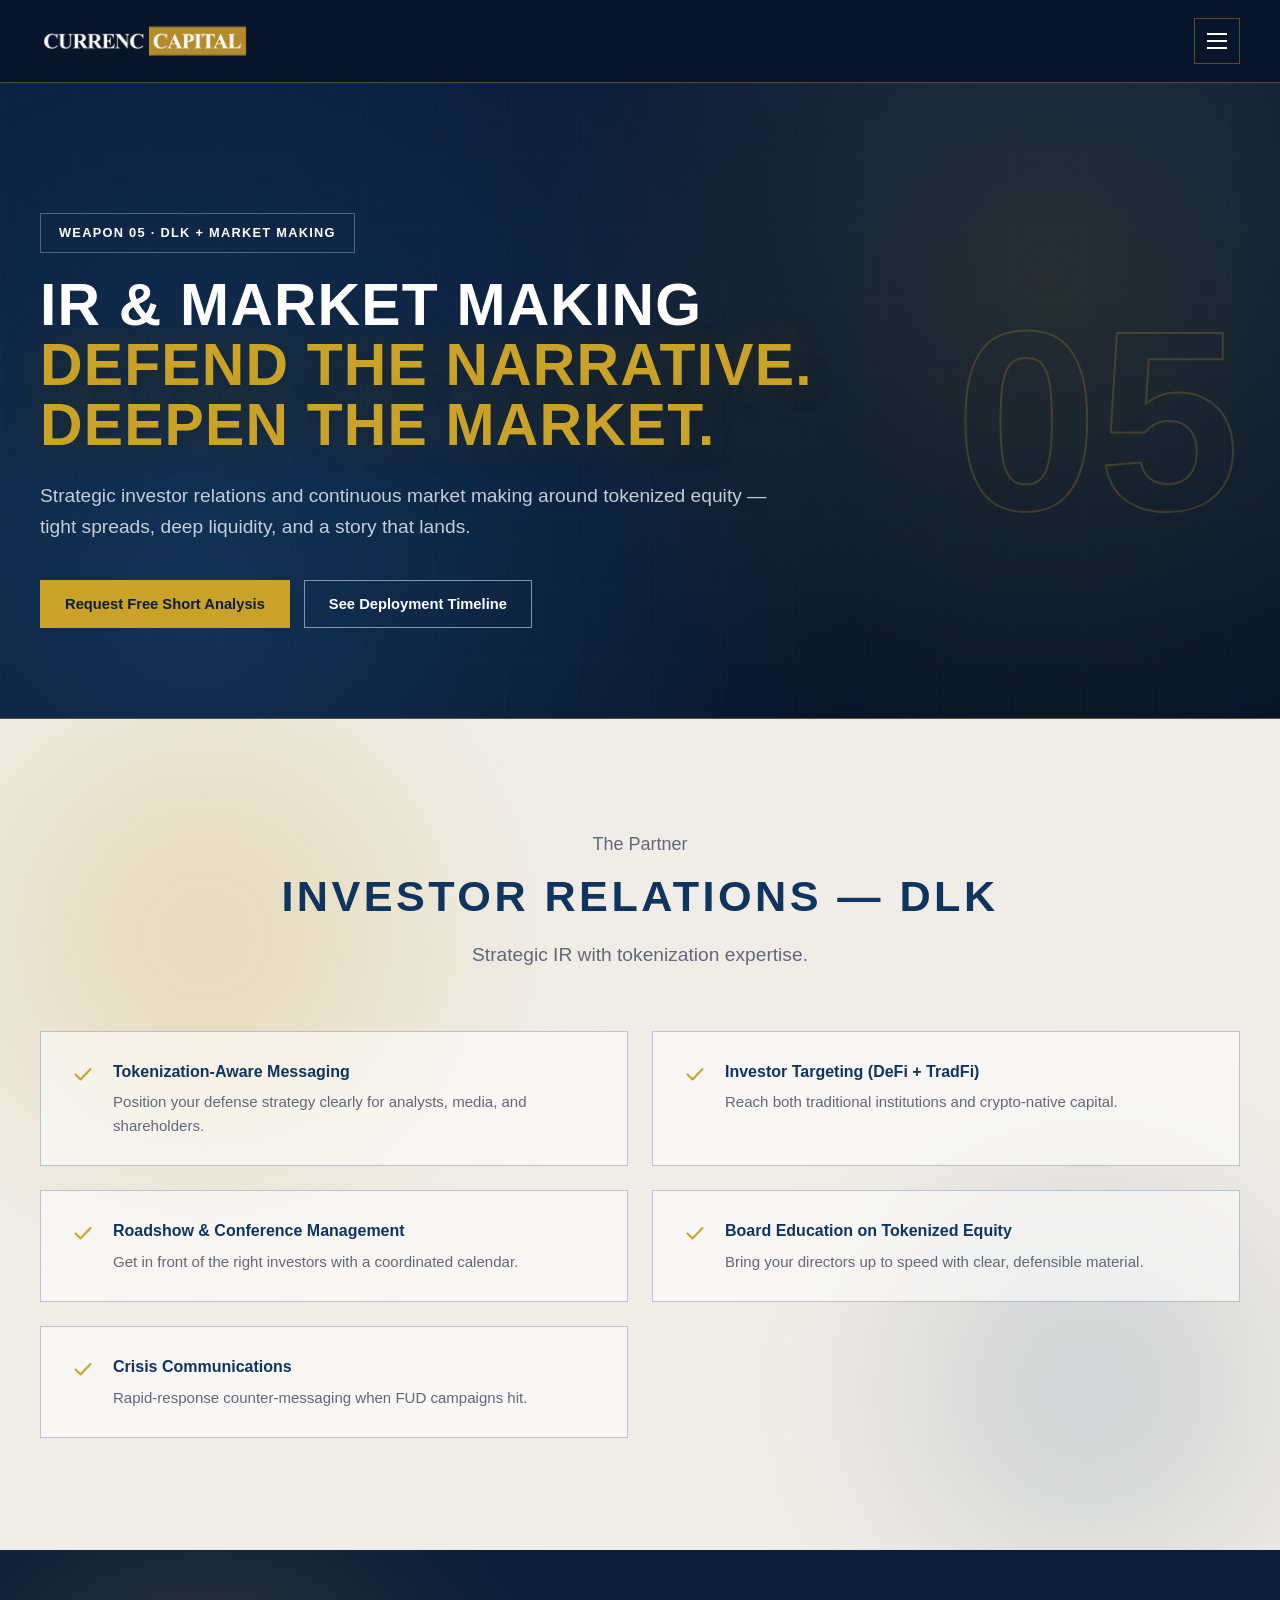
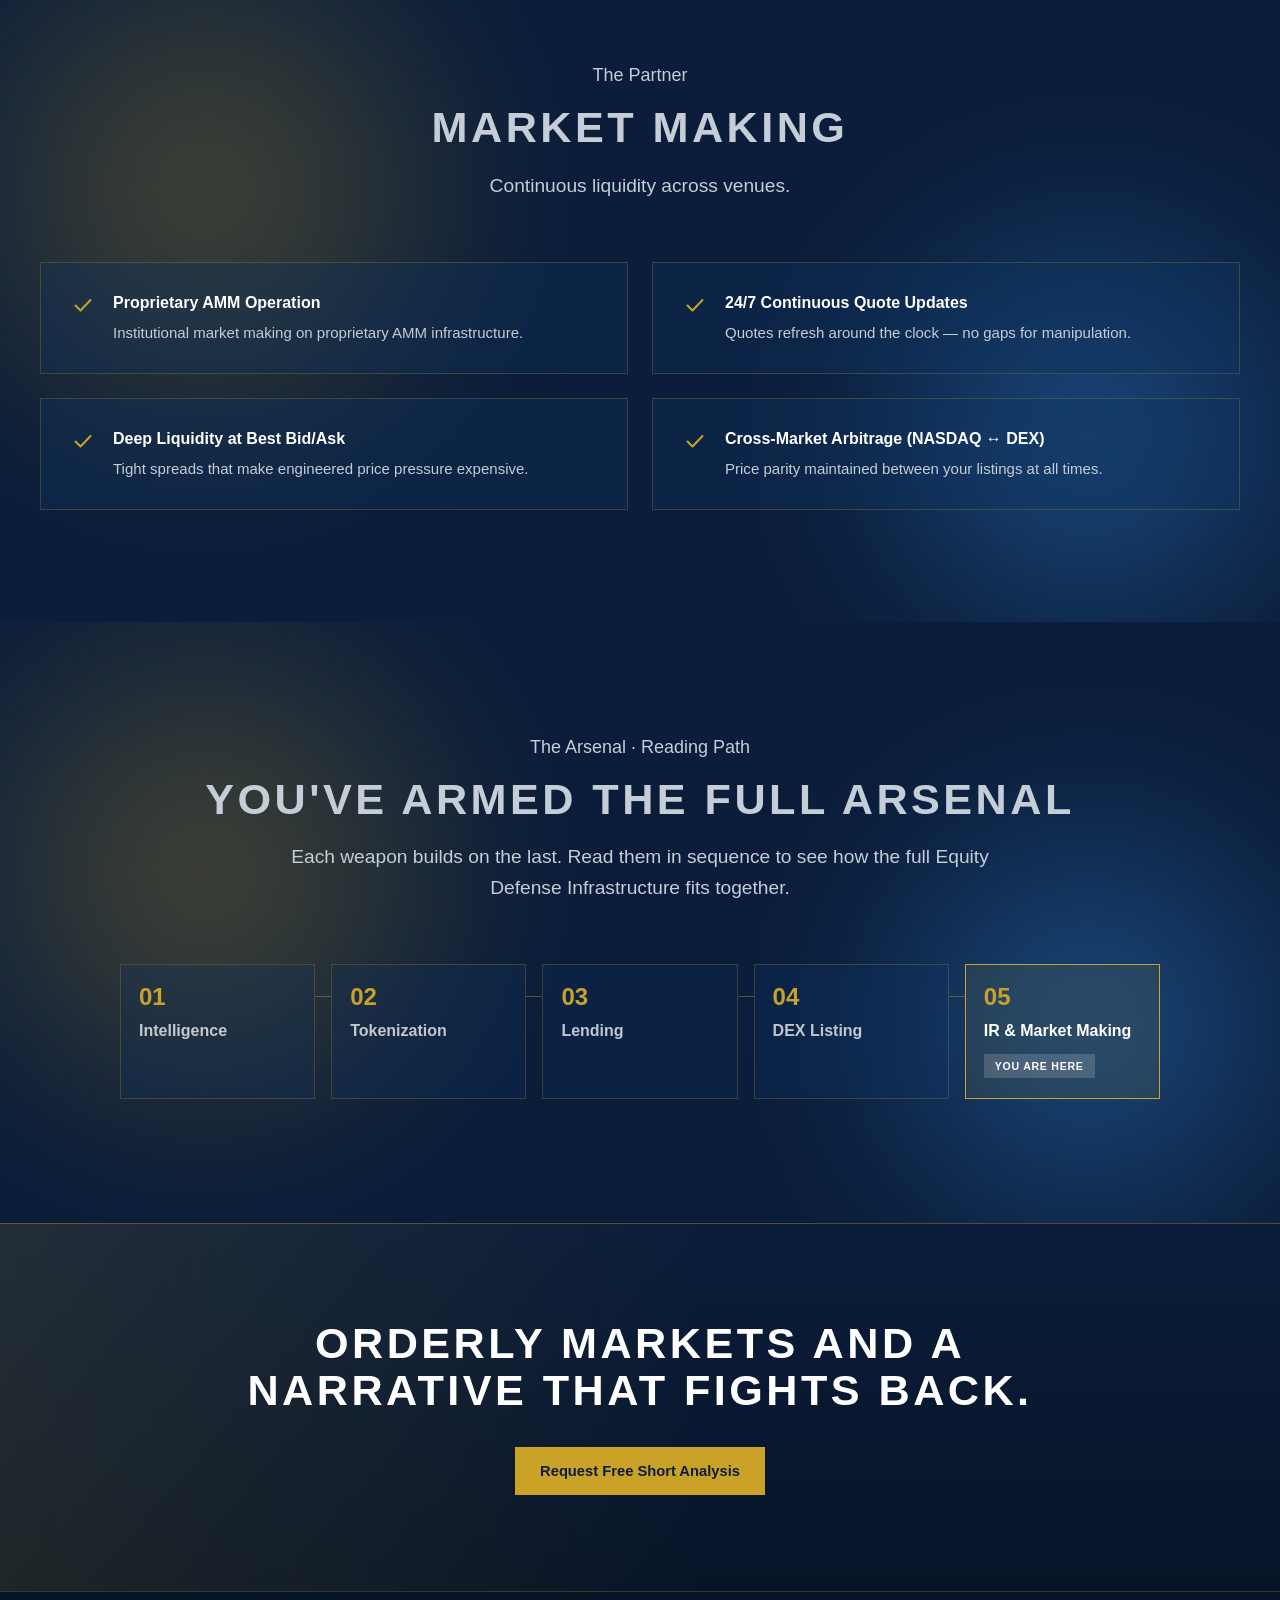
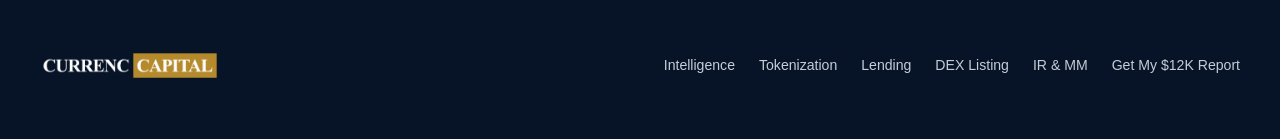
<file: weapon-ir-market-making.html>
<!doctype html>
<html lang="en">
  <head>
    <meta charset="utf-8" />
    <meta name="viewport" content="width=device-width, initial-scale=1" />
    <title>IR & Market Making | CURRENC Capital</title>
    <meta name="description" content="Strategic investor relations and continuous market making around tokenized equity — tight spreads, deep liquidity, and a story that lands." />
    <link rel="stylesheet" href="./styles.css?v=20260710y" />
  </head>
  <body>
    <header class="site-header">
      <div class="container header-inner">
        <a class="brand" href="./index.html" aria-label="CURRENC Capital home">
          <img src="./Resources/All-Logos_Currenc-Capital_Logo_White.png" alt="CURRENC Capital" />
        </a>
        <button class="nav-toggle" type="button" aria-label="Open menu" aria-expanded="false" aria-controls="primary-nav">
          <span></span><span></span><span></span>
        </button>
        <nav class="site-nav" id="primary-nav" aria-label="Primary navigation">
          <a data-i18n="common.nav.home" href="./index.html">Home</a>
          <a data-i18n="common.nav.story" href="./our-story.html">Our Story</a>
          <a data-i18n="common.nav.problem" href="./index.html#problem">Problem</a>
          <div class="nav-dd">
            <a class="nav-dd-toggle" href="./index.html#solution"><span data-i18n="common.nav.arsenal">Arsenal</span><svg class="nav-chev" viewBox="0 0 16 16" width="12" height="12" fill="none" aria-hidden="true"><path d="M4 6l4 4 4-4" stroke="currentColor" stroke-width="1.6" stroke-linecap="round" stroke-linejoin="round"/></svg></a>
            <div class="nav-dd-menu">
              <a data-i18n="common.nav.arsenal_overview" href="./index.html#solution">Arsenal Overview</a>
              <a data-i18n="common.nav.w01" href="weapon-intelligence.html">01 · Intelligence</a>
              <a data-i18n="common.nav.w02" href="weapon-tokenization.html">02 · Tokenization</a>
              <a data-i18n="common.nav.w03" href="weapon-lending.html">03 · Lending</a>
              <a data-i18n="common.nav.w04" href="weapon-dex-listing.html">04 · DEX Listing</a>
              <a data-i18n="common.nav.w05" href="weapon-ir-market-making.html">05 · IR &amp; Market Making</a>
            </div>
          </div>
          <a data-i18n="common.nav.deployment" href="./index.html#deployment">Deployment</a>
          <a class="nav-cta nav-cta-mobile" data-i18n="common.cta.report" href="./short-analysis.html">Get My $12K Report</a>
          <div class="lang-switch lang-switch-mobile">
            <select class="lang-select" aria-label="Select language">
              <option value="en">Eng</option>
              <option value="zh-Hant">繁</option>
              <option value="zh-Hans">簡</option>
            </select>
          </div>
          
        </nav>
        <div class="lang-switch lang-switch-desktop">
          <select class="lang-select" aria-label="Select language">
            <option value="en">Eng</option>
            <option value="zh-Hant">繁</option>
            <option value="zh-Hans">簡</option>
          </select>
        </div>
        
        <a class="nav-cta nav-cta-desktop" data-i18n="common.cta.report" href="./short-analysis.html">Get My $12K Report</a>
      </div>
    </header>
    <div class="nav-scrim" hidden></div>

    <main>
      <section class="page-hero">
        <div class="container">
          <span data-i18n="irmm.sec01.001" class="page-hero-num" aria-hidden="true">05</span>
          <p data-i18n="irmm.sec01.002" class="meta">Weapon 05 · DLK + Market Making</p>
          <h1 data-i18n="irmm.sec01.003">IR &amp; MARKET MAKING <span class="h1-accent">DEFEND THE NARRATIVE. DEEPEN THE MARKET.</span></h1>
          <p data-i18n="irmm.sec01.004" class="hero-subhead">Strategic investor relations and continuous market making around tokenized equity — tight spreads, deep liquidity, and a story that lands.</p>
          <div class="hero-actions">
            <a data-i18n="irmm.sec01.005" class="button button-primary" href="./short-analysis.html">Request Free Short Analysis</a>
            <a data-i18n="irmm.sec01.006" class="button button-secondary" href="./index.html#deployment">See Deployment Timeline</a>
          </div>
        </div>
      </section>

      <section id="ir" class="section-full section-light reveal">
        <div class="anim-bg light" aria-hidden="true"></div>
        <div class="container">
          <div class="section-heading centered">
            <p data-i18n="irmm.ir.001" class="eyebrow">The Partner</p>
            <h2 data-i18n="irmm.ir.002">INVESTOR RELATIONS — DLK</h2>
            <p data-i18n="irmm.ir.003" class="section-subtitle">Strategic IR with tokenization expertise.</p>
          </div>
          <div class="detail-grid reveal-stagger">
            <article class="detail-card">
              <svg class="icon" viewBox="0 0 24 24" fill="none" aria-hidden="true"><path d="M4.5 12.5l5 5L19.5 7" stroke="currentColor" stroke-width="2" stroke-linecap="round" stroke-linejoin="round"/></svg>
              <div>
                <strong data-i18n="irmm.ir.004">Tokenization-Aware Messaging</strong>
                <p data-i18n="irmm.ir.005">Position your defense strategy clearly for analysts, media, and shareholders.</p>
              </div>
            </article>
            <article class="detail-card">
              <svg class="icon" viewBox="0 0 24 24" fill="none" aria-hidden="true"><path d="M4.5 12.5l5 5L19.5 7" stroke="currentColor" stroke-width="2" stroke-linecap="round" stroke-linejoin="round"/></svg>
              <div>
                <strong data-i18n="irmm.ir.006">Investor Targeting (DeFi + TradFi)</strong>
                <p data-i18n="irmm.ir.007">Reach both traditional institutions and crypto-native capital.</p>
              </div>
            </article>
            <article class="detail-card">
              <svg class="icon" viewBox="0 0 24 24" fill="none" aria-hidden="true"><path d="M4.5 12.5l5 5L19.5 7" stroke="currentColor" stroke-width="2" stroke-linecap="round" stroke-linejoin="round"/></svg>
              <div>
                <strong data-i18n="irmm.ir.008">Roadshow & Conference Management</strong>
                <p data-i18n="irmm.ir.009">Get in front of the right investors with a coordinated calendar.</p>
              </div>
            </article>
            <article class="detail-card">
              <svg class="icon" viewBox="0 0 24 24" fill="none" aria-hidden="true"><path d="M4.5 12.5l5 5L19.5 7" stroke="currentColor" stroke-width="2" stroke-linecap="round" stroke-linejoin="round"/></svg>
              <div>
                <strong data-i18n="irmm.ir.010">Board Education on Tokenized Equity</strong>
                <p data-i18n="irmm.ir.011">Bring your directors up to speed with clear, defensible material.</p>
              </div>
            </article>
            <article class="detail-card">
              <svg class="icon" viewBox="0 0 24 24" fill="none" aria-hidden="true"><path d="M4.5 12.5l5 5L19.5 7" stroke="currentColor" stroke-width="2" stroke-linecap="round" stroke-linejoin="round"/></svg>
              <div>
                <strong data-i18n="irmm.ir.012">Crisis Communications</strong>
                <p data-i18n="irmm.ir.013">Rapid-response counter-messaging when FUD campaigns hit.</p>
              </div>
            </article>
          </div>
        </div>
      </section>

      <section id="mm" class="section-full section-dark reveal">
        <div class="anim-bg" aria-hidden="true"></div>
        <div class="container">
          <div class="section-heading centered">
            <p data-i18n="irmm.mm.001" class="eyebrow">The Partner</p>
            <h2 data-i18n="irmm.mm.002">MARKET MAKING</h2>
            <p data-i18n="irmm.mm.003" class="section-subtitle">Continuous liquidity across venues.</p>
          </div>
          <div class="detail-grid reveal-stagger">
            <article class="detail-card">
              <svg class="icon" viewBox="0 0 24 24" fill="none" aria-hidden="true"><path d="M4.5 12.5l5 5L19.5 7" stroke="currentColor" stroke-width="2" stroke-linecap="round" stroke-linejoin="round"/></svg>
              <div>
                <strong data-i18n="irmm.mm.004">Proprietary AMM Operation</strong>
                <p data-i18n="irmm.mm.005">Institutional market making on proprietary AMM infrastructure.</p>
              </div>
            </article>
            <article class="detail-card">
              <svg class="icon" viewBox="0 0 24 24" fill="none" aria-hidden="true"><path d="M4.5 12.5l5 5L19.5 7" stroke="currentColor" stroke-width="2" stroke-linecap="round" stroke-linejoin="round"/></svg>
              <div>
                <strong data-i18n="irmm.mm.006">24/7 Continuous Quote Updates</strong>
                <p data-i18n="irmm.mm.007">Quotes refresh around the clock — no gaps for manipulation.</p>
              </div>
            </article>
            <article class="detail-card">
              <svg class="icon" viewBox="0 0 24 24" fill="none" aria-hidden="true"><path d="M4.5 12.5l5 5L19.5 7" stroke="currentColor" stroke-width="2" stroke-linecap="round" stroke-linejoin="round"/></svg>
              <div>
                <strong data-i18n="irmm.mm.008">Deep Liquidity at Best Bid/Ask</strong>
                <p data-i18n="irmm.mm.009">Tight spreads that make engineered price pressure expensive.</p>
              </div>
            </article>
            <article class="detail-card">
              <svg class="icon" viewBox="0 0 24 24" fill="none" aria-hidden="true"><path d="M4.5 12.5l5 5L19.5 7" stroke="currentColor" stroke-width="2" stroke-linecap="round" stroke-linejoin="round"/></svg>
              <div>
                <strong data-i18n="irmm.mm.010">Cross-Market Arbitrage (NASDAQ ↔ DEX)</strong>
                <p data-i18n="irmm.mm.011">Price parity maintained between your listings at all times.</p>
              </div>
            </article>
          </div>
        </div>
      </section>

      <!-- READING PATH — arsenal complete -->
      <section class="section-full section-dark reveal">
        <div class="anim-bg" aria-hidden="true"></div>
        <div class="container">
          <div class="section-heading centered">
            <p data-i18n="common.path.eyebrow" class="eyebrow">The Arsenal · Reading Path</p>
            <h2 data-i18n="common.path.title_last">YOU'VE ARMED THE FULL ARSENAL</h2>
            <p data-i18n="common.path.subtitle" class="section-subtitle">Each weapon builds on the last. Read them in sequence to see how the full Equity Defense Infrastructure fits together.</p>
          </div>
          <ol class="arsenal-journey">
            <li class="aj-step is-upcoming">
              <a href="weapon-intelligence.html">
                <span class="aj-num">01</span>
                <span data-i18n="common.footer.intel" class="aj-name">Intelligence</span>
              </a>
            </li>
            <li class="aj-step is-upcoming">
              <a href="weapon-tokenization.html">
                <span class="aj-num">02</span>
                <span data-i18n="common.footer.token" class="aj-name">Tokenization</span>
              </a>
            </li>
            <li class="aj-step is-upcoming">
              <a href="weapon-lending.html">
                <span class="aj-num">03</span>
                <span data-i18n="common.footer.lend" class="aj-name">Lending</span>
              </a>
            </li>
            <li class="aj-step is-upcoming">
              <a href="weapon-dex-listing.html">
                <span class="aj-num">04</span>
                <span data-i18n="common.footer.dex" class="aj-name">DEX Listing</span>
              </a>
            </li>
            <li class="aj-step is-current">
              <span>
                <span class="aj-num">05</span>
                <span data-i18n="common.footer.irmm_full" class="aj-name">IR &amp; Market Making</span>
                <span data-i18n="common.path.here" class="aj-badge">You are here</span>
              </span>
            </li>
          </ol>
        </div>
      </section>

      <section class="cta-band reveal">
        <div class="container">
          <h2 data-i18n="irmm.sec04.001">ORDERLY MARKETS AND A NARRATIVE THAT FIGHTS BACK.</h2>
          <div class="hero-actions">
            <a data-i18n="irmm.sec04.002" class="button button-primary" href="./short-analysis.html">Request Free Short Analysis</a>
          </div>
        </div>
      </section>
    </main>

    <footer class="footer-simple">
      <div class="container">
        <img src="./Resources/All-Logos_Currenc-Capital_Logo_White.png" alt="CURRENC Capital" />
        <nav aria-label="Footer navigation">
          <a data-i18n="common.footer.intel" href="./weapon-intelligence.html">Intelligence</a>
          <a data-i18n="common.footer.token" href="./weapon-tokenization.html">Tokenization</a>
          <a data-i18n="common.footer.lend" href="./weapon-lending.html">Lending</a>
          <a data-i18n="common.footer.dex" href="./weapon-dex-listing.html">DEX Listing</a>
          <a data-i18n="common.footer.irmm" href="./weapon-ir-market-making.html">IR &amp; MM</a>
          <a data-i18n="common.cta.report" href="./short-analysis.html">Get My $12K Report</a>
        </nav>
      </div>
    </footer>

    <script src="./translations.js?v=20260710y"></script>
    <script src="./i18n.js?v=20260710y"></script>
    <script src="./script.js?v=20260710y"></script>
  </body>
</html>
</file>
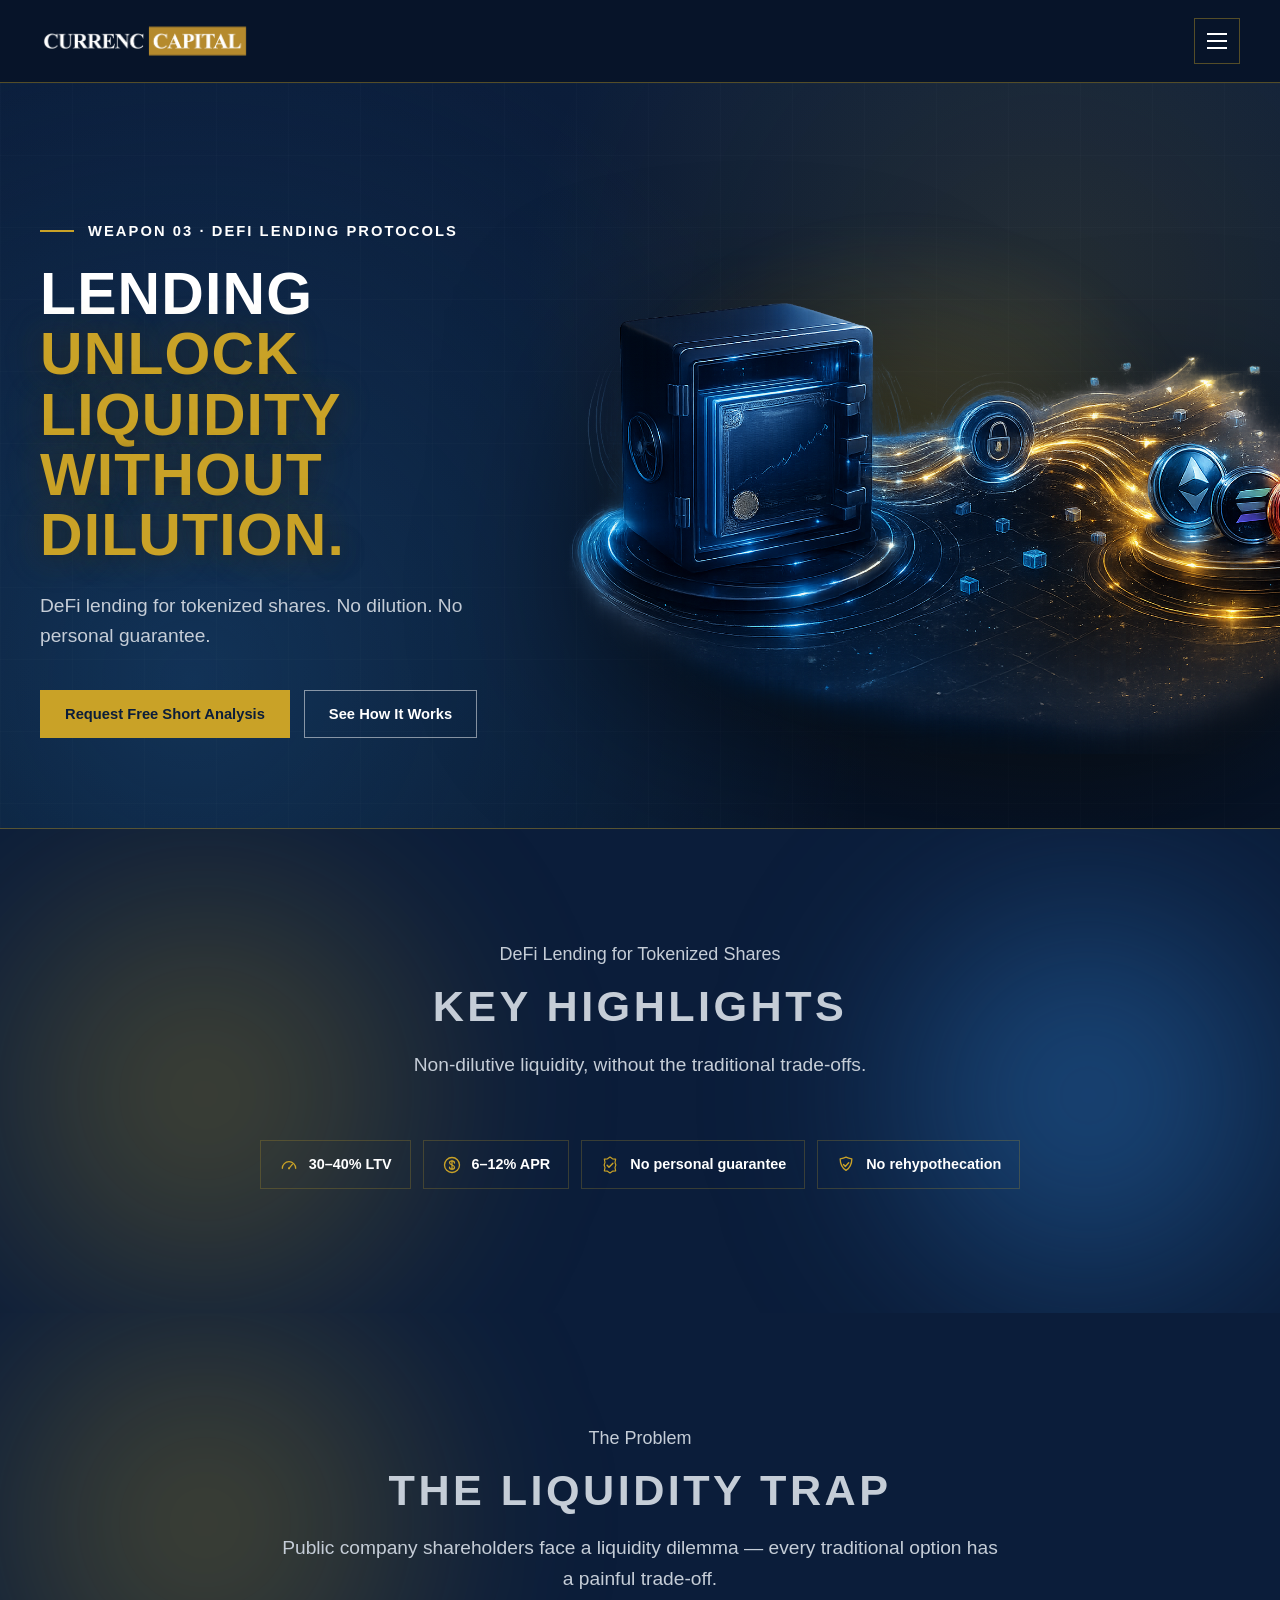
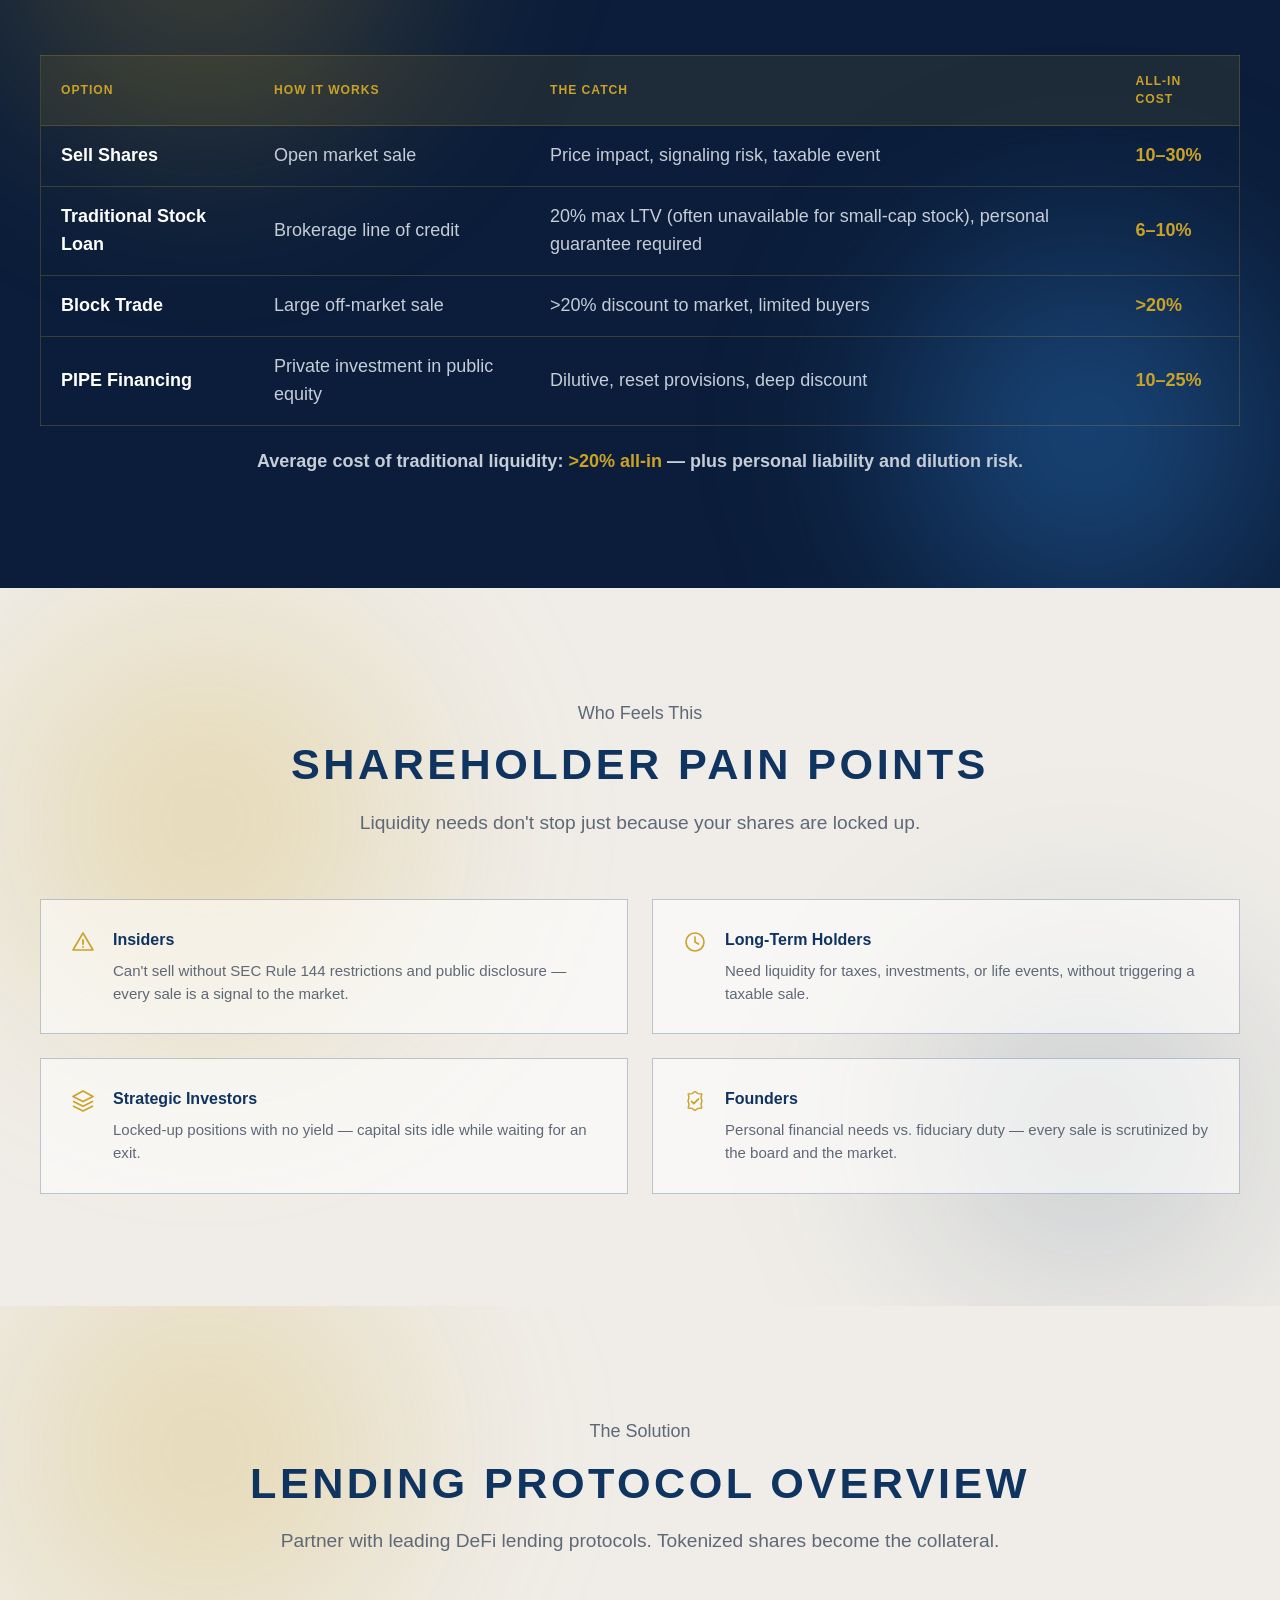
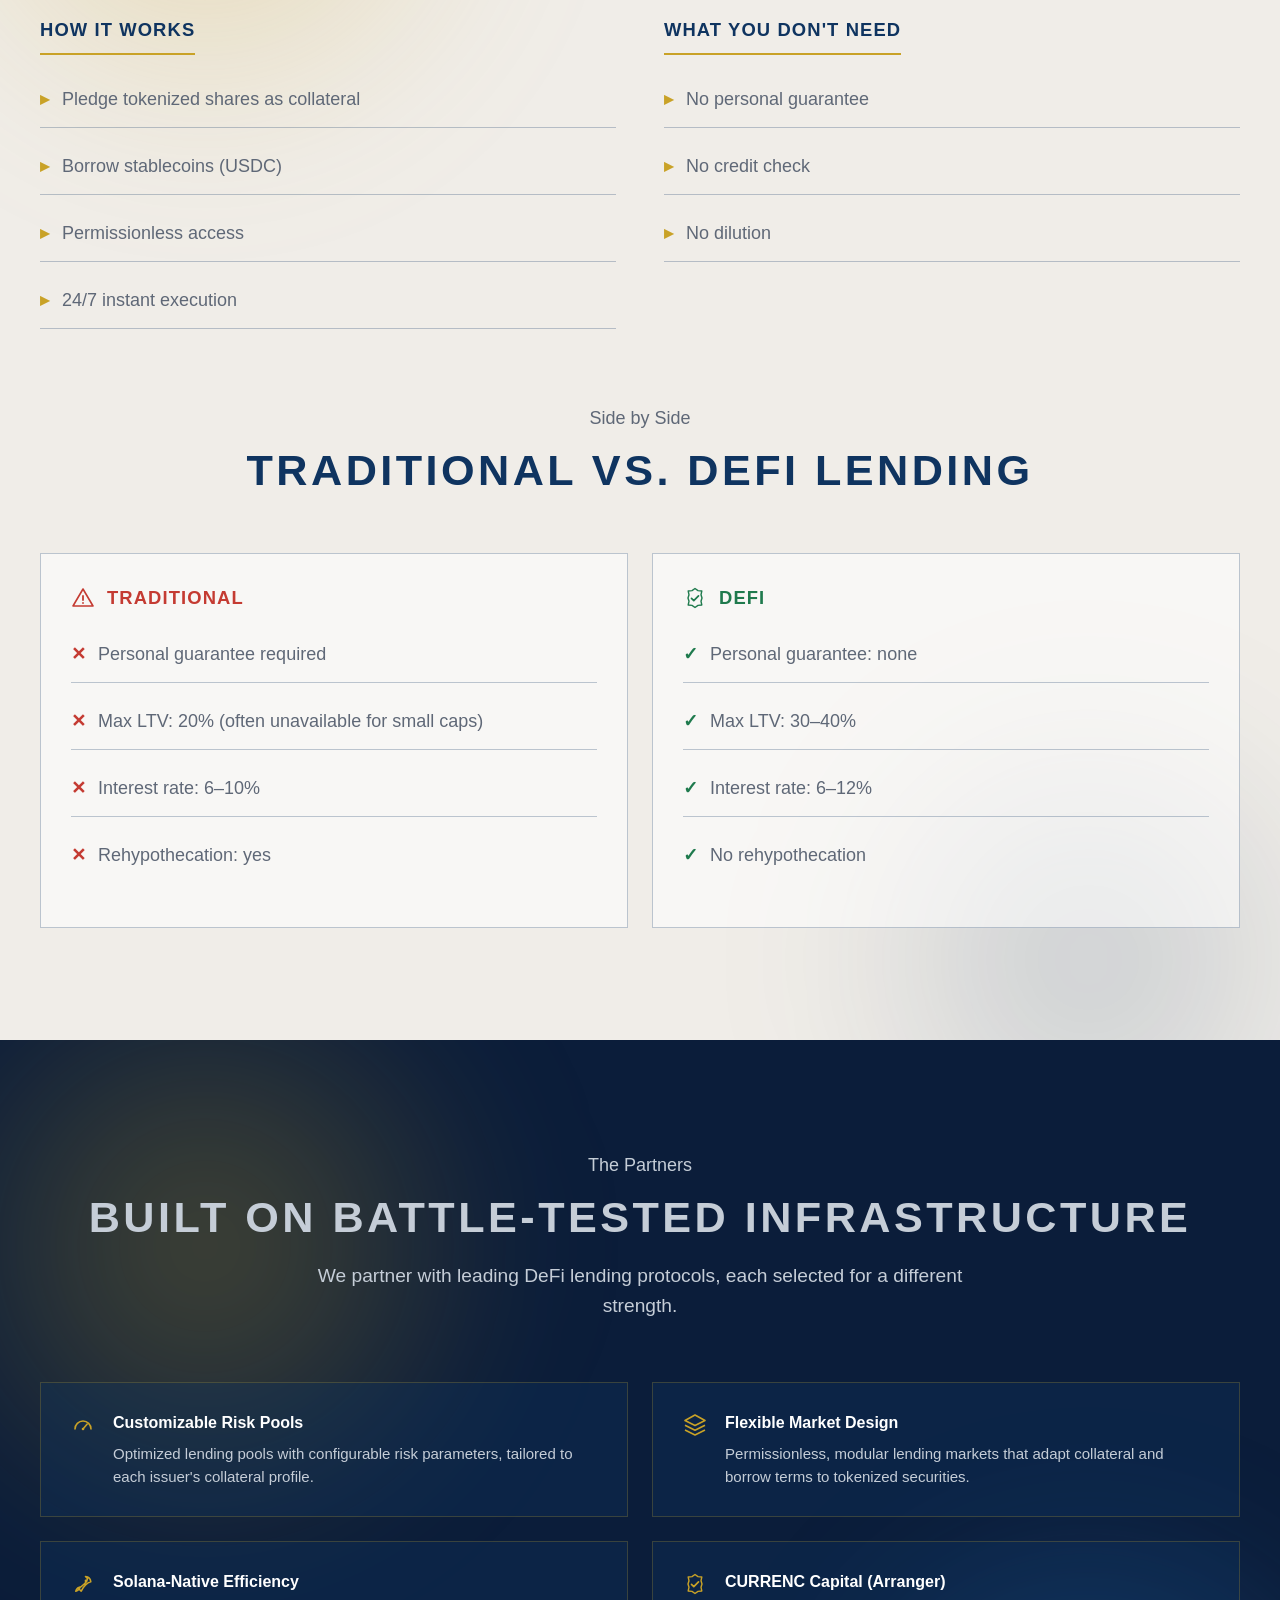
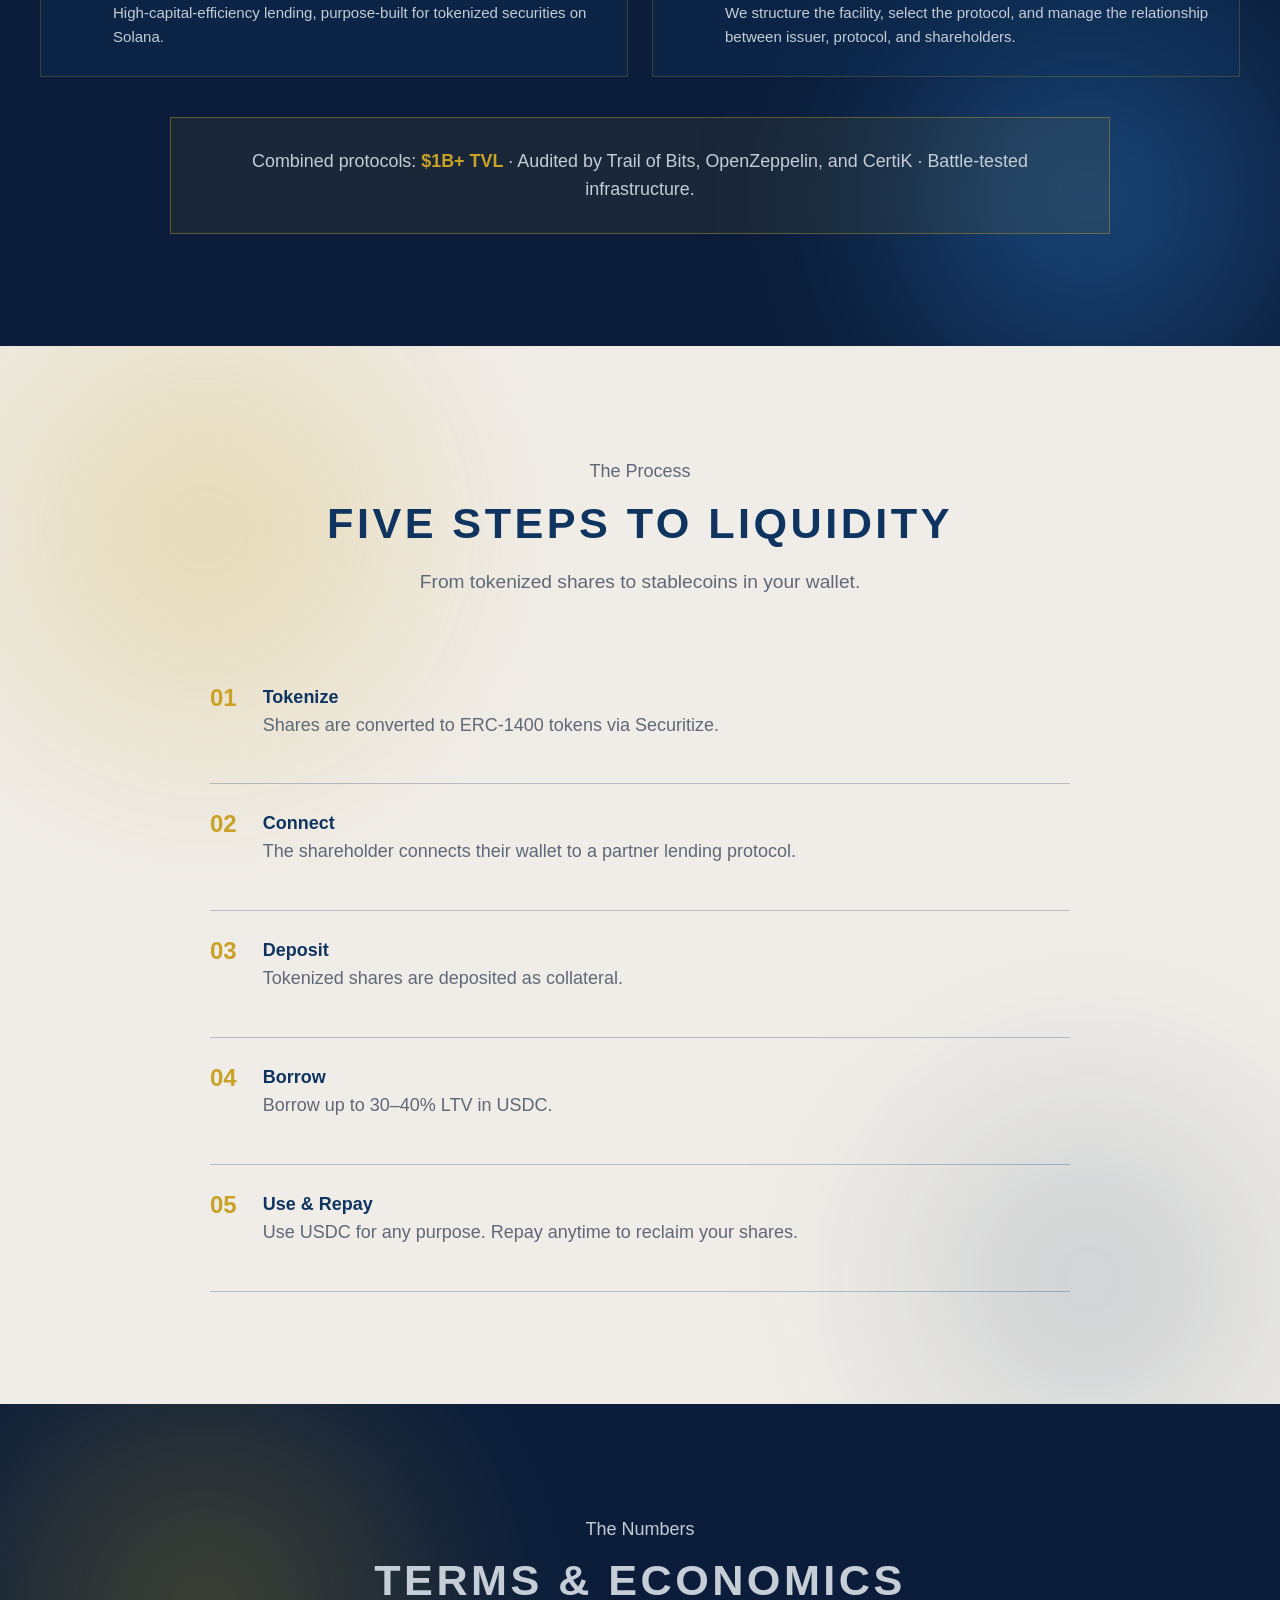
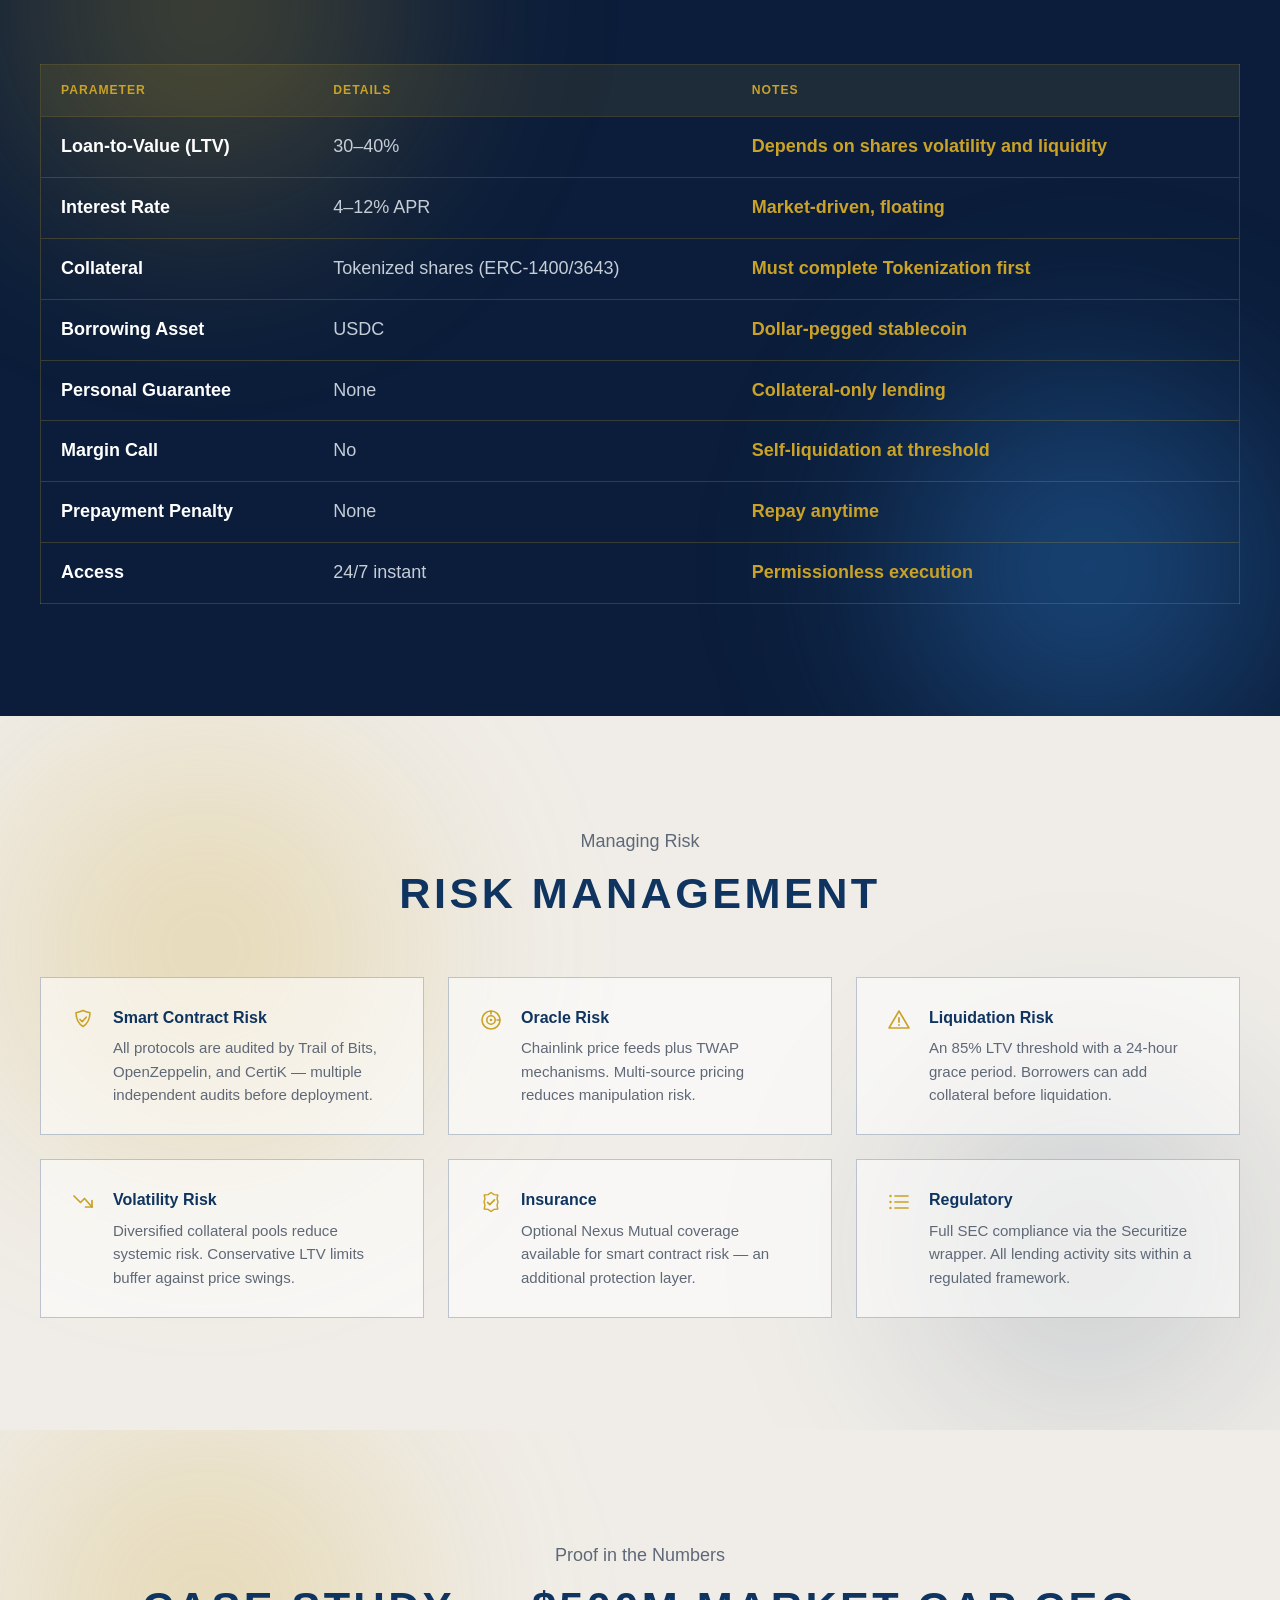
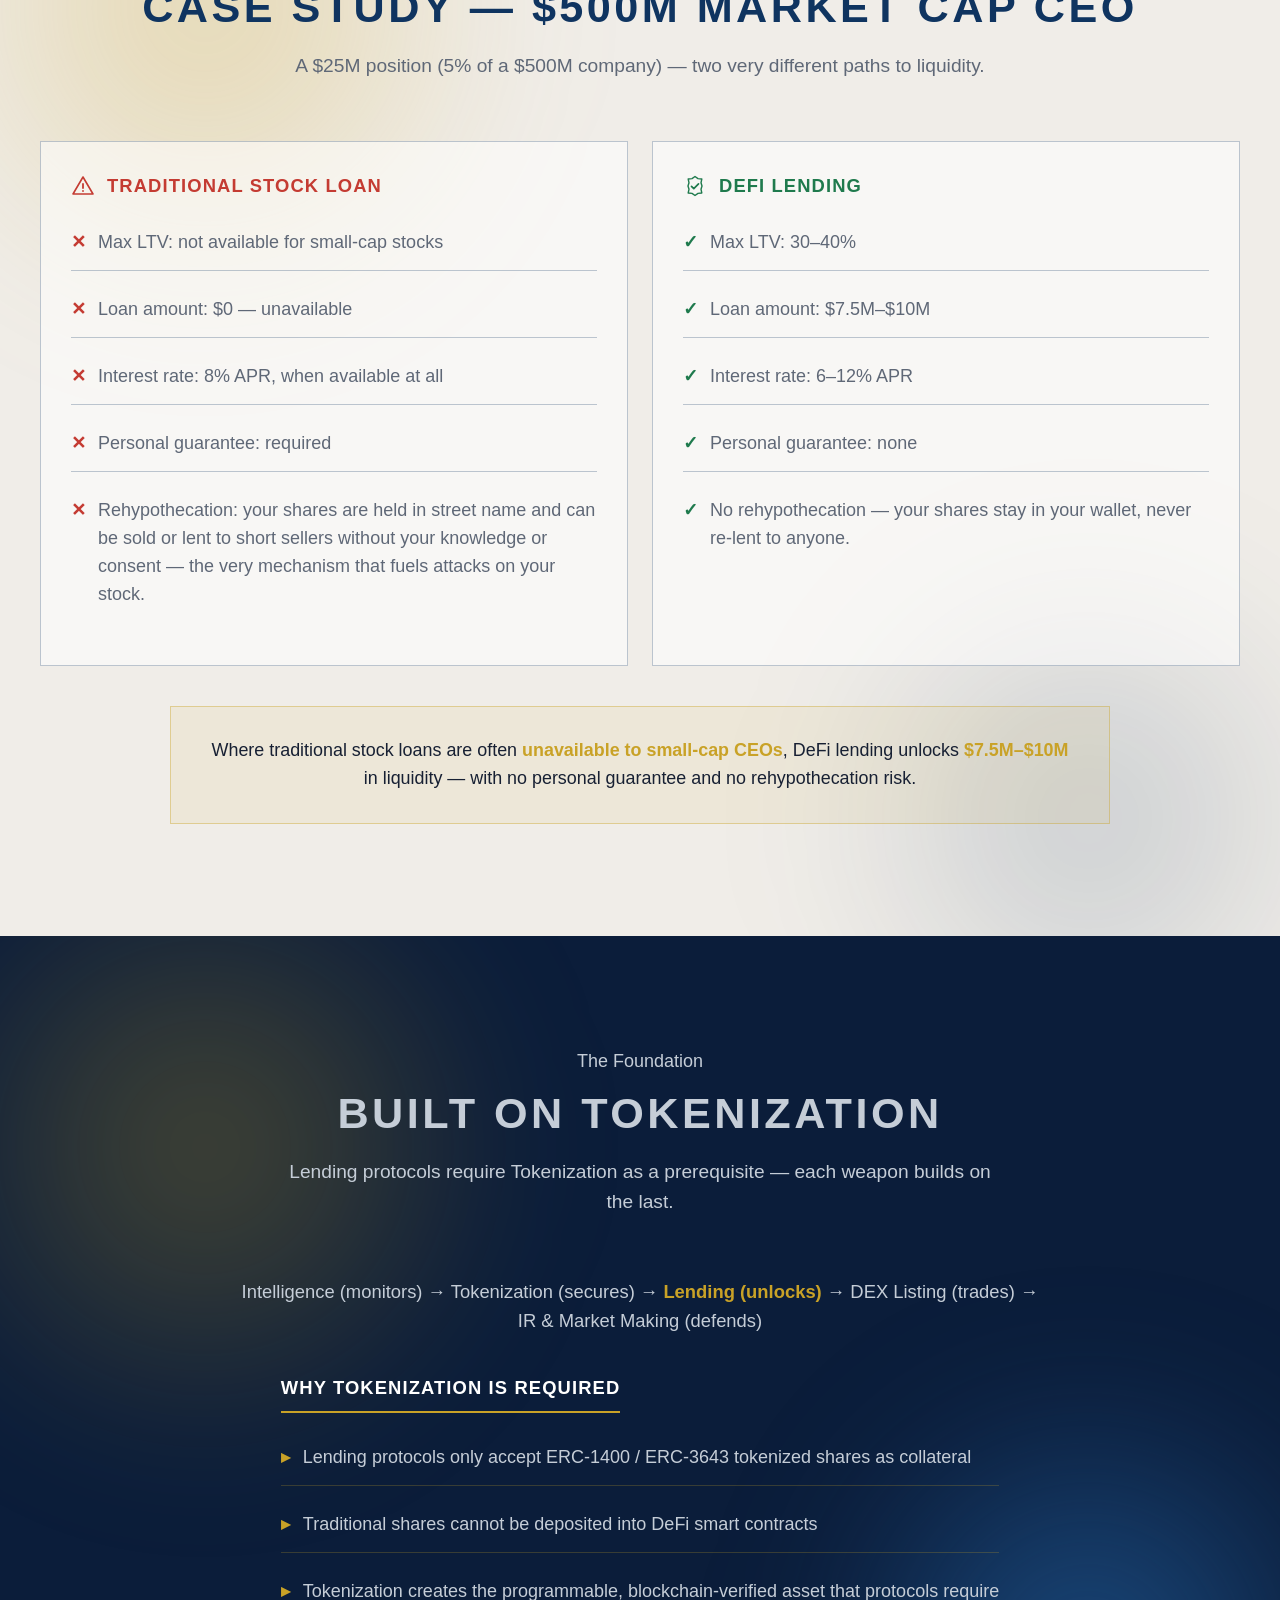
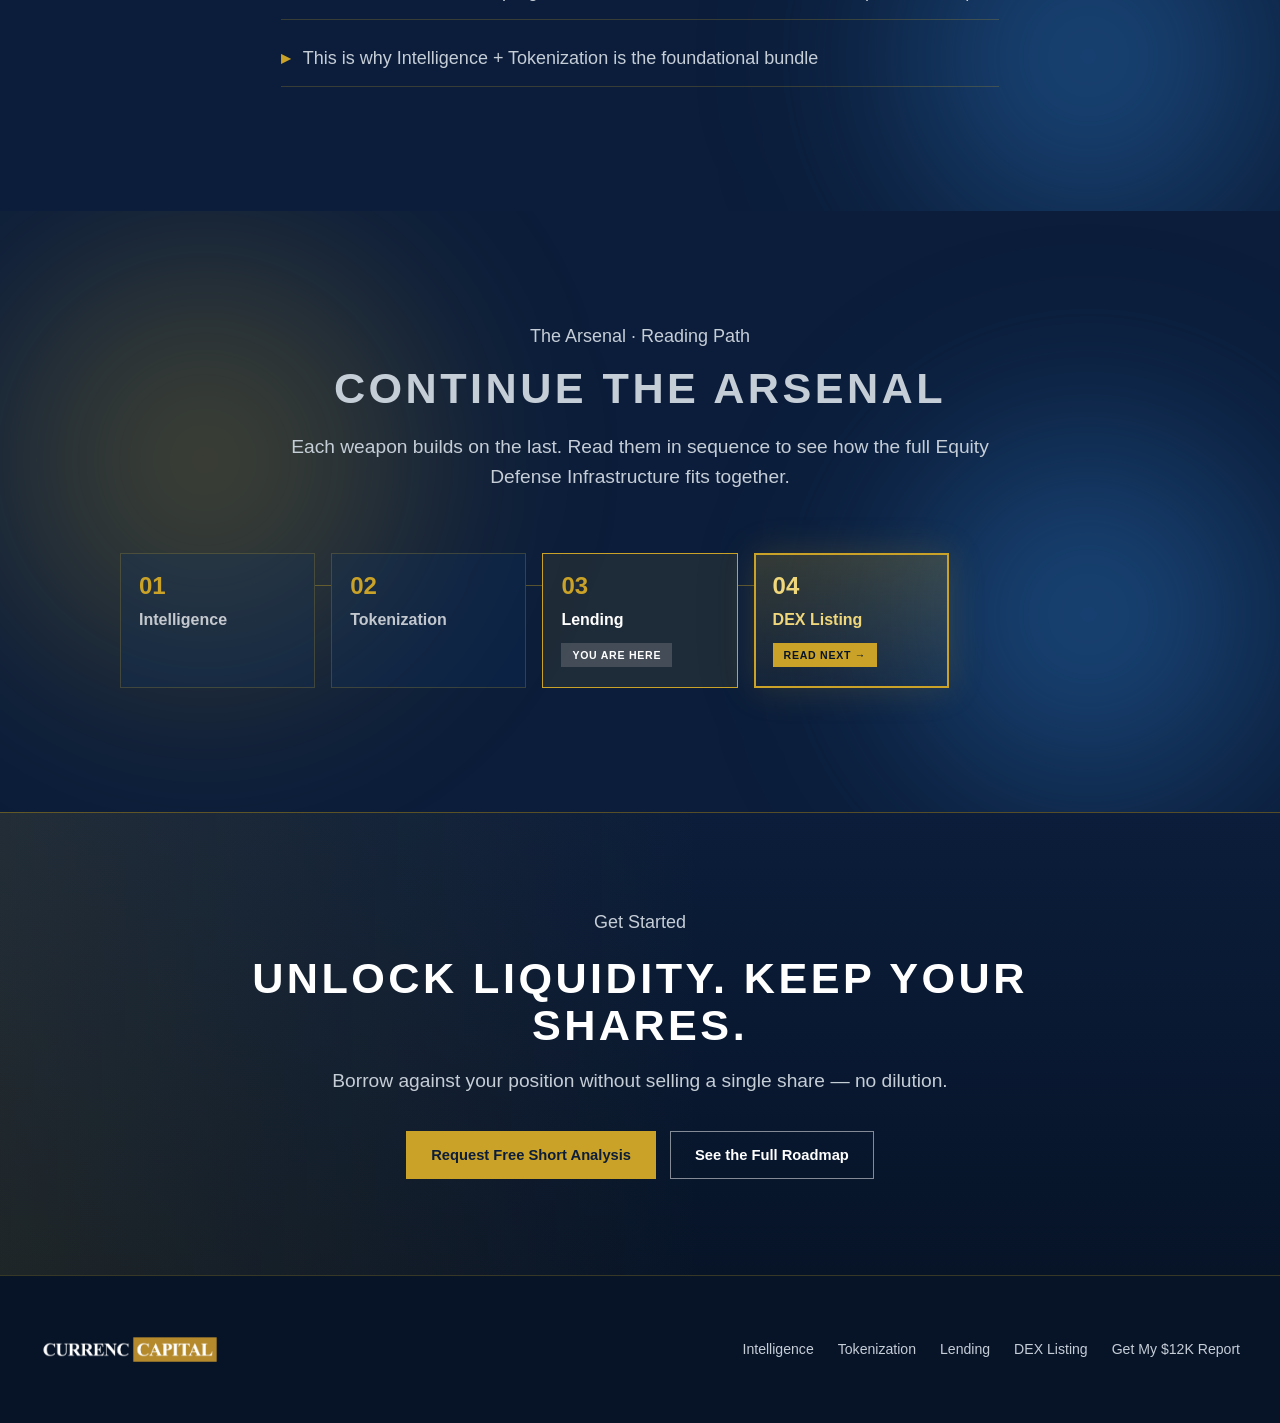
<file: weapon-lending.html>
<!doctype html>
<html lang="en">
  <head>
    <meta charset="utf-8" />
    <meta name="viewport" content="width=device-width, initial-scale=1" />
    <title>Lending Protocols | CURRENC Capital</title>
    <meta name="description" content="DeFi lending for tokenized shares. Unlock liquidity without dilution or personal guarantees." />
    <link rel="stylesheet" href="./styles.css?v=2026071an" />
  </head>
  <body>
    <svg class="icon-sprite" aria-hidden="true" focusable="false">
      <defs>
        <symbol id="icon-radar" viewBox="0 0 24 24">
          <circle cx="12" cy="12" r="9" fill="none" stroke="currentColor" stroke-width="1.6" />
          <circle cx="12" cy="12" r="4.2" fill="none" stroke="currentColor" stroke-width="1.6" />
          <circle cx="12" cy="12" r="1.3" fill="currentColor" stroke="none" />
          <path d="M12 3v3M21 12h-3" stroke="currentColor" stroke-width="1.6" stroke-linecap="round" />
        </symbol>
        <symbol id="icon-coin" viewBox="0 0 24 24">
          <circle cx="12" cy="12" r="8.5" fill="none" stroke="currentColor" stroke-width="1.6" />
          <circle cx="12" cy="12" r="4" fill="none" stroke="currentColor" stroke-width="1.4" />
          <path d="M12 2v2.2M12 19.8V22M2 12h2.2M19.8 12H22" stroke="currentColor" stroke-width="1.4" stroke-linecap="round" />
        </symbol>
        <symbol id="icon-bank" viewBox="0 0 24 24">
          <path d="M12 3 3 8h18L12 3z" fill="none" stroke="currentColor" stroke-width="1.6" stroke-linejoin="round" />
          <path d="M4 10h16M6 10v8M10.3 10v8M13.7 10v8M18 10v8M3 20h18" stroke="currentColor" stroke-width="1.6" stroke-linecap="round" />
        </symbol>
        <symbol id="icon-globe" viewBox="0 0 24 24">
          <circle cx="12" cy="12" r="9" fill="none" stroke="currentColor" stroke-width="1.6" />
          <ellipse cx="12" cy="12" rx="4" ry="9" fill="none" stroke="currentColor" stroke-width="1.6" />
          <path d="M3 12h18" stroke="currentColor" stroke-width="1.6" />
        </symbol>
        <symbol id="icon-megaphone" viewBox="0 0 24 24">
          <path d="M3 10v4h3l8 4.5V5.5L6 10H3z" fill="none" stroke="currentColor" stroke-width="1.6" stroke-linejoin="round" />
          <path d="M15 9.2a4 4 0 010 5.6" fill="none" stroke="currentColor" stroke-width="1.6" stroke-linecap="round" />
        </symbol>
        <symbol id="icon-ticker" viewBox="0 0 24 24">
          <path d="M3 16.5l5.5-6 4 3.5L21 5" fill="none" stroke="currentColor" stroke-width="1.7" stroke-linecap="round" stroke-linejoin="round" />
          <circle cx="21" cy="5" r="1.4" fill="currentColor" stroke="none" />
        </symbol>
        <symbol id="icon-clock" viewBox="0 0 24 24">
          <circle cx="12" cy="12" r="9" fill="none" stroke="currentColor" stroke-width="1.6" />
          <path d="M12 7v5l3.5 2" fill="none" stroke="currentColor" stroke-width="1.6" stroke-linecap="round" stroke-linejoin="round" />
        </symbol>
        <symbol id="icon-no-cash" viewBox="0 0 24 24">
          <rect x="2.5" y="6.5" width="19" height="12" rx="1.4" fill="none" stroke="currentColor" stroke-width="1.6" />
          <circle cx="12" cy="12.5" r="3" fill="none" stroke="currentColor" stroke-width="1.5" />
          <path d="M4 20L20 4" stroke="currentColor" stroke-width="1.6" stroke-linecap="round" />
        </symbol>
        <symbol id="icon-building" viewBox="0 0 24 24">
          <path d="M4 21V7.2L12 3l8 4.2V21" fill="none" stroke="currentColor" stroke-width="1.6" stroke-linejoin="round" />
          <path d="M9.5 21v-5.5h5V21M3 21h18" fill="none" stroke="currentColor" stroke-width="1.6" stroke-linecap="round" />
        </symbol>
        <symbol id="icon-warning" viewBox="0 0 24 24">
          <path d="M12 3 22 20H2L12 3z" fill="none" stroke="currentColor" stroke-width="1.6" stroke-linejoin="round" />
          <path d="M12 10v4M12 17h.01" stroke="currentColor" stroke-width="1.8" stroke-linecap="round" />
        </symbol>
        <symbol id="icon-gauge" viewBox="0 0 24 24">
          <path d="M4 16a8 8 0 0116 0" fill="none" stroke="currentColor" stroke-width="1.6" stroke-linecap="round" />
          <path d="M12 16l4.2-5" stroke="currentColor" stroke-width="1.6" stroke-linecap="round" />
          <circle cx="12" cy="16" r="1.3" fill="currentColor" stroke="none" />
        </symbol>
        <symbol id="icon-trend-down" viewBox="0 0 24 24">
          <path d="M3 6l6.5 6.5 4-4L21 17" fill="none" stroke="currentColor" stroke-width="1.7" stroke-linecap="round" stroke-linejoin="round" />
          <path d="M21 10.5V17h-6.5" fill="none" stroke="currentColor" stroke-width="1.7" stroke-linecap="round" stroke-linejoin="round" />
        </symbol>
        <symbol id="icon-trend-up" viewBox="0 0 24 24">
          <path d="M3 17.5l6.5-6.5 4 4L21 6.5" fill="none" stroke="currentColor" stroke-width="1.7" stroke-linecap="round" stroke-linejoin="round" />
          <path d="M15 6.5h6V12.5" fill="none" stroke="currentColor" stroke-width="1.7" stroke-linecap="round" stroke-linejoin="round" />
        </symbol>
        <symbol id="icon-hourglass" viewBox="0 0 24 24">
          <path d="M6 3h12M6 21h12" stroke="currentColor" stroke-width="1.6" stroke-linecap="round" />
          <path d="M7 3c0 5 5 5.4 5 9s-5 4-5 9M17 3c0 5-5 5.4-5 9s5 4 5 9" fill="none" stroke="currentColor" stroke-width="1.6" stroke-linejoin="round" />
        </symbol>
        <symbol id="icon-layers" viewBox="0 0 24 24">
          <path d="M12 2 2 7.5l10 5 10-5L12 2z" fill="none" stroke="currentColor" stroke-width="1.6" stroke-linejoin="round" />
          <path d="M2 12.3l10 5 10-5M2 17l10 5 10-5" fill="none" stroke="currentColor" stroke-width="1.6" stroke-linejoin="round" />
        </symbol>
        <symbol id="icon-shuffle" viewBox="0 0 24 24">
          <path d="M17 3h4v4M3 21 21 3M21 17v4h-4M14.5 14.5 21 21M3 3l5.5 5.5" fill="none" stroke="currentColor" stroke-width="1.6" stroke-linecap="round" stroke-linejoin="round" />
        </symbol>
        <symbol id="icon-moon" viewBox="0 0 24 24">
          <path d="M20.5 13.4A8.5 8.5 0 1110.6 3.5a7 7 0 009.9 9.9z" fill="none" stroke="currentColor" stroke-width="1.6" stroke-linejoin="round" />
        </symbol>
        <symbol id="icon-arrow-right" viewBox="0 0 24 24">
          <path d="M4 12h14M13 6l6 6-6 6" fill="none" stroke="currentColor" stroke-width="1.8" stroke-linecap="square" />
        </symbol>
        <symbol id="icon-badge-check" viewBox="0 0 24 24">
          <path d="M12 2.5 15 4.6 18.8 5 18 8.8 19 12l-1 3.2.8 3.8-3.8.4L12 21.5 9 19.4l-3.8-.4.8-3.8L5 12l1-3.2L5.2 5 9 4.6 12 2.5z" fill="none" stroke="currentColor" stroke-width="1.4" stroke-linejoin="round" />
          <path d="M8.5 12.3l2.3 2.3 4.7-4.7" fill="none" stroke="currentColor" stroke-width="1.7" stroke-linecap="round" stroke-linejoin="round" />
        </symbol>
        <symbol id="icon-rocket" viewBox="0 0 24 24">
          <path d="M14.5 4.5c3 .3 5 2.3 5.3 5.3-3.6.9-7.5 5.2-9.6 9.4l-3-3c4.2-2.1 8.5-6 9.4-9.6z" fill="none" stroke="currentColor" stroke-width="1.6" stroke-linejoin="round" />
          <path d="M4.8 19.2c.6-2.2 1.8-3.6 3.6-4M4.8 19.2c2.2-.6 3.6-1.8 4-3.6" fill="none" stroke="currentColor" stroke-width="1.6" stroke-linecap="round" />
          <circle cx="15" cy="9" r="1.4" fill="currentColor" stroke="none" />
        </symbol>
        <symbol id="icon-dollar" viewBox="0 0 24 24">
          <circle cx="12" cy="12" r="9" fill="none" stroke="currentColor" stroke-width="1.6" />
          <path d="M12 6.5v11M15 9.6c0-1.5-1.4-2.6-3-2.6s-3 1-3 2.4 1.3 2 3 2.6 3 1.1 3 2.6-1.4 2.4-3 2.4-3-1.1-3-2.4" fill="none" stroke="currentColor" stroke-width="1.5" stroke-linecap="round" />
        </symbol>
        <symbol id="icon-calendar" viewBox="0 0 24 24">
          <rect x="3" y="5" width="18" height="16" rx="1.4" fill="none" stroke="currentColor" stroke-width="1.6" />
          <path d="M3 10h18M8 3v4M16 3v4" stroke="currentColor" stroke-width="1.6" stroke-linecap="round" />
        </symbol>
        <symbol id="icon-mail" viewBox="0 0 24 24">
          <rect x="2.5" y="5" width="19" height="14" rx="1.4" fill="none" stroke="currentColor" stroke-width="1.6" />
          <path d="M3.5 6.5 12 13l8.5-6.5" fill="none" stroke="currentColor" stroke-width="1.6" stroke-linecap="round" stroke-linejoin="round" />
        </symbol>
        <symbol id="icon-doc" viewBox="0 0 24 24">
          <path d="M6 2.5h8L19 7.5V21.5H6z" fill="none" stroke="currentColor" stroke-width="1.6" stroke-linejoin="round" />
          <path d="M14 2.5v5h5M9 12h7M9 15.5h7M9 8.5h3" stroke="currentColor" stroke-width="1.5" stroke-linecap="round" />
        </symbol>
        <symbol id="icon-book" viewBox="0 0 24 24">
          <path d="M4 4.5A2.5 2.5 0 016.5 2H20v17.5H6.5A2.5 2.5 0 004 22z" fill="none" stroke="currentColor" stroke-width="1.6" stroke-linejoin="round" />
          <path d="M4 19.5A2.5 2.5 0 016.5 17H20M8 6.5h8" stroke="currentColor" stroke-width="1.6" stroke-linecap="round" />
        </symbol>
        <symbol id="icon-list" viewBox="0 0 24 24">
          <path d="M8 6h13M8 12h13M8 18h13" stroke="currentColor" stroke-width="1.7" stroke-linecap="round" />
          <path d="M3.5 6h.01M3.5 12h.01M3.5 18h.01" stroke="currentColor" stroke-width="2.4" stroke-linecap="round" />
        </symbol>
        <symbol id="icon-send" viewBox="0 0 24 24">
          <path d="M21 3 3 10.5l7 2.5 2.5 7L21 3z" fill="none" stroke="currentColor" stroke-width="1.6" stroke-linejoin="round" />
          <path d="M10 13 21 3" stroke="currentColor" stroke-width="1.6" stroke-linecap="round" />
        </symbol>
        <symbol id="icon-shield" viewBox="0 0 24 24">
          <path d="M12 2.5c2.6 1.2 4.6 1.7 7 2.2-.1 6.3-2 10.6-7 13.8-5-3.2-6.9-7.5-7-13.8 2.4-.5 4.4-1 7-2.2z" fill="none" stroke="currentColor" stroke-width="1.6" stroke-linejoin="round" />
          <path d="M9 11.5l2.2 2.2 4-4.5" fill="none" stroke="currentColor" stroke-width="1.7" stroke-linecap="round" stroke-linejoin="round" />
        </symbol>
      </defs>
    </svg>

    <header class="site-header">
      <div class="container header-inner">
        <a class="brand" href="./index.html" aria-label="CURRENC Capital home">
          <img src="./Resources/All-Logos_Currenc-Capital_Logo_White.png" alt="CURRENC Capital" />
        </a>
        <button class="nav-toggle" type="button" aria-label="Open menu" aria-expanded="false" aria-controls="primary-nav">
          <span></span><span></span><span></span>
        </button>
        <nav class="site-nav" id="primary-nav" aria-label="Primary navigation">
          <a data-i18n="common.nav.home" href="./index.html">Home</a>
          <a data-i18n="common.nav.story" href="./our-story.html">Our Story</a>
          <a data-i18n="common.nav.problem" href="./index.html#problem">Problem</a>
          <div class="nav-dd">
            <a class="nav-dd-toggle" href="./index.html#solution"><span data-i18n="common.nav.arsenal">Arsenal</span><svg class="nav-chev" viewBox="0 0 16 16" width="12" height="12" fill="none" aria-hidden="true"><path d="M4 6l4 4 4-4" stroke="currentColor" stroke-width="1.6" stroke-linecap="round" stroke-linejoin="round"/></svg></a>
            <div class="nav-dd-menu">
              <a data-i18n="common.nav.arsenal_overview" href="./index.html#solution">Arsenal Overview</a>
              <a data-i18n="common.nav.w01" href="weapon-intelligence.html">01 · Intelligence</a>
              <a data-i18n="common.nav.w02" href="weapon-tokenization.html">02 · Tokenization</a>
              <a data-i18n="common.nav.w03" href="weapon-lending.html">03 · Lending</a>
              <a data-i18n="common.nav.w04" href="weapon-dex-listing.html">04 · DEX Listing</a>
            </div>
          </div>
          <a data-i18n="common.nav.deployment" href="./index.html#deployment">Deployment</a>
          <a data-i18n="common.nav.partner" href="./partner-reseller.html">Partner Reseller (IR)</a>
          <a class="nav-cta nav-cta-mobile" data-i18n="common.cta.report" href="./short-analysis.html">Get My $12K Report</a>
          <div class="lang-switch lang-switch-mobile">
            <select class="lang-select" aria-label="Select language">
              <option value="en">Eng</option>
              <option value="zh-Hant">繁</option>
              <option value="zh-Hans">簡</option>
            </select>
          </div>
          
        </nav>
        <div class="lang-switch lang-switch-desktop">
          <select class="lang-select" aria-label="Select language">
            <option value="en">Eng</option>
            <option value="zh-Hant">繁</option>
            <option value="zh-Hans">簡</option>
          </select>
        </div>
        
        <a class="nav-cta nav-cta-desktop" data-i18n="common.cta.report" href="./short-analysis.html">Get My $12K Report</a>
      </div>
    </header>
    <div class="nav-scrim" hidden></div>

    <main class="lend-enhanced">
      <section class="page-hero lend-hero-split">
        <div class="container hero-split-grid">
          <div class="hero-split-text">
            <span data-i18n="lend.sec01.001" class="page-hero-num" aria-hidden="true">03</span>
            <p data-i18n="lend.sec01.002" class="hero-kicker">Weapon 03 · DeFi Lending Protocols</p>
            <h1 data-i18n="lend.sec01.003">LENDING <span class="h1-accent">UNLOCK LIQUIDITY WITHOUT DILUTION.</span></h1>
            <p data-i18n="lend.sec01.004" class="hero-subhead">DeFi lending for tokenized shares. No dilution. No personal guarantee.</p>
            <div class="hero-actions">
              <a data-i18n="lend.sec01.005" class="button button-primary" href="./short-analysis.html">Request Free Short Analysis</a>
              <a data-i18n="lend.sec01.006" class="button button-secondary" href="#how-it-works">See How It Works</a>
            </div>
          </div>
          <div class="hero-split-visual" aria-hidden="true">
            <img src="./Resources/lending_hero.png" alt="" class="lend-hero-image" />
          </div>
        </div>
      </section>

      <section class="section-full section-dark reveal">
        <div class="anim-bg" aria-hidden="true"></div>
        <div class="container">
          <div class="section-heading centered">
            <p data-i18n="lend.sec02.001" class="eyebrow">DeFi Lending for Tokenized Shares</p>
            <h2 data-i18n="lend.sec02.002">KEY HIGHLIGHTS</h2>
            <p data-i18n="lend.sec02.003" class="section-subtitle">Non-dilutive liquidity, without the traditional trade-offs.</p>
          </div>
          <ul class="wp-highlights">
            <li data-i18n="lend.sec02.004"><svg class="icon" aria-hidden="true"><use href="#icon-gauge"></use></svg>30–40% LTV</li>
            <li data-i18n="lend.sec02.005"><svg class="icon" aria-hidden="true"><use href="#icon-dollar"></use></svg>6–12% APR</li>
            <li data-i18n="lend.sec02.006"><svg class="icon" aria-hidden="true"><use href="#icon-badge-check"></use></svg>No personal guarantee</li>
            <li data-i18n="lend.sec02.007"><svg class="icon" aria-hidden="true"><use href="#icon-shield"></use></svg>No rehypothecation</li>
          </ul>
        </div>
      </section>

      <section id="problem" class="section-full section-dark reveal">
        <div class="anim-bg" aria-hidden="true"></div>
        <div class="container">
          <div class="section-heading centered">
            <p data-i18n="lend.problem.001" class="eyebrow">The Problem</p>
            <h2 data-i18n="lend.problem.002">THE LIQUIDITY TRAP</h2>
            <p data-i18n="lend.problem.003" class="section-subtitle">Public company shareholders face a liquidity dilemma — every traditional option has a painful trade-off.</p>
          </div>
          <table class="data-table">
            <thead><tr><th data-i18n="lend.problem.004">Option</th><th data-i18n="lend.problem.005">How It Works</th><th data-i18n="lend.problem.006">The Catch</th><th data-i18n="lend.problem.007">All-In Cost</th></tr></thead>
            <tbody>
              <tr><td data-i18n="lend.problem.008">Sell Shares</td><td data-i18n="lend.problem.009">Open market sale</td><td data-i18n="lend.problem.010">Price impact, signaling risk, taxable event</td><td data-i18n="lend.problem.011" class="freq">10–30%</td></tr>
              <tr><td data-i18n="lend.problem.012">Traditional Stock Loan</td><td data-i18n="lend.problem.013">Brokerage line of credit</td><td data-i18n="lend.problem.014">20% max LTV (often unavailable for small-cap stock), personal guarantee required</td><td data-i18n="lend.problem.015" class="freq">6–10%</td></tr>
              <tr><td data-i18n="lend.problem.016">Block Trade</td><td data-i18n="lend.problem.017">Large off-market sale</td><td data-i18n="lend.problem.018">&gt;20% discount to market, limited buyers</td><td data-i18n="lend.problem.019" class="freq">&gt;20%</td></tr>
              <tr><td data-i18n="lend.problem.020">PIPE Financing</td><td data-i18n="lend.problem.021">Private investment in public equity</td><td data-i18n="lend.problem.022">Dilutive, reset provisions, deep discount</td><td data-i18n="lend.problem.023" class="freq">10–25%</td></tr>
            </tbody>
          </table>
          <p data-i18n="lend.problem.024" class="wp-note">Average cost of traditional liquidity: <b>&gt;20% all-in</b> — plus personal liability and dilution risk.</p>
        </div>
      </section>

      <section class="section-full section-light reveal">
        <div class="anim-bg light" aria-hidden="true"></div>
        <div class="container">
          <div class="section-heading centered">
            <p data-i18n="lend.sec04.001" class="eyebrow">Who Feels This</p>
            <h2 data-i18n="lend.sec04.002">SHAREHOLDER PAIN POINTS</h2>
            <p data-i18n="lend.sec04.003" class="section-subtitle">Liquidity needs don't stop just because your shares are locked up.</p>
          </div>
          <div class="detail-grid reveal-stagger">
            <article class="detail-card">
              <svg class="icon" aria-hidden="true"><use href="#icon-warning"></use></svg>
              <div><strong data-i18n="lend.sec04.004">Insiders</strong><p data-i18n="lend.sec04.005">Can't sell without SEC Rule 144 restrictions and public disclosure — every sale is a signal to the market.</p></div>
            </article>
            <article class="detail-card">
              <svg class="icon" aria-hidden="true"><use href="#icon-clock"></use></svg>
              <div><strong data-i18n="lend.sec04.006">Long-Term Holders</strong><p data-i18n="lend.sec04.007">Need liquidity for taxes, investments, or life events, without triggering a taxable sale.</p></div>
            </article>
            <article class="detail-card">
              <svg class="icon" aria-hidden="true"><use href="#icon-layers"></use></svg>
              <div><strong data-i18n="lend.sec04.008">Strategic Investors</strong><p data-i18n="lend.sec04.009">Locked-up positions with no yield — capital sits idle while waiting for an exit.</p></div>
            </article>
            <article class="detail-card">
              <svg class="icon" aria-hidden="true"><use href="#icon-badge-check"></use></svg>
              <div><strong data-i18n="lend.sec04.010">Founders</strong><p data-i18n="lend.sec04.011">Personal financial needs vs. fiduciary duty — every sale is scrutinized by the board and the market.</p></div>
            </article>
          </div>
        </div>
      </section>

      <section id="solution" class="section-full section-light reveal">
        <div class="anim-bg light" aria-hidden="true"></div>
        <div class="container">
          <div class="section-heading centered">
            <p data-i18n="lend.solution.001" class="eyebrow">The Solution</p>
            <h2 data-i18n="lend.solution.002">LENDING PROTOCOL OVERVIEW</h2>
            <p data-i18n="lend.solution.003" class="section-subtitle">Partner with leading DeFi lending protocols. Tokenized shares become the collateral.</p>
          </div>
          <div class="wp-cols">
            <div class="wp-col">
              <h3 data-i18n="lend.solution.004">How It Works</h3>
              <ul class="tick-list">
                <li data-i18n="lend.solution.005">Pledge tokenized shares as collateral</li>
                <li data-i18n="lend.solution.006">Borrow stablecoins (USDC)</li>
                <li data-i18n="lend.solution.007">Permissionless access</li>
                <li data-i18n="lend.solution.008">24/7 instant execution</li>
              </ul>
            </div>
            <div class="wp-col">
              <h3 data-i18n="lend.solution.009">What You Don't Need</h3>
              <ul class="tick-list">
                <li data-i18n="lend.solution.010">No personal guarantee</li>
                <li data-i18n="lend.solution.012">No credit check</li>
                <li data-i18n="lend.solution.013">No dilution</li>
              </ul>
            </div>
          </div>

          <div class="section-heading centered" style="margin-top:64px;">
            <p data-i18n="lend.solution.014" class="eyebrow">Side by Side</p>
            <h2 data-i18n="lend.solution.015">TRADITIONAL VS. DEFI LENDING</h2>
          </div>
          <div class="compare-grid">
            <div class="compare-col bad">
              <h3 data-i18n="lend.solution.016"><svg class="icon" aria-hidden="true"><use href="#icon-warning"></use></svg>Traditional</h3>
              <ul>
                <li data-i18n="lend.solution.017"><span class="cx">✕</span>Personal guarantee required</li>
                <li data-i18n="lend.solution.018"><span class="cx">✕</span>Max LTV: 20% (often unavailable for small caps)</li>
                <li data-i18n="lend.solution.019"><span class="cx">✕</span>Interest rate: 6–10%</li>
                <li data-i18n="lend.solution.020"><span class="cx">✕</span>Rehypothecation: yes</li>
              </ul>
            </div>
            <div class="compare-col good">
              <h3 data-i18n="lend.solution.021"><svg class="icon" aria-hidden="true"><use href="#icon-badge-check"></use></svg>DeFi</h3>
              <ul>
                <li data-i18n="lend.solution.022"><span class="ck">✓</span>Personal guarantee: none</li>
                <li data-i18n="lend.solution.023"><span class="ck">✓</span>Max LTV: 30–40%</li>
                <li data-i18n="lend.solution.024"><span class="ck">✓</span>Interest rate: 6–12%</li>
                <li data-i18n="lend.solution.025"><span class="ck">✓</span>No rehypothecation</li>
              </ul>
            </div>
          </div>
        </div>
      </section>

      <section class="section-full section-dark reveal">
        <div class="anim-bg" aria-hidden="true"></div>
        <div class="container">
          <div class="section-heading centered">
            <p data-i18n="lend.sec06.001" class="eyebrow">The Partners</p>
            <h2 data-i18n="lend.sec06.002">BUILT ON BATTLE-TESTED INFRASTRUCTURE</h2>
            <p data-i18n="lend.sec06.003" class="section-subtitle">We partner with leading DeFi lending protocols, each selected for a different strength.</p>
          </div>
          <div class="detail-grid reveal-stagger">
            <article class="detail-card">
              <svg class="icon" aria-hidden="true"><use href="#icon-gauge"></use></svg>
              <div><strong data-i18n="lend.sec06.004">Customizable Risk Pools</strong><p data-i18n="lend.sec06.005">Optimized lending pools with configurable risk parameters, tailored to each issuer's collateral profile.</p></div>
            </article>
            <article class="detail-card">
              <svg class="icon" aria-hidden="true"><use href="#icon-layers"></use></svg>
              <div><strong data-i18n="lend.sec06.006">Flexible Market Design</strong><p data-i18n="lend.sec06.007">Permissionless, modular lending markets that adapt collateral and borrow terms to tokenized securities.</p></div>
            </article>
            <article class="detail-card">
              <svg class="icon" aria-hidden="true"><use href="#icon-rocket"></use></svg>
              <div><strong data-i18n="lend.sec06.008">Solana-Native Efficiency</strong><p data-i18n="lend.sec06.009">High-capital-efficiency lending, purpose-built for tokenized securities on Solana.</p></div>
            </article>
            <article class="detail-card">
              <svg class="icon" aria-hidden="true"><use href="#icon-badge-check"></use></svg>
              <div><strong data-i18n="lend.sec06.010">CURRENC Capital (Arranger)</strong><p data-i18n="lend.sec06.011">We structure the facility, select the protocol, and manage the relationship between issuer, protocol, and shareholders.</p></div>
            </article>
          </div>
          <div class="callout-band">Combined protocols: <strong data-i18n="lend.sec06.012">$1B+ TVL</strong> · Audited by Trail of Bits, OpenZeppelin, and CertiK · Battle-tested infrastructure.</div>
        </div>
      </section>

      <section id="how-it-works" class="section-full section-light reveal">
        <div class="anim-bg light" aria-hidden="true"></div>
        <div class="container">
          <div class="section-heading centered">
            <p data-i18n="lend.how-it-works.001" class="eyebrow">The Process</p>
            <h2 data-i18n="lend.how-it-works.002">FIVE STEPS TO LIQUIDITY</h2>
            <p data-i18n="lend.how-it-works.003" class="section-subtitle">From tokenized shares to stablecoins in your wallet.</p>
          </div>
          <ol class="steps-list">
            <li><div><strong data-i18n="lend.how-it-works.004">Tokenize</strong><p data-i18n="lend.how-it-works.005">Shares are converted to ERC-1400 tokens via Securitize.</p></div></li>
            <li><div><strong data-i18n="lend.how-it-works.006">Connect</strong><p data-i18n="lend.how-it-works.007">The shareholder connects their wallet to a partner lending protocol.</p></div></li>
            <li><div><strong data-i18n="lend.how-it-works.008">Deposit</strong><p data-i18n="lend.how-it-works.009">Tokenized shares are deposited as collateral.</p></div></li>
            <li><div><strong data-i18n="lend.how-it-works.010">Borrow</strong><p data-i18n="lend.how-it-works.011">Borrow up to 30–40% LTV in USDC.</p></div></li>
            <li><div><strong data-i18n="lend.how-it-works.012">Use &amp; Repay</strong><p data-i18n="lend.how-it-works.013">Use USDC for any purpose. Repay anytime to reclaim your shares.</p></div></li>
          </ol>
        </div>
      </section>

      <section class="section-full section-dark reveal">
        <div class="anim-bg" aria-hidden="true"></div>
        <div class="container">
          <div class="section-heading centered">
            <p data-i18n="lend.sec08.001" class="eyebrow">The Numbers</p>
            <h2 data-i18n="lend.sec08.002">TERMS &amp; ECONOMICS</h2>
          </div>
          <table class="data-table">
            <thead><tr><th data-i18n="lend.sec08.003">Parameter</th><th data-i18n="lend.sec08.004">Details</th><th data-i18n="lend.sec08.005">Notes</th></tr></thead>
            <tbody>
              <tr><td data-i18n="lend.sec08.006">Loan-to-Value (LTV)</td><td data-i18n="lend.sec08.007">30–40%</td><td data-i18n="lend.sec08.008" class="freq">Depends on shares volatility and liquidity</td></tr>
              <tr><td data-i18n="lend.sec08.009">Interest Rate</td><td data-i18n="lend.sec08.010">4–12% APR</td><td data-i18n="lend.sec08.011" class="freq">Market-driven, floating</td></tr>
              <tr><td data-i18n="lend.sec08.012">Collateral</td><td data-i18n="lend.sec08.013">Tokenized shares (ERC-1400/3643)</td><td data-i18n="lend.sec08.014" class="freq">Must complete Tokenization first</td></tr>
              <tr><td data-i18n="lend.sec08.015">Borrowing Asset</td><td data-i18n="lend.sec08.016">USDC</td><td data-i18n="lend.sec08.017" class="freq">Dollar-pegged stablecoin</td></tr>
              <tr><td data-i18n="lend.sec08.018">Personal Guarantee</td><td data-i18n="lend.sec08.019">None</td><td data-i18n="lend.sec08.020" class="freq">Collateral-only lending</td></tr>
              <tr><td data-i18n="lend.sec08.021">Margin Call</td><td data-i18n="lend.sec08.022">No</td><td data-i18n="lend.sec08.023" class="freq">Self-liquidation at threshold</td></tr>
              <tr><td data-i18n="lend.sec08.024">Prepayment Penalty</td><td data-i18n="lend.sec08.025">None</td><td data-i18n="lend.sec08.026" class="freq">Repay anytime</td></tr>
              <tr><td data-i18n="lend.sec08.027">Access</td><td data-i18n="lend.sec08.028">24/7 instant</td><td data-i18n="lend.sec08.029" class="freq">Permissionless execution</td></tr>
            </tbody>
          </table>
        </div>
      </section>

      <section class="section-full section-light reveal">
        <div class="anim-bg light" aria-hidden="true"></div>
        <div class="container">
          <div class="section-heading centered">
            <p data-i18n="lend.sec09.001" class="eyebrow">Managing Risk</p>
            <h2 data-i18n="lend.sec09.002">RISK MANAGEMENT</h2>
          </div>
          <div class="feature-grid reveal-stagger">
            <article class="detail-card">
              <svg class="icon" aria-hidden="true"><use href="#icon-shield"></use></svg>
              <div><strong data-i18n="lend.sec09.003">Smart Contract Risk</strong><p data-i18n="lend.sec09.004">All protocols are audited by Trail of Bits, OpenZeppelin, and CertiK — multiple independent audits before deployment.</p></div>
            </article>
            <article class="detail-card">
              <svg class="icon" aria-hidden="true"><use href="#icon-radar"></use></svg>
              <div><strong data-i18n="lend.sec09.005">Oracle Risk</strong><p data-i18n="lend.sec09.006">Chainlink price feeds plus TWAP mechanisms. Multi-source pricing reduces manipulation risk.</p></div>
            </article>
            <article class="detail-card">
              <svg class="icon" aria-hidden="true"><use href="#icon-warning"></use></svg>
              <div><strong data-i18n="lend.sec09.007">Liquidation Risk</strong><p data-i18n="lend.sec09.008">An 85% LTV threshold with a 24-hour grace period. Borrowers can add collateral before liquidation.</p></div>
            </article>
            <article class="detail-card">
              <svg class="icon" aria-hidden="true"><use href="#icon-trend-down"></use></svg>
              <div><strong data-i18n="lend.sec09.009">Volatility Risk</strong><p data-i18n="lend.sec09.010">Diversified collateral pools reduce systemic risk. Conservative LTV limits buffer against price swings.</p></div>
            </article>
            <article class="detail-card">
              <svg class="icon" aria-hidden="true"><use href="#icon-badge-check"></use></svg>
              <div><strong data-i18n="lend.sec09.011">Insurance</strong><p data-i18n="lend.sec09.012">Optional Nexus Mutual coverage available for smart contract risk — an additional protection layer.</p></div>
            </article>
            <article class="detail-card">
              <svg class="icon" aria-hidden="true"><use href="#icon-list"></use></svg>
              <div><strong data-i18n="lend.sec09.013">Regulatory</strong><p data-i18n="lend.sec09.014">Full SEC compliance via the Securitize wrapper. All lending activity sits within a regulated framework.</p></div>
            </article>
          </div>
        </div>
      </section>

      <section class="section-full section-light reveal">
        <div class="anim-bg light" aria-hidden="true"></div>
        <div class="container">
          <div class="section-heading centered">
            <p data-i18n="lend.sec10.001" class="eyebrow">Proof in the Numbers</p>
            <h2 data-i18n="lend.sec10.002">CASE STUDY — $500M MARKET CAP CEO</h2>
            <p data-i18n="lend.sec10.003" class="section-subtitle">A $25M position (5% of a $500M company) — two very different paths to liquidity.</p>
          </div>
          <div class="compare-grid">
            <div class="compare-col bad">
              <h3 data-i18n="lend.sec10.004"><svg class="icon" aria-hidden="true"><use href="#icon-warning"></use></svg>Traditional Stock Loan</h3>
              <ul>
                <li data-i18n="lend.sec10.005"><span class="cx">✕</span>Max LTV: not available for small-cap stocks</li>
                <li data-i18n="lend.sec10.006"><span class="cx">✕</span>Loan amount: $0 — unavailable</li>
                <li data-i18n="lend.sec10.007"><span class="cx">✕</span>Interest rate: 8% APR, when available at all</li>
                <li data-i18n="lend.sec10.008"><span class="cx">✕</span>Personal guarantee: required</li>
                <li data-i18n="lend.sec10.009"><span class="cx">✕</span>Rehypothecation: your shares are held in street name and can be sold or lent to short sellers without your knowledge or consent — the very mechanism that fuels attacks on your stock.</li>
              </ul>
            </div>
            <div class="compare-col good">
              <h3 data-i18n="lend.sec10.010"><svg class="icon" aria-hidden="true"><use href="#icon-badge-check"></use></svg>DeFi Lending</h3>
              <ul>
                <li data-i18n="lend.sec10.011"><span class="ck">✓</span>Max LTV: 30–40%</li>
                <li data-i18n="lend.sec10.012"><span class="ck">✓</span>Loan amount: $7.5M–$10M</li>
                <li data-i18n="lend.sec10.013"><span class="ck">✓</span>Interest rate: 6–12% APR</li>
                <li data-i18n="lend.sec10.014"><span class="ck">✓</span>Personal guarantee: none</li>
                <li data-i18n="lend.sec10.015"><span class="ck">✓</span>No rehypothecation — your shares stay in your wallet, never re-lent to anyone.</li>
              </ul>
            </div>
          </div>
          <div class="callout-band">Where traditional stock loans are often <strong data-i18n="lend.sec10.016">unavailable to small-cap CEOs</strong>, DeFi lending unlocks <strong data-i18n="lend.sec10.017">$7.5M–$10M</strong> in liquidity — with no personal guarantee and no rehypothecation risk.</div>
        </div>
      </section>

      <section class="section-full section-dark reveal">
        <div class="anim-bg" aria-hidden="true"></div>
        <div class="container">
          <div class="section-heading centered">
            <p data-i18n="lend.sec11.001" class="eyebrow">The Foundation</p>
            <h2 data-i18n="lend.sec11.002">BUILT ON TOKENIZATION</h2>
            <p data-i18n="lend.sec11.003" class="section-subtitle">Lending protocols require Tokenization as a prerequisite — each weapon builds on the last.</p>
          </div>
          <p data-i18n="lend.sec11.004" class="wp-lead">Intelligence (monitors) → Tokenization (secures) → <b>Lending (unlocks)</b> → DEX Listing (trades) → IR &amp; Market Making (defends)</p>
          <div class="wp-cols" style="grid-template-columns: 1fr;">
            <div class="wp-col" style="max-width:860px; margin:0 auto;">
              <h3 data-i18n="lend.sec11.005">Why Tokenization Is Required</h3>
              <ul class="tick-list">
                <li data-i18n="lend.sec11.006">Lending protocols only accept ERC-1400 / ERC-3643 tokenized shares as collateral</li>
                <li data-i18n="lend.sec11.007">Traditional shares cannot be deposited into DeFi smart contracts</li>
                <li data-i18n="lend.sec11.008">Tokenization creates the programmable, blockchain-verified asset that protocols require</li>
                <li data-i18n="lend.sec11.009">This is why Intelligence + Tokenization is the foundational bundle</li>
              </ul>
            </div>
          </div>
        </div>
      </section>

      <!-- READING PATH — continue the arsenal -->
      <section class="section-full section-dark reveal">
        <div class="anim-bg" aria-hidden="true"></div>
        <div class="container">
          <div class="section-heading centered">
            <p data-i18n="common.path.eyebrow" class="eyebrow">The Arsenal · Reading Path</p>
            <h2 data-i18n="common.path.title">CONTINUE THE ARSENAL</h2>
            <p data-i18n="common.path.subtitle" class="section-subtitle">Each weapon builds on the last. Read them in sequence to see how the full Equity Defense Infrastructure fits together.</p>
          </div>
          <ol class="arsenal-journey">
            <li class="aj-step is-upcoming">
              <a href="weapon-intelligence.html">
                <span class="aj-num">01</span>
                <span data-i18n="common.footer.intel" class="aj-name">Intelligence</span>
              </a>
            </li>
            <li class="aj-step is-upcoming">
              <a href="weapon-tokenization.html">
                <span class="aj-num">02</span>
                <span data-i18n="common.footer.token" class="aj-name">Tokenization</span>
              </a>
            </li>
            <li class="aj-step is-current">
              <span>
                <span class="aj-num">03</span>
                <span data-i18n="common.footer.lend" class="aj-name">Lending</span>
                <span data-i18n="common.path.here" class="aj-badge">You are here</span>
              </span>
            </li>
            <li class="aj-step is-next">
              <a href="weapon-dex-listing.html">
                <span class="aj-num">04</span>
                <span data-i18n="common.footer.dex" class="aj-name">DEX Listing</span>
                <span data-i18n="common.path.next" class="aj-badge">Read next →</span>
              </a>
            </li>
          </ol>
        </div>
      </section>

      <section class="cta-band reveal">
        <div class="container">
          <p data-i18n="lend.sec12.001" class="eyebrow">Get Started</p>
          <h2 data-i18n="lend.sec12.002">UNLOCK LIQUIDITY. KEEP YOUR SHARES.</h2>
          <p data-i18n="lend.sec12.003" class="section-subtitle">Borrow against your position without selling a single share — no dilution.</p>
          <div class="hero-actions">
            <a data-i18n="lend.sec12.004" class="button button-primary" href="./short-analysis.html">Request Free Short Analysis</a>
            <a data-i18n="lend.sec12.005" class="button button-secondary" href="./index.html#deployment">See the Full Roadmap</a>
          </div>
        </div>
      </section>
    </main>

    <footer class="footer-simple">
      <div class="container">
        <img src="./Resources/All-Logos_Currenc-Capital_Logo_White.png" alt="CURRENC Capital" />
        <nav aria-label="Footer navigation">
          <a data-i18n="common.footer.intel" href="./weapon-intelligence.html">Intelligence</a>
          <a data-i18n="common.footer.token" href="./weapon-tokenization.html">Tokenization</a>
          <a data-i18n="common.footer.lend" href="./weapon-lending.html">Lending</a>
          <a data-i18n="common.footer.dex" href="./weapon-dex-listing.html">DEX Listing</a>
          <a data-i18n="common.cta.report" href="./short-analysis.html">Get My $12K Report</a>
        </nav>
      </div>
    </footer>

    <script src="./translations.js?v=2026071an"></script>
    <script src="./i18n.js?v=2026071an"></script>
    <script src="./script.js?v=2026071an"></script>
  </body>
</html>
</file>
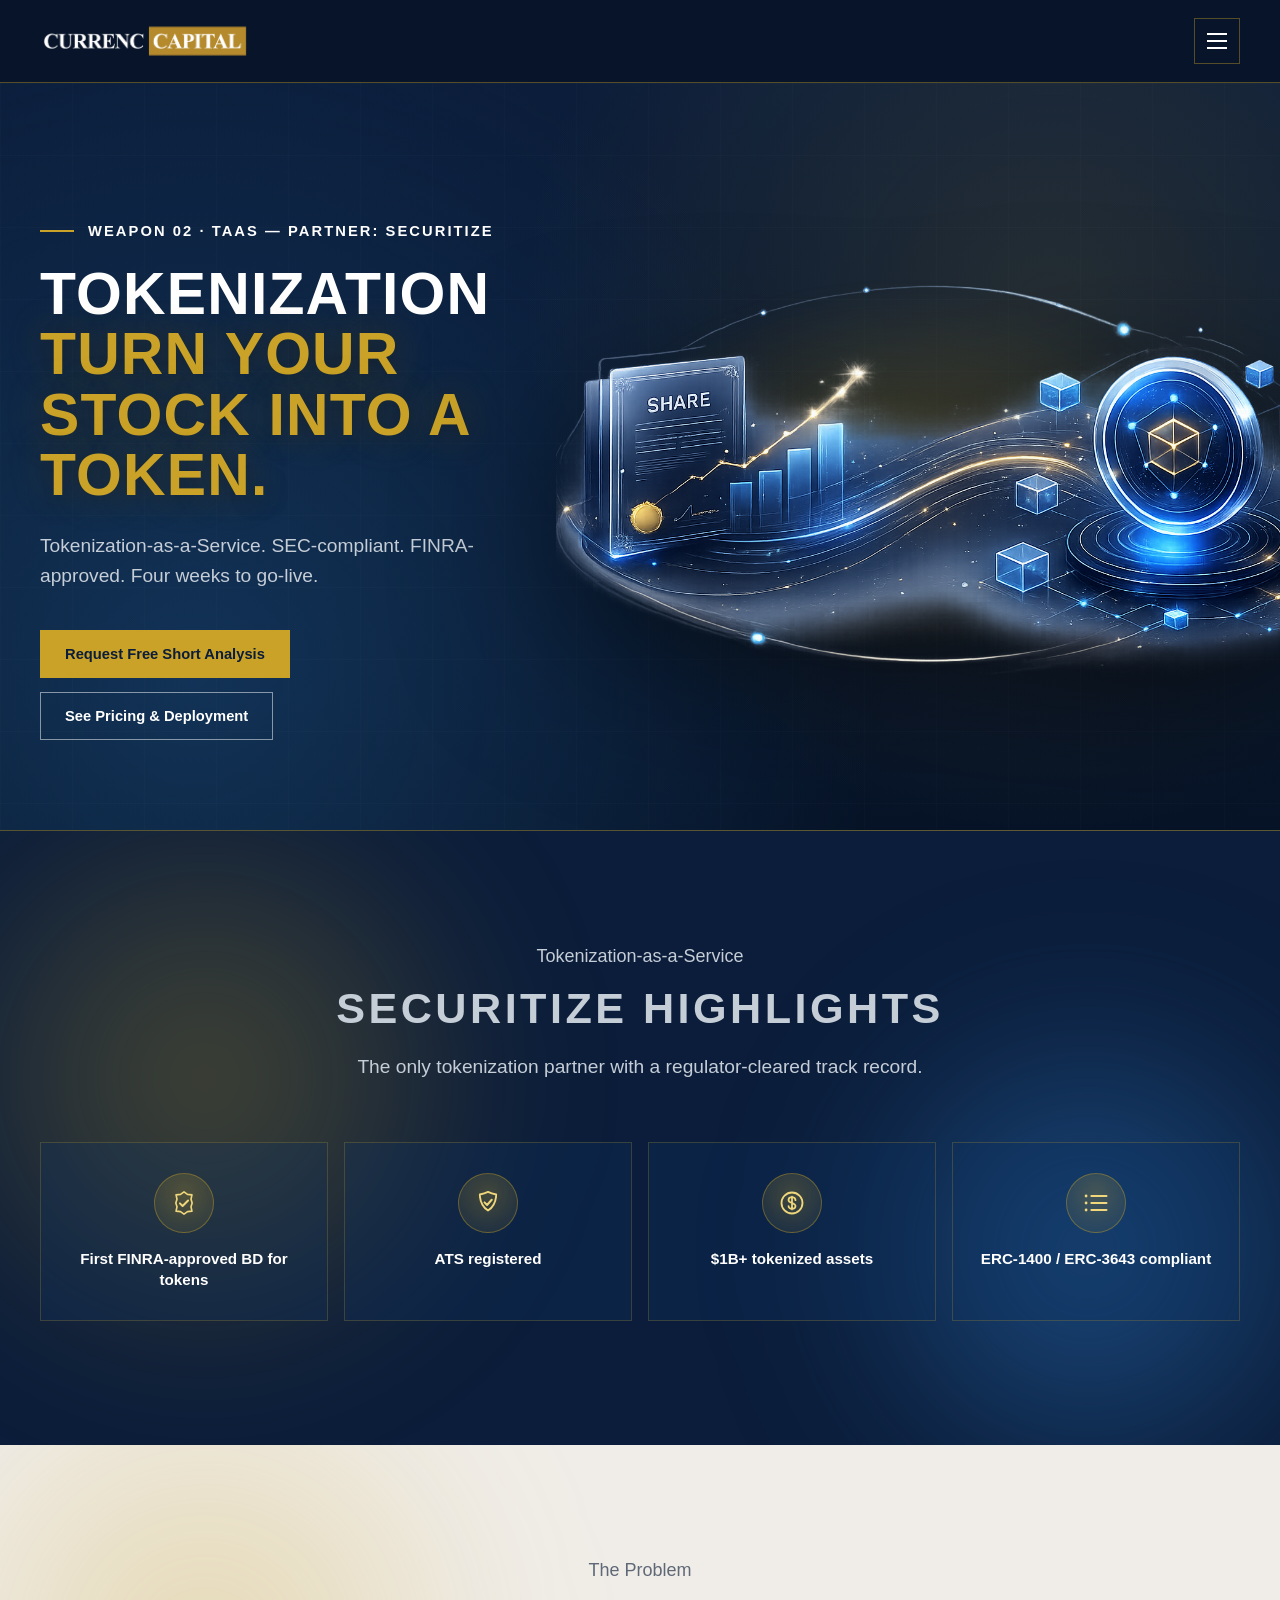
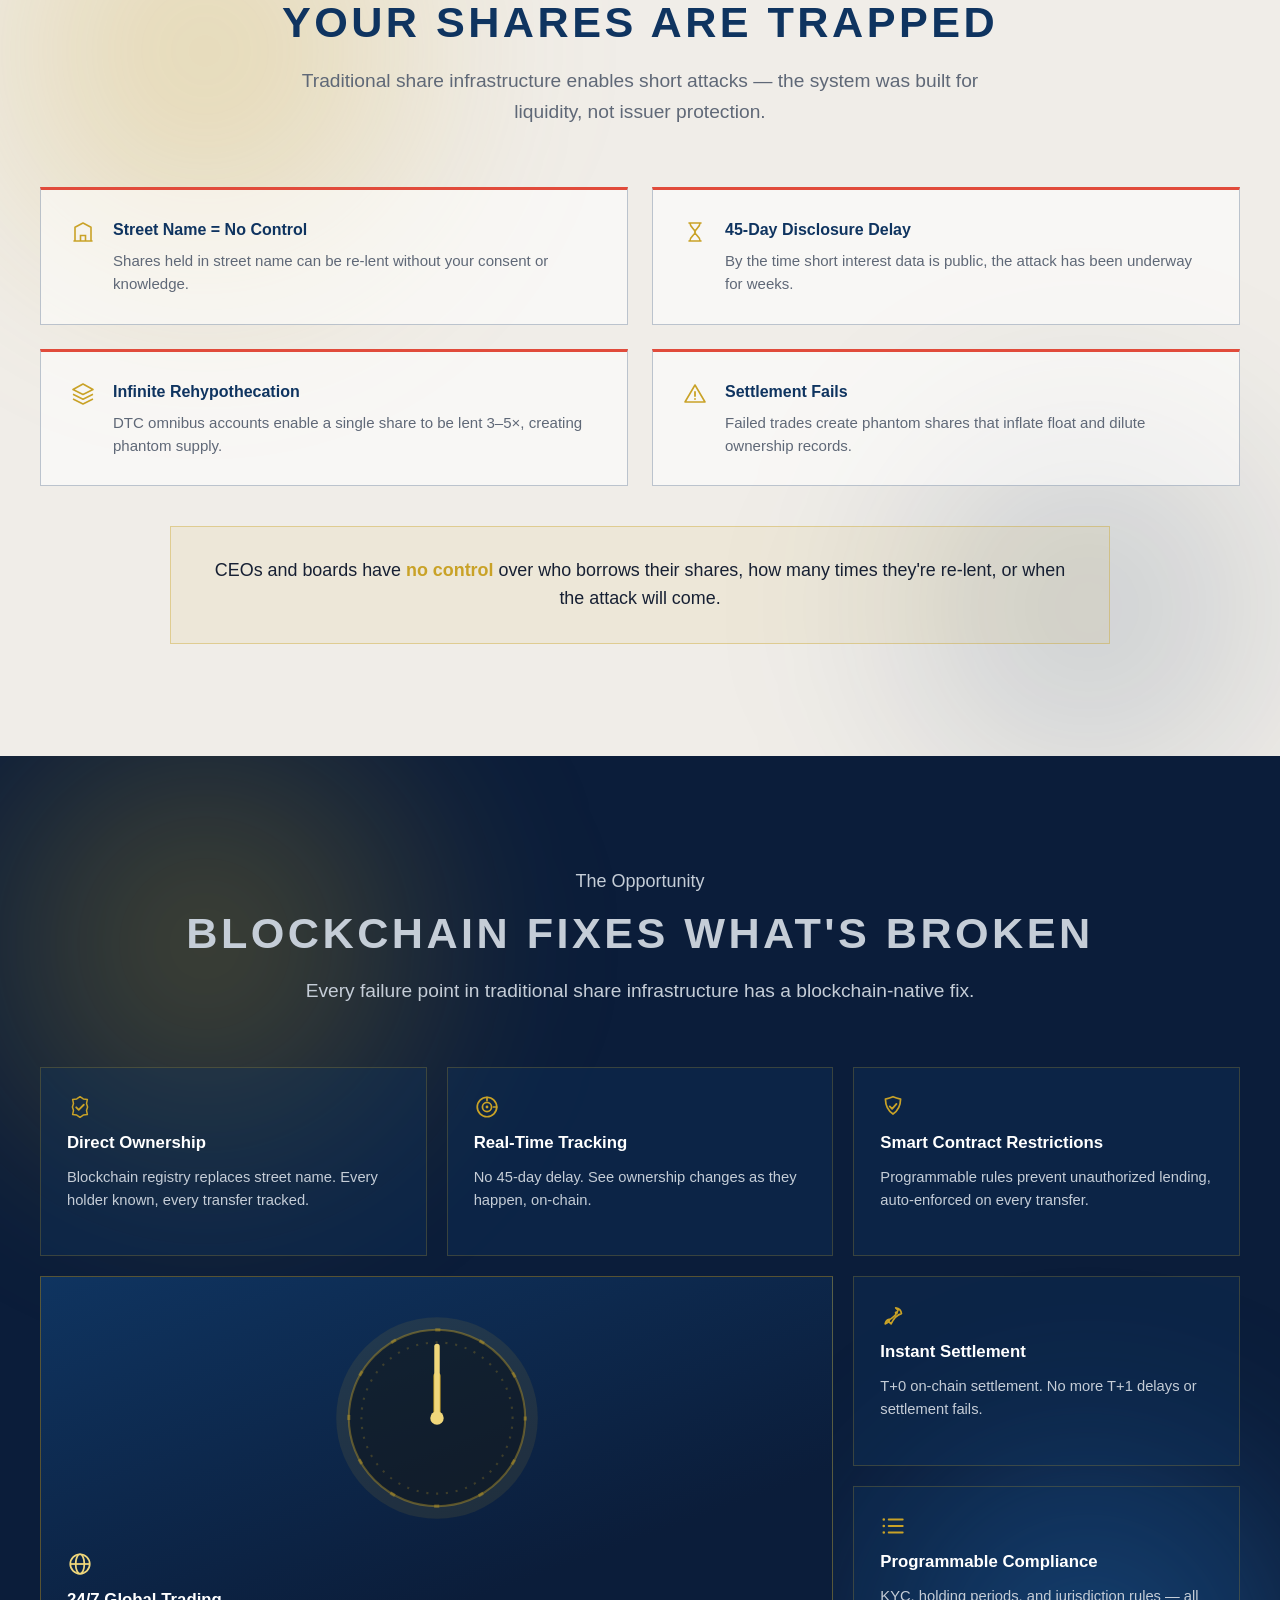
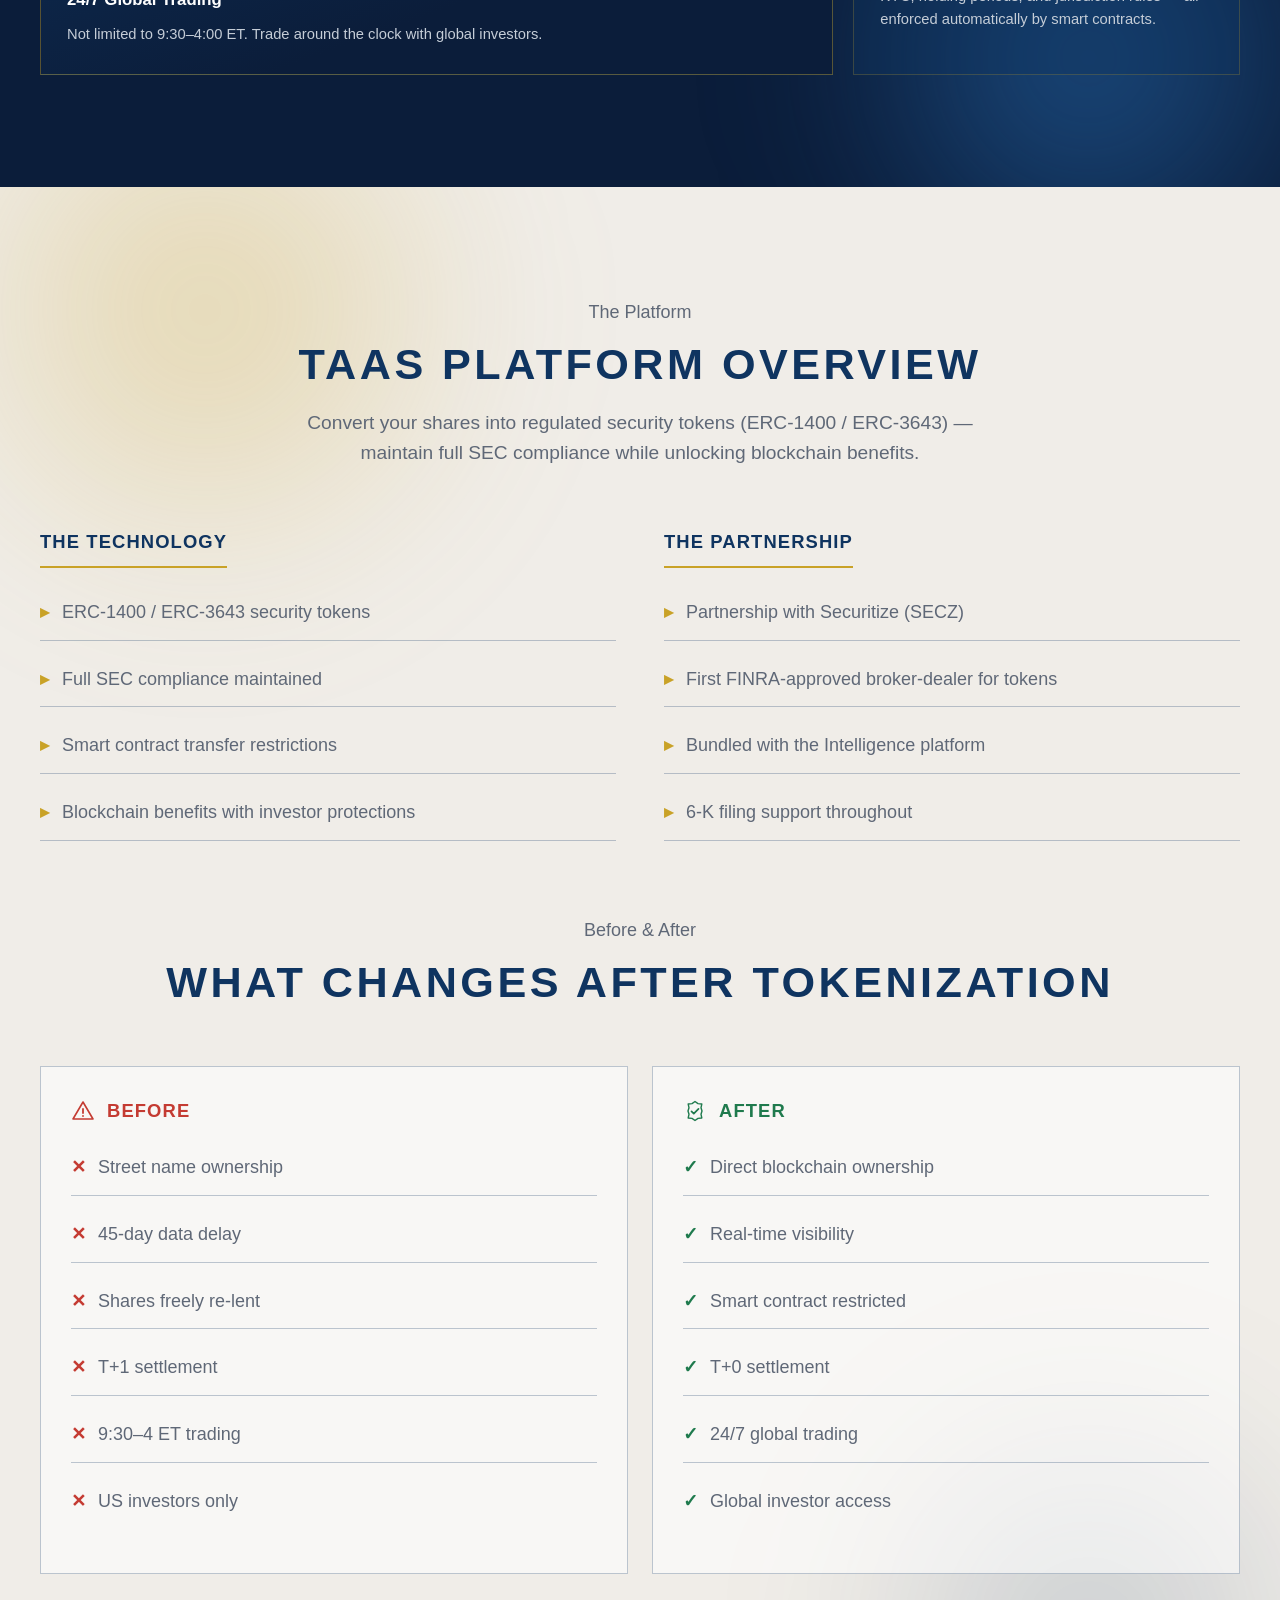
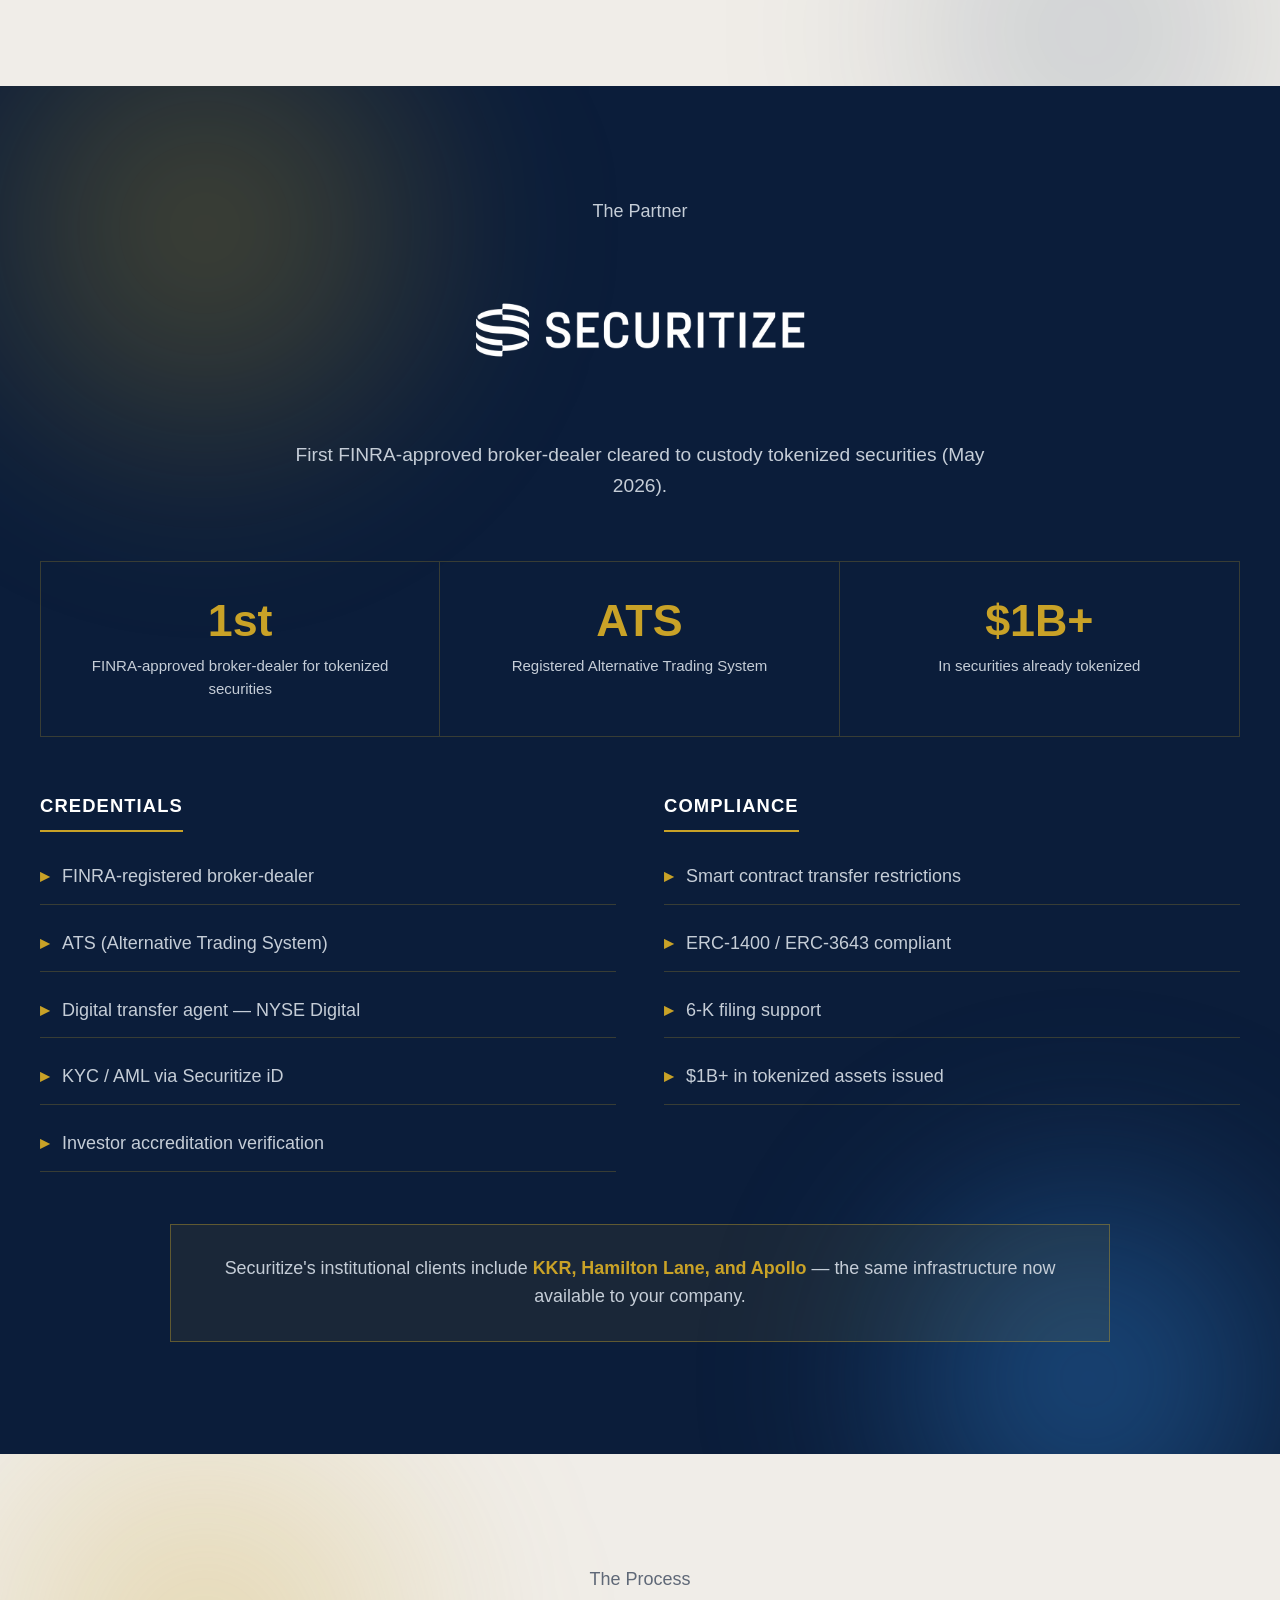
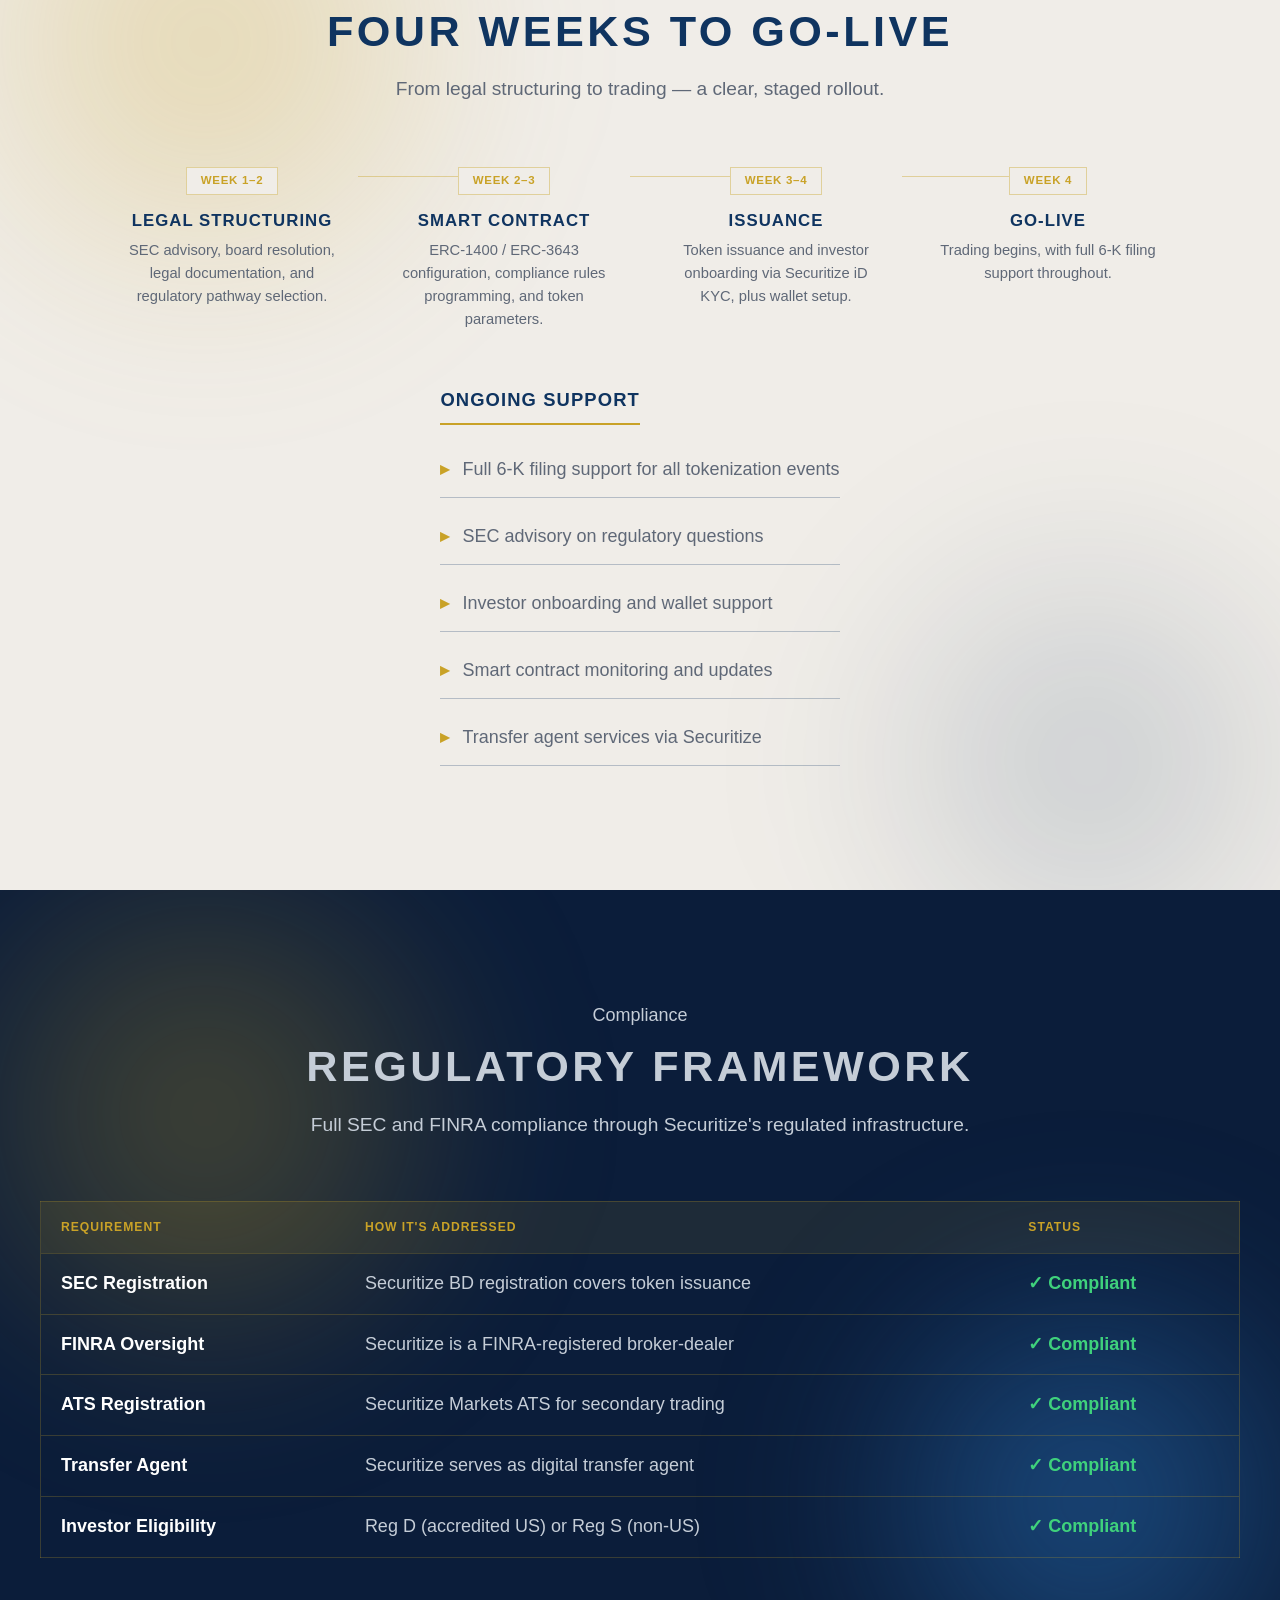
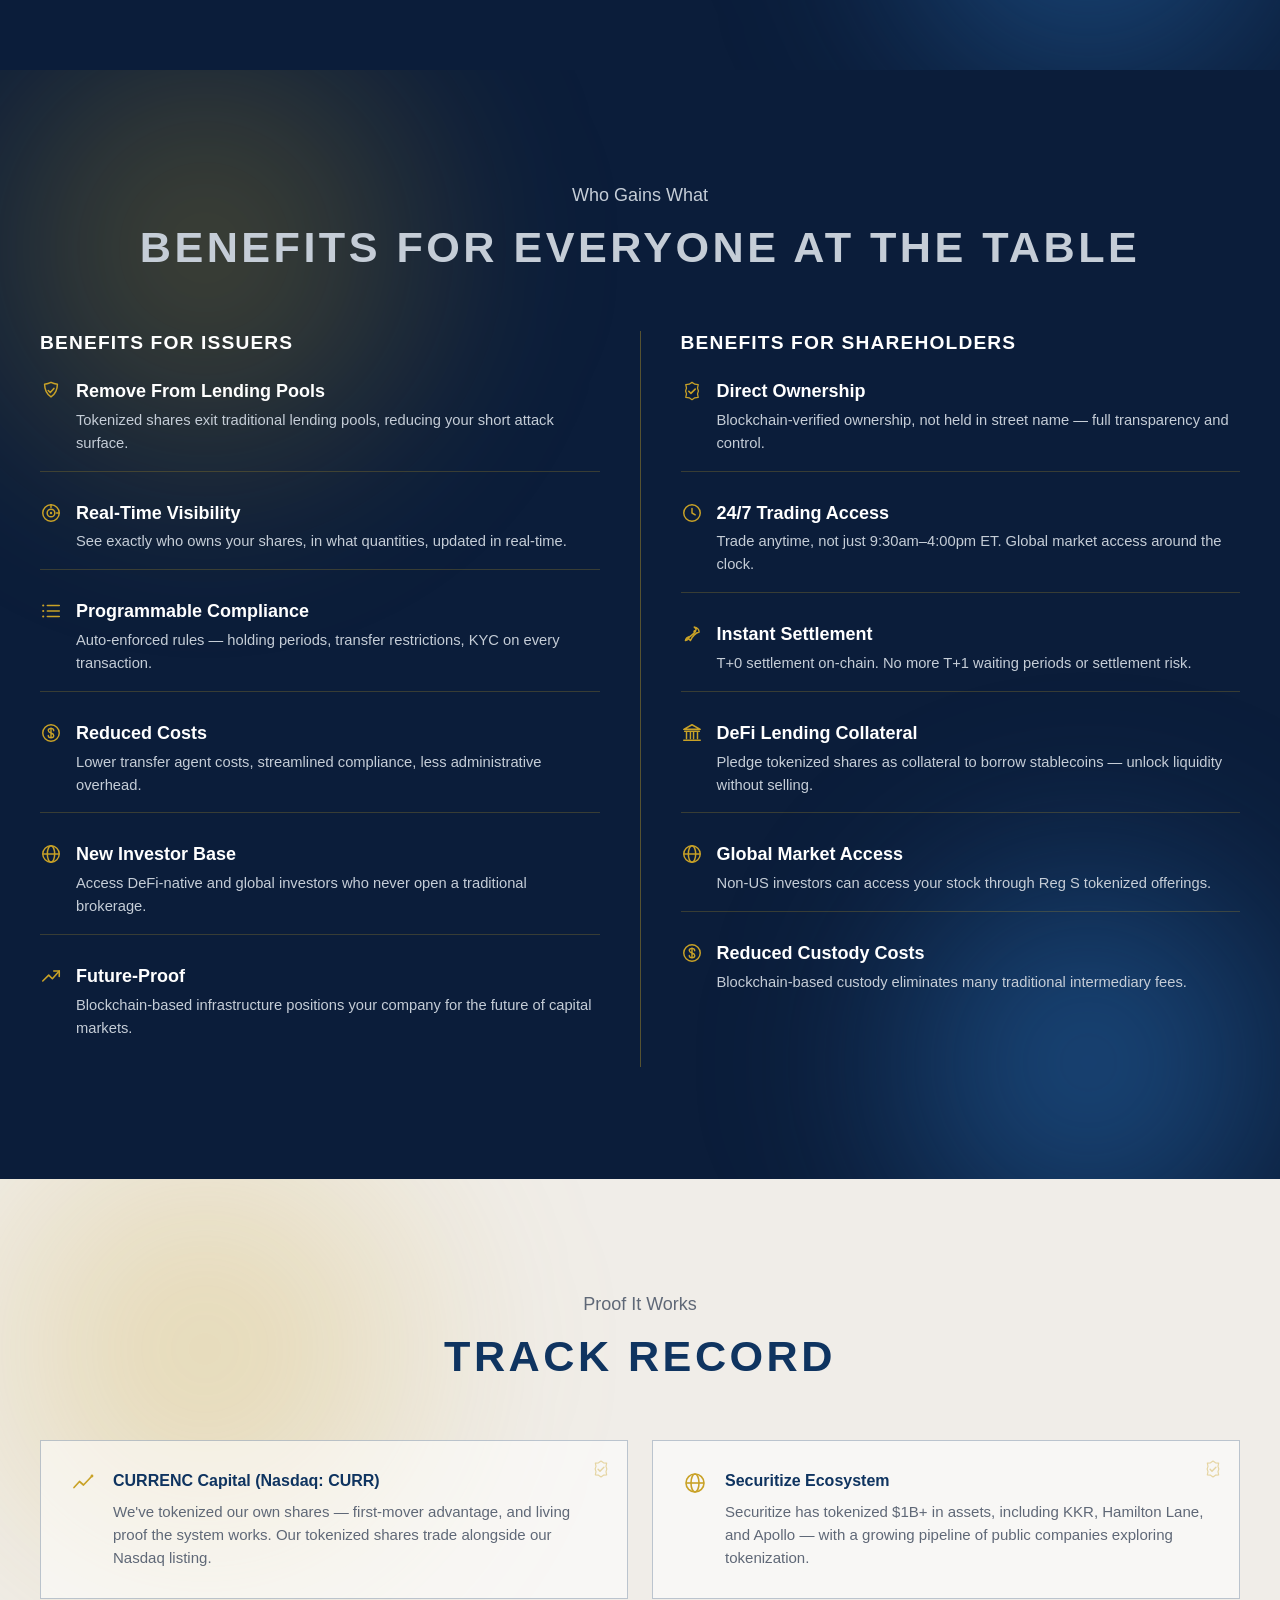
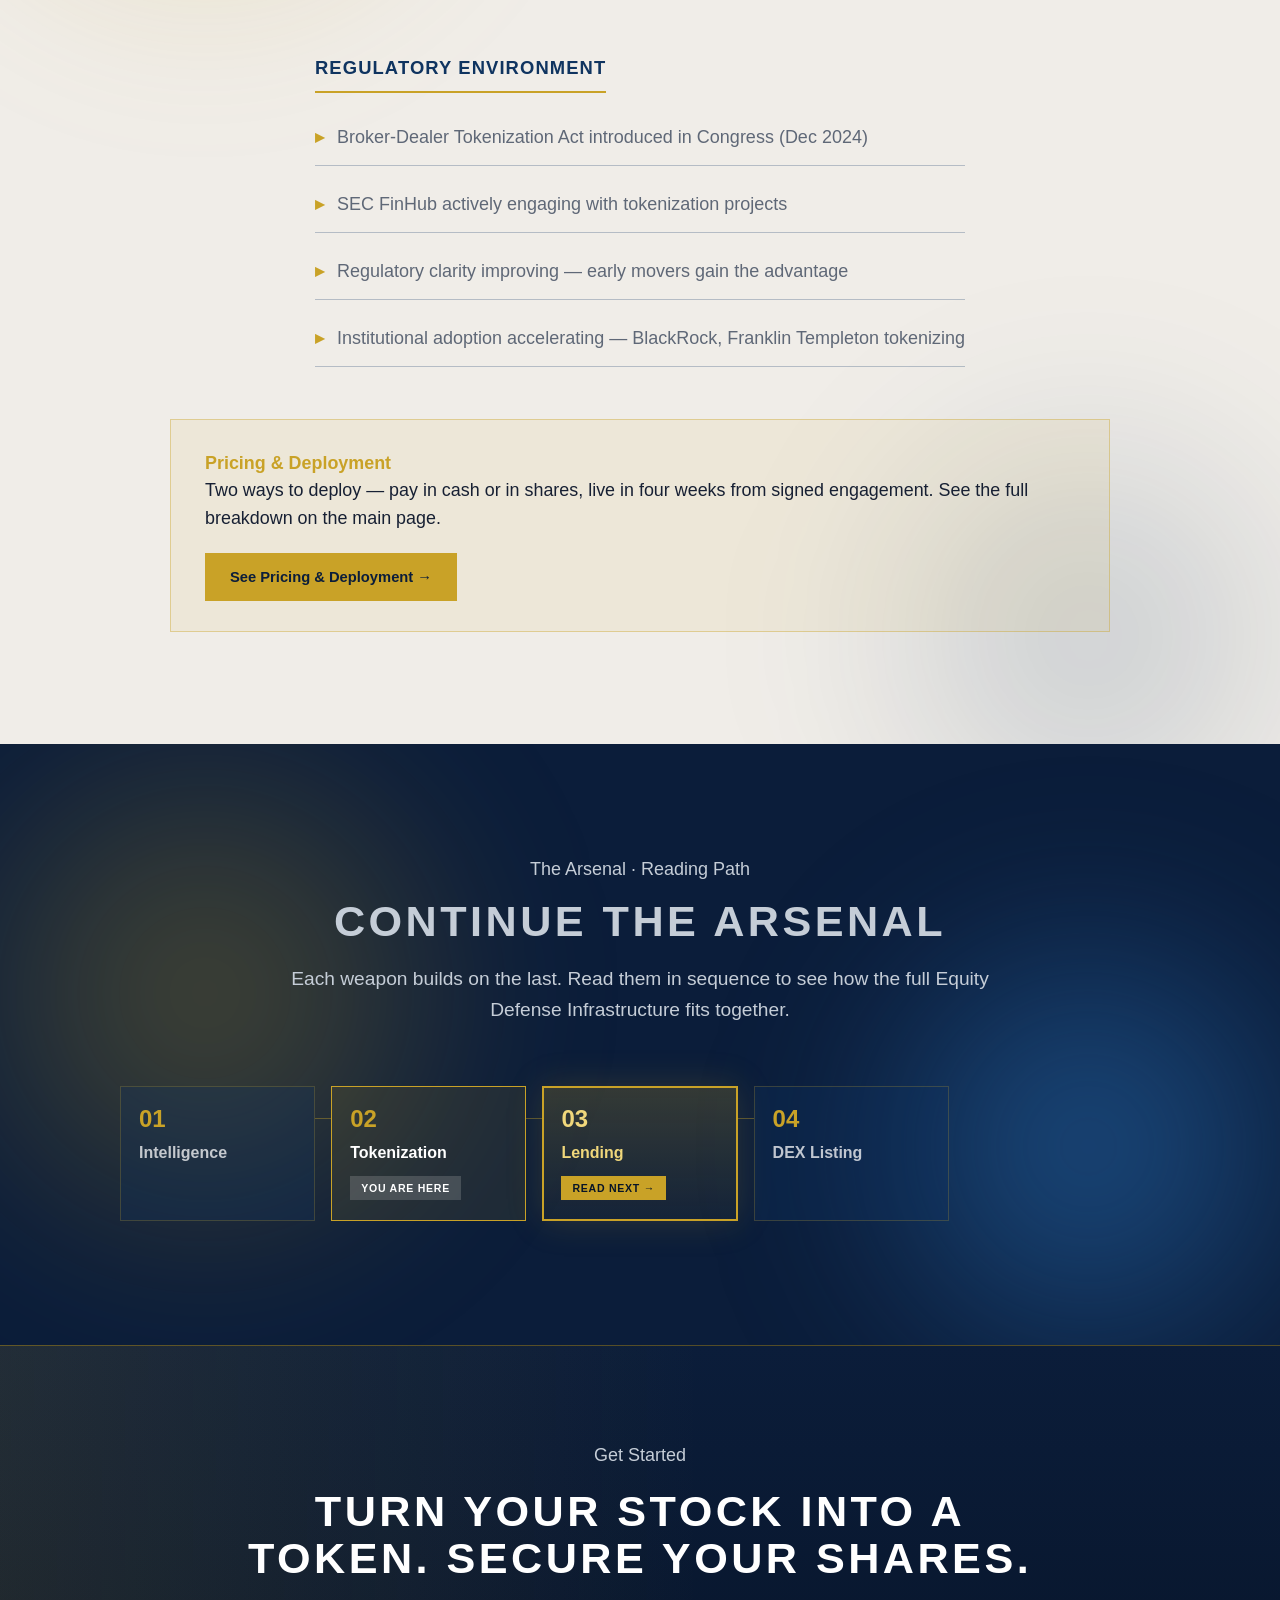
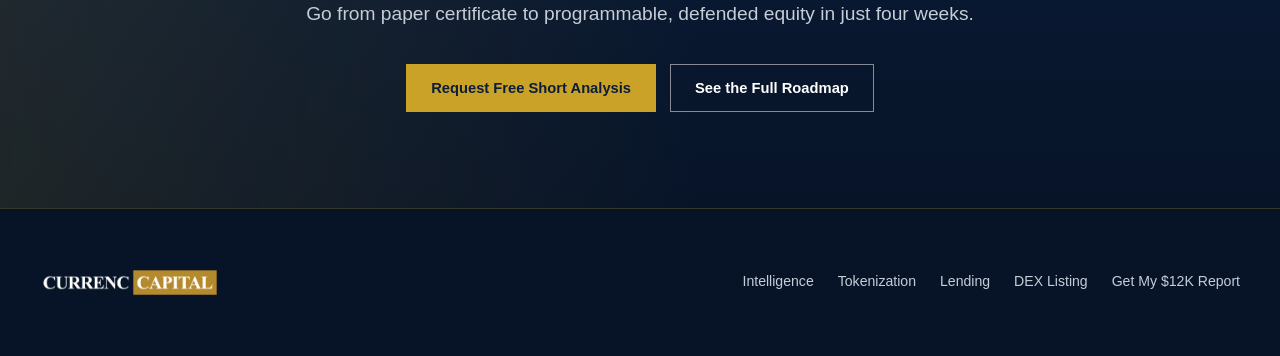
<file: weapon-tokenization.html>
<!doctype html>
<html lang="en">
  <head>
    <meta charset="utf-8" />
    <meta name="viewport" content="width=device-width, initial-scale=1" />
    <title>Tokenization (TaaS) | CURRENC Capital x Securitize</title>
    <meta name="description" content="Turn your stock into a token. Tokenization-as-a-Service with Securitize — SEC-compliant, FINRA-approved, four weeks to go-live." />
    <link rel="stylesheet" href="./styles.css?v=2026071an" />
  </head>
  <body>
    <svg class="icon-sprite" aria-hidden="true" focusable="false">
      <defs>
        <symbol id="icon-radar" viewBox="0 0 24 24">
          <circle cx="12" cy="12" r="9" fill="none" stroke="currentColor" stroke-width="1.6" />
          <circle cx="12" cy="12" r="4.2" fill="none" stroke="currentColor" stroke-width="1.6" />
          <circle cx="12" cy="12" r="1.3" fill="currentColor" stroke="none" />
          <path d="M12 3v3M21 12h-3" stroke="currentColor" stroke-width="1.6" stroke-linecap="round" />
        </symbol>
        <symbol id="icon-coin" viewBox="0 0 24 24">
          <circle cx="12" cy="12" r="8.5" fill="none" stroke="currentColor" stroke-width="1.6" />
          <circle cx="12" cy="12" r="4" fill="none" stroke="currentColor" stroke-width="1.4" />
          <path d="M12 2v2.2M12 19.8V22M2 12h2.2M19.8 12H22" stroke="currentColor" stroke-width="1.4" stroke-linecap="round" />
        </symbol>
        <symbol id="icon-bank" viewBox="0 0 24 24">
          <path d="M12 3 3 8h18L12 3z" fill="none" stroke="currentColor" stroke-width="1.6" stroke-linejoin="round" />
          <path d="M4 10h16M6 10v8M10.3 10v8M13.7 10v8M18 10v8M3 20h18" stroke="currentColor" stroke-width="1.6" stroke-linecap="round" />
        </symbol>
        <symbol id="icon-globe" viewBox="0 0 24 24">
          <circle cx="12" cy="12" r="9" fill="none" stroke="currentColor" stroke-width="1.6" />
          <ellipse cx="12" cy="12" rx="4" ry="9" fill="none" stroke="currentColor" stroke-width="1.6" />
          <path d="M3 12h18" stroke="currentColor" stroke-width="1.6" />
        </symbol>
        <symbol id="icon-megaphone" viewBox="0 0 24 24">
          <path d="M3 10v4h3l8 4.5V5.5L6 10H3z" fill="none" stroke="currentColor" stroke-width="1.6" stroke-linejoin="round" />
          <path d="M15 9.2a4 4 0 010 5.6" fill="none" stroke="currentColor" stroke-width="1.6" stroke-linecap="round" />
        </symbol>
        <symbol id="icon-ticker" viewBox="0 0 24 24">
          <path d="M3 16.5l5.5-6 4 3.5L21 5" fill="none" stroke="currentColor" stroke-width="1.7" stroke-linecap="round" stroke-linejoin="round" />
          <circle cx="21" cy="5" r="1.4" fill="currentColor" stroke="none" />
        </symbol>
        <symbol id="icon-clock" viewBox="0 0 24 24">
          <circle cx="12" cy="12" r="9" fill="none" stroke="currentColor" stroke-width="1.6" />
          <path d="M12 7v5l3.5 2" fill="none" stroke="currentColor" stroke-width="1.6" stroke-linecap="round" stroke-linejoin="round" />
        </symbol>
        <symbol id="icon-no-cash" viewBox="0 0 24 24">
          <rect x="2.5" y="6.5" width="19" height="12" rx="1.4" fill="none" stroke="currentColor" stroke-width="1.6" />
          <circle cx="12" cy="12.5" r="3" fill="none" stroke="currentColor" stroke-width="1.5" />
          <path d="M4 20L20 4" stroke="currentColor" stroke-width="1.6" stroke-linecap="round" />
        </symbol>
        <symbol id="icon-building" viewBox="0 0 24 24">
          <path d="M4 21V7.2L12 3l8 4.2V21" fill="none" stroke="currentColor" stroke-width="1.6" stroke-linejoin="round" />
          <path d="M9.5 21v-5.5h5V21M3 21h18" fill="none" stroke="currentColor" stroke-width="1.6" stroke-linecap="round" />
        </symbol>
        <symbol id="icon-warning" viewBox="0 0 24 24">
          <path d="M12 3 22 20H2L12 3z" fill="none" stroke="currentColor" stroke-width="1.6" stroke-linejoin="round" />
          <path d="M12 10v4M12 17h.01" stroke="currentColor" stroke-width="1.8" stroke-linecap="round" />
        </symbol>
        <symbol id="icon-gauge" viewBox="0 0 24 24">
          <path d="M4 16a8 8 0 0116 0" fill="none" stroke="currentColor" stroke-width="1.6" stroke-linecap="round" />
          <path d="M12 16l4.2-5" stroke="currentColor" stroke-width="1.6" stroke-linecap="round" />
          <circle cx="12" cy="16" r="1.3" fill="currentColor" stroke="none" />
        </symbol>
        <symbol id="icon-trend-down" viewBox="0 0 24 24">
          <path d="M3 6l6.5 6.5 4-4L21 17" fill="none" stroke="currentColor" stroke-width="1.7" stroke-linecap="round" stroke-linejoin="round" />
          <path d="M21 10.5V17h-6.5" fill="none" stroke="currentColor" stroke-width="1.7" stroke-linecap="round" stroke-linejoin="round" />
        </symbol>
        <symbol id="icon-trend-up" viewBox="0 0 24 24">
          <path d="M3 17.5l6.5-6.5 4 4L21 6.5" fill="none" stroke="currentColor" stroke-width="1.7" stroke-linecap="round" stroke-linejoin="round" />
          <path d="M15 6.5h6V12.5" fill="none" stroke="currentColor" stroke-width="1.7" stroke-linecap="round" stroke-linejoin="round" />
        </symbol>
        <symbol id="icon-hourglass" viewBox="0 0 24 24">
          <path d="M6 3h12M6 21h12" stroke="currentColor" stroke-width="1.6" stroke-linecap="round" />
          <path d="M7 3c0 5 5 5.4 5 9s-5 4-5 9M17 3c0 5-5 5.4-5 9s5 4 5 9" fill="none" stroke="currentColor" stroke-width="1.6" stroke-linejoin="round" />
        </symbol>
        <symbol id="icon-layers" viewBox="0 0 24 24">
          <path d="M12 2 2 7.5l10 5 10-5L12 2z" fill="none" stroke="currentColor" stroke-width="1.6" stroke-linejoin="round" />
          <path d="M2 12.3l10 5 10-5M2 17l10 5 10-5" fill="none" stroke="currentColor" stroke-width="1.6" stroke-linejoin="round" />
        </symbol>
        <symbol id="icon-shuffle" viewBox="0 0 24 24">
          <path d="M17 3h4v4M3 21 21 3M21 17v4h-4M14.5 14.5 21 21M3 3l5.5 5.5" fill="none" stroke="currentColor" stroke-width="1.6" stroke-linecap="round" stroke-linejoin="round" />
        </symbol>
        <symbol id="icon-moon" viewBox="0 0 24 24">
          <path d="M20.5 13.4A8.5 8.5 0 1110.6 3.5a7 7 0 009.9 9.9z" fill="none" stroke="currentColor" stroke-width="1.6" stroke-linejoin="round" />
        </symbol>
        <symbol id="icon-arrow-right" viewBox="0 0 24 24">
          <path d="M4 12h14M13 6l6 6-6 6" fill="none" stroke="currentColor" stroke-width="1.8" stroke-linecap="square" />
        </symbol>
        <symbol id="icon-badge-check" viewBox="0 0 24 24">
          <path d="M12 2.5 15 4.6 18.8 5 18 8.8 19 12l-1 3.2.8 3.8-3.8.4L12 21.5 9 19.4l-3.8-.4.8-3.8L5 12l1-3.2L5.2 5 9 4.6 12 2.5z" fill="none" stroke="currentColor" stroke-width="1.4" stroke-linejoin="round" />
          <path d="M8.5 12.3l2.3 2.3 4.7-4.7" fill="none" stroke="currentColor" stroke-width="1.7" stroke-linecap="round" stroke-linejoin="round" />
        </symbol>
        <symbol id="icon-rocket" viewBox="0 0 24 24">
          <path d="M14.5 4.5c3 .3 5 2.3 5.3 5.3-3.6.9-7.5 5.2-9.6 9.4l-3-3c4.2-2.1 8.5-6 9.4-9.6z" fill="none" stroke="currentColor" stroke-width="1.6" stroke-linejoin="round" />
          <path d="M4.8 19.2c.6-2.2 1.8-3.6 3.6-4M4.8 19.2c2.2-.6 3.6-1.8 4-3.6" fill="none" stroke="currentColor" stroke-width="1.6" stroke-linecap="round" />
          <circle cx="15" cy="9" r="1.4" fill="currentColor" stroke="none" />
        </symbol>
        <symbol id="icon-dollar" viewBox="0 0 24 24">
          <circle cx="12" cy="12" r="9" fill="none" stroke="currentColor" stroke-width="1.6" />
          <path d="M12 6.5v11M15 9.6c0-1.5-1.4-2.6-3-2.6s-3 1-3 2.4 1.3 2 3 2.6 3 1.1 3 2.6-1.4 2.4-3 2.4-3-1.1-3-2.4" fill="none" stroke="currentColor" stroke-width="1.5" stroke-linecap="round" />
        </symbol>
        <symbol id="icon-calendar" viewBox="0 0 24 24">
          <rect x="3" y="5" width="18" height="16" rx="1.4" fill="none" stroke="currentColor" stroke-width="1.6" />
          <path d="M3 10h18M8 3v4M16 3v4" stroke="currentColor" stroke-width="1.6" stroke-linecap="round" />
        </symbol>
        <symbol id="icon-mail" viewBox="0 0 24 24">
          <rect x="2.5" y="5" width="19" height="14" rx="1.4" fill="none" stroke="currentColor" stroke-width="1.6" />
          <path d="M3.5 6.5 12 13l8.5-6.5" fill="none" stroke="currentColor" stroke-width="1.6" stroke-linecap="round" stroke-linejoin="round" />
        </symbol>
        <symbol id="icon-doc" viewBox="0 0 24 24">
          <path d="M6 2.5h8L19 7.5V21.5H6z" fill="none" stroke="currentColor" stroke-width="1.6" stroke-linejoin="round" />
          <path d="M14 2.5v5h5M9 12h7M9 15.5h7M9 8.5h3" stroke="currentColor" stroke-width="1.5" stroke-linecap="round" />
        </symbol>
        <symbol id="icon-book" viewBox="0 0 24 24">
          <path d="M4 4.5A2.5 2.5 0 016.5 2H20v17.5H6.5A2.5 2.5 0 004 22z" fill="none" stroke="currentColor" stroke-width="1.6" stroke-linejoin="round" />
          <path d="M4 19.5A2.5 2.5 0 016.5 17H20M8 6.5h8" stroke="currentColor" stroke-width="1.6" stroke-linecap="round" />
        </symbol>
        <symbol id="icon-list" viewBox="0 0 24 24">
          <path d="M8 6h13M8 12h13M8 18h13" stroke="currentColor" stroke-width="1.7" stroke-linecap="round" />
          <path d="M3.5 6h.01M3.5 12h.01M3.5 18h.01" stroke="currentColor" stroke-width="2.4" stroke-linecap="round" />
        </symbol>
        <symbol id="icon-send" viewBox="0 0 24 24">
          <path d="M21 3 3 10.5l7 2.5 2.5 7L21 3z" fill="none" stroke="currentColor" stroke-width="1.6" stroke-linejoin="round" />
          <path d="M10 13 21 3" stroke="currentColor" stroke-width="1.6" stroke-linecap="round" />
        </symbol>
        <symbol id="icon-shield" viewBox="0 0 24 24">
          <path d="M12 2.5c2.6 1.2 4.6 1.7 7 2.2-.1 6.3-2 10.6-7 13.8-5-3.2-6.9-7.5-7-13.8 2.4-.5 4.4-1 7-2.2z" fill="none" stroke="currentColor" stroke-width="1.6" stroke-linejoin="round" />
          <path d="M9 11.5l2.2 2.2 4-4.5" fill="none" stroke="currentColor" stroke-width="1.7" stroke-linecap="round" stroke-linejoin="round" />
        </symbol>
      </defs>
    </svg>

    <header class="site-header">
      <div class="container header-inner">
        <a class="brand" href="./index.html" aria-label="CURRENC Capital home">
          <img src="./Resources/All-Logos_Currenc-Capital_Logo_White.png" alt="CURRENC Capital" />
        </a>
        <button class="nav-toggle" type="button" aria-label="Open menu" aria-expanded="false" aria-controls="primary-nav">
          <span></span><span></span><span></span>
        </button>
        <nav class="site-nav" id="primary-nav" aria-label="Primary navigation">
          <a data-i18n="common.nav.home" href="./index.html">Home</a>
          <a data-i18n="common.nav.story" href="./our-story.html">Our Story</a>
          <a data-i18n="common.nav.problem" href="./index.html#problem">Problem</a>
          <div class="nav-dd">
            <a class="nav-dd-toggle" href="./index.html#solution"><span data-i18n="common.nav.arsenal">Arsenal</span><svg class="nav-chev" viewBox="0 0 16 16" width="12" height="12" fill="none" aria-hidden="true"><path d="M4 6l4 4 4-4" stroke="currentColor" stroke-width="1.6" stroke-linecap="round" stroke-linejoin="round"/></svg></a>
            <div class="nav-dd-menu">
              <a data-i18n="common.nav.arsenal_overview" href="./index.html#solution">Arsenal Overview</a>
              <a data-i18n="common.nav.w01" href="weapon-intelligence.html">01 · Intelligence</a>
              <a data-i18n="common.nav.w02" href="weapon-tokenization.html">02 · Tokenization</a>
              <a data-i18n="common.nav.w03" href="weapon-lending.html">03 · Lending</a>
              <a data-i18n="common.nav.w04" href="weapon-dex-listing.html">04 · DEX Listing</a>
            </div>
          </div>
          <a data-i18n="common.nav.deployment" href="./index.html#deployment">Deployment</a>
          <a data-i18n="common.nav.partner" href="./partner-reseller.html">Partner Reseller (IR)</a>
          <a class="nav-cta nav-cta-mobile" data-i18n="common.cta.report" href="./short-analysis.html">Get My $12K Report</a>
          <div class="lang-switch lang-switch-mobile">
            <select class="lang-select" aria-label="Select language">
              <option value="en">Eng</option>
              <option value="zh-Hant">繁</option>
              <option value="zh-Hans">簡</option>
            </select>
          </div>
          
        </nav>
        <div class="lang-switch lang-switch-desktop">
          <select class="lang-select" aria-label="Select language">
            <option value="en">Eng</option>
            <option value="zh-Hant">繁</option>
            <option value="zh-Hans">簡</option>
          </select>
        </div>
        
        <a class="nav-cta nav-cta-desktop" data-i18n="common.cta.report" href="./short-analysis.html">Get My $12K Report</a>
      </div>
    </header>
    <div class="nav-scrim" hidden></div>

    <main class="token-enhanced">
      <section class="page-hero token-hero-split">
        <div class="container hero-split-grid">
          <div class="hero-split-text">
            <span data-i18n="token.sec01.001" class="page-hero-num" aria-hidden="true">02</span>
            <p data-i18n="token.sec01.002" class="hero-kicker">Weapon 02 · TaaS — Partner: Securitize</p>
            <h1 data-i18n="token.sec01.003">TOKENIZATION <span class="h1-accent">TURN YOUR STOCK INTO A TOKEN.</span></h1>
            <p data-i18n="token.sec01.004" class="hero-subhead">Tokenization-as-a-Service. SEC-compliant. FINRA-approved. Four weeks to go-live.</p>
            <div class="hero-actions">
              <a data-i18n="token.sec01.005" class="button button-primary" href="./short-analysis.html">Request Free Short Analysis</a>
              <a data-i18n="token.sec01.006" class="button button-secondary" href="./index.html#investment">See Pricing &amp; Deployment</a>
            </div>
          </div>
          <div class="hero-split-visual" aria-hidden="true">
            <img src="./Resources/tokenize_hero.png" alt="" class="token-hero-image" />
          </div>
        </div>
      </section>

      <section class="section-full section-dark reveal">
        <div class="anim-bg" aria-hidden="true"></div>
        <div class="container">
          <div class="section-heading centered">
            <p data-i18n="token.sec02.001" class="eyebrow">Tokenization-as-a-Service</p>
            <h2 data-i18n="token.sec02.002">SECURITIZE HIGHLIGHTS</h2>
            <p data-i18n="token.sec02.003" class="section-subtitle">The only tokenization partner with a regulator-cleared track record.</p>
          </div>
          <ul class="token-caps reveal-stagger">
            <li><span class="cap-ic"><svg class="icon" aria-hidden="true"><use href="#icon-badge-check"></use></svg></span><span data-i18n="token.sec02.004" class="cap-tx">First FINRA-approved BD for tokens</span></li>
            <li><span class="cap-ic"><svg class="icon" aria-hidden="true"><use href="#icon-shield"></use></svg></span><span data-i18n="token.sec02.005" class="cap-tx">ATS registered</span></li>
            <li><span class="cap-ic"><svg class="icon" aria-hidden="true"><use href="#icon-dollar"></use></svg></span><span data-i18n="token.sec02.006" class="cap-tx">$1B+ tokenized assets</span></li>
            <li><span class="cap-ic"><svg class="icon" aria-hidden="true"><use href="#icon-list"></use></svg></span><span data-i18n="token.sec02.007" class="cap-tx">ERC-1400 / ERC-3643 compliant</span></li>
          </ul>
        </div>
      </section>

      <section id="problem" class="section-full section-light reveal">
        <div class="anim-bg light" aria-hidden="true"></div>
        <div class="container">
          <div class="section-heading centered">
            <p data-i18n="token.problem.001" class="eyebrow">The Problem</p>
            <h2 data-i18n="token.problem.002">YOUR SHARES ARE TRAPPED</h2>
            <p data-i18n="token.problem.003" class="section-subtitle">Traditional share infrastructure enables short attacks — the system was built for liquidity, not issuer protection.</p>
          </div>
          <div class="detail-grid token-problem-grid reveal-stagger">
            <article class="detail-card">
              <svg class="icon" aria-hidden="true"><use href="#icon-building"></use></svg>
              <div><strong data-i18n="token.problem.004">Street Name = No Control</strong><p data-i18n="token.problem.005">Shares held in street name can be re-lent without your consent or knowledge.</p></div>
            </article>
            <article class="detail-card">
              <svg class="icon" aria-hidden="true"><use href="#icon-hourglass"></use></svg>
              <div><strong data-i18n="token.problem.006">45-Day Disclosure Delay</strong><p data-i18n="token.problem.007">By the time short interest data is public, the attack has been underway for weeks.</p></div>
            </article>
            <article class="detail-card">
              <svg class="icon" aria-hidden="true"><use href="#icon-layers"></use></svg>
              <div><strong data-i18n="token.problem.008">Infinite Rehypothecation</strong><p data-i18n="token.problem.009">DTC omnibus accounts enable a single share to be lent 3–5×, creating phantom supply.</p></div>
            </article>
            <article class="detail-card">
              <svg class="icon" aria-hidden="true"><use href="#icon-warning"></use></svg>
              <div><strong data-i18n="token.problem.010">Settlement Fails</strong><p data-i18n="token.problem.011">Failed trades create phantom shares that inflate float and dilute ownership records.</p></div>
            </article>
          </div>
          <div class="callout-band">CEOs and boards have <strong data-i18n="token.problem.012">no control</strong> over who borrows their shares, how many times they're re-lent, or when the attack will come.</div>
        </div>
      </section>

      <section class="section-full section-dark reveal">
        <div class="anim-bg" aria-hidden="true"></div>
        <div class="container">
          <div class="section-heading centered">
            <p data-i18n="token.sec04.001" class="eyebrow">The Opportunity</p>
            <h2 data-i18n="token.sec04.002">BLOCKCHAIN FIXES WHAT'S BROKEN</h2>
            <p data-i18n="token.sec04.003" class="section-subtitle">Every failure point in traditional share infrastructure has a blockchain-native fix.</p>
          </div>
          <div class="token-bento reveal-stagger">
            <article class="bento-cell">
              <svg class="icon" aria-hidden="true"><use href="#icon-badge-check"></use></svg>
              <strong data-i18n="token.sec04.004">Direct Ownership</strong><p data-i18n="token.sec04.005">Blockchain registry replaces street name. Every holder known, every transfer tracked.</p>
            </article>
            <article class="bento-cell">
              <svg class="icon" aria-hidden="true"><use href="#icon-radar"></use></svg>
              <strong data-i18n="token.sec04.006">Real-Time Tracking</strong><p data-i18n="token.sec04.007">No 45-day delay. See ownership changes as they happen, on-chain.</p>
            </article>
            <article class="bento-cell">
              <svg class="icon" aria-hidden="true"><use href="#icon-shield"></use></svg>
              <strong data-i18n="token.sec04.008">Smart Contract Restrictions</strong><p data-i18n="token.sec04.009">Programmable rules prevent unauthorized lending, auto-enforced on every transfer.</p>
            </article>
            <article class="bento-cell bento-feature">
              <div class="bento-clock-viz" aria-hidden="true">
                <svg class="clock-sweep-svg" viewBox="0 0 100 100" role="img">
                  <circle cx="50" cy="50" r="48" class="clock-glow"/>
                  <circle cx="50" cy="50" r="42" class="clock-face"/>
                  <circle cx="50" cy="50" r="42" class="clock-tick-ring"/>
                  <circle cx="50" cy="50" r="36" class="clock-tick-ring fine"/>
                  <line x1="50" y1="50" x2="50" y2="30" class="clock-hand clock-hand-hour"/>
                  <line x1="50" y1="50" x2="50" y2="16" class="clock-hand"/>
                  <circle cx="50" cy="50" r="3.2" class="clock-hub"/>
                </svg>
              </div>
              <svg class="icon" aria-hidden="true"><use href="#icon-globe"></use></svg>
              <strong data-i18n="token.sec04.012">24/7 Global Trading</strong><p data-i18n="token.sec04.013">Not limited to 9:30–4:00 ET. Trade around the clock with global investors.</p>
            </article>
            <article class="bento-cell">
              <svg class="icon" aria-hidden="true"><use href="#icon-rocket"></use></svg>
              <strong data-i18n="token.sec04.010">Instant Settlement</strong><p data-i18n="token.sec04.011">T+0 on-chain settlement. No more T+1 delays or settlement fails.</p>
            </article>
            <article class="bento-cell">
              <svg class="icon" aria-hidden="true"><use href="#icon-list"></use></svg>
              <strong data-i18n="token.sec04.014">Programmable Compliance</strong><p data-i18n="token.sec04.015">KYC, holding periods, and jurisdiction rules — all enforced automatically by smart contracts.</p>
            </article>
          </div>
        </div>
      </section>

      <section id="platform" class="section-full section-light reveal">
        <div class="anim-bg light" aria-hidden="true"></div>
        <div class="container">
          <div class="section-heading centered">
            <p data-i18n="token.platform.001" class="eyebrow">The Platform</p>
            <h2 data-i18n="token.platform.002">TaaS PLATFORM OVERVIEW</h2>
            <p data-i18n="token.platform.003" class="section-subtitle">Convert your shares into regulated security tokens (ERC-1400 / ERC-3643) — maintain full SEC compliance while unlocking blockchain benefits.</p>
          </div>
          <div class="wp-cols">
            <div class="wp-col">
              <h3 data-i18n="token.platform.004">The Technology</h3>
              <ul class="tick-list">
                <li data-i18n="token.platform.005">ERC-1400 / ERC-3643 security tokens</li>
                <li data-i18n="token.platform.006">Full SEC compliance maintained</li>
                <li data-i18n="token.platform.007">Smart contract transfer restrictions</li>
                <li data-i18n="token.platform.008">Blockchain benefits with investor protections</li>
              </ul>
            </div>
            <div class="wp-col">
              <h3 data-i18n="token.platform.009">The Partnership</h3>
              <ul class="tick-list">
                <li data-i18n="token.platform.010">Partnership with Securitize (SECZ)</li>
                <li data-i18n="token.platform.011">First FINRA-approved broker-dealer for tokens</li>
                <li data-i18n="token.platform.012">Bundled with the Intelligence platform</li>
                <li data-i18n="token.platform.013">6-K filing support throughout</li>
              </ul>
            </div>
          </div>

          <div class="section-heading centered" style="margin-top:64px;">
            <p data-i18n="token.platform.014" class="eyebrow">Before &amp; After</p>
            <h2 data-i18n="token.platform.015">WHAT CHANGES AFTER TOKENIZATION</h2>
          </div>
          <div class="compare-grid">
            <div class="compare-col bad">
              <h3 data-i18n="token.platform.016"><svg class="icon" aria-hidden="true"><use href="#icon-warning"></use></svg>Before</h3>
              <ul>
                <li data-i18n="token.platform.017"><span class="cx">✕</span>Street name ownership</li>
                <li data-i18n="token.platform.018"><span class="cx">✕</span>45-day data delay</li>
                <li data-i18n="token.platform.019"><span class="cx">✕</span>Shares freely re-lent</li>
                <li data-i18n="token.platform.020"><span class="cx">✕</span>T+1 settlement</li>
                <li data-i18n="token.platform.021"><span class="cx">✕</span>9:30–4 ET trading</li>
                <li data-i18n="token.platform.022"><span class="cx">✕</span>US investors only</li>
              </ul>
            </div>
            <div class="compare-col good">
              <h3 data-i18n="token.platform.023"><svg class="icon" aria-hidden="true"><use href="#icon-badge-check"></use></svg>After</h3>
              <ul>
                <li data-i18n="token.platform.024"><span class="ck">✓</span>Direct blockchain ownership</li>
                <li data-i18n="token.platform.025"><span class="ck">✓</span>Real-time visibility</li>
                <li data-i18n="token.platform.026"><span class="ck">✓</span>Smart contract restricted</li>
                <li data-i18n="token.platform.027"><span class="ck">✓</span>T+0 settlement</li>
                <li data-i18n="token.platform.028"><span class="ck">✓</span>24/7 global trading</li>
                <li data-i18n="token.platform.029"><span class="ck">✓</span>Global investor access</li>
              </ul>
            </div>
          </div>
        </div>
      </section>

      <section class="section-full section-dark reveal">
        <div class="anim-bg" aria-hidden="true"></div>
        <div class="container">
          <div class="section-heading centered">
            <p data-i18n="token.sec06.001" class="eyebrow">The Partner</p>
            <h2 class="token-partner-logo-heading"><img src="./Resources/securitize-white.png" alt="Securitize partnership" class="token-partner-logo" /></h2>
            <p data-i18n="token.sec06.003" class="section-subtitle">First FINRA-approved broker-dealer cleared to custody tokenized securities (May 2026).</p>
          </div>
          <div class="token-partner-metrics reveal-stagger">
            <div class="token-metric"><strong data-i18n="token.sec06.004">1st</strong><span data-i18n="token.sec06.005">FINRA-approved broker-dealer for tokenized securities</span></div>
            <div class="token-metric"><strong data-i18n="token.sec06.006">ATS</strong><span data-i18n="token.sec06.007">Registered Alternative Trading System</span></div>
            <div class="token-metric"><strong data-i18n="token.sec06.008">$1B+</strong><span data-i18n="token.sec06.009">In securities already tokenized</span></div>
          </div>
          <div class="token-partner-details reveal">
            <div class="wp-col">
              <h3 data-i18n="token.sec06.010">Credentials</h3>
              <ul class="tick-list">
                <li data-i18n="token.sec06.011">FINRA-registered broker-dealer</li>
                <li data-i18n="token.sec06.012">ATS (Alternative Trading System)</li>
                <li data-i18n="token.sec06.013">Digital transfer agent — NYSE Digital</li>
                <li data-i18n="token.sec06.014">KYC / AML via Securitize iD</li>
                <li data-i18n="token.sec06.015">Investor accreditation verification</li>
              </ul>
            </div>
            <div class="wp-col">
              <h3 data-i18n="token.sec06.016">Compliance</h3>
              <ul class="tick-list">
                <li data-i18n="token.sec06.017">Smart contract transfer restrictions</li>
                <li data-i18n="token.sec06.018">ERC-1400 / ERC-3643 compliant</li>
                <li data-i18n="token.sec06.019">6-K filing support</li>
                <li data-i18n="token.sec06.020">$1B+ in tokenized assets issued</li>
              </ul>
            </div>
          </div>
          <div class="callout-band">Securitize's institutional clients include <strong data-i18n="token.sec06.021">KKR, Hamilton Lane, and Apollo</strong> — the same infrastructure now available to your company.</div>
        </div>
      </section>

      <section class="section-full section-light reveal">
        <div class="anim-bg light" aria-hidden="true"></div>
        <div class="container">
          <div class="section-heading centered">
            <p data-i18n="token.sec07.001" class="eyebrow">The Process</p>
            <h2 data-i18n="token.sec07.002">FOUR WEEKS TO GO-LIVE</h2>
            <p data-i18n="token.sec07.003" class="section-subtitle">From legal structuring to trading — a clear, staged rollout.</p>
          </div>
          <div class="report-timeline cols-4 reveal-stagger">
            <div class="report-node">
              <span class="report-time" data-i18n="token.sec07.005">Week 1–2</span>
              <h3 data-i18n="token.sec07.004">Legal Structuring</h3>
              <p data-i18n="token.sec07.006">SEC advisory, board resolution, legal documentation, and regulatory pathway selection.</p>
            </div>
            <div class="report-node">
              <span class="report-time" data-i18n="token.sec07.008">Week 2–3</span>
              <h3 data-i18n="token.sec07.007">Smart Contract</h3>
              <p data-i18n="token.sec07.009">ERC-1400 / ERC-3643 configuration, compliance rules programming, and token parameters.</p>
            </div>
            <div class="report-node">
              <span class="report-time" data-i18n="token.sec07.011">Week 3–4</span>
              <h3 data-i18n="token.sec07.010">Issuance</h3>
              <p data-i18n="token.sec07.012">Token issuance and investor onboarding via Securitize iD KYC, plus wallet setup.</p>
            </div>
            <div class="report-node">
              <span class="report-time" data-i18n="token.sec07.014">Week 4</span>
              <h3 data-i18n="token.sec07.013">Go-Live</h3>
              <p data-i18n="token.sec07.015">Trading begins, with full 6-K filing support throughout.</p>
            </div>
          </div>
          <div class="wp-cols" style="margin-top:56px; grid-template-columns: 1fr;">
            <div class="wp-col" style="max-width:860px; margin:0 auto;">
              <h3 data-i18n="token.sec07.016">Ongoing Support</h3>
              <ul class="tick-list">
                <li data-i18n="token.sec07.017">Full 6-K filing support for all tokenization events</li>
                <li data-i18n="token.sec07.018">SEC advisory on regulatory questions</li>
                <li data-i18n="token.sec07.019">Investor onboarding and wallet support</li>
                <li data-i18n="token.sec07.020">Smart contract monitoring and updates</li>
                <li data-i18n="token.sec07.021">Transfer agent services via Securitize</li>
              </ul>
            </div>
          </div>
        </div>
      </section>

      <section class="section-full section-dark reveal">
        <div class="anim-bg" aria-hidden="true"></div>
        <div class="container">
          <div class="section-heading centered">
            <p data-i18n="token.sec08.001" class="eyebrow">Compliance</p>
            <h2 data-i18n="token.sec08.002">REGULATORY FRAMEWORK</h2>
            <p data-i18n="token.sec08.003" class="section-subtitle">Full SEC and FINRA compliance through Securitize's regulated infrastructure.</p>
          </div>
          <table class="data-table">
            <thead><tr><th data-i18n="token.sec08.004">Requirement</th><th data-i18n="token.sec08.005">How It's Addressed</th><th data-i18n="token.sec08.006">Status</th></tr></thead>
            <tbody>
              <tr><td data-i18n="token.sec08.007">SEC Registration</td><td data-i18n="token.sec08.008">Securitize BD registration covers token issuance</td><td data-i18n="token.sec08.009"><span class="ck">✓ Compliant</span></td></tr>
              <tr><td data-i18n="token.sec08.010">FINRA Oversight</td><td data-i18n="token.sec08.011">Securitize is a FINRA-registered broker-dealer</td><td data-i18n="token.sec08.012"><span class="ck">✓ Compliant</span></td></tr>
              <tr><td data-i18n="token.sec08.013">ATS Registration</td><td data-i18n="token.sec08.014">Securitize Markets ATS for secondary trading</td><td data-i18n="token.sec08.015"><span class="ck">✓ Compliant</span></td></tr>
              <tr><td data-i18n="token.sec08.016">Transfer Agent</td><td data-i18n="token.sec08.017">Securitize serves as digital transfer agent</td><td data-i18n="token.sec08.018"><span class="ck">✓ Compliant</span></td></tr>
              <tr><td data-i18n="token.sec08.019">Investor Eligibility</td><td data-i18n="token.sec08.020">Reg D (accredited US) or Reg S (non-US)</td><td data-i18n="token.sec08.021"><span class="ck">✓ Compliant</span></td></tr>
            </tbody>
          </table>
        </div>
      </section>

      <section id="benefits" class="section-full section-dark reveal">
        <div class="anim-bg" aria-hidden="true"></div>
        <div class="container">
          <div class="section-heading centered">
            <p data-i18n="token.benefits.001" class="eyebrow">Who Gains What</p>
            <h2 data-i18n="token.benefits.002">BENEFITS FOR EVERYONE AT THE TABLE</h2>
          </div>
          <div class="token-ledger reveal-stagger">
            <div class="token-ledger-col">
              <h3 data-i18n="token.sec09.001">Benefits for Issuers</h3>
              <ul class="tl-list">
                <li><svg class="icon" aria-hidden="true"><use href="#icon-shield"></use></svg><div><strong data-i18n="token.sec09.003">Remove From Lending Pools</strong><p data-i18n="token.sec09.004">Tokenized shares exit traditional lending pools, reducing your short attack surface.</p></div></li>
                <li><svg class="icon" aria-hidden="true"><use href="#icon-radar"></use></svg><div><strong data-i18n="token.sec09.005">Real-Time Visibility</strong><p data-i18n="token.sec09.006">See exactly who owns your shares, in what quantities, updated in real-time.</p></div></li>
                <li><svg class="icon" aria-hidden="true"><use href="#icon-list"></use></svg><div><strong data-i18n="token.sec09.007">Programmable Compliance</strong><p data-i18n="token.sec09.008">Auto-enforced rules — holding periods, transfer restrictions, KYC on every transaction.</p></div></li>
                <li><svg class="icon" aria-hidden="true"><use href="#icon-dollar"></use></svg><div><strong data-i18n="token.sec09.009">Reduced Costs</strong><p data-i18n="token.sec09.010">Lower transfer agent costs, streamlined compliance, less administrative overhead.</p></div></li>
                <li><svg class="icon" aria-hidden="true"><use href="#icon-globe"></use></svg><div><strong data-i18n="token.sec09.011">New Investor Base</strong><p data-i18n="token.sec09.012">Access DeFi-native and global investors who never open a traditional brokerage.</p></div></li>
                <li><svg class="icon" aria-hidden="true"><use href="#icon-trend-up"></use></svg><div><strong data-i18n="token.sec09.013">Future-Proof</strong><p data-i18n="token.sec09.014">Blockchain-based infrastructure positions your company for the future of capital markets.</p></div></li>
              </ul>
            </div>
            <div class="token-ledger-divider" aria-hidden="true"></div>
            <div class="token-ledger-col">
              <h3 data-i18n="token.sec10.001">Benefits for Shareholders</h3>
              <ul class="tl-list">
                <li><svg class="icon" aria-hidden="true"><use href="#icon-badge-check"></use></svg><div><strong data-i18n="token.sec10.003">Direct Ownership</strong><p data-i18n="token.sec10.004">Blockchain-verified ownership, not held in street name — full transparency and control.</p></div></li>
                <li><svg class="icon" aria-hidden="true"><use href="#icon-clock"></use></svg><div><strong data-i18n="token.sec10.005">24/7 Trading Access</strong><p data-i18n="token.sec10.006">Trade anytime, not just 9:30am–4:00pm ET. Global market access around the clock.</p></div></li>
                <li><svg class="icon" aria-hidden="true"><use href="#icon-rocket"></use></svg><div><strong data-i18n="token.sec10.007">Instant Settlement</strong><p data-i18n="token.sec10.008">T+0 settlement on-chain. No more T+1 waiting periods or settlement risk.</p></div></li>
                <li><svg class="icon" aria-hidden="true"><use href="#icon-bank"></use></svg><div><strong data-i18n="token.sec10.009">DeFi Lending Collateral</strong><p data-i18n="token.sec10.010">Pledge tokenized shares as collateral to borrow stablecoins — unlock liquidity without selling.</p></div></li>
                <li><svg class="icon" aria-hidden="true"><use href="#icon-globe"></use></svg><div><strong data-i18n="token.sec10.011">Global Market Access</strong><p data-i18n="token.sec10.012">Non-US investors can access your stock through Reg S tokenized offerings.</p></div></li>
                <li><svg class="icon" aria-hidden="true"><use href="#icon-dollar"></use></svg><div><strong data-i18n="token.sec10.013">Reduced Custody Costs</strong><p data-i18n="token.sec10.014">Blockchain-based custody eliminates many traditional intermediary fees.</p></div></li>
              </ul>
            </div>
          </div>
        </div>
      </section>

      <section class="section-full section-light reveal">
        <div class="anim-bg light" aria-hidden="true"></div>
        <div class="container">
          <div class="section-heading centered">
            <p data-i18n="token.sec12.001" class="eyebrow">Proof It Works</p>
            <h2 data-i18n="token.sec12.002">TRACK RECORD</h2>
          </div>
          <div class="detail-grid token-track-grid reveal-stagger">
            <article class="detail-card">
              <span class="card-verified-ic" aria-hidden="true"><svg class="icon"><use href="#icon-badge-check"></use></svg></span>
              <svg class="icon" aria-hidden="true"><use href="#icon-ticker"></use></svg>
              <div><strong data-i18n="token.sec12.003">CURRENC Capital (Nasdaq: CURR)</strong><p data-i18n="token.sec12.004">We've tokenized our own shares — first-mover advantage, and living proof the system works. Our tokenized shares trade alongside our Nasdaq listing.</p></div>
            </article>
            <article class="detail-card">
              <span class="card-verified-ic" aria-hidden="true"><svg class="icon"><use href="#icon-badge-check"></use></svg></span>
              <svg class="icon" aria-hidden="true"><use href="#icon-globe"></use></svg>
              <div><strong data-i18n="token.sec12.005">Securitize Ecosystem</strong><p data-i18n="token.sec12.006">Securitize has tokenized $1B+ in assets, including KKR, Hamilton Lane, and Apollo — with a growing pipeline of public companies exploring tokenization.</p></div>
            </article>
          </div>
          <div class="wp-cols" style="margin-top:56px; grid-template-columns: 1fr;">
            <div class="wp-col" style="max-width:860px; margin:0 auto;">
              <h3 data-i18n="token.sec12.007">Regulatory Environment</h3>
              <ul class="tick-list">
                <li data-i18n="token.sec12.008">Broker-Dealer Tokenization Act introduced in Congress (Dec 2024)</li>
                <li data-i18n="token.sec12.009">SEC FinHub actively engaging with tokenization projects</li>
                <li data-i18n="token.sec12.010">Regulatory clarity improving — early movers gain the advantage</li>
                <li data-i18n="token.sec12.011">Institutional adoption accelerating — BlackRock, Franklin Templeton tokenizing</li>
              </ul>
            </div>
          </div>
          <div class="callout-band callout-band-cta">
            <div>
              <strong data-i18n="common.pricing_ptr.title">Pricing &amp; Deployment</strong><br>
              <span data-i18n="common.pricing_ptr.sub">Two ways to deploy — pay in cash or in shares, live in four weeks from signed engagement. See the full breakdown on the main page.</span>
            </div>
            <a data-i18n="common.pricing_ptr.cta" class="button button-primary" href="./index.html#investment">See Pricing &amp; Deployment →</a>
          </div>
        </div>
      </section>

      <!-- READING PATH — continue the arsenal -->
      <section class="section-full section-dark reveal">
        <div class="anim-bg" aria-hidden="true"></div>
        <div class="container">
          <div class="section-heading centered">
            <p data-i18n="common.path.eyebrow" class="eyebrow">The Arsenal · Reading Path</p>
            <h2 data-i18n="common.path.title">CONTINUE THE ARSENAL</h2>
            <p data-i18n="common.path.subtitle" class="section-subtitle">Each weapon builds on the last. Read them in sequence to see how the full Equity Defense Infrastructure fits together.</p>
          </div>
          <ol class="arsenal-journey">
            <li class="aj-step is-upcoming">
              <a href="weapon-intelligence.html">
                <span class="aj-num">01</span>
                <span data-i18n="common.footer.intel" class="aj-name">Intelligence</span>
              </a>
            </li>
            <li class="aj-step is-current">
              <span>
                <span class="aj-num">02</span>
                <span data-i18n="common.footer.token" class="aj-name">Tokenization</span>
                <span data-i18n="common.path.here" class="aj-badge">You are here</span>
              </span>
            </li>
            <li class="aj-step is-next">
              <a href="weapon-lending.html">
                <span class="aj-num">03</span>
                <span data-i18n="common.footer.lend" class="aj-name">Lending</span>
                <span data-i18n="common.path.next" class="aj-badge">Read next →</span>
              </a>
            </li>
            <li class="aj-step is-upcoming">
              <a href="weapon-dex-listing.html">
                <span class="aj-num">04</span>
                <span data-i18n="common.footer.dex" class="aj-name">DEX Listing</span>
              </a>
            </li>
          </ol>
        </div>
      </section>

      <section class="cta-band reveal">
        <div class="container">
          <p data-i18n="token.sec13.001" class="eyebrow">Get Started</p>
          <h2 data-i18n="token.sec13.002">TURN YOUR STOCK INTO A TOKEN. SECURE YOUR SHARES.</h2>
          <p data-i18n="token.sec13.003" class="section-subtitle">Go from paper certificate to programmable, defended equity in just four weeks.</p>
          <div class="hero-actions">
            <a data-i18n="token.sec13.004" class="button button-primary" href="./short-analysis.html">Request Free Short Analysis</a>
            <a data-i18n="token.sec13.005" class="button button-secondary" href="./index.html#deployment">See the Full Roadmap</a>
          </div>
        </div>
      </section>
    </main>

    <footer class="footer-simple">
      <div class="container">
        <img src="./Resources/All-Logos_Currenc-Capital_Logo_White.png" alt="CURRENC Capital" />
        <nav aria-label="Footer navigation">
          <a data-i18n="common.footer.intel" href="./weapon-intelligence.html">Intelligence</a>
          <a data-i18n="common.footer.token" href="./weapon-tokenization.html">Tokenization</a>
          <a data-i18n="common.footer.lend" href="./weapon-lending.html">Lending</a>
          <a data-i18n="common.footer.dex" href="./weapon-dex-listing.html">DEX Listing</a>
          <a data-i18n="common.cta.report" href="./short-analysis.html">Get My $12K Report</a>
        </nav>
      </div>
    </footer>

    <script src="./translations.js?v=2026071an"></script>
    <script src="./i18n.js?v=2026071an"></script>
    <script src="./script.js?v=2026071an"></script>
  </body>
</html>
</file>
<file: styles.css>
/* ============================================================
   CURRENC CAPITAL — Equity Defense Infrastructure
   Brand: #0F3460 primary · #0B1D3A bg · #C9A227 accent
   Sharp corners · gold dividers · grid-based · centered headings
   ============================================================ */

:root {
  --primary: #0F3460;
  --background: #0B1D3A;
  --background-deep: #071428;
  --accent: #C9A227;
  --accent-bright: #F0D77B;
  --secondary: #1A4A7A;
  --light-bg: #F0EDE8;
  --body-text: #C5CDD7;
  --dark: #0F0F1A;
  --black: #0A0A0D;
  --black-deep: #030304;
  --white: #FFFFFF;
  --danger: #C43B32;
  --danger-bright: #E14B3B;
  --ink: #172033;
  --muted-light: #5F6877;
  --gold-line: rgba(201, 162, 39, 0.4);
  --gold-line-soft: rgba(201, 162, 39, 0.24);
  --navy-line: rgba(15, 52, 96, 0.26);
  --container: 1200px;
}

* { box-sizing: border-box; }

html { scroll-behavior: smooth; overflow-x: clip; }

body {
  margin: 0;
  color: var(--body-text);
  background: var(--background);
  font-family: "Helvetica Neue", Helvetica, Arial, sans-serif;
  font-size: 18px;
  line-height: 1.55;
  overflow-x: clip;
}

body.nav-open { overflow: hidden; }

a { color: inherit; text-decoration: none; }
img { max-width: 100%; display: block; }

.icon-sprite { position: absolute; width: 0; height: 0; overflow: hidden; }

.icon { width: 20px; height: 20px; flex-shrink: 0; color: var(--accent); }

.visually-hidden {
  position: absolute; width: 1px; height: 1px;
  overflow: hidden; clip: rect(0 0 0 0); white-space: nowrap;
}

.section-full {
  width: 100%;
  padding: 112px 0;
  position: relative;
  overflow: hidden;
}

.section-full > .container { position: relative; z-index: 1; }

.container {
  width: min(var(--container), calc(100% - 128px));
  margin: 0 auto;
}

/* ============ ANIMATED BACKGROUNDS ============ */

.anim-bg { position: absolute; inset: 0; z-index: 0; overflow: hidden; pointer-events: none; }

.anim-bg::before,
.anim-bg::after {
  content: "";
  position: absolute;
  border-radius: 50%;
  filter: blur(70px);
  will-change: transform;
}

.anim-bg::before {
  width: 52vw; height: 52vw; max-width: 700px; max-height: 700px;
  top: -14%; left: -10%;
  background: radial-gradient(circle, rgba(201, 162, 39, 0.32), transparent 68%);
  animation: auroraA 22s ease-in-out infinite;
}

.anim-bg::after {
  width: 46vw; height: 46vw; max-width: 660px; max-height: 660px;
  bottom: -16%; right: -8%;
  background: radial-gradient(circle, rgba(40, 112, 184, 0.6), transparent 68%);
  animation: auroraB 28s ease-in-out infinite;
}

.anim-bg.light::before { background: radial-gradient(circle, rgba(201, 162, 39, 0.3), transparent 68%); }
.anim-bg.light::after { background: radial-gradient(circle, rgba(15, 52, 96, 0.18), transparent 68%); }
.anim-bg.danger::before { background: radial-gradient(circle, rgba(225, 75, 59, 0.42), transparent 68%); }
.anim-bg.danger::after { background: radial-gradient(circle, rgba(196, 59, 50, 0.3), transparent 68%); }

/* ============ HEADER ============ */

.site-header {
  position: sticky; top: 0; z-index: 100;
  background: rgba(7, 20, 40, 0.9);
  border-bottom: 1px solid var(--gold-line);
  backdrop-filter: blur(18px);
}

.header-inner {
  min-height: 82px;
  display: grid;
  grid-template-columns: auto minmax(0, 1fr) auto auto;
  align-items: center;
  gap: 32px;
}

.brand img { width: 210px; height: auto; }

.site-nav {
  display: flex; justify-content: flex-end; align-items: center;
  gap: 24px; font-size: 0.84rem; text-transform: uppercase;
}

.site-nav a {
  position: relative; padding-bottom: 4px;
  color: var(--body-text); transition: color 180ms ease; white-space: nowrap;
}

.site-nav a::after {
  content: ""; position: absolute; left: 0; right: 100%; bottom: 0;
  height: 1px; background: var(--accent); transition: right 220ms ease;
}

.site-nav a:hover { color: var(--white); }
.site-nav a:hover::after { right: 0; }

/* Arsenal dropdown */
.nav-dd { position: relative; display: inline-flex; align-items: center; }
.nav-dd-toggle { display: inline-flex; align-items: center; gap: 6px; }
.nav-chev { width: 12px; height: 12px; transition: transform 220ms ease; }
.nav-dd:hover .nav-chev,
.nav-dd:focus-within .nav-chev { transform: rotate(180deg); }
.nav-dd::before { content: ""; position: absolute; top: 100%; left: -8px; right: -8px; height: 18px; }
.nav-dd-menu {
  position: absolute; top: calc(100% + 12px); left: 50%;
  transform: translateX(-50%) translateY(8px);
  min-width: 252px; display: flex; flex-direction: column; padding: 8px 0;
  background: var(--background-deep); border: 1px solid var(--gold-line);
  box-shadow: 0 24px 48px rgba(0, 0, 0, 0.4);
  opacity: 0; visibility: hidden; z-index: 200;
  transition: opacity 200ms ease, transform 200ms ease;
}
.nav-dd:hover .nav-dd-menu,
.nav-dd:focus-within .nav-dd-menu {
  opacity: 1; visibility: visible; transform: translateX(-50%) translateY(0);
}
.nav-dd-menu a {
  padding: 11px 20px; color: var(--body-text); white-space: nowrap; font-size: 0.82rem;
  border-bottom: 1px solid rgba(255, 255, 255, 0.06);
}
.nav-dd-menu a:last-child { border-bottom: 0; }
.nav-dd-menu a::after { display: none; }
.nav-dd-menu a:hover { color: var(--white); background: rgba(201, 162, 39, 0.1); }

/* Language switch */
.lang-switch { position: relative; display: inline-flex; align-items: center; }

.lang-select {
  height: 40px; padding: 0 28px 0 14px;
  border: 1px solid var(--gold-line); background-color: transparent;
  background-image: url("data:image/svg+xml,%3Csvg xmlns='http://www.w3.org/2000/svg' viewBox='0 0 16 16' width='10' height='10' fill='none'%3E%3Cpath d='M4 6l4 4 4-4' stroke='%23C9A227' stroke-width='1.6' stroke-linecap='round' stroke-linejoin='round'/%3E%3C/svg%3E");
  background-repeat: no-repeat; background-position: right 12px center;
  color: var(--body-text); font-weight: 700; font-size: 0.8rem; letter-spacing: 0.03em;
  cursor: pointer; font-family: inherit; -webkit-appearance: none; appearance: none;
  transition: color 180ms ease, border-color 180ms ease;
}
.lang-select:hover, .lang-select:focus { color: var(--white); border-color: var(--accent); outline: none; }
.lang-select option { background: var(--background-deep); color: var(--body-text); }

.lang-switch-mobile { display: none; }

.nav-toggle {
  display: none;
  position: relative;
  z-index: 130;
  width: 46px; height: 46px;
  flex-direction: column; align-items: center; justify-content: center; gap: 5px;
  border: 1px solid var(--gold-line); background: transparent; cursor: pointer;
}

.nav-toggle span {
  width: 20px; height: 2px; background: var(--white);
  transition: transform 0.3s ease, opacity 0.2s ease;
}

body.nav-open .nav-toggle span:nth-child(1) { transform: translateY(7px) rotate(45deg); }
body.nav-open .nav-toggle span:nth-child(2) { opacity: 0; }
body.nav-open .nav-toggle span:nth-child(3) { transform: translateY(-7px) rotate(-45deg); }

.site-nav .nav-cta-mobile { display: none; }

.nav-scrim {
  position: fixed; inset: 0; z-index: 90;
  background: rgba(7, 20, 40, 0.62); backdrop-filter: blur(2px);
}
.nav-scrim[hidden] { display: none; }

/* ============ BUTTONS ============ */

.nav-cta,
.button {
  display: inline-flex; justify-content: center; align-items: center; gap: 10px;
  min-height: 48px; padding: 0 24px;
  border: 1px solid var(--accent); background: transparent;
  color: var(--white); font-weight: 700; font-size: 0.92rem; cursor: pointer;
  font-family: inherit;
  transition: background 180ms ease, color 180ms ease, transform 180ms ease, box-shadow 180ms ease;
}

.nav-cta:hover,
.button:hover { transform: translateY(-2px); }

.button-primary,
.nav-cta { background: var(--accent); color: var(--background); }
.button-primary .icon { color: var(--background); }
.button-primary:hover,
.nav-cta:hover { box-shadow: 0 12px 28px rgba(201, 162, 39, 0.35); }

.button-secondary { color: var(--white); border-color: rgba(255, 255, 255, 0.5); }
.button-secondary:hover { border-color: var(--accent); box-shadow: 0 12px 28px rgba(0, 0, 0, 0.25); }
.button:disabled { opacity: 0.6; cursor: not-allowed; pointer-events: none; transform: none; }

/* ============ TYPOGRAPHY ============ */

h1, h2, h3, p { margin-top: 0; }

h1 {
  margin-bottom: 26px; color: var(--white);
  font-size: clamp(2.6rem, 5vw, 4.6rem);
  line-height: 1.02; font-weight: 800; text-transform: uppercase; letter-spacing: 0.02em;
}

.h1-accent { display: block; color: var(--accent); text-shadow: 0 2px 22px rgba(7, 20, 40, 0.7), 0 0 40px rgba(201, 162, 39, 0.3); }

h2 {
  color: inherit; font-size: 2.7rem; line-height: 1.08;
  font-weight: 800; text-transform: uppercase; letter-spacing: 0.08em;
}

h3 {
  margin-bottom: 12px; font-size: 1.02rem; line-height: 1.22;
  font-weight: 800; text-transform: uppercase; letter-spacing: 0.06em;
}

.hero-subhead,
.section-subtitle {
  max-width: 780px; color: var(--body-text); font-size: 1.2rem; line-height: 1.6;
}

/* ============ CENTERED SECTION HEADING ============ */

.section-heading { margin-bottom: 60px; text-align: center; }

.section-heading .eyebrow { display: block; margin: 0 0 14px; text-align: center; }

.section-heading h2 { margin: 0 auto; }

.section-heading .section-subtitle {
  max-width: 720px; margin: 20px auto 0; text-align: center;
}

.section-light .section-heading h2,
.section-light .section-heading h3 { color: var(--primary); }

/* ============ HERO (shared: kicker / actions / meta) ============ */

.hero-kicker {
  display: inline-flex; align-items: center; gap: 14px; margin: 0 0 22px;
  color: var(--white); font-size: 0.92rem; font-weight: 700;
  letter-spacing: 0.14em; text-transform: uppercase;
}
.hero-kicker::before { content: ""; width: 34px; height: 2px; background: var(--accent); }

.hero-actions { display: flex; flex-wrap: wrap; gap: 14px; margin-top: 36px; }

.hero-meta {
  display: flex; flex-wrap: wrap; gap: 14px 36px; margin-top: 46px;
  padding-top: 24px; border-top: 1px solid var(--gold-line); max-width: 640px;
}
.hero-meta span {
  display: inline-flex; align-items: center; gap: 10px;
  color: var(--white); font-size: 0.9rem; font-weight: 700; white-space: nowrap;
}

.chip-dot { width: 8px; height: 8px; border-radius: 50%; background: currentColor; animation: dotPulse 1.6s ease-in-out infinite; }

/* ============ HERO (attack scene, homepage) ============ */

.attack-hero {
  position: relative;
  min-height: calc(100vh - 82px);
  overflow: hidden;
  background:
    radial-gradient(circle at 80% 58%, rgba(196, 19, 12, 0.25), transparent 34%),
    radial-gradient(circle at 52% 54%, rgba(143, 10, 9, 0.2), transparent 28%),
    linear-gradient(90deg, var(--black-deep) 0%, var(--black-deep) 46%, #070504 60%, var(--black) 100%);
}
.attack-hero::before {
  content: "";
  position: absolute; inset: 0;
  background:
    linear-gradient(90deg, rgba(0, 0, 0, 0.98) 0%, rgba(0, 0, 0, 0.92) 38%, rgba(0, 0, 0, 0.42) 57%, rgba(0, 0, 0, 0.06) 100%),
    repeating-linear-gradient(90deg, rgba(255, 255, 255, 0.018) 0 1px, transparent 1px 96px),
    repeating-linear-gradient(0deg, rgba(255, 255, 255, 0.012) 0 1px, transparent 1px 82px);
  z-index: 1; pointer-events: none;
}
.attack-hero::after {
  content: "";
  position: absolute; inset: 0;
  background: radial-gradient(circle at center, transparent 42%, rgba(0, 0, 0, 0.74) 100%);
  z-index: 4; pointer-events: none;
}

.hero-bg-image {
  position: absolute; top: 0; right: 0; width: 58vw; height: 100%; z-index: 0;
  display: flex; align-items: center; justify-content: flex-end;
}
.hero-bg-image img {
  width: min(62vw, 980px); height: auto; max-height: 104vh;
  object-fit: contain; object-position: right center;
  filter: contrast(1.22) saturate(1.15) brightness(0.9) drop-shadow(-30px 0 70px rgba(170, 0, 0, 0.45));
  transform: translateX(2vw) scale(1.04);
}

.hero-inner {
  position: relative; z-index: 5;
  width: min(1500px, calc(100% - 72px)); min-height: calc(100vh - 82px);
  margin: 0 auto; display: grid;
  grid-template-columns: minmax(440px, 0.95fr) minmax(520px, 1.05fr);
  align-items: center;
}
.hero-copy { padding: 34px 0 42px; max-width: 760px; }

.knife-line {
  width: min(100%, 705px); height: 1px; margin: 26px 0 16px;
  background: linear-gradient(90deg, rgba(226, 43, 37, 0.95), rgba(226, 43, 37, 0.55), transparent);
  box-shadow: 0 0 14px rgba(226, 43, 37, 0.45);
}

.hero-ticker {
  position: absolute; left: 0; right: 0; bottom: 0; z-index: 6; overflow: hidden;
  border-top: 1px solid rgba(226, 43, 37, 0.35); background: rgba(0, 0, 0, 0.55);
}
.hero-ticker-track {
  display: flex; width: max-content; gap: 48px; padding: 12px 24px;
  animation: heroTickerScroll 83s linear infinite;
}
.hero-ticker-track span {
  display: inline-flex; align-items: center; gap: 8px; white-space: nowrap;
  color: rgba(244, 241, 232, 0.55); font-weight: 700; font-size: 12px;
  letter-spacing: 0.06em; text-transform: uppercase;
}
.hero-ticker-track span b { color: var(--danger-bright); font-weight: 700; }
@keyframes heroTickerScroll { from { transform: translateX(0); } to { transform: translateX(-50%); } }
@media (prefers-reduced-motion: reduce) { .hero-ticker-track { animation: none; } }

@media (max-width: 1100px) {
  .hero-inner { grid-template-columns: 1fr; width: min(900px, calc(100% - 40px)); }
  .hero-bg-image { width: 100%; opacity: 0.34; }
  .hero-bg-image img { width: 1000px; transform: translateX(22vw) scale(1.05); }
}
@media (max-width: 760px) {
  .hero-copy { padding-top: 28px; }
  .hero-bg-image img { transform: translateX(34vw) scale(1.1); }
}

/* ============ SECTION SHELLS ============ */

.section-dark { background: var(--background); color: var(--body-text); }
.section-obsidian { background: var(--black-deep); color: var(--body-text); }
.section-light { background: var(--light-bg); color: var(--ink); }
.section-light .section-subtitle,
.section-light p,
.section-light li { color: var(--muted-light); }

.solution-cards .card-top span {
  display: block; color: var(--accent); font-weight: 800; margin-bottom: 26px;
}

ul, ol { padding-left: 20px; }
li { margin-bottom: 12px; }

/* ============ COST OF INACTION ============ */

.cost-section {
  color: var(--body-text);
  background:
    radial-gradient(circle at 50% -10%, rgba(196, 59, 50, 0.14), transparent 55%),
    var(--background-deep);
  border-top: 1px solid rgba(196, 59, 50, 0.3);
  border-bottom: 1px solid rgba(196, 59, 50, 0.3);
}
.cost-section h2 { color: var(--white); }
.cost-section .section-heading .eyebrow { color: var(--danger-bright); }

.cost-layout {
  display: grid; grid-template-columns: minmax(0, 0.92fr) minmax(0, 1.08fr);
  gap: 56px; align-items: center;
}

.cap-head { display: flex; justify-content: space-between; align-items: baseline; margin-bottom: 16px; gap: 16px; }
.cap-head > span:first-child { text-transform: uppercase; letter-spacing: 0.1em; font-size: 0.78rem; font-weight: 800; color: var(--body-text); }
.cap-values { display: inline-flex; align-items: center; gap: 10px; font-size: 1.15rem; font-weight: 800; color: var(--white); }
.cap-values .icon { width: 18px; height: 18px; color: var(--danger-bright); }
.cap-after { color: var(--danger-bright); }

.cap-track {
  display: flex; height: 70px; border: 1px solid rgba(255, 255, 255, 0.14);
  background: rgba(7, 20, 40, 0.6); overflow: hidden;
}
.cap-remain {
  width: 100%; background: linear-gradient(90deg, var(--accent), var(--accent-bright));
  transition: width 1.6s cubic-bezier(0.22, 0.61, 0.36, 1) 0.2s;
}
.reveal.is-visible .cap-remain { width: 60%; }
.cap-lost {
  flex: 1; display: flex; align-items: center; justify-content: center;
  border-left: 2px solid var(--danger-bright);
  background: repeating-linear-gradient(45deg, rgba(196, 59, 50, 0.4) 0 10px, rgba(196, 59, 50, 0.2) 10px 20px);
}
.cap-lost-label {
  color: #F3B0AA; font-size: 0.78rem; font-weight: 800; text-align: center;
  line-height: 1.2; text-transform: uppercase; letter-spacing: 0.05em;
  opacity: 0; transition: opacity 0.5s ease 1.5s;
}
.reveal.is-visible .cap-lost-label { opacity: 1; }
.cap-scale { display: flex; justify-content: space-between; margin-top: 8px; font-size: 0.72rem; color: rgba(197, 205, 215, 0.6); font-weight: 700; }

.cost-stats {
  display: grid; grid-template-columns: 1fr 1fr; gap: 1px; margin-top: 34px;
  background: rgba(201, 162, 39, 0.18); border: 1px solid rgba(201, 162, 39, 0.18);
}
.cost-stats article { display: flex; gap: 14px; align-items: flex-start; padding: 22px 20px; background: var(--background-deep); }
.cost-stats .icon { width: 24px; height: 24px; margin-top: 2px; color: var(--danger-bright); }
.cost-stats strong { display: block; color: var(--white); font-size: 1.8rem; line-height: 1; font-variant-numeric: tabular-nums; }
.cost-stats span { display: block; margin-top: 6px; font-size: 0.85rem; color: var(--body-text); }

.cost-chart { position: relative; margin: 0; padding: 28px; border: 1px solid rgba(196, 59, 50, 0.3); background: rgba(7, 20, 40, 0.5); }
.cost-chart figcaption { margin-bottom: 18px; font-size: 0.78rem; font-weight: 800; letter-spacing: 0.08em; text-transform: uppercase; color: var(--body-text); }
.cost-chart svg { width: 100%; height: auto; display: block; overflow: visible; }

.cost-grid path { fill: none; stroke: rgba(197, 205, 215, 0.1); stroke-width: 1; }
.cost-fair { stroke: rgba(201, 162, 39, 0.7); stroke-width: 1.5; stroke-dasharray: 6 6; }
.cost-fair-label { fill: var(--accent); font-size: 11px; font-weight: 800; letter-spacing: 0.08em; }
.cost-gap { fill: url(#costGapFill); opacity: 0; }
.cost-area { fill: url(#costFill); opacity: 0; }
.cost-line {
  fill: none; stroke: var(--danger-bright); stroke-width: 3.5;
  stroke-linejoin: round; stroke-linecap: round; stroke-dasharray: 760; stroke-dashoffset: 760;
}
.cost-dot { fill: var(--danger-bright); opacity: 0; }
.cost-callout { opacity: 0; }
.cost-callout line { stroke: var(--danger-bright); stroke-width: 1.5; }
.cost-callout path { fill: var(--danger-bright); }
.cost-callout text { fill: #F3B0AA; font-size: 15px; font-weight: 800; text-anchor: end; }
.cost-axis text { fill: rgba(197, 205, 215, 0.6); font-size: 11px; font-weight: 700; }
.cost-axis text:last-of-type { text-anchor: end; }

.reveal.is-visible .cost-line { animation: costDraw 1.8s ease-out 0.3s forwards; }
.reveal.is-visible .cost-area { animation: costFade 0.9s ease-out 1.6s forwards; }
.reveal.is-visible .cost-gap { animation: costGapPulse 3.2s ease-in-out 2s infinite; }
.reveal.is-visible .cost-dot-start { animation: costFade 0.4s ease-out 0.3s forwards; }
.reveal.is-visible .cost-dot-end { animation: costFade 0.5s ease-out 2s forwards; }
.reveal.is-visible .cost-callout { animation: costFade 0.6s ease-out 2.1s forwards; }

.cost-chart-badge { display: flex; align-items: baseline; justify-content: flex-end; gap: 8px; margin-top: 16px; color: var(--danger-bright); font-weight: 800; font-size: 1.4rem; }
.cost-chart-badge small { color: var(--body-text); font-weight: 700; font-size: 0.7rem; text-transform: uppercase; letter-spacing: 0.08em; }

blockquote {
  margin: 56px auto 44px; max-width: 900px; padding: 12px 0 12px 34px;
  border-left: 4px solid var(--accent); color: var(--primary);
  font-size: 1.46rem; line-height: 1.42; font-weight: 650;
}
.cost-section blockquote { color: var(--white); border-left-color: var(--danger-bright); }

.hidden-costs-title { text-align: center; color: var(--body-text); font-weight: 700; margin-bottom: 22px; }
.hidden-costs { list-style: none; padding: 0; display: grid; grid-template-columns: repeat(3, 1fr); gap: 14px; max-width: 980px; margin: 0 auto; }
.hidden-costs li {
  display: flex; align-items: center; gap: 12px; padding: 16px 18px;
  border: 1px solid rgba(196, 59, 50, 0.25); background: rgba(196, 59, 50, 0.06);
  color: var(--white); font-weight: 600; font-size: 0.95rem;
}
.hidden-costs .icon { width: 18px; height: 18px; color: var(--danger-bright); }

/* ============ SOLUTION CARDS ============ */

.arsenal-band { border: 1px solid rgba(201, 162, 39, 0.38); background: linear-gradient(180deg, rgba(15, 52, 96, 0.6), rgba(11, 29, 58, 0.94)); }
.solution-cards { display: grid; grid-template-columns: repeat(4, minmax(0, 1fr)); }
.solution-cards article {
  position: relative; display: flex; flex-direction: column; min-height: 400px;
  padding: 34px 28px; border-right: 1px solid var(--gold-line-soft);
  transition: background 220ms ease, transform 220ms ease;
}
.solution-cards article:hover { background: rgba(201, 162, 39, 0.06); transform: translateY(-4px); }
.solution-cards article:last-child { border-right: 0; }
.solution-cards h3 { color: var(--white); }
.solution-cards p { color: var(--body-text); }
.card-top { display: flex; align-items: center; justify-content: space-between; margin-bottom: 26px; }
.card-top span { margin-bottom: 0; }
.weapon-icon { width: 30px; height: 30px; color: var(--accent); }
.solution-cards .meta { color: var(--accent); font-size: 0.9rem; font-weight: 800; text-transform: uppercase; }

.card-link {
  display: inline-flex; align-items: center; gap: 10px; margin-top: auto; padding-top: 18px;
  color: var(--accent); font-size: 0.86rem; font-weight: 800; letter-spacing: 0.08em;
  text-transform: uppercase; transition: gap 200ms ease, color 200ms ease;
}
.card-link .icon { width: 16px; height: 16px; transition: transform 200ms ease; }
.card-link:hover { color: var(--accent-bright); }
.card-link:hover .icon { transform: translateX(4px); }
.card-link.is-soon { cursor: default; opacity: 0.75; }

.arsenal-ribbon {
  padding: 18px 28px; border-top: 1px solid rgba(201, 162, 39, 0.38);
  background: rgba(201, 162, 39, 0.12); color: var(--white);
  font-size: 0.9rem; font-weight: 800; text-align: center;
}

/* ============ DEPLOYMENT TIMELINE ============ */

.timeline { position: relative; max-width: 1000px; margin: 0 auto; }
.timeline-rail { position: absolute; left: 50%; transform: translateX(-50%); top: 12px; bottom: 12px; width: 2px; background: rgba(201, 162, 39, 0.2); }
.timeline-fill { position: absolute; left: 0; top: 0; width: 100%; height: 0; background: linear-gradient(180deg, var(--accent), var(--accent-bright)); transition: height 1.8s ease 0.2s; }
.reveal.is-visible .timeline-fill { height: 100%; }

.timeline-item { position: relative; display: grid; grid-template-columns: 1fr 72px 1fr; align-items: center; margin-bottom: 10px; }
.timeline-item:last-child { margin-bottom: 0; }

.timeline-node {
  grid-column: 2; place-self: center; position: relative; z-index: 1;
  width: 64px; height: 64px; display: grid; place-items: center;
  border: 1px solid var(--gold-line); background: var(--background-deep);
}
.timeline-node .icon { width: 28px; height: 28px; color: var(--accent); }

.timeline-card {
  padding: 24px 28px; border: 1px solid var(--gold-line-soft); background: rgba(15, 52, 96, 0.28);
  transition: transform 0.2s ease, border-color 0.2s ease;
}
.tl-left .timeline-card { grid-column: 1; grid-row: 1; margin-right: 30px; }
.tl-right .timeline-card { grid-column: 3; grid-row: 1; margin-left: 30px; }
.timeline-card:hover { transform: translateY(-3px); border-color: var(--gold-line); }
.timeline-top { display: flex; justify-content: space-between; align-items: center; gap: 12px; margin-bottom: 10px; }
.timeline-step { color: var(--accent); font-weight: 800; letter-spacing: 0.08em; text-transform: uppercase; font-size: 0.82rem; }
.timeline-time { padding: 4px 12px; border: 1px solid var(--gold-line-soft); color: var(--white); font-size: 0.74rem; font-weight: 800; white-space: nowrap; }
.timeline-card h3 { color: var(--white); font-size: 1.16rem; text-transform: none; letter-spacing: 0; margin-bottom: 8px; }
.timeline-card p { margin: 0 0 12px; color: var(--body-text); }
.timeline-prereq { color: var(--body-text); font-size: 0.82rem; font-weight: 700; opacity: 0.8; }

.notes { display: flex; justify-content: center; flex-wrap: wrap; gap: 20px 48px; margin-top: 44px; color: var(--white); font-weight: 700; }
.notes p { display: flex; align-items: center; gap: 12px; margin: 0; }

/* ============ WHY ============ */

.why-grid { display: grid; grid-template-columns: repeat(3, minmax(0, 1fr)); gap: 24px; }
.why-card {
  position: relative; padding: 34px 30px; border: 1px solid var(--navy-line);
  background: rgba(255, 255, 255, 0.5); overflow: hidden;
  transition: transform 0.22s ease, border-color 0.22s ease, box-shadow 0.22s ease;
}
.why-card:hover { transform: translateY(-6px); border-color: var(--gold-line); box-shadow: 0 24px 48px rgba(15, 52, 96, 0.14); }
.why-head { display: flex; align-items: center; justify-content: space-between; margin-bottom: 22px; }
.why-icon { width: 34px; height: 34px; color: var(--accent); }
.why-index { font-size: 2.4rem; font-weight: 800; line-height: 1; color: transparent; -webkit-text-stroke: 1.5px rgba(15, 52, 96, 0.18); }
.why-card h3 { color: var(--primary); font-size: 1.15rem; text-transform: none; letter-spacing: 0; margin-bottom: 10px; }
.why-card p { margin: 0; }

/* ============ PORTAL ============ */

.portal-section { background: linear-gradient(180deg, var(--primary), var(--background)); }
.portal-grid { display: grid; grid-template-columns: minmax(0, 0.9fr) minmax(520px, 1.1fr); gap: 82px; align-items: center; }
.portal-grid h2 { color: var(--white); }

.portal-mockup { border: 1px solid rgba(201, 162, 39, 0.34); background: rgba(7, 20, 40, 0.55); padding: 0; box-shadow: 0 40px 80px rgba(0, 0, 0, 0.4); }
.mockup-bar { display: flex; align-items: center; gap: 8px; padding: 16px 22px; border-bottom: 1px solid rgba(201, 162, 39, 0.28); background: rgba(201, 162, 39, 0.06); }
.mockup-bar span { width: 9px; height: 9px; background: var(--accent); }
.mockup-bar em { margin-left: 14px; font-style: normal; color: var(--body-text); font-size: 0.72rem; font-weight: 800; letter-spacing: 0.14em; }
.mockup-bar .live-dot { margin-left: auto; }

.mockup-grid { display: grid; grid-template-columns: repeat(2, minmax(0, 1fr)); gap: 14px; padding: 22px; }
.mockup-grid > div { min-height: 104px; padding: 16px 18px; border: 1px solid rgba(197, 205, 215, 0.16); background: rgba(15, 52, 96, 0.25); }
.mockup-grid strong { display: block; color: var(--body-text); font-size: 0.82rem; font-weight: 700; letter-spacing: 0.06em; text-transform: uppercase; }
.mockup-grid span { display: flex; align-items: center; gap: 8px; margin-top: 12px; color: var(--accent); font-size: 1.55rem; font-weight: 800; font-variant-numeric: tabular-nums; }
.mockup-grid .icon { width: 20px; height: 20px; }
.mockup-tag {
  display: inline-block; margin-top: 8px; padding: 3px 9px;
  font-style: normal; font-size: 0.66rem; font-weight: 700; letter-spacing: 0.05em; text-transform: uppercase;
  border: 1px solid currentColor;
}
.mockup-tag.vulnerable, .mockup-tag.at-risk { color: var(--danger-bright); }
.mockup-tag.safe { color: var(--accent-bright); }

.live-dot { width: 9px; height: 9px; flex-shrink: 0; border-radius: 50%; background: #3FD17C; animation: livePulse 1.8s ease-out infinite; }

.mockup-chart { position: relative; margin: 0 22px; border: 1px solid rgba(197, 205, 215, 0.16); background: rgba(15, 52, 96, 0.18); }
.mockup-chart svg { display: block; width: 100%; height: 220px; }
.pchart-grid path { fill: none; stroke: rgba(197, 205, 215, 0.1); stroke-width: 1; }
.pchart-red, .pchart-gold { fill: none; stroke-width: 3; stroke-linecap: square; stroke-linejoin: miter; }
.pchart-red { stroke: var(--danger-bright); stroke-dasharray: 620; stroke-dashoffset: 620; }
.pchart-gold { stroke: var(--accent); stroke-dasharray: 340; stroke-dashoffset: 340; }
.pchart-red-area { fill: url(#pRedFill); opacity: 0; }
.pchart-gold-area { fill: url(#pGoldFill); opacity: 0; }
.pchart-marker { stroke: var(--accent); stroke-width: 1.5; stroke-dasharray: 5 6; opacity: 0; }
.pchart-dot { fill: var(--accent); opacity: 0; }
.reveal.is-visible .pchart-red { animation: chartDraw 1.4s ease-out 0.2s forwards; }
.reveal.is-visible .pchart-red-area { animation: chartFade 0.8s ease-out 1.2s forwards; }
.reveal.is-visible .pchart-marker { animation: chartFade 0.5s ease-out 1.5s forwards; }
.reveal.is-visible .pchart-gold { animation: chartDraw 1.2s ease-out 1.7s forwards; }
.reveal.is-visible .pchart-gold-area { animation: chartFade 0.8s ease-out 2.5s forwards; }
.reveal.is-visible .pchart-dot { animation: chartDotIn 0.5s ease-out 2.8s forwards, dotPulse 2s ease-in-out 3.3s infinite; }
.pchart-label { position: absolute; top: 12px; left: 64.5%; color: var(--accent); font-size: 0.64rem; font-weight: 800; letter-spacing: 0.12em; text-transform: uppercase; }
.mockup-footer { display: flex; justify-content: space-between; gap: 16px; padding: 18px 22px 22px; color: var(--body-text); font-size: 0.8rem; font-weight: 700; letter-spacing: 0.04em; text-transform: uppercase; }

/* ============ NEWS ============ */

.news-grid { display: grid; grid-template-columns: repeat(3, minmax(0, 1fr)); gap: 32px; }
.news-card {
  display: flex; flex-direction: column; padding: 36px 34px;
  border: 1px solid var(--navy-line); border-top: 3px solid var(--accent);
  background: rgba(255, 255, 255, 0.55); transition: transform 220ms ease, box-shadow 220ms ease;
}
.news-card:hover { transform: translateY(-6px); box-shadow: 0 24px 48px rgba(15, 52, 96, 0.14); }
.news-tag { display: inline-block; align-self: flex-start; padding: 6px 12px; background: rgba(201, 162, 39, 0.14); color: var(--primary); font-size: 0.7rem; font-weight: 800; letter-spacing: 0.1em; text-transform: uppercase; }
.news-card time { display: block; margin: 16px 0 10px; color: var(--muted-light); font-size: 0.82rem; font-weight: 700; letter-spacing: 0.06em; text-transform: uppercase; }
.news-card h3 { font-size: 1.18rem; line-height: 1.3; text-transform: none; letter-spacing: 0; color: var(--primary); }
.news-card p { flex: 1; }

/* ============ FAQ ============ */

.faq-list { max-width: 980px; margin: 0 auto; border-top: 1px solid var(--navy-line); }
.faq-item { border-bottom: 1px solid var(--navy-line); }
.faq-item summary {
  position: relative; display: block; padding: 26px 60px 26px 0;
  color: var(--primary); font-size: 1.12rem; font-weight: 800; cursor: pointer; list-style: none;
  transition: color 200ms ease;
}
.faq-item summary::-webkit-details-marker { display: none; }
.faq-item summary:hover { color: var(--accent); }
.faq-marker { position: absolute; right: 8px; top: 50%; width: 18px; height: 18px; transform: translateY(-50%); }
.faq-marker::before, .faq-marker::after { content: ""; position: absolute; top: 50%; left: 0; right: 0; height: 2px; background: var(--accent); transition: transform 240ms ease; }
.faq-marker::after { transform: rotate(90deg); }
.faq-item[open] .faq-marker::after { transform: rotate(0deg); }
.faq-body { padding: 0 60px 28px 0; max-width: 860px; }
.faq-body p { margin: 0; }

/* ============ SUBSCRIBE ============ */

.subscribe-section {
  padding: 96px 0;
  background:
    linear-gradient(90deg, rgba(201, 162, 39, 0.1), transparent 55%),
    linear-gradient(180deg, var(--background-deep), var(--background));
  border-top: 1px solid var(--gold-line); border-bottom: 1px solid var(--gold-line);
}
.subscribe-grid { display: grid; grid-template-columns: minmax(0, 1.1fr) minmax(420px, 0.9fr); gap: 72px; align-items: center; }
.subscribe-grid h2 { color: var(--white); }
.subscribe-row { display: flex; gap: 0; }
.subscribe-form input[type="email"] {
  flex: 1; min-height: 56px; padding: 0 20px;
  border: 1px solid var(--gold-line); border-right: 0; background: rgba(7, 20, 40, 0.7);
  color: var(--white); font: inherit; font-size: 0.98rem; outline: none;
  transition: border-color 200ms ease, background 200ms ease;
}
.subscribe-form input[type="email"]::placeholder { color: rgba(197, 205, 215, 0.55); }
.subscribe-form input[type="email"]:focus { border-color: var(--accent); background: rgba(7, 20, 40, 0.9); }
.subscribe-form .button { min-height: 56px; }

.form-note { margin: 14px 0 0; color: var(--body-text); font-size: 0.84rem; }
.form-note.is-success { color: #3FD17C; font-weight: 700; }
.form-note.is-error { color: #F3B0AA; font-weight: 700; }
.form-note.is-loading { color: var(--accent); font-weight: 700; }

/* ============ CONTACT ============ */

.contact-section { background: var(--background); border-top: 3px solid var(--accent); }
.contact-grid { display: grid; grid-template-columns: minmax(320px, 0.7fr) minmax(0, 1.3fr); gap: 72px; align-items: start; }
.contact-info { display: grid; gap: 8px; }
.contact-row { display: flex; align-items: flex-start; gap: 18px; padding: 22px 0; border-bottom: 1px solid var(--gold-line-soft); }
.contact-row .icon { width: 24px; height: 24px; margin-top: 3px; }
.contact-row strong { display: block; color: var(--accent); font-size: 0.76rem; font-weight: 800; letter-spacing: 0.12em; text-transform: uppercase; margin-bottom: 6px; }
.contact-row a, .contact-row span { color: var(--white); font-weight: 600; font-size: 1.02rem; }
.contact-row a:hover { color: var(--accent); }

.contact-form { padding: 46px; border: 1px solid var(--gold-line); background: linear-gradient(180deg, rgba(15, 52, 96, 0.45), rgba(7, 20, 40, 0.8)); box-shadow: 0 40px 80px rgba(0, 0, 0, 0.35); }
.contact-form h3 { color: var(--white); font-size: 1.2rem; margin-bottom: 30px; }
.form-grid { display: grid; grid-template-columns: repeat(2, minmax(0, 1fr)); gap: 22px; margin-bottom: 28px; }
.form-field { display: flex; flex-direction: column; gap: 8px; }
.form-field-wide { grid-column: 1 / -1; }
.form-field label { color: var(--body-text); font-size: 0.78rem; font-weight: 800; letter-spacing: 0.1em; text-transform: uppercase; }
.form-field label em { font-style: normal; font-weight: 600; text-transform: none; letter-spacing: 0; opacity: 0.7; }
.form-field input, .form-field textarea {
  min-height: 52px; padding: 14px 16px; border: 1px solid rgba(197, 205, 215, 0.25);
  background: rgba(7, 20, 40, 0.6); color: var(--white); font: inherit; font-size: 0.96rem; outline: none; resize: vertical;
  transition: border-color 200ms ease, background 200ms ease;
}
.form-field input::placeholder, .form-field textarea::placeholder { color: rgba(197, 205, 215, 0.45); }
.form-field input:focus, .form-field textarea:focus { border-color: var(--accent); background: rgba(7, 20, 40, 0.85); }
.form-field input.is-invalid, .form-field textarea.is-invalid { border-color: var(--danger-bright); }
.contact-form .form-note { margin-top: 16px; }

/* ============ FOOTER ============ */

.site-footer { padding: 76px 0 0; background: var(--background-deep); border-top: 1px solid rgba(201, 162, 39, 0.25); }
.footer-grid { display: grid; grid-template-columns: minmax(280px, 1.2fr) repeat(3, minmax(0, 0.8fr)); gap: 56px; padding-bottom: 56px; }
.footer-brand img { width: 210px; }
.footer-brand p { margin: 20px 0 16px; color: var(--body-text); font-size: 0.95rem; max-width: 300px; }
.footer-ticker { display: inline-flex; align-items: center; gap: 10px; color: var(--white); font-size: 0.85rem; font-weight: 800; letter-spacing: 0.06em; }
.footer-col { display: grid; gap: 14px; align-content: start; }
.footer-col strong { color: var(--accent); font-size: 0.78rem; font-weight: 800; letter-spacing: 0.14em; text-transform: uppercase; margin-bottom: 8px; }
.footer-col a { color: var(--body-text); font-size: 0.92rem; transition: color 180ms ease, padding-left 180ms ease; }
.footer-col a:hover { color: var(--white); padding-left: 6px; }
.footer-legal { display: flex; flex-wrap: wrap; justify-content: space-between; gap: 12px 32px; padding: 26px 0 32px; border-top: 1px solid rgba(201, 162, 39, 0.18); color: rgba(197, 205, 215, 0.6); font-size: 0.78rem; }

/* ============ WEAPON DETAIL PAGES ============ */

.page-hero {
  position: relative; padding: 130px 0 90px;
  background:
    radial-gradient(circle at 82% 30%, rgba(201, 162, 39, 0.14), transparent 45%),
    radial-gradient(circle at 15% 80%, rgba(26, 74, 122, 0.55), transparent 55%),
    linear-gradient(180deg, var(--background), var(--background-deep));
  border-bottom: 1px solid var(--gold-line); overflow: hidden;
}
.page-hero::before {
  content: ""; position: absolute; inset: 0;
  background-image: linear-gradient(rgba(255, 255, 255, 0.04) 1px, transparent 1px), linear-gradient(90deg, rgba(255, 255, 255, 0.04) 1px, transparent 1px);
  background-size: 72px 72px; opacity: 0.4;
}
.page-hero .container { position: relative; }
.page-hero-num {
  position: absolute; right: 0; top: 50%; transform: translateY(-50%);
  font-size: clamp(9rem, 20vw, 19rem); font-weight: 800; line-height: 1; color: transparent;
  -webkit-text-stroke: 2px rgba(201, 162, 39, 0.22); pointer-events: none; user-select: none;
}
.page-hero h1 { font-size: clamp(2.4rem, 4.6vw, 4rem); max-width: 900px; }
.page-hero .meta { display: inline-flex; align-items: center; gap: 12px; margin-bottom: 22px; padding: 9px 18px; border: 1px solid rgba(255, 255, 255, 0.28); color: var(--white); font-size: 0.8rem; font-weight: 800; letter-spacing: 0.1em; text-transform: uppercase; }
.page-hero .hero-subhead { max-width: 760px; }
.page-hero .hero-actions { margin-top: 38px; }

.detail-grid { display: grid; grid-template-columns: repeat(2, minmax(0, 1fr)); gap: 24px; }
.detail-card { display: flex; align-items: flex-start; gap: 18px; padding: 28px 30px; border: 1px solid var(--navy-line); background: rgba(255, 255, 255, 0.55); transition: transform 200ms ease, border-color 200ms ease; }
.section-dark .detail-card { border-color: var(--gold-line-soft); background: rgba(15, 52, 96, 0.35); }
.detail-card:hover { transform: translateY(-3px); border-color: var(--gold-line); }
.detail-card .icon { width: 24px; height: 24px; margin-top: 2px; }
.detail-card strong { display: block; color: var(--primary); font-size: 1rem; margin-bottom: 6px; }
.section-dark .detail-card strong { color: var(--white); }
.detail-card p { margin: 0; font-size: 0.94rem; }

.steps-list { counter-reset: step; list-style: none; padding: 0; margin: 0 auto; max-width: 860px; }
.steps-list li { position: relative; counter-increment: step; display: flex; align-items: flex-start; gap: 26px; padding: 26px 0; border-bottom: 1px solid var(--navy-line); margin: 0; }
.steps-list li::before { content: counter(step, decimal-leading-zero); flex-shrink: 0; color: var(--accent); font-size: 1.5rem; font-weight: 800; line-height: 1.2; font-variant-numeric: tabular-nums; }
.steps-list strong { display: block; color: var(--primary); margin-bottom: 4px; }
.steps-list .step-head { display: flex; flex-wrap: wrap; align-items: center; gap: 12px; margin-bottom: 4px; }
.steps-list .step-week { padding: 3px 11px; border: 1px solid var(--gold-line); color: var(--accent); font-size: 0.7rem; font-weight: 800; letter-spacing: 0.06em; text-transform: uppercase; white-space: nowrap; }
.steps-list strong { margin-bottom: 0; }

.stats-band { display: grid; grid-template-columns: repeat(3, minmax(0, 1fr)); border-top: 1px solid var(--gold-line); border-bottom: 1px solid var(--gold-line); }
.stats-band article { padding: 40px 36px; border-right: 1px solid var(--gold-line-soft); }
.stats-band article:last-child { border-right: 0; }
.stats-band strong { display: block; color: var(--accent); font-size: 3rem; line-height: 1; margin-bottom: 12px; }

.cta-band { padding: 96px 0; background: linear-gradient(90deg, rgba(201, 162, 39, 0.12), transparent 55%), linear-gradient(180deg, var(--background), var(--background-deep)); border-top: 1px solid var(--gold-line); text-align: center; }
.cta-band h2 { color: var(--white); max-width: 820px; margin: 0 auto; }
.cta-band .hero-actions { justify-content: center; margin-top: 34px; }

.footer-simple { padding: 40px 0; background: var(--background-deep); border-top: 1px solid rgba(201, 162, 39, 0.25); }
.footer-simple .container { display: flex; flex-wrap: wrap; align-items: center; justify-content: space-between; gap: 20px; }
.footer-simple img { width: 180px; }
.footer-simple nav { display: flex; flex-wrap: wrap; gap: 24px; color: var(--body-text); font-size: 0.88rem; }
.footer-simple nav a:hover { color: var(--white); }

/* ============ INTELLIGENCE PAGE — CUSTOM VISUALS ============ */

/* Hero: two-column layout with rendered dashboard-monitor visual + animated bg */
.page-hero-intel .page-hero-num { display: none; }
.page-hero-intel .anim-bg { z-index: 0; }
.page-hero-intel .anim-bg::before { animation: auroraA 20s ease-in-out infinite; }
.page-hero-intel .anim-bg::after {
  width: 54vw; height: 54vw; max-width: 780px; max-height: 780px;
  bottom: auto; top: 8%; right: -6%;
  background: radial-gradient(circle, rgba(40, 112, 184, 0.55), transparent 66%);
  animation: auroraB 24s ease-in-out infinite;
}
/* Drifting data-grid + slow-scanning light beam layered over the base grid */
.page-hero-intel::after {
  content: ""; position: absolute; inset: 0; z-index: 0; pointer-events: none;
  background: linear-gradient(115deg, transparent 30%, rgba(201, 162, 39, 0.09) 48%, rgba(201, 162, 39, 0.02) 52%, transparent 70%);
  background-size: 260% 100%;
  animation: intelScan 9s ease-in-out infinite;
}
.page-hero-intel::before { animation: intelGridDrift 34s linear infinite; }
.page-hero-intel .container { display: grid; grid-template-columns: minmax(0, 0.82fr) minmax(0, 1.18fr); gap: 40px; align-items: center; }
.page-hero-intel h1 .h1-accent-inline { color: var(--accent-bright); text-shadow: 0 2px 22px rgba(7, 20, 40, 0.7), 0 0 46px rgba(201, 162, 39, 0.4); }
.intel-hero-visual { position: relative; margin: 0; }
.intel-hero-visual::before {
  content: ""; position: absolute; inset: -20% -12%; z-index: 0;
  background: radial-gradient(closest-side, rgba(201, 162, 39, 0.3), transparent 72%);
  filter: blur(14px); animation: intelGlowPulse 6s ease-in-out infinite;
}
.intel-hero-visual img {
  position: relative; z-index: 1; display: block;
  width: 128%; max-width: 128%; height: auto;
  margin: -6% -14% -6% 0;
  filter: drop-shadow(0 40px 80px rgba(0, 0, 0, 0.6));
}
@keyframes intelGridDrift { to { background-position: 72px 72px; } }
@keyframes intelScan { 0%, 100% { background-position: 130% 0; } 50% { background-position: -30% 0; } }
@keyframes intelGlowPulse { 0%, 100% { opacity: 0.75; transform: scale(1); } 50% { opacity: 1; transform: scale(1.06); } }
@media (max-width: 1024px) {
  .page-hero-intel .container { grid-template-columns: 1fr; }
  .intel-hero-visual { order: -1; margin-bottom: 12px; }
  .intel-hero-visual img { width: 100%; max-width: 100%; margin: 0 auto; }
}

/* Problem section: detection-race timeline (FINRA vs CURRENC) */
.detect-race { max-width: 780px; margin: 44px auto 0; display: grid; gap: 22px; }
.detect-row { display: grid; grid-template-columns: 168px minmax(0, 1fr); align-items: center; gap: 16px; }
.detect-label { font-size: 0.86rem; font-weight: 800; text-transform: uppercase; letter-spacing: 0.04em; color: var(--ink); }
.section-dark .detect-label { color: var(--white); }
.detect-track { position: relative; height: 34px; background: rgba(15, 52, 96, 0.08); border: 1px solid var(--navy-line); overflow: hidden; }
.section-dark .detect-track { background: rgba(255, 255, 255, 0.06); border-color: var(--gold-line-soft); }
.detect-fill { position: absolute; inset: 0; width: 0; transition: width 1.8s cubic-bezier(0.2, 0.8, 0.2, 1); }
.reveal.is-visible .detect-fill { width: var(--pct); }
.detect-fill.bad { background: linear-gradient(90deg, rgba(196, 59, 50, 0.35), var(--danger)); }
.detect-fill.good { background: linear-gradient(90deg, rgba(201, 162, 39, 0.5), var(--accent)); }
.detect-tag { position: absolute; right: 10px; top: 50%; transform: translateY(-50%); font-size: 0.78rem; font-weight: 800; color: var(--white); text-shadow: 0 1px 4px rgba(0, 0, 0, 0.6); white-space: nowrap; }

/* Platform Overview: data-flow relay diagram */
.flow-relay { max-width: 720px; margin: 0 auto 56px; }
.flow-relay-svg { width: 100%; height: auto; overflow: visible; }
.flow-relay-line { fill: none; stroke: var(--gold-line); stroke-width: 2; stroke-dasharray: 8 6; stroke-dashoffset: 200; }
.reveal.is-visible .flow-relay-line { animation: flowDash 6s linear infinite; }
.flow-relay-node circle { fill: var(--background-deep); stroke: var(--gold-line); stroke-width: 1.5; }
.flow-relay-node.mid circle { fill: var(--accent); stroke: var(--accent-bright); animation: flowPulse 2.4s ease-in-out infinite; }
.flow-relay-node .icon-fg { color: var(--accent); }
.flow-relay-node.mid .icon-fg { color: var(--background-deep); }
.flow-relay-label { font-size: 11px; font-weight: 800; text-transform: uppercase; letter-spacing: 0.04em; fill: var(--body-text); }
.section-light .flow-relay-label { fill: var(--muted-light); }
@keyframes flowDash { to { stroke-dashoffset: 0; } }
@keyframes flowPulse { 0%, 100% { r: 26; opacity: 1; } 50% { r: 29; opacity: 0.85; } }

/* Reporting: 3-report daily timeline */
.report-timeline { display: grid; grid-template-columns: repeat(3, minmax(0, 1fr)); gap: 8px; max-width: 900px; margin: 0 auto; }
.report-node { position: relative; text-align: center; padding: 0 22px; }
.report-node::before { content: ""; position: absolute; top: 11px; left: -14px; right: calc(50% + 14px); height: 1px; background: var(--gold-line); }
.report-node:first-child::before { display: none; }
.report-time {
  display: inline-flex; align-items: center; justify-content: center;
  position: relative; z-index: 1; margin-bottom: 16px; padding: 4px 14px;
  border: 1px solid var(--gold-line); background: var(--light-bg);
  color: var(--accent); font-size: 0.72rem; font-weight: 800; letter-spacing: 0.06em; text-transform: uppercase;
}
.section-dark .report-time { background: var(--background); }
.report-node h3 { color: var(--primary); font-size: 1.05rem; margin-bottom: 8px; }
.section-dark .report-node h3 { color: var(--white); }
.report-node p { margin: 0; font-size: 0.92rem; }
@media (max-width: 760px) {
  .report-timeline { grid-template-columns: 1fr; gap: 32px; }
  .report-node::before { display: none; }
}

.report-timeline.cols-4 { grid-template-columns: repeat(4, minmax(0, 1fr)); max-width: 1080px; }
@media (max-width: 900px) {
  .report-timeline.cols-4 { grid-template-columns: repeat(2, minmax(0, 1fr)); gap: 32px 8px; }
}
@media (max-width: 560px) {
  .report-timeline.cols-4 { grid-template-columns: 1fr; }
}

/* Reading-path navigator — "continue the arsenal" journey across the 5 weapon pages */
.arsenal-journey { list-style: none; margin: 8px 0 0; padding: 0; display: grid; grid-template-columns: repeat(5, minmax(0, 1fr)); gap: 16px; max-width: 1040px; margin-inline: auto; }
.aj-step { position: relative; }
.aj-step > a, .aj-step > span { display: flex; flex-direction: column; gap: 10px; height: 100%; min-height: 132px; padding: 20px 18px; border: 1px solid var(--gold-line-soft); background: rgba(15, 52, 96, 0.28); text-decoration: none; transition: transform 200ms ease, border-color 200ms ease, background 200ms ease; }
.aj-step > a:hover { transform: translateY(-4px); border-color: var(--gold-line); background: rgba(15, 52, 96, 0.52); }
.aj-num { font-size: 1.5rem; font-weight: 800; color: var(--accent); line-height: 1; }
.aj-name { color: var(--white); font-size: 1rem; font-weight: 700; }
.aj-badge { display: inline-block; align-self: flex-start; margin-top: auto; padding: 4px 11px; font-size: 0.66rem; font-weight: 800; letter-spacing: 0.07em; text-transform: uppercase; }
.aj-step::before { content: ""; position: absolute; top: 32px; left: -16px; width: 16px; height: 1px; background: var(--gold-line); }
.aj-step:first-child::before { display: none; }
.aj-step.is-current > span { border-color: var(--accent); background: rgba(201, 162, 39, 0.10); }
.aj-step.is-current .aj-badge { background: rgba(255, 255, 255, 0.16); color: var(--white); }
.aj-step.is-next > a { border-color: var(--accent); background: linear-gradient(180deg, rgba(201, 162, 39, 0.22), rgba(201, 162, 39, 0.05)); box-shadow: 0 0 0 1px var(--accent) inset, 0 0 34px rgba(201, 162, 39, 0.18); animation: ajNextPulse 3.2s ease-in-out infinite; }
.aj-step.is-next .aj-num, .aj-step.is-next .aj-name { color: var(--accent-bright); }
.aj-step.is-next .aj-badge { background: var(--accent); color: var(--background-deep); }
.aj-step.is-upcoming .aj-name { color: rgba(255, 255, 255, 0.74); }
@keyframes ajNextPulse { 0%, 100% { box-shadow: 0 0 0 1px var(--accent) inset, 0 0 30px rgba(201, 162, 39, 0.14); } 50% { box-shadow: 0 0 0 1px var(--accent) inset, 0 0 42px rgba(201, 162, 39, 0.30); } }
@media (max-width: 760px) {
  .arsenal-journey { grid-template-columns: 1fr; gap: 12px; }
  .aj-step > a, .aj-step > span { min-height: 0; flex-direction: row; align-items: center; gap: 16px; }
  .aj-badge { margin-top: 0; margin-left: auto; }
  .aj-step::before { display: none; }
}

/* ============ INTELLIGENCE PAGE — ENHANCED SECTION LAYOUTS (scoped) ============ */

/* At-a-Glance — big-icon capability strip */
.intel-enhanced .intel-caps { list-style: none; margin: 8px 0 0; padding: 0; display: grid; grid-template-columns: repeat(5, minmax(0, 1fr)); gap: 16px; }
.intel-enhanced .intel-caps li { display: flex; flex-direction: column; align-items: center; text-align: center; gap: 16px; padding: 30px 18px; border: 1px solid var(--gold-line-soft); background: rgba(15, 52, 96, 0.30); transition: transform 220ms ease, border-color 220ms ease, background 220ms ease; }
.intel-enhanced .intel-caps li:hover { transform: translateY(-5px); border-color: var(--gold-line); background: rgba(15, 52, 96, 0.5); }
.intel-enhanced .cap-ic { display: grid; place-items: center; width: 60px; height: 60px; border-radius: 50%; background: radial-gradient(circle at 50% 35%, rgba(201, 162, 39, 0.28), rgba(201, 162, 39, 0.06)); border: 1px solid var(--gold-line); }
.intel-enhanced .cap-ic .icon { width: 28px; height: 28px; color: var(--accent-bright); }
.intel-enhanced .intel-caps li:hover .cap-ic { box-shadow: 0 0 26px rgba(201, 162, 39, 0.35); }
.intel-enhanced .cap-tx { color: var(--white); font-weight: 700; font-size: 0.95rem; line-height: 1.35; }

/* Cost of Blindness — stat slabs + consequence cascade */
.intel-enhanced .stat-slabs { display: grid; grid-template-columns: repeat(4, minmax(0, 1fr)); gap: 16px; }
.intel-enhanced .stat-slabs article { position: relative; padding: 28px 24px 26px; background: rgba(196, 59, 50, 0.08); border: 1px solid rgba(225, 75, 59, 0.28); border-top: 3px solid var(--danger-bright); overflow: hidden; }
.intel-enhanced .slab-ic { position: absolute; top: 18px; right: 16px; opacity: 0.5; }
.intel-enhanced .slab-ic .icon { width: 26px; height: 26px; color: var(--danger-bright); }
.intel-enhanced .stat-slabs strong { display: block; color: var(--danger-bright); font-size: 2.6rem; line-height: 1; font-variant-numeric: tabular-nums; }
.intel-enhanced .stat-slabs .m-label { display: block; margin-top: 12px; color: var(--white); font-weight: 800; font-size: 0.95rem; }
.intel-enhanced .stat-slabs p { margin: 6px 0 0; font-size: 0.88rem; color: var(--body-text); }
.intel-enhanced .intel-cascade { list-style: none; margin: 40px 0 0; padding: 0; display: grid; grid-template-columns: repeat(3, minmax(0, 1fr)); gap: 14px 34px; counter-reset: casc; }
.intel-enhanced .intel-cascade li { position: relative; display: flex; align-items: center; gap: 16px; padding: 16px 18px; background: rgba(255, 255, 255, 0.03); border-left: 2px solid rgba(225, 75, 59, 0.55); counter-increment: casc; }
.intel-enhanced .casc-node { flex-shrink: 0; display: grid; place-items: center; width: 30px; height: 30px; border-radius: 50%; border: 1px solid var(--danger-bright); color: var(--danger-bright); font-weight: 800; font-size: 0.85rem; }
.intel-enhanced .casc-node::before { content: counter(casc); }
.intel-enhanced .casc-tx { color: var(--white); font-size: 0.94rem; line-height: 1.4; }

/* Platform — bento module grid */
.intel-enhanced .intel-bento { display: grid; grid-template-columns: repeat(3, minmax(0, 1fr)); grid-auto-rows: 1fr; gap: 20px; }
.intel-enhanced .bento-cell { display: flex; flex-direction: column; gap: 10px; padding: 26px 26px 28px; border: 1px solid var(--navy-line); background: rgba(255, 255, 255, 0.6); transition: transform 200ms ease, border-color 200ms ease, box-shadow 200ms ease; }
.intel-enhanced .bento-cell:hover { transform: translateY(-4px); border-color: var(--gold-line); box-shadow: 0 16px 40px rgba(15, 52, 96, 0.12); }
.intel-enhanced .bento-cell .icon { width: 26px; height: 26px; color: var(--accent); }
.intel-enhanced .bento-cell strong { color: var(--primary); font-size: 1.05rem; }
.intel-enhanced .bento-cell p { margin: 0; font-size: 0.92rem; color: var(--muted-light); }
.intel-enhanced .bento-feature { grid-column: span 2; grid-row: span 2; background: linear-gradient(160deg, #0F3460, #0B1D3A 70%); border-color: var(--gold-line); }
.intel-enhanced .bento-feature-img { padding: 0; overflow: hidden; }
.intel-enhanced .bento-feature-img img { display: block; width: 100%; height: 100%; object-fit: cover; object-position: center; }

/* Real-Time Monitoring — split layout + live heat-map */
.intel-enhanced .monitor-split { display: grid; grid-template-columns: minmax(0, 0.9fr) minmax(0, 1.1fr); gap: 44px; align-items: center; }
.intel-enhanced .monitor-viz { padding: 22px; border: 1px solid var(--gold-line-soft); background: rgba(3, 10, 22, 0.4); }
.intel-enhanced .mv-head { display: flex; align-items: center; gap: 10px; margin-bottom: 16px; color: var(--white); font-size: 0.74rem; font-weight: 800; letter-spacing: 0.12em; }
.intel-enhanced .heatmap { display: grid; grid-template-columns: repeat(6, 1fr); gap: 8px; }
.intel-enhanced .heatmap span { aspect-ratio: 1 / 1; border-radius: 3px; }
.intel-enhanced .heatmap .lvl1 { background: rgba(201, 162, 39, 0.14); }
.intel-enhanced .heatmap .lvl2 { background: rgba(201, 162, 39, 0.30); }
.intel-enhanced .heatmap .lvl3 { background: rgba(224, 130, 60, 0.5); }
.intel-enhanced .heatmap .lvl4 { background: rgba(225, 75, 59, 0.7); }
.intel-enhanced .heatmap .hot { background: var(--danger-bright); animation: heatPulse 1.8s ease-in-out infinite; }
.intel-enhanced .heatmap .hot:nth-of-type(10) { animation-delay: 0.4s; }
.intel-enhanced .heatmap .hot:nth-of-type(15) { animation-delay: 0.9s; }
.intel-enhanced .mv-foot { display: flex; gap: 20px; margin-top: 16px; }
.intel-enhanced .mv-key { display: inline-flex; align-items: center; gap: 7px; color: var(--body-text); font-size: 0.74rem; font-weight: 700; }
.intel-enhanced .mv-key i { width: 12px; height: 12px; border-radius: 2px; }
.intel-enhanced .k-lo { background: rgba(201, 162, 39, 0.3); }
.intel-enhanced .k-mid { background: rgba(224, 130, 60, 0.6); }
.intel-enhanced .k-hi { background: var(--danger-bright); }
.intel-enhanced .monitor-list { list-style: none; margin: 0; padding: 0; display: flex; flex-direction: column; }
.intel-enhanced .monitor-list li { display: flex; align-items: flex-start; gap: 16px; padding: 18px 0; border-bottom: 1px solid var(--gold-line-soft); }
.intel-enhanced .monitor-list li:last-child { border-bottom: 0; }
.intel-enhanced .monitor-list .icon { flex-shrink: 0; width: 24px; height: 24px; margin-top: 2px; color: var(--accent); }
.intel-enhanced .monitor-list strong { display: block; color: var(--white); font-size: 1.02rem; margin-bottom: 4px; }
.intel-enhanced .monitor-list p { margin: 0; font-size: 0.92rem; color: var(--body-text); }

/* Impact & ROI — comparison bars */
.intel-enhanced .roi-layout { display: grid; grid-template-columns: minmax(0, 1.15fr) minmax(0, 0.85fr); gap: 44px; align-items: center; }
.intel-enhanced .intel-roi .metric-grid { margin: 0; }
.intel-enhanced .roi-bars { position: relative; padding: 30px 30px 34px; border: 1px solid var(--gold-line); background: linear-gradient(160deg, rgba(15, 52, 96, 0.06), rgba(201, 162, 39, 0.05)); }
.intel-enhanced .roi-row { display: flex; align-items: center; gap: 16px; margin-bottom: 18px; }
.intel-enhanced .roi-cap { display: inline-flex; align-items: center; gap: 8px; width: 108px; flex-shrink: 0; font-weight: 800; font-size: 1.1rem; color: var(--ink); font-variant-numeric: tabular-nums; }
.intel-enhanced .roi-cap .icon { width: 20px; height: 20px; }
.intel-enhanced .roi-row.cost .roi-cap { color: var(--muted-light); }
.intel-enhanced .roi-row.cost .roi-cap .icon { color: var(--muted-light); }
.intel-enhanced .roi-row.value .roi-cap .icon { color: var(--accent); }
.intel-enhanced .roi-track { position: relative; flex: 1; height: 26px; background: rgba(15, 52, 96, 0.10); border-radius: 4px; overflow: hidden; }
.intel-enhanced .roi-fill { height: 100%; width: 0; border-radius: 4px; transition: width 1.5s cubic-bezier(0.22, 0.61, 0.36, 1) 0.2s; }
.intel-enhanced .roi-row.cost .roi-fill { background: var(--muted-light); }
.intel-enhanced .roi-row.value .roi-fill { background: linear-gradient(90deg, var(--accent), var(--accent-bright)); }
.intel-enhanced .intel-roi.is-visible .roi-fill { width: var(--w); }
.intel-enhanced .roi-mult { display: flex; align-items: baseline; justify-content: center; gap: 8px; margin-top: 24px; padding-top: 20px; border-top: 1px dashed var(--gold-line); }
.intel-enhanced .roi-mult strong { color: var(--accent); font-size: 3rem; line-height: 1; font-weight: 800; }
.intel-enhanced .roi-mult span { color: var(--muted-light); font-weight: 800; letter-spacing: 0.14em; font-size: 0.85rem; }

/* Why Now — rising-trend cards */
.intel-enhanced .why-trends { display: grid; grid-template-columns: repeat(3, minmax(0, 1fr)); gap: 20px; }
.intel-enhanced .why-trends article { position: relative; padding: 28px 26px; border: 1px solid var(--navy-line); background: rgba(255, 255, 255, 0.6); overflow: hidden; }
.intel-enhanced .why-trends article::after { content: ""; position: absolute; left: 0; right: 0; bottom: 0; height: 3px; background: linear-gradient(90deg, transparent, var(--accent)); }
.intel-enhanced .why-spark { display: flex; align-items: flex-end; gap: 5px; height: 34px; margin-bottom: 16px; }
.intel-enhanced .why-spark.up i { width: 8px; background: linear-gradient(180deg, var(--accent-bright), var(--accent)); border-radius: 2px 2px 0 0; }
.intel-enhanced .why-spark.up i:nth-child(1) { height: 30%; }
.intel-enhanced .why-spark.up i:nth-child(2) { height: 45%; }
.intel-enhanced .why-spark.up i:nth-child(3) { height: 60%; }
.intel-enhanced .why-spark.up i:nth-child(4) { height: 80%; }
.intel-enhanced .why-spark.up i:nth-child(5) { height: 100%; }
.intel-enhanced .why-spark.ic .icon { width: 30px; height: 30px; color: var(--accent); }
.intel-enhanced .why-trends strong { display: block; color: var(--primary); font-size: 2.4rem; line-height: 1; font-variant-numeric: tabular-nums; }
.intel-enhanced .why-trends .m-label { display: block; margin-top: 12px; color: var(--ink); font-weight: 800; font-size: 0.95rem; }
.intel-enhanced .why-trends p { margin: 6px 0 0; font-size: 0.88rem; color: var(--muted-light); }

@keyframes heatPulse { 0%, 100% { opacity: 0.55; transform: scale(0.9); } 50% { opacity: 1; transform: scale(1); } }

@media (max-width: 900px) {
  .intel-enhanced .intel-caps { grid-template-columns: repeat(2, 1fr); }
  .intel-enhanced .stat-slabs { grid-template-columns: repeat(2, 1fr); }
  .intel-enhanced .intel-cascade { grid-template-columns: 1fr; }
  .intel-enhanced .intel-bento { grid-template-columns: 1fr 1fr; }
  .intel-enhanced .bento-feature { grid-column: span 2; grid-row: auto; }
  .intel-enhanced .monitor-split,
  .intel-enhanced .roi-layout { grid-template-columns: 1fr; gap: 28px; }
  .intel-enhanced .why-trends { grid-template-columns: 1fr; }
}
@media (max-width: 560px) {
  .intel-enhanced .intel-caps { grid-template-columns: 1fr; }
  .intel-enhanced .stat-slabs { grid-template-columns: 1fr; }
  .intel-enhanced .intel-bento { grid-template-columns: 1fr; }
  .intel-enhanced .bento-feature { grid-column: auto; }
}

/* ============ TOKENIZATION PAGE — ENHANCED SECTION LAYOUTS (scoped) ============ */

/* Hero — two-column split with animated gold-token visual */
.token-enhanced .token-hero-split .page-hero-num { display: none; }
.token-enhanced .hero-split-grid { display: grid; grid-template-columns: minmax(0, 0.82fr) minmax(0, 1.18fr); gap: 40px; align-items: center; }
.token-enhanced .hero-split-visual { position: relative; margin: 0; }
.token-enhanced .hero-split-visual::before {
  content: ""; position: absolute; inset: -20% -12%; z-index: 0;
  background: radial-gradient(closest-side, rgba(201, 162, 39, 0.3), transparent 72%);
  filter: blur(14px); animation: intelGlowPulse 6s ease-in-out infinite;
}
.token-enhanced .token-hero-image {
  position: relative; z-index: 1; display: block;
  width: 122%; max-width: 122%; height: auto;
  margin: -4% -10% -4% 0;
  filter: drop-shadow(0 40px 80px rgba(0, 0, 0, 0.6));
}
@media (max-width: 900px) {
  .token-enhanced .hero-split-grid { grid-template-columns: 1fr; }
  .token-enhanced .hero-split-visual { order: -1; margin-bottom: 12px; }
  .token-enhanced .token-hero-image { width: 100%; max-width: 100%; margin: 0 auto; }
}

/* Securitize Highlights — icon capability strip */
.token-enhanced .token-caps { list-style: none; margin: 8px 0 0; padding: 0; display: grid; grid-template-columns: repeat(4, minmax(0, 1fr)); gap: 16px; }
.token-enhanced .token-caps li { display: flex; flex-direction: column; align-items: center; text-align: center; gap: 16px; padding: 30px 18px; border: 1px solid var(--gold-line-soft); background: rgba(15, 52, 96, 0.30); transition: transform 220ms ease, border-color 220ms ease, background 220ms ease; }
.token-enhanced .token-caps li:hover { transform: translateY(-5px); border-color: var(--gold-line); background: rgba(15, 52, 96, 0.5); }
.token-enhanced .cap-ic { display: grid; place-items: center; width: 60px; height: 60px; border-radius: 50%; background: radial-gradient(circle at 50% 35%, rgba(201, 162, 39, 0.28), rgba(201, 162, 39, 0.06)); border: 1px solid var(--gold-line); }
.token-enhanced .cap-ic .icon { width: 28px; height: 28px; color: var(--accent-bright); }
.token-enhanced .token-caps li:hover .cap-ic { box-shadow: 0 0 26px rgba(201, 162, 39, 0.35); }
.token-enhanced .cap-tx { color: var(--white); font-weight: 700; font-size: 0.95rem; line-height: 1.35; }

/* Problem — light-touch danger accent */
.token-enhanced .token-problem-grid .detail-card { border-top: 3px solid var(--danger-bright); }

/* Opportunity — bento module grid with clock-sweep featured cell */
.token-enhanced .token-bento { display: grid; grid-template-columns: repeat(3, minmax(0, 1fr)); grid-auto-rows: 1fr; gap: 20px; }
.token-enhanced .token-bento .bento-cell { display: flex; flex-direction: column; gap: 10px; padding: 26px 26px 28px; border: 1px solid var(--gold-line-soft); background: rgba(15, 52, 96, 0.35); transition: transform 200ms ease, border-color 200ms ease, background 200ms ease, box-shadow 200ms ease; }
.token-enhanced .token-bento .bento-cell:hover { transform: translateY(-4px); border-color: var(--gold-line); background: rgba(15, 52, 96, 0.55); box-shadow: 0 16px 40px rgba(0, 0, 0, 0.35); }
.token-enhanced .token-bento .bento-cell .icon { width: 26px; height: 26px; color: var(--accent); }
.token-enhanced .token-bento .bento-cell strong { color: var(--white); font-size: 1.05rem; }
.token-enhanced .token-bento .bento-cell p { margin: 0; font-size: 0.92rem; color: var(--body-text); }
.token-enhanced .token-bento .bento-feature { grid-column: span 2; grid-row: span 2; background: linear-gradient(160deg, #0F3460, #0B1D3A 70%); border-color: var(--gold-line); }
.token-enhanced .token-bento .bento-feature strong { color: var(--white); }
.token-enhanced .token-bento .bento-feature p { color: var(--body-text); }
.token-enhanced .token-bento .bento-feature .icon { color: var(--accent-bright); }
.token-enhanced .token-bento .bento-feature { justify-content: flex-end; }
.token-enhanced .bento-clock-viz { flex: 1; display: grid; place-items: center; margin: 0; padding: 10px 0 18px; }
.token-enhanced .clock-sweep-svg { width: clamp(140px, 46%, 210px); height: auto; overflow: visible; }
.token-enhanced .clock-glow { fill: rgba(201, 162, 39, 0.10); }
.token-enhanced .clock-face { fill: rgba(3, 10, 22, 0.5); stroke: var(--gold-line); }
.token-enhanced .clock-tick-ring { fill: none; stroke: var(--gold-line); stroke-width: 1.5; stroke-dasharray: 2.5 19.5; stroke-dashoffset: 1.25; }
.token-enhanced .clock-tick-ring.fine { stroke: var(--gold-line-soft); stroke-width: 1; stroke-dasharray: 1 3.7; stroke-dashoffset: 0.5; }
.token-enhanced .clock-hand { stroke: var(--accent-bright); stroke-width: 2.6; stroke-linecap: round; transform-origin: 50px 50px; }
.token-enhanced .clock-hand-hour { stroke: var(--accent); stroke-width: 3.4; }
.token-enhanced .reveal.is-visible .clock-hand { animation: tokenClockSweep 12s linear infinite; }
.token-enhanced .reveal.is-visible .clock-hand-hour { animation-duration: 144s; }
.token-enhanced .clock-hub { fill: var(--accent-bright); }
@media (max-width: 900px) {
  .token-enhanced .token-bento { grid-template-columns: 1fr 1fr; }
  .token-enhanced .token-bento .bento-feature { grid-column: span 2; grid-row: auto; }
}
@media (max-width: 560px) {
  .token-enhanced .token-caps { grid-template-columns: 1fr; }
  .token-enhanced .token-bento { grid-template-columns: 1fr; }
  .token-enhanced .token-bento .bento-feature { grid-column: auto; }
}

/* Securitize Partnership — centered logo endorsement + horizontal metrics + credential columns */
.token-enhanced .token-partner-logo-heading { margin: 4px 0 0; padding: 0; border: 0; display: flex; justify-content: center; }
.token-enhanced .token-partner-logo { width: 100%; max-width: 360px; height: auto; }
.token-enhanced .token-partner-metrics { display: grid; grid-template-columns: repeat(3, minmax(0, 1fr)); margin-top: 12px; border: 1px solid var(--gold-line-soft); }
.token-enhanced .token-metric { text-align: center; padding: 36px 28px; border-right: 1px solid var(--gold-line-soft); }
.token-enhanced .token-metric:last-child { border-right: 0; }
.token-enhanced .token-metric strong { display: block; color: var(--accent); font-size: 2.8rem; line-height: 1; margin-bottom: 12px; }
.token-enhanced .token-metric span { display: block; color: var(--body-text); font-size: 0.94rem; line-height: 1.5; }
.token-enhanced .token-partner-details { display: grid; grid-template-columns: 1fr 1fr; gap: 48px; margin-top: 56px; }
@media (max-width: 720px) {
  .token-enhanced .token-partner-metrics { grid-template-columns: 1fr; }
  .token-enhanced .token-metric { border-right: 0; border-bottom: 1px solid var(--gold-line-soft); }
  .token-enhanced .token-metric:last-child { border-bottom: 0; }
  .token-enhanced .token-partner-details { grid-template-columns: 1fr; gap: 32px; }
}

/* Who Gains What — two-column benefit ledger */
.token-enhanced .token-ledger { display: grid; grid-template-columns: 1fr auto 1fr; gap: 0 40px; align-items: start; }
.token-enhanced .token-ledger-col h3 { color: var(--white); font-size: 1.2rem; margin-bottom: 8px; }
.token-enhanced .token-ledger-divider { width: 1px; background: var(--gold-line); align-self: stretch; }
.token-enhanced .tl-list { list-style: none; margin: 0; padding: 0; }
.token-enhanced .tl-list li { display: flex; gap: 14px; padding: 16px 0; border-bottom: 1px solid var(--gold-line-soft); }
.token-enhanced .tl-list li:last-child { border-bottom: 0; }
.token-enhanced .tl-list .icon { width: 22px; height: 22px; margin-top: 2px; color: var(--accent); flex-shrink: 0; }
.token-enhanced .tl-list strong { display: block; color: var(--white); margin-bottom: 3px; }
.token-enhanced .tl-list p { margin: 0; font-size: 0.92rem; color: var(--body-text); }
@media (max-width: 900px) {
  .token-enhanced .token-ledger { grid-template-columns: 1fr; gap: 32px; }
  .token-enhanced .token-ledger-divider { display: none; }
  .token-enhanced .token-ledger-col + .token-ledger-col { padding-top: 24px; border-top: 1px solid var(--gold-line); }
}

/* Track Record — light-touch verified badge */
.token-enhanced .token-track-grid .detail-card { position: relative; }
.token-enhanced .card-verified-ic { position: absolute; top: 16px; right: 16px; opacity: 0.4; }
.token-enhanced .card-verified-ic .icon { width: 20px; height: 20px; color: var(--accent); }

@keyframes tokenClockSweep { to { transform: rotate(360deg); } }

/* ============ LENDING PAGE — ENHANCED SECTION LAYOUTS (scoped) ============ */

/* Hero — two-column split with right-bleeding lending vault image (matches tokenization/intelligence) */
.lend-enhanced .page-hero-num { display: none; }
.lend-enhanced .hero-split-grid { display: grid; grid-template-columns: minmax(0, 0.82fr) minmax(0, 1.18fr); gap: 40px; align-items: center; }
.lend-enhanced .hero-split-visual { position: relative; margin: 0; }
.lend-enhanced .hero-split-visual::before {
  content: ""; position: absolute; inset: -20% -12%; z-index: 0;
  background: radial-gradient(closest-side, rgba(201, 162, 39, 0.3), transparent 72%);
  filter: blur(14px); animation: intelGlowPulse 6s ease-in-out infinite;
}
.lend-enhanced .lend-hero-image {
  position: relative; z-index: 1; display: block;
  width: 122%; max-width: 122%; height: auto;
  margin: -4% -10% -4% 0;
  filter: drop-shadow(0 40px 80px rgba(0, 0, 0, 0.6));
}
@media (max-width: 900px) {
  .lend-enhanced .hero-split-grid { grid-template-columns: 1fr; }
  .lend-enhanced .hero-split-visual { order: -1; margin-bottom: 12px; }
  .lend-enhanced .lend-hero-image { width: 100%; max-width: 100%; margin: 0 auto; }
}

/* ============ DEX LISTING PAGE — ENHANCED (scoped) ============ */

/* Hero — two-column split with right-bleeding image (matches tokenization/lending/intelligence) */
.dex-enhanced .page-hero-num { display: none; }
.dex-enhanced .hero-split-grid { display: grid; grid-template-columns: minmax(0, 0.82fr) minmax(0, 1.18fr); gap: 40px; align-items: center; }
.dex-enhanced .hero-split-visual { position: relative; margin: 0; }
.dex-enhanced .hero-split-visual::before {
  content: ""; position: absolute; inset: -20% -12%; z-index: 0;
  background: radial-gradient(closest-side, rgba(201, 162, 39, 0.3), transparent 72%);
  filter: blur(14px); animation: intelGlowPulse 6s ease-in-out infinite;
}
.dex-enhanced .dex-hero-image {
  position: relative; z-index: 1; display: block;
  width: 122%; max-width: 122%; height: auto;
  margin: -4% -10% -4% 0;
  filter: drop-shadow(0 40px 80px rgba(0, 0, 0, 0.6));
}
@media (max-width: 900px) {
  .dex-enhanced .hero-split-grid { grid-template-columns: 1fr; }
  .dex-enhanced .hero-split-visual { order: -1; margin-bottom: 12px; }
  .dex-enhanced .dex-hero-image { width: 100%; max-width: 100%; margin: 0 auto; }
}

/* Value chain — horizontal numbered step-flow with connectors */
.dex-enhanced .dex-flow { list-style: none; margin: 8px 0 0; padding: 0; display: grid; grid-template-columns: repeat(5, 1fr); }
.dex-enhanced .dex-flow-step { position: relative; display: flex; flex-direction: column; align-items: center; text-align: center; padding: 0 12px; }
.dex-enhanced .dex-flow-step::after {
  content: ""; position: absolute; top: 27px; left: 50%; width: 100%; height: 2px; z-index: 0;
  background: linear-gradient(90deg, var(--accent), rgba(201, 162, 39, 0.25));
}
.dex-enhanced .dex-flow-step:last-child::after { display: none; }
.dex-enhanced .dex-flow-num {
  position: relative; z-index: 1; width: 56px; height: 56px; display: grid; place-items: center;
  border-radius: 50%; border: 1.5px solid var(--gold-line); background: var(--background-deep);
  color: var(--accent); font-size: 1.3rem; font-weight: 800; line-height: 1; margin-bottom: 18px;
}
.dex-enhanced .dex-flow-step.is-end .dex-flow-num { background: var(--accent); color: var(--background-deep); border-color: var(--accent); }
.dex-enhanced .dex-flow-step strong { color: var(--white); font-size: 1rem; margin-bottom: 6px; }
.dex-enhanced .dex-flow-sub { color: var(--body-text); font-size: 0.86rem; line-height: 1.4; }
@media (max-width: 760px) {
  .dex-enhanced .dex-flow { grid-template-columns: 1fr; }
  .dex-enhanced .dex-flow-step { display: grid; grid-template-columns: 56px 1fr; column-gap: 18px; align-items: start; text-align: left; padding: 0 0 26px; }
  .dex-enhanced .dex-flow-num { grid-row: 1 / 3; margin-bottom: 0; }
  .dex-enhanced .dex-flow-step strong { align-self: center; margin: 0; }
  .dex-enhanced .dex-flow-step::after { top: 56px; left: 27px; width: 2px; height: calc(100% - 56px); background: linear-gradient(180deg, var(--accent), rgba(201, 162, 39, 0.25)); }
}

/* ============ WEAPON PAGE — EXTENDED COMPONENTS ============ */

.wp-paren { color: var(--accent); font-size: 0.5em; font-weight: 800; letter-spacing: 0.02em; white-space: nowrap; }

.wp-highlights { display: flex; flex-wrap: wrap; justify-content: center; gap: 12px; list-style: none; padding: 0; margin: 0; }
.wp-highlights li { display: inline-flex; align-items: center; gap: 10px; padding: 12px 18px; border: 1px solid var(--gold-line-soft); color: var(--white); font-weight: 700; font-size: 0.9rem; }
.wp-highlights .icon { width: 20px; height: 20px; color: var(--accent); }

.compare-grid { display: grid; grid-template-columns: 1fr 1fr; gap: 24px; }
.compare-col { padding: 32px 30px; border: 1px solid var(--navy-line); background: rgba(255, 255, 255, 0.55); }
.compare-col h3 { display: flex; align-items: center; gap: 12px; margin-bottom: 18px; font-size: 1.15rem; }
.compare-col h3 .icon { width: 24px; height: 24px; }
.compare-col.bad h3, .compare-col.bad h3 .icon { color: var(--danger); }
.compare-col.good h3, .compare-col.good h3 .icon { color: #1F7A4D; }
.compare-col ul { list-style: none; padding: 0; margin: 0; }
.compare-col li { display: flex; align-items: flex-start; gap: 12px; padding: 13px 0; border-bottom: 1px solid var(--navy-line); color: var(--muted-light); }
.compare-col li:last-child { border-bottom: 0; }
.cx { color: var(--danger); font-weight: 800; }
.ck { color: #1F7A4D; font-weight: 800; }
.section-dark .data-table .ck { color: #3FD17C; }

.metric-grid { display: grid; gap: 1px; background: var(--gold-line-soft); border: 1px solid var(--gold-line-soft); }
.metric-grid.m3 { grid-template-columns: repeat(3, minmax(0, 1fr)); }
.metric-grid.m4 { grid-template-columns: repeat(4, minmax(0, 1fr)); }
.metric-grid.m5 { grid-template-columns: repeat(5, minmax(0, 1fr)); }
.metric-grid article { padding: 32px 28px; background: var(--light-bg); }
.section-dark .metric-grid article { background: var(--background); }
.metric-grid strong { display: block; color: var(--accent); font-size: 2.4rem; line-height: 1; font-variant-numeric: tabular-nums; }
.metric-grid .m-label { display: block; margin-top: 12px; font-weight: 800; font-size: 0.95rem; }
.section-light .metric-grid .m-label { color: var(--ink); }
.section-dark .metric-grid .m-label { color: var(--white); }
.metric-grid p { margin: 6px 0 0; font-size: 0.88rem; }

.arrow-list { list-style: none; padding: 0; margin: 40px 0 0; display: grid; grid-template-columns: 1fr 1fr; gap: 0 44px; }
.arrow-list li { display: flex; gap: 14px; padding: 14px 0; border-bottom: 1px solid var(--gold-line-soft); color: var(--white); }
.arrow-list li::before { content: "→"; color: var(--accent); font-weight: 800; }

.wp-cols { display: grid; grid-template-columns: 1fr 1fr; gap: 48px; }
.wp-col h3 { display: inline-block; color: var(--primary); font-size: 1.15rem; margin-bottom: 18px; padding-bottom: 12px; border-bottom: 2px solid var(--accent); }
.section-dark .wp-col h3 { color: var(--white); }
.tick-list { list-style: none; padding: 0; margin: 0; }
.tick-list li { position: relative; padding: 13px 0 13px 22px; border-bottom: 1px solid var(--navy-line); }
.tick-list li::before { content: "▸"; position: absolute; left: 0; top: 13px; color: var(--accent); font-weight: 800; line-height: 1.55; }
.section-dark .tick-list li { border-bottom-color: var(--gold-line-soft); color: var(--body-text); }

.feature-grid { display: grid; grid-template-columns: repeat(3, minmax(0, 1fr)); gap: 24px; }
.wp-lead { max-width: 820px; margin: 0 auto 40px; text-align: center; color: var(--body-text); font-size: 1.15rem; }
.section-light .wp-lead { color: var(--muted-light); }
.wp-lead b { color: var(--accent); }

.data-table { width: 100%; border-collapse: collapse; border: 1px solid var(--gold-line-soft); }
.data-table th { text-align: left; padding: 16px 20px; background: rgba(201, 162, 39, 0.1); color: var(--accent); font-size: 0.76rem; font-weight: 800; letter-spacing: 0.08em; text-transform: uppercase; }
.data-table td { padding: 16px 20px; border-top: 1px solid var(--gold-line-soft); color: var(--body-text); }
.data-table td:first-child { color: var(--white); font-weight: 700; }
.data-table .freq { color: var(--accent); font-weight: 700; white-space: nowrap; }
.wp-note { margin: 22px 0 0; color: var(--body-text); font-weight: 700; text-align: center; }
.wp-note b { color: var(--accent); }

.pricing-grid { display: grid; grid-template-columns: 1fr 1fr; gap: 24px; }
.pricing-card { padding: 36px 34px; border: 1px solid var(--gold-line-soft); background: rgba(15, 52, 96, 0.3); }
.pricing-card.featured { border-color: var(--accent); background: rgba(201, 162, 39, 0.07); }
.pricing-tag { color: var(--accent); font-size: 0.78rem; font-weight: 800; letter-spacing: 0.1em; text-transform: uppercase; }
.pricing-price { color: var(--white); font-size: 2.6rem; font-weight: 800; margin: 12px 0 2px; }
.pricing-sub { color: var(--body-text); margin: 0 0 20px; }
.pricing-tag + .pricing-sub { margin-top: 14px; }
.pricing-card ul { list-style: none; padding: 0; margin: 0; border-top: 1px solid var(--gold-line-soft); }
.pricing-card li { display: flex; gap: 12px; padding: 12px 0; color: var(--body-text); border-bottom: 1px solid var(--gold-line-soft); }
.pricing-card li:last-child { border-bottom: 0; }
.pricing-card li::before { content: "✓"; color: var(--accent); font-weight: 800; }
.pricing-include { margin-top: 24px; padding: 28px 32px; border: 1px solid var(--gold-line); background: rgba(7, 20, 40, 0.4); }
.pricing-include strong { display: block; color: var(--accent); font-size: 0.82rem; letter-spacing: 0.1em; text-transform: uppercase; margin-bottom: 16px; }
.pricing-include ul { list-style: none; padding: 0; margin: 0; display: grid; grid-template-columns: repeat(2, minmax(0, 1fr)); gap: 10px 28px; }
.pricing-include li { display: flex; gap: 10px; color: var(--white); }
.pricing-include li::before { content: "✓"; color: var(--accent); font-weight: 800; }

.callout-band { margin: 40px auto 0; max-width: 940px; padding: 30px 34px; border: 1px solid var(--gold-line); background: rgba(201, 162, 39, 0.08); text-align: center; color: var(--body-text); font-size: 1.12rem; line-height: 1.55; }
.section-light .callout-band { color: var(--ink); }
.callout-band strong { color: var(--accent); }
.callout-band-cta { display: flex; flex-wrap: wrap; align-items: center; justify-content: space-between; gap: 20px; text-align: left; }
.callout-band-cta .button { flex-shrink: 0; }

.cta-band .eyebrow { display: block; }
.cta-band .section-subtitle { margin: 18px auto 0; text-align: center; }

/* ============ PARTNERS / CLIENTS LOGO WALL ============ */
.logo-strip { display: grid; grid-template-columns: repeat(4, minmax(0, 1fr)); gap: 20px; }
.logo-strip.five { grid-template-columns: repeat(5, minmax(0, 1fr)); }
.logo-strip.solo { display: flex; justify-content: center; }
.logo-strip.solo .logo-tile { width: min(420px, 100%); }
.logo-strip.duo { display: flex; justify-content: center; flex-wrap: wrap; gap: 20px; }
.logo-strip.duo .logo-tile { width: min(300px, 100%); }
.logo-tile { display: grid; place-items: center; min-height: 150px; padding: 20px 24px; background: #fff; border: 1px solid var(--gold-line-soft); transition: transform 200ms ease, box-shadow 200ms ease; }
.section-light .logo-tile { box-shadow: 0 14px 30px rgba(15, 52, 96, 0.08); }
.logo-tile:hover { transform: translateY(-4px); box-shadow: 0 22px 44px rgba(0, 0, 0, 0.18); }
.logo-tile img { max-height: 92px; max-width: 100%; width: auto; object-fit: contain; }
.logo-tile.placeholder { background: transparent; border: 1px dashed var(--gold-line-soft); box-shadow: none; }
.section-light .logo-tile.placeholder { border-color: var(--navy-line); box-shadow: none; }
.logo-tile.placeholder:hover { transform: none; box-shadow: none; }
.logo-tile.placeholder span { color: rgba(197, 205, 215, 0.5); font-size: 0.78rem; font-weight: 800; letter-spacing: 0.12em; text-transform: uppercase; }
.section-light .logo-tile.placeholder span { color: rgba(15, 52, 96, 0.4); }

/* Partners logos — clickable, ~20% larger than the standard logo-tile */
.partners-logo-strip.logo-strip.duo .logo-tile { width: min(360px, 100%); min-height: 180px; cursor: pointer; }
.partners-logo-strip .logo-tile img { max-height: 110px; }
.partners-logo-strip .logo-tile:hover { border-color: var(--gold-line); }

/* ============ ANALYSIS TOMBSTONES ============ */
.tombstone-grid { display: grid; grid-template-columns: repeat(3, minmax(0, 1fr)); gap: 24px; }
.tombstone { position: relative; display: flex; flex-direction: column; align-items: center; text-align: center; padding: 42px 32px; background: #fff; border: 1px solid var(--navy-line); box-shadow: 0 20px 40px rgba(15, 52, 96, 0.08); transition: transform 220ms ease, box-shadow 220ms ease; }
.tombstone:hover { transform: translateY(-5px); box-shadow: 0 30px 56px rgba(15, 52, 96, 0.16); }
.tombstone::before { content: ""; position: absolute; inset: 9px; border: 1px solid var(--gold-line-soft); pointer-events: none; }
.tomb-badge { position: absolute; top: 0; right: 0; background: var(--accent); color: var(--background); font-size: 0.64rem; font-weight: 800; letter-spacing: 0.12em; padding: 5px 11px; text-transform: uppercase; z-index: 1; }
.tomb-logo { height: 46px; display: grid; place-items: center; margin-bottom: 20px; }
.tomb-logo img { max-height: 40px; max-width: 170px; object-fit: contain; }
.tomb-logo-text { font-size: 0.9rem; font-weight: 800; letter-spacing: 0.16em; text-transform: uppercase; color: var(--muted-light); }
.tomb-kicker { color: var(--accent); font-size: 0.7rem; font-weight: 800; letter-spacing: 0.16em; text-transform: uppercase; }
.tombstone h3 { color: var(--primary); font-size: 1.3rem; margin: 12px 0 4px; text-transform: none; letter-spacing: 0; }
.tomb-sub { color: var(--muted-light); font-weight: 700; font-size: 0.84rem; margin: 0 0 20px; letter-spacing: 0.04em; }
.tomb-metrics { list-style: none; display: flex; width: 100%; margin: 0 0 20px; padding: 18px 0; border-top: 1px solid var(--navy-line); border-bottom: 1px solid var(--navy-line); }
.tomb-metrics li { flex: 1; display: flex; flex-direction: column; gap: 5px; }
.tomb-metrics strong { color: var(--primary); font-size: 1.5rem; font-variant-numeric: tabular-nums; }
.tomb-metrics span { color: var(--muted-light); font-size: 0.7rem; text-transform: uppercase; letter-spacing: 0.06em; }
.tomb-foot { color: var(--muted-light); font-size: 0.8rem; font-weight: 700; margin-bottom: 18px; }
.tombstone .card-link { color: var(--primary); margin-top: auto; padding-top: 0; }
.tombstone .card-link:hover { color: var(--accent); }

/* Horizontal-scroll report carousel (index.html Sample Work) */
.tombstone-carousel { position: relative; display: flex; align-items: center; gap: 16px; }
.tombstone-scroll {
  display: flex; gap: 24px; overflow-x: auto; scroll-snap-type: x proximity;
  scroll-padding-left: 4px; padding: 4px 4px 20px; margin: 0 -4px;
  scrollbar-width: thin; scrollbar-color: var(--gold-line) transparent;
}
.tombstone-scroll::-webkit-scrollbar { height: 6px; }
.tombstone-scroll::-webkit-scrollbar-track { background: transparent; }
.tombstone-scroll::-webkit-scrollbar-thumb { background: var(--gold-line); }
.tombstone-scroll .tombstone { flex: 0 0 auto; width: clamp(250px, 27vw, 290px); scroll-snap-align: start; }
.tomb-nav {
  flex-shrink: 0; width: 44px; height: 44px; display: grid; place-items: center;
  border: 1px solid var(--gold-line); background: #fff; color: var(--primary);
  cursor: pointer; transition: background 180ms ease, color 180ms ease, border-color 180ms ease;
}
.tomb-nav .icon { width: 18px; height: 18px; }
.tomb-nav:hover { background: var(--accent); border-color: var(--accent); color: var(--background); }
.tomb-nav:disabled { opacity: 0.3; cursor: default; }
.tomb-nav:disabled:hover { background: #fff; color: var(--primary); border-color: var(--gold-line); }
@media (max-width: 640px) {
  .tomb-nav { display: none; }
  .tombstone-scroll .tombstone { width: 78vw; }
}

/* ============ REVEAL ============ */

.reveal { opacity: 0; transform: translateY(18px); transition: opacity 650ms ease, transform 650ms ease; }
.reveal.is-visible { opacity: 1; transform: translateY(0); }

.reveal-stagger > * { opacity: 0; transform: translateY(16px); transition: opacity 550ms ease, transform 550ms ease; }
.reveal.is-visible .reveal-stagger > *,
.reveal-stagger.is-visible > * { opacity: 1; transform: translateY(0); }
.reveal.is-visible .reveal-stagger > *:nth-child(1),
.reveal-stagger.is-visible > *:nth-child(1) { transition-delay: 60ms; }
.reveal.is-visible .reveal-stagger > *:nth-child(2),
.reveal-stagger.is-visible > *:nth-child(2) { transition-delay: 160ms; }
.reveal.is-visible .reveal-stagger > *:nth-child(3),
.reveal-stagger.is-visible > *:nth-child(3) { transition-delay: 260ms; }
.reveal.is-visible .reveal-stagger > *:nth-child(4),
.reveal-stagger.is-visible > *:nth-child(4) { transition-delay: 360ms; }
.reveal.is-visible .reveal-stagger > *:nth-child(5),
.reveal-stagger.is-visible > *:nth-child(5) { transition-delay: 460ms; }

/* ============ KEYFRAMES ============ */

@keyframes auroraA { 0%, 100% { transform: translate(0, 0); } 50% { transform: translate(60px, 40px); } }
@keyframes auroraB { 0%, 100% { transform: translate(0, 0); } 50% { transform: translate(-50px, -34px); } }

@keyframes dotPulse { 0%, 100% { opacity: 0.5; transform: scale(1); } 50% { opacity: 1; transform: scale(1.5); } }
@keyframes livePulse { 0% { box-shadow: 0 0 0 0 rgba(63, 209, 124, 0.55); } 70% { box-shadow: 0 0 0 8px rgba(63, 209, 124, 0); } 100% { box-shadow: 0 0 0 0 rgba(63, 209, 124, 0); } }
@keyframes chartDraw { to { stroke-dashoffset: 0; } }
@keyframes chartFade { to { opacity: 1; } }
@keyframes chartDotIn { to { opacity: 1; } }
@keyframes costDraw { to { stroke-dashoffset: 0; } }
@keyframes costFade { to { opacity: 1; } }
@keyframes costGapPulse { 0%, 100% { opacity: 0.45; } 50% { opacity: 0.9; } }

/* ============ RESPONSIVE ============ */

@media (max-width: 1280px) {
  .container { width: min(var(--container), calc(100% - 80px)); }
  .portal-grid, .subscribe-grid { grid-template-columns: 1fr 1fr; gap: 56px; }
  .solution-cards { grid-template-columns: repeat(2, minmax(0, 1fr)); }
  .solution-cards article { border-bottom: 1px solid var(--gold-line-soft); }
  .solution-cards article:nth-child(2n) { border-right: 0; }
  .why-grid { grid-template-columns: repeat(2, minmax(0, 1fr)); }
  .news-grid { grid-template-columns: repeat(3, minmax(0, 1fr)); gap: 22px; }
  .footer-grid { grid-template-columns: 1fr 1fr; gap: 44px; }
}

/* Hamburger threshold — mobile + tablet */
@media (max-width: 1360px) {
  .header-inner { grid-template-columns: auto auto; justify-content: space-between; }
  .nav-cta-desktop { display: none; }
  .lang-switch-desktop { display: none; }
  .nav-toggle { display: inline-flex; }
  /* backdrop-filter on the header would make it the containing block for the
     fixed nav panel below (collapsing it to header height) — disable on mobile.
     The header's 0.9-opacity background keeps it solid without the blur. */
  .site-header { backdrop-filter: none; }
  .site-nav {
    position: fixed; top: 0; right: 0; bottom: 0; z-index: 120;
    width: min(340px, 82vw); flex-direction: column; justify-content: flex-start; align-items: stretch;
    gap: 0; padding: 100px 32px 40px; background: var(--background-deep);
    border-left: 1px solid var(--gold-line); transform: translateX(100%);
    transition: transform 0.32s ease; overflow-y: auto;
  }
  body.nav-open .site-nav { transform: none; }
  .site-nav a { padding: 16px 0; border-bottom: 1px solid rgba(255, 255, 255, 0.08); font-size: 0.95rem; }
  .site-nav a::after { display: none; }
  .site-nav .nav-cta-mobile { display: inline-flex; margin-top: 22px; }
  .lang-switch-mobile { display: block; margin-top: 14px; }
  .lang-switch-mobile .lang-select { width: 100%; }

  .nav-dd { display: block; width: 100%; }
  .nav-dd::before { display: none; }
  .nav-dd-toggle { width: 100%; justify-content: space-between; padding: 16px 0; border-bottom: 1px solid rgba(255, 255, 255, 0.08); }
  .nav-chev { display: block; width: 14px; height: 14px; }
  .nav-dd.open .nav-chev { transform: rotate(180deg); }
  /* Accordion: collapsed by default, expands only when .open is toggled (JS on tap). */
  .nav-dd-menu {
    position: static; opacity: 1; visibility: visible;
    min-width: 0; padding: 0; border: 0; box-shadow: none; background: transparent;
    max-height: 0; overflow: hidden; transition: max-height 300ms ease;
  }
  .nav-dd.open .nav-dd-menu { max-height: 460px; }
  /* Neutralize the desktop hover/focus transform so touch focus can't slide it off-screen. */
  .nav-dd:hover .nav-dd-menu,
  .nav-dd:focus-within .nav-dd-menu { transform: none; }
  .nav-dd-menu a { padding: 12px 0 12px 16px; font-size: 0.85rem; border-bottom: 1px solid rgba(255, 255, 255, 0.05); }
  .nav-dd-menu a:hover { background: transparent; }
}

@media (max-width: 980px) {
  .section-full { padding: 82px 0; }
  .container { width: min(var(--container), calc(100% - 48px)); }
  .attack-hero { min-height: auto; }

  .portal-grid, .contact-grid, .subscribe-grid, .cost-layout { grid-template-columns: 1fr; }
  .subscribe-grid { gap: 40px; }

  .solution-cards, .why-grid, .news-grid, .detail-grid, .stats-band { grid-template-columns: 1fr; }

  .solution-cards article, .stats-band article {
    border-right: 0; border-bottom: 1px solid var(--gold-line-soft);
  }
  .solution-cards article { min-height: auto; }

  .cost-stats { grid-template-columns: 1fr; }
  .hidden-costs { grid-template-columns: 1fr 1fr; }

  .timeline-rail { left: 31px; transform: none; }
  .timeline-item { grid-template-columns: 64px 1fr; margin-bottom: 28px; }
  .timeline-node { grid-column: 1; place-self: start; }
  .tl-left .timeline-card, .tl-right .timeline-card { grid-column: 2; grid-row: auto; margin: 0 0 0 26px; }

  .contact-form { padding: 32px 26px; }
  .form-grid { grid-template-columns: 1fr; }

  .footer-grid { grid-template-columns: 1fr 1fr; gap: 36px; }
  .page-hero-num { display: none; }

  .compare-grid, .wp-cols, .feature-grid, .pricing-grid, .pricing-include ul, .arrow-list, .metric-grid.m3 { grid-template-columns: 1fr; }
  .metric-grid.m4 { grid-template-columns: repeat(2, minmax(0, 1fr)); }
  .metric-grid.m5 { grid-template-columns: repeat(2, minmax(0, 1fr)); }
  .wp-cols { gap: 32px; }
  .logo-strip, .logo-strip.five { grid-template-columns: repeat(3, minmax(0, 1fr)); }
  .tombstone-grid { grid-template-columns: 1fr; max-width: 440px; margin: 0 auto; }
}

@media (max-width: 640px) {
  body { font-size: 16px; }
  .container { width: min(var(--container), calc(100% - 32px)); }
  .brand img { width: 176px; }
  h2 { font-size: 1.9rem; }
  .hero-subhead, .section-subtitle { font-size: 1.05rem; }
  .hero-actions { flex-direction: column; align-items: stretch; }
  .button { width: 100%; }
  .hero-meta { gap: 12px 24px; }
  blockquote { font-size: 1.18rem; padding-left: 20px; }
  .cost-layout { gap: 36px; }
  .cost-stats { grid-template-columns: 1fr 1fr; }
  .hidden-costs { grid-template-columns: 1fr; }
  .mockup-grid { grid-template-columns: 1fr; }
  .mockup-bar em { display: none; }
  .subscribe-row { flex-direction: column; gap: 12px; }
  .subscribe-form input[type="email"] { border-right: 1px solid var(--gold-line); }
  .faq-item summary { font-size: 1rem; padding-right: 44px; }
  .faq-body { padding-right: 0; }
  .news-card { padding: 28px 24px; min-height: auto; }
  .footer-grid { grid-template-columns: 1fr; }
  .footer-legal { flex-direction: column; }
  .timeline-top { flex-direction: column; align-items: flex-start; gap: 6px; }
  .metric-grid.m4 { grid-template-columns: 1fr; }
  .metric-grid.m5 { grid-template-columns: 1fr; }
  .data-table th, .data-table td { padding: 12px 14px; font-size: 0.84rem; }
  .data-table .freq { white-space: normal; }
  .pricing-card, .pricing-include { padding: 26px 22px; }
  .logo-strip, .logo-strip.five { grid-template-columns: repeat(2, minmax(0, 1fr)); }
}

/* ============ SHORT ANALYSIS REPORT PAGE ============ */

.report-hero { padding-bottom: 0; }
.report-hero-grid { display: grid; grid-template-columns: minmax(0, 1.05fr) minmax(420px, 0.95fr); gap: 64px; align-items: center; }

.value-badge {
  display: inline-flex; align-items: center; gap: 10px; margin-bottom: 22px;
  padding: 9px 18px; border: 1px solid var(--gold-line); background: rgba(201, 162, 39, 0.1);
  color: var(--accent-bright); font-size: 0.78rem; font-weight: 800; letter-spacing: 0.08em; text-transform: uppercase;
}
.value-badge .chip-dot { background: currentColor; }

.price-swap { display: flex; align-items: center; gap: 14px; margin: 26px 0 8px; }
.price-swap .was { font-size: 1.3rem; color: var(--body-text); text-decoration: line-through; opacity: 0.7; }
.price-swap .now { font-size: 1.6rem; font-weight: 800; color: var(--accent); }
.price-swap .icon { width: 20px; height: 20px; }

.report-card { border: 1px solid var(--gold-line); background: linear-gradient(180deg, rgba(15, 52, 96, 0.45), rgba(7, 20, 40, 0.88)); box-shadow: 0 40px 90px rgba(0, 0, 0, 0.45); }
.report-card-head { display: flex; align-items: center; gap: 14px; padding: 20px 24px; border-bottom: 1px solid var(--gold-line-soft); }
.report-icon-badge { width: 44px; height: 44px; flex-shrink: 0; display: grid; place-items: center; background: rgba(201, 162, 39, 0.14); border: 1px solid var(--gold-line); }
.report-icon-badge .icon { width: 22px; height: 22px; }
.report-card-head strong { display: block; color: var(--white); font-size: 1rem; }
.report-card-head span { display: block; color: var(--body-text); font-size: 0.8rem; margin-top: 2px; }
.report-card-head .live-dot { margin-left: auto; }

.report-stat-grid { display: grid; grid-template-columns: repeat(2, minmax(0, 1fr)); gap: 1px; background: var(--gold-line-soft); }
.report-stat-grid > div { padding: 22px 18px; background: rgba(7, 20, 40, 0.55); text-align: center; }
.report-stat-grid strong { display: block; font-size: 1.9rem; color: var(--accent); font-variant-numeric: tabular-nums; line-height: 1; }
.report-stat-grid span { display: block; margin-top: 8px; font-size: 0.74rem; letter-spacing: 0.06em; text-transform: uppercase; color: var(--body-text); }

.report-card-foot { display: flex; align-items: center; gap: 10px; padding: 16px 24px; border-top: 1px solid var(--gold-line-soft); color: var(--body-text); font-size: 0.8rem; font-weight: 700; }
.report-card-foot .icon { width: 16px; height: 16px; }

/* social proof strip */
.stat-strip-section { padding: 32px 0; background: var(--background-deep); border-top: 1px solid var(--gold-line-soft); border-bottom: 1px solid var(--gold-line-soft); }
.stat-strip { display: flex; flex-wrap: wrap; justify-content: center; }
.stat-strip-item { display: flex; align-items: center; gap: 10px; padding: 6px 30px; border-right: 1px solid var(--gold-line-soft); color: var(--body-text); font-size: 0.86rem; font-weight: 600; }
.stat-strip-item:last-child { border-right: 0; }
.stat-strip-item strong { color: var(--white); font-size: 1.3rem; font-weight: 800; font-variant-numeric: tabular-nums; }

/* what's inside grid */
.report-grid { display: grid; grid-template-columns: repeat(3, minmax(0, 1fr)); gap: 24px; }
.report-item { padding: 32px 30px; border: 1px solid var(--navy-line); background: rgba(255, 255, 255, 0.55); transition: transform 0.2s ease, box-shadow 0.2s ease; }
.report-item:hover { transform: translateY(-5px); box-shadow: 0 22px 44px rgba(15, 52, 96, 0.14); }
.report-item .r-num { display: block; color: var(--accent); font-weight: 800; font-size: 0.8rem; letter-spacing: 0.1em; margin-bottom: 14px; }
.report-item h3 { color: var(--primary); margin: 0 0 8px; text-transform: none; letter-spacing: 0; font-size: 1.14rem; }
.report-item p { margin: 0; color: var(--muted-light); font-size: 0.94rem; }
.report-item .page-tag { display: inline-block; margin-top: 18px; padding: 5px 14px; background: rgba(201, 162, 39, 0.14); color: var(--primary); font-size: 0.72rem; font-weight: 800; letter-spacing: 0.06em; text-transform: uppercase; }

/* scenario bar chart */
.scenario-panel { border: 1px solid var(--gold-line-soft); background: rgba(15, 52, 96, 0.28); padding: 34px 36px; }
.scenario-row { display: flex; align-items: center; gap: 18px; margin-bottom: 18px; }
.scenario-row:last-child { margin-bottom: 0; }
.scenario-label { width: 168px; flex-shrink: 0; color: var(--white); font-size: 0.9rem; font-weight: 700; }
.scenario-track { flex: 1; height: 10px; background: rgba(255, 255, 255, 0.08); position: relative; overflow: hidden; }
.scenario-fill { position: absolute; inset: 0 auto 0 0; width: 0; background: linear-gradient(90deg, var(--accent), var(--accent-bright)); transition: width 1.6s cubic-bezier(0.22, 0.61, 0.36, 1); }
.reveal.is-visible .scenario-fill { width: var(--pct); }
.scenario-pct { width: 52px; text-align: right; color: var(--accent); font-weight: 800; font-size: 0.94rem; font-variant-numeric: tabular-nums; }
.scenario-target { width: 90px; text-align: right; color: var(--body-text); font-size: 0.82rem; font-weight: 700; }

/* comparables table extras */
.data-table tr.highlight td { background: rgba(201, 162, 39, 0.08); }
.data-table tr.highlight td:first-child { color: var(--accent); font-weight: 800; }
.data-table .price strong { color: var(--white); }
.data-table .price small { display: block; margin-top: 2px; color: var(--body-text); font-weight: 600; font-size: 0.72rem; }

/* testimonials */
.testi-grid { display: grid; grid-template-columns: repeat(2, minmax(0, 1fr)); gap: 28px; }
.testi-card { padding: 36px 34px; border: 1px solid var(--navy-line); border-left: 4px solid var(--accent); background: rgba(255, 255, 255, 0.55); }
.testi-quote { margin: 0 0 22px; color: var(--ink); font-size: 1.05rem; font-style: italic; line-height: 1.65; }
.testi-author { color: var(--primary); font-weight: 800; font-size: 0.95rem; }
.testi-role { margin-top: 4px; color: var(--muted-light); font-size: 0.84rem; }

/* sticky report bar */
.report-sticky {
  position: fixed; left: 0; right: 0; bottom: 0; z-index: 150;
  background: rgba(7, 20, 40, 0.96); backdrop-filter: blur(10px);
  border-top: 1px solid var(--gold-line);
  padding: 14px 0; transform: translateY(100%); transition: transform 0.3s ease;
}
.report-sticky.visible { transform: translateY(0); }
.report-sticky .container { display: flex; align-items: center; justify-content: space-between; gap: 20px; }
.report-sticky-text { color: var(--white); font-weight: 700; font-size: 0.94rem; }
.report-sticky-text b { color: var(--accent); }
.report-sticky .button { min-height: 42px; padding: 0 22px; font-size: 0.86rem; }

@media (max-width: 1280px) {
  .report-hero-grid { grid-template-columns: 1fr; }
  .report-grid { grid-template-columns: repeat(2, minmax(0, 1fr)); }
  .stat-strip-item { padding: 6px 20px; }
}

@media (max-width: 980px) {
  .report-grid, .testi-grid { grid-template-columns: 1fr; }
  .stat-strip-item { border-right: 0; padding: 8px 18px; }
  .scenario-label { width: 118px; font-size: 0.82rem; }
  .scenario-target { width: 70px; }
  .scenario-panel { padding: 26px 22px; }
  .report-sticky .container { flex-direction: column; gap: 10px; text-align: center; }
}

@media (max-width: 640px) {
  .report-stat-grid { grid-template-columns: 1fr 1fr; }
  .scenario-row { flex-wrap: wrap; gap: 8px 14px; }
  .scenario-label { width: 100%; }
  .scenario-track { order: 3; width: 100%; flex-basis: 100%; }
  .scenario-pct, .scenario-target { width: auto; }
}

/* ============ OUR STORY PAGE ============ */

/* Hero — two-column split with animated crash → recovery share-price chart */
.story-page .page-hero-num { display: none; }
.story-page .hero-split-grid { display: grid; grid-template-columns: minmax(0, 0.9fr) minmax(0, 1.1fr); gap: 44px; align-items: center; }
.story-page .hero-split-visual { position: relative; margin: 0; }
.story-page .hero-split-visual::before {
  content: ""; position: absolute; inset: -14% -6%; z-index: 0;
  background: radial-gradient(closest-side, rgba(201, 162, 39, 0.22), transparent 72%);
  filter: blur(16px); animation: intelGlowPulse 6s ease-in-out infinite;
}
.story-page .story-chart { position: relative; z-index: 1; width: 100%; max-width: 620px; height: auto; overflow: visible; }
.story-page .sc-grid line { stroke: rgba(255, 255, 255, 0.08); stroke-width: 1; }
.story-page .sc-line { stroke-dasharray: 1000; stroke-dashoffset: 1000; filter: drop-shadow(0 4px 14px rgba(0, 0, 0, 0.45)); }
.story-page .reveal .sc-crash, .story-page .sc-crash { animation: storyDraw 1.5s ease forwards; }
.story-page .sc-recover { animation: storyDraw 1.7s ease 1.4s forwards; }
.story-page .sc-area { opacity: 0; animation: storyFade 1.2s ease 2.6s forwards; }
.story-page .sc-dot { filter: drop-shadow(0 0 6px currentColor); }
.story-page .sc-dot-low { fill: var(--danger-bright); color: var(--danger-bright); opacity: 0; animation: storyFade 0.5s ease 1.3s forwards; }
.story-page .sc-dot-high { fill: var(--accent-bright); color: var(--accent-bright); opacity: 0; animation: storyFade 0.5s ease 3s forwards; }
.story-page .sc-label { font-size: 20px; font-weight: 800; font-family: inherit; opacity: 0; }
.story-page .sc-label-low { fill: var(--danger-bright); animation: storyFade 0.5s ease 1.4s forwards; }
.story-page .sc-label-high { fill: var(--accent-bright); animation: storyFade 0.5s ease 3.1s forwards; }
@keyframes storyDraw { to { stroke-dashoffset: 0; } }
@keyframes storyFade { to { opacity: 1; } }
@media (max-width: 900px) {
  .story-page .hero-split-grid { grid-template-columns: 1fr; }
  .story-page .hero-split-visual { order: -1; margin-bottom: 8px; }
  .story-page .story-chart { max-width: 480px; margin: 0 auto; display: block; }
}

/* Mission signature — dark brand seal with the CURRENC logo */
.story-page .story-seal {
  margin: 40px auto 0; max-width: 720px; text-align: center;
  padding: 44px 40px; border: 1px solid var(--gold-line);
  background: linear-gradient(180deg, var(--background-deep), #050f20);
  box-shadow: 0 24px 60px rgba(0, 0, 0, 0.28);
}
.story-page .story-seal-logo { width: 190px; height: auto; margin: 0 auto 26px; display: block; opacity: 0.96; }
.story-page .story-seal-quote { margin: 0; color: var(--white); font-style: italic; font-size: 1.18rem; line-height: 1.6; }
.story-page .story-seal-by { margin: 20px 0 0; color: var(--accent); font-weight: 800; letter-spacing: 0.1em; text-transform: uppercase; font-size: 0.78rem; }

/* Vertical narrative timeline */
.story-timeline { list-style: none; margin: 56px 0 0; padding: 0; max-width: 880px; margin-inline: auto; position: relative; }
.story-timeline::before { content: ""; position: absolute; left: 23px; top: 8px; bottom: 8px; width: 2px; background: var(--gold-line); }
.story-item { position: relative; padding-left: 68px; margin-bottom: 44px; }
.story-item:last-child { margin-bottom: 0; }
.story-dot {
  position: absolute; left: 0; top: 0; width: 48px; height: 48px; border-radius: 50%;
  display: grid; place-items: center; background: var(--background); border: 2px solid var(--accent);
  color: var(--accent-bright); font-family: 'Georgia', serif; font-weight: 800; font-size: 1.1rem; z-index: 1;
}
.story-dot .icon { width: 22px; height: 22px; }
.story-item.is-danger .story-dot { border-color: var(--danger-bright); color: var(--danger-bright); }
.story-item.is-turn .story-dot { border-color: var(--accent-bright); color: var(--accent-bright); box-shadow: 0 0 22px rgba(201, 162, 39, 0.35); }
.story-card { padding: 30px 32px 34px; border: 1px solid var(--gold-line-soft); background: rgba(15, 52, 96, 0.28); }
.story-item.is-danger .story-card { border-color: rgba(225, 75, 59, 0.28); background: rgba(196, 59, 50, 0.08); }
.story-item.is-turn .story-card { border-color: var(--gold-line); background: rgba(201, 162, 39, 0.07); }
.story-date { display: block; color: var(--accent); font-size: 0.74rem; font-weight: 800; letter-spacing: 0.1em; text-transform: uppercase; margin-bottom: 8px; }
.story-item.is-danger .story-date { color: var(--danger-bright); }
.story-card h3 { color: var(--white); font-size: 1.35rem; margin: 0 0 12px; }
.story-card > p { color: var(--body-text); margin: 0 0 18px; }
.story-card .tick-list { margin-bottom: 20px; }
.story-card .tick-list:last-child { margin-bottom: 0; }
.story-card .data-table { margin-top: 8px; }
.story-card .callout-band { margin-top: 24px; font-size: 1.02rem; font-style: italic; }

/* 2x2 arsenal cards */
.story-arsenal { display: grid; grid-template-columns: repeat(2, minmax(0, 1fr)); gap: 24px; }
.story-weapon { padding: 32px 34px; border: 1px solid var(--navy-line); background: rgba(255, 255, 255, 0.6); }
.sw-head { display: flex; align-items: center; gap: 12px; margin-bottom: 12px; }
.sw-head .icon { width: 26px; height: 26px; color: var(--accent); }
.sw-num { color: var(--accent); font-size: 0.76rem; font-weight: 800; letter-spacing: 0.1em; text-transform: uppercase; }
.story-weapon h3 { color: var(--primary); font-size: 1.3rem; margin: 0 0 14px; }
.story-weapon p { color: var(--muted-light); margin: 0 0 12px; font-size: 0.94rem; line-height: 1.65; }
.story-weapon p strong { color: var(--ink); }
.story-weapon .tick-list { margin: 16px 0; }
.story-weapon .tick-list li { padding: 10px 0 10px 22px; font-size: 0.88rem; }
.story-weapon .tick-list li::before { top: 10px; }
.sw-pitch { margin-top: 18px; padding: 16px 20px; border-left: 2px solid var(--accent); background: rgba(201, 162, 39, 0.08); font-style: italic; color: var(--ink); font-size: 0.92rem; }

/* Before/after results */
.story-results { display: grid; grid-template-columns: repeat(4, minmax(0, 1fr)); gap: 16px; margin-top: 40px; }
.story-results article { position: relative; text-align: center; padding: 30px 20px 26px; background: rgba(15, 52, 96, 0.3); border: 1px solid var(--gold-line-soft); overflow: hidden; }
.story-results article::before { content: ""; position: absolute; top: 0; left: 0; right: 0; height: 3px; background: linear-gradient(90deg, var(--danger-bright), var(--accent)); }
.sr-label { display: block; font-family: monospace; font-size: 0.68rem; font-weight: 700; color: var(--body-text); letter-spacing: 0.1em; text-transform: uppercase; margin-bottom: 14px; }
.sr-before { display: block; font-size: 1.4rem; font-weight: 800; color: var(--danger-bright); text-decoration: line-through; opacity: 0.7; }
.sr-before.sr-text { font-size: 0.98rem; text-decoration: none; }
.sr-arrow { display: block; color: var(--body-text); margin: 6px 0; font-size: 1rem; }
.sr-after { display: block; font-size: 1.8rem; font-weight: 800; color: var(--accent-bright); }
.sr-after.sr-text { font-size: 1.3rem; }

@media (max-width: 760px) {
  .story-timeline::before { left: 19px; }
  .story-item { padding-left: 56px; }
  .story-dot { width: 40px; height: 40px; font-size: 0.95rem; }
  .story-arsenal { grid-template-columns: 1fr; }
  .story-results { grid-template-columns: 1fr 1fr; }
}

/* ============ REDUCED MOTION ============ */

@media (prefers-reduced-motion: reduce) {
  *, *::before, *::after { animation-duration: 0.01ms !important; animation-iteration-count: 1 !important; transition-duration: 0.01ms !important; }
  html { scroll-behavior: auto; }
  .reveal, .reveal-stagger > * { opacity: 1; transform: none; }
  .cap-remain { width: 60%; }
  .timeline-fill { height: 100%; }
  .cost-line, .pchart-red, .pchart-gold { stroke-dashoffset: 0; }
  .cost-area, .cost-gap, .cost-callout, .cost-dot, .cap-lost-label, .pchart-red-area, .pchart-gold-area, .pchart-marker, .pchart-dot { opacity: 1; }
  .scenario-fill { width: var(--pct); }
}

/* ============ PARTNER RESELLER (IR) PAGE (scoped) ============ */
.partner-page .page-hero-num { display: none; }
.partner-page .metric-grid .partner-stat-red { color: var(--danger-bright); }

/* Featured IR partner box (Why IR — light section) */
.partner-page .partner-feature { display: flex; align-items: center; gap: 28px; margin-top: 40px; padding: 34px 36px; border: 1px solid var(--gold-line); background: linear-gradient(90deg, rgba(201, 162, 39, 0.08), transparent 72%); }
.partner-page .partner-feature-icon { flex-shrink: 0; width: 64px; height: 64px; display: grid; place-items: center; border: 1px solid var(--gold-line); background: rgba(201, 162, 39, 0.1); }
.partner-page .partner-feature-icon .icon { width: 30px; height: 30px; color: var(--accent); }
.partner-page .partner-feature-body { flex: 1; }
.partner-page .partner-feature-body h3 { color: var(--primary); font-size: 1.5rem; margin: 6px 0 10px; }
.partner-page .partner-dlk-link { color: inherit; text-decoration: none; border-bottom: 1.5px solid var(--gold-line); transition: color 180ms ease, border-color 180ms ease; }
.partner-page .partner-dlk-link:hover { color: var(--accent); border-color: var(--accent); }
.partner-page .partner-feature-body p { margin: 0; color: var(--muted-light); }
.partner-page .partner-feature-badge { flex-shrink: 0; text-align: right; }
.partner-page .partner-feature-badge strong { display: block; color: var(--accent); font-size: 2rem; line-height: 1; }
.partner-page .partner-feature-badge span { color: var(--body-text); font-size: 0.82rem; }

/* Solution layers */
.partner-page .partner-layer-head { display: flex; align-items: center; gap: 12px; margin-bottom: 8px; }
.partner-page .partner-layer-tag { padding: 5px 12px; background: var(--accent); color: var(--background-deep); font-size: 0.68rem; font-weight: 800; letter-spacing: 0.08em; text-transform: uppercase; }
.partner-page .partner-layer-head h3 { color: var(--white); font-size: 1.3rem; margin: 0; }
.partner-page .partner-layer-note { margin-top: 16px; color: var(--accent); font-weight: 700; font-size: 0.9rem; }

/* How it works — numbered steps */
.partner-page .partner-steps { list-style: none; margin: 8px 0 0; padding: 0; display: grid; grid-template-columns: repeat(4, minmax(0, 1fr)); gap: 28px; }
.partner-page .partner-step-num { display: block; font-size: 3.4rem; font-weight: 800; line-height: 1; color: rgba(201, 162, 39, 0.18); margin-bottom: 12px; }
.partner-page .partner-steps h3 { color: var(--primary); font-size: 1.1rem; margin: 0 0 10px; }
.partner-page .partner-steps p { margin: 0; color: var(--muted-light); font-size: 0.92rem; }

/* Commission tiers */
.partner-page .partner-tiers { display: grid; grid-template-columns: repeat(3, minmax(0, 1fr)); gap: 24px; margin-top: 8px; }
.partner-page .partner-tier { position: relative; padding: 34px 30px; border: 1px solid var(--gold-line-soft); background: rgba(15, 52, 96, 0.3); text-align: center; }
.partner-page .partner-tier.is-featured { border: 1px solid var(--accent); background: rgba(201, 162, 39, 0.08); }
.partner-page .partner-tier-name { display: block; color: var(--body-text); font-size: 0.72rem; font-weight: 800; letter-spacing: 0.14em; text-transform: uppercase; margin-bottom: 14px; }
.partner-page .partner-tier-pct { display: block; color: var(--accent); font-size: 3.4rem; font-weight: 800; line-height: 1; }
.partner-page .partner-tier-sub { display: block; color: var(--body-text); font-size: 0.9rem; margin: 8px 0 18px; }
.partner-page .partner-tier-req { padding-top: 16px; border-top: 1px solid var(--gold-line-soft); color: var(--white); font-size: 0.9rem; }
.partner-page .partner-tier-req span { display: block; color: var(--body-text); font-size: 0.72rem; text-transform: uppercase; letter-spacing: 0.08em; margin-bottom: 4px; }
.partner-page .partner-tier-badge { position: absolute; top: -13px; left: 50%; transform: translateX(-50%); background: var(--accent); color: var(--background-deep); padding: 4px 14px; font-size: 0.68rem; font-weight: 800; letter-spacing: 0.08em; text-transform: uppercase; white-space: nowrap; }

/* Training mini numbers */
.partner-page .partner-mini-num { flex-shrink: 0; color: var(--accent); font-weight: 800; font-size: 0.9rem; margin-top: 2px; }

/* Target-client red flags */
.partner-page .partner-flags { list-style: none; margin: 8px 0 0; padding: 0; display: grid; grid-template-columns: 1fr 1fr; gap: 14px; }
.partner-page .partner-flags li { display: flex; align-items: center; gap: 14px; padding: 16px 20px; border: 1px solid var(--gold-line-soft); background: rgba(15, 52, 96, 0.3); color: var(--body-text); font-size: 0.92rem; }
.partner-page .partner-flags .icon { flex-shrink: 0; width: 20px; height: 20px; color: var(--danger-bright); }

/* Featured partner (Partners section — light) */
.partner-page .partner-featured { margin-top: 8px; padding: 36px 40px; border: 1px solid var(--gold-line); background: linear-gradient(160deg, rgba(201, 162, 39, 0.08), transparent 72%); }
.partner-page .partner-featured-tag { display: inline-block; margin-bottom: 20px; padding: 5px 14px; background: var(--accent); color: var(--background-deep); font-size: 0.68rem; font-weight: 800; letter-spacing: 0.08em; text-transform: uppercase; }
.partner-page .partner-featured-row { display: flex; gap: 28px; align-items: flex-start; }
.partner-page .partner-featured-icon { flex-shrink: 0; width: 88px; height: 88px; display: grid; place-items: center; border: 1px solid var(--gold-line); background: rgba(201, 162, 39, 0.1); }
.partner-page .partner-featured-icon .icon { width: 42px; height: 42px; color: var(--accent); }
.partner-page .partner-featured-body h3 { color: var(--primary); font-size: 1.7rem; margin: 0 0 12px; }
.partner-page .partner-featured-body > p { margin: 0 0 18px; color: var(--muted-light); }
.partner-page .partner-featured-meta { display: flex; flex-wrap: wrap; gap: 20px; }
.partner-page .partner-featured-meta span { display: inline-flex; align-items: center; gap: 8px; color: var(--ink); font-size: 0.86rem; font-weight: 600; }
.partner-page .partner-featured-meta .icon { width: 16px; height: 16px; color: var(--accent); }

/* Apply — contact + form */
.partner-page .partner-apply { display: grid; grid-template-columns: minmax(0, 0.8fr) minmax(0, 1.2fr); gap: 48px; align-items: start; margin-top: 8px; text-align: left; }
.partner-page .partner-contact { display: flex; flex-direction: column; gap: 26px; }
.partner-page .partner-contact-item { display: flex; align-items: center; gap: 16px; color: var(--white); }
.partner-page .partner-contact-ic { flex-shrink: 0; width: 46px; height: 46px; display: grid; place-items: center; background: rgba(201, 162, 39, 0.1); }
.partner-page .partner-contact-ic .icon { width: 20px; height: 20px; color: var(--accent); }
.partner-page .partner-contact-label { display: block; color: var(--body-text); font-size: 0.72rem; text-transform: uppercase; letter-spacing: 0.08em; margin-bottom: 2px; }
.partner-page .partner-form { padding: 34px 32px; border: 1px solid var(--gold-line-soft); background: rgba(15, 52, 96, 0.3); }
.partner-page .partner-form h3 { color: var(--white); font-size: 1.2rem; margin: 0 0 22px; }
.partner-page .partner-form label { display: block; color: var(--body-text); font-size: 0.72rem; text-transform: uppercase; letter-spacing: 0.08em; margin-bottom: 16px; }
.partner-page .partner-form input, .partner-page .partner-form select, .partner-page .partner-form textarea { display: block; width: 100%; margin-top: 8px; padding: 12px 14px; background: var(--background-deep); border: 1px solid var(--gold-line-soft); color: var(--white); font-family: inherit; font-size: 0.92rem; text-transform: none; letter-spacing: normal; }
.partner-page .partner-form textarea { resize: vertical; }
.partner-page .partner-form input:focus, .partner-page .partner-form select:focus, .partner-page .partner-form textarea:focus { outline: none; border-color: var(--accent); }
.partner-page .partner-form input.is-invalid { border-color: var(--danger-bright); }
.partner-page .partner-form button { width: 100%; margin-top: 6px; }

@media (max-width: 900px) {
  .partner-page .partner-steps { grid-template-columns: 1fr 1fr; }
  .partner-page .partner-tiers { grid-template-columns: 1fr; }
  .partner-page .partner-flags { grid-template-columns: 1fr; }
  .partner-page .partner-apply { grid-template-columns: 1fr; gap: 32px; }
  .partner-page .partner-feature, .partner-page .partner-featured-row { flex-direction: column; align-items: flex-start; }
  .partner-page .partner-feature-badge { text-align: left; }
}
@media (max-width: 560px) {
  .partner-page .partner-steps { grid-template-columns: 1fr; }
}

/* ============ KNOWLEDGE LIBRARY PAGE (scoped) ============ */

.klib-enhanced .page-hero-num { display: none; }
.klib-enhanced .klib-head { margin: 0 0 44px; font-size: 1.5rem; letter-spacing: 0.12em; }
.klib-enhanced .section-dark .klib-head { color: var(--white); }
.klib-enhanced .section-light .klib-head { color: var(--primary); }

/* Video gallery — YouTube-style thumbnail grid */
.klib-video-grid { display: grid; grid-template-columns: repeat(3, minmax(0, 1fr)); gap: 32px 24px; }
.klib-video { display: flex; flex-direction: column; gap: 12px; }
.klib-thumb {
  position: relative; display: block; aspect-ratio: 16 / 9; overflow: hidden;
  border: 1px solid var(--gold-line-soft); background: var(--background-deep);
}
.klib-thumb img { width: 100%; height: 100%; object-fit: cover; transition: transform 260ms ease; }
.klib-video:hover .klib-thumb img { transform: scale(1.04); }
.klib-video:hover .klib-thumb { border-color: var(--gold-line); }
.klib-play {
  position: absolute; inset: 0; margin: auto; width: 56px; height: 56px;
  display: grid; place-items: center;
  background: rgba(7, 20, 40, 0.72); border: 1px solid rgba(255, 255, 255, 0.5);
  transition: background 200ms ease, border-color 200ms ease;
}
.klib-play svg { width: 26px; height: 26px; fill: var(--white); }
.klib-video:hover .klib-play { background: var(--accent); border-color: var(--accent); }
.klib-video:hover .klib-play svg { fill: var(--background-deep); }
.klib-dur {
  position: absolute; right: 8px; bottom: 8px; padding: 3px 7px;
  background: rgba(7, 20, 40, 0.86); color: var(--white);
  font-size: 0.72rem; font-weight: 700; letter-spacing: 0.02em;
}
.klib-opinion {
  position: absolute; left: 8px; top: 8px; padding: 4px 9px;
  background: var(--danger); color: var(--white);
  font-size: 0.62rem; font-weight: 800; letter-spacing: 0.07em; text-transform: uppercase;
}
.klib-video-title { color: var(--white); font-size: 0.98rem; font-weight: 700; line-height: 1.35; }
.klib-video:hover .klib-video-title { color: var(--accent-bright); }
.klib-video-meta { color: var(--body-text); font-size: 0.84rem; }
@media (max-width: 900px) { .klib-video-grid { grid-template-columns: repeat(2, minmax(0, 1fr)); } }
@media (max-width: 560px) { .klib-video-grid { grid-template-columns: 1fr; } }

/* Article list */
.klib-article-list { list-style: none; margin: 0; padding: 0; border-top: 1px solid var(--navy-line); }
.klib-article-list li { border-bottom: 1px solid var(--navy-line); }
.klib-article {
  display: grid; grid-template-columns: 120px minmax(0, 1fr) auto auto;
  align-items: center; gap: 20px; padding: 22px 4px;
  transition: background 180ms ease, padding-left 180ms ease;
}
.klib-article:hover { background: rgba(15, 52, 96, 0.06); padding-left: 14px; }
.klib-article-source { color: var(--accent); font-size: 0.74rem; font-weight: 800; letter-spacing: 0.09em; text-transform: uppercase; }
.klib-article-title { color: var(--primary); font-size: 1.02rem; font-weight: 700; line-height: 1.35; }
.klib-article-meta { color: var(--muted-light); font-size: 0.82rem; white-space: nowrap; }
.klib-article .icon { width: 18px; height: 18px; color: var(--accent); }
@media (max-width: 700px) {
  .klib-article { grid-template-columns: minmax(0, 1fr) auto; gap: 6px 14px; padding: 20px 4px; }
  .klib-article-source { grid-column: 1 / -1; }
  .klib-article-meta { grid-row: 3; grid-column: 1; }
  .klib-article .icon { grid-row: 3; grid-column: 2; }
}
</file>
